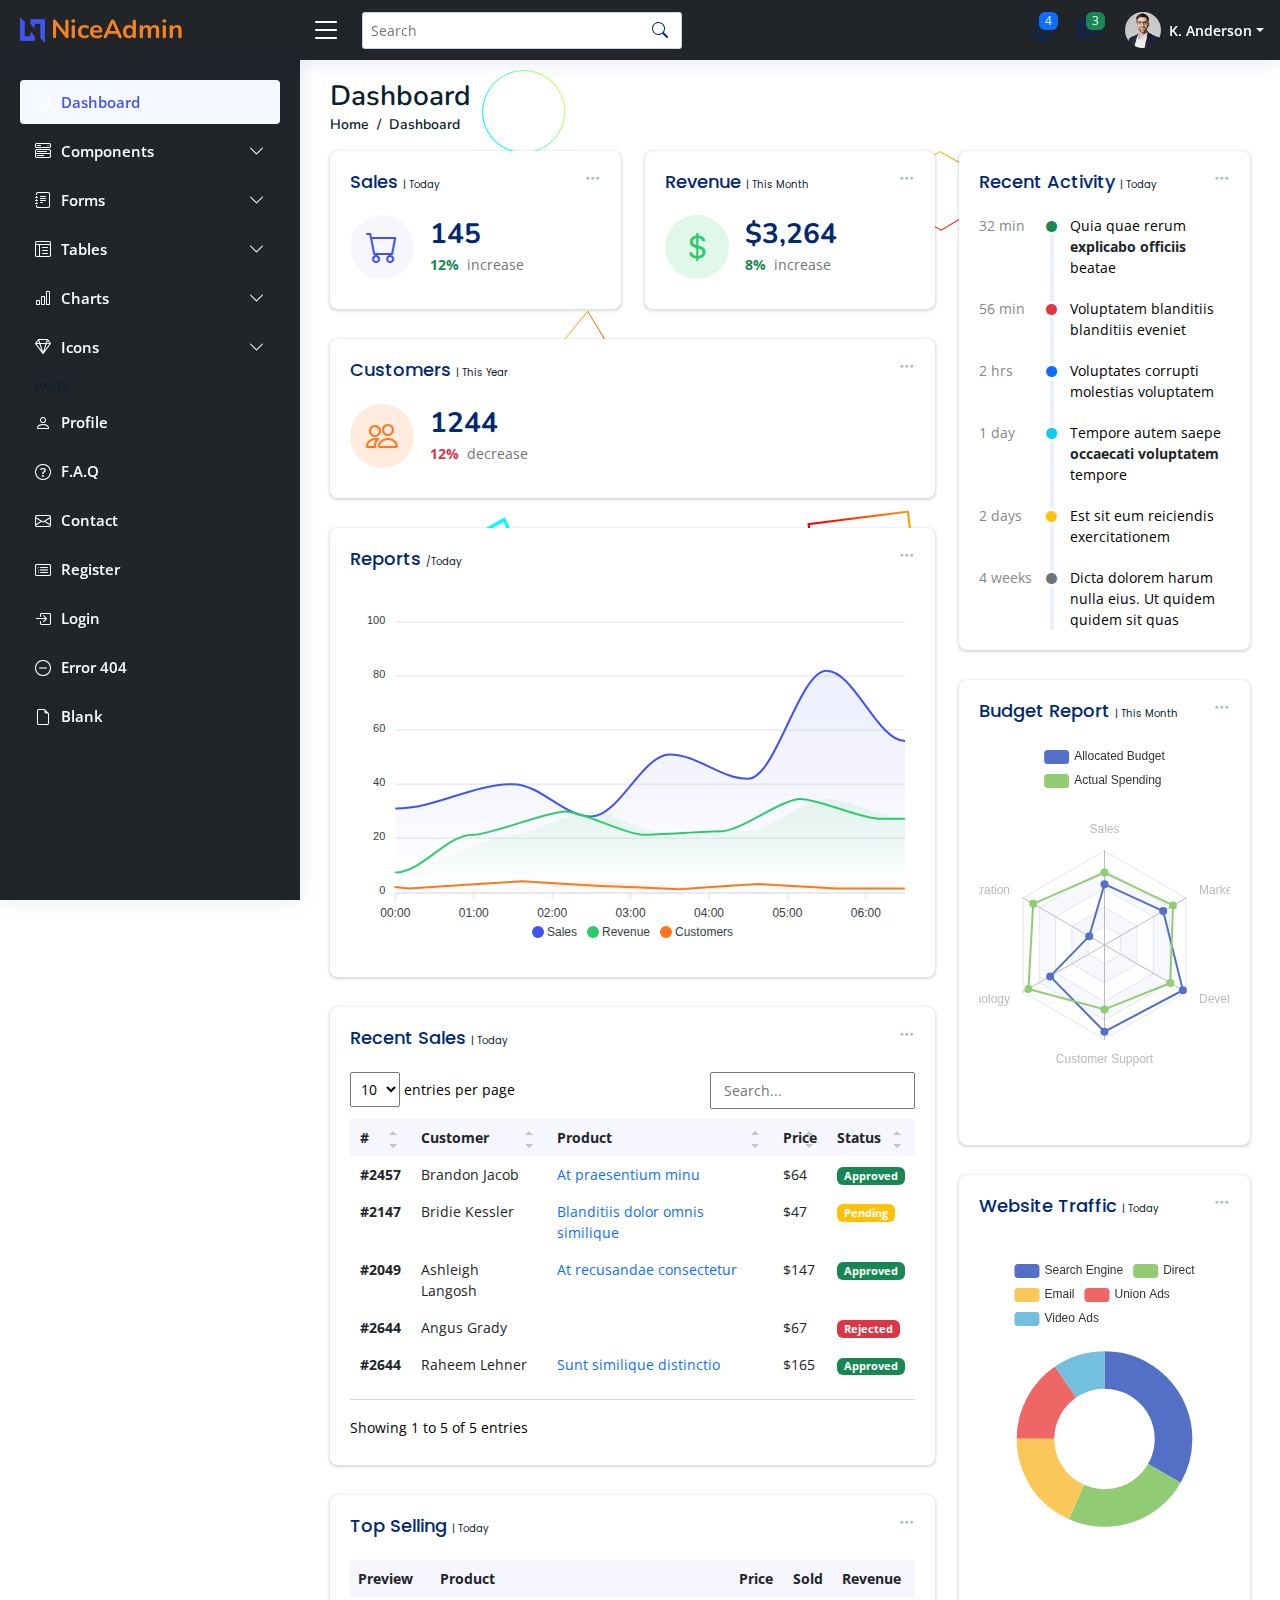
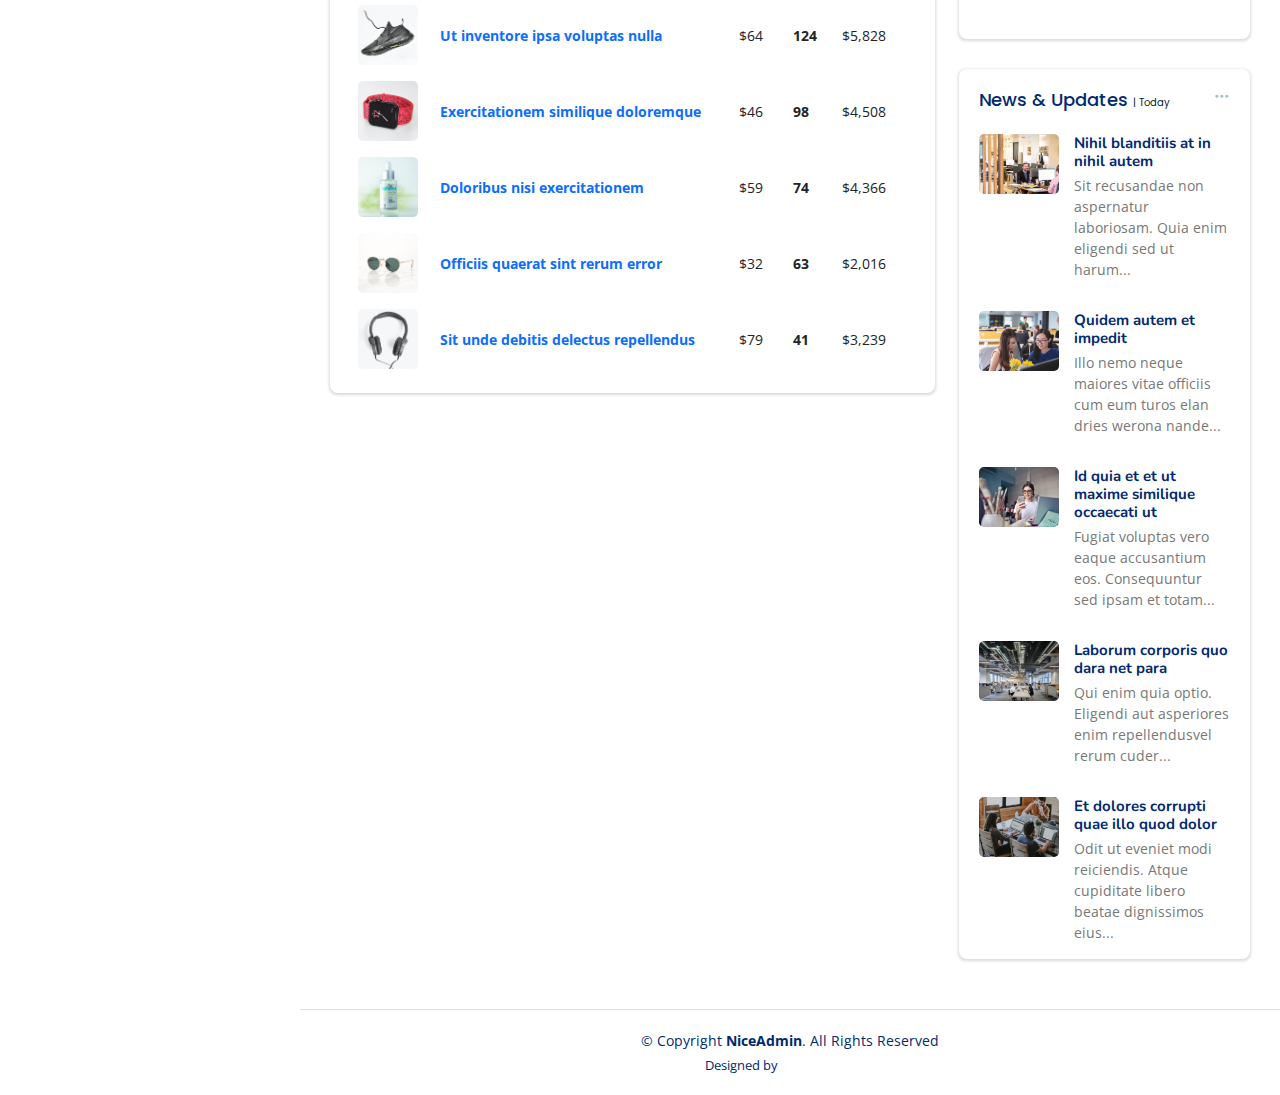
<file: public/assetsAdmin/NiceAdmin/index.html>
<!DOCTYPE html>
<html lang="en">

<head>
  <meta charset="utf-8">
  <meta content="width=device-width, initial-scale=1.0" name="viewport">

  <title>Dashboard - NiceAdmin Bootstrap Template</title>
  <meta content="" name="description">
  <meta content="" name="keywords">

  <!-- Favicons -->
  <link href="assets/img/favicon.png" rel="icon">
  <link href="assets/img/apple-touch-icon.png" rel="apple-touch-icon">

  <!-- Google Fonts -->
  <link href="https://fonts.gstatic.com" rel="preconnect">
  <link href="https://fonts.googleapis.com/css?family=Open+Sans:300,300i,400,400i,600,600i,700,700i|Nunito:300,300i,400,400i,600,600i,700,700i|Poppins:300,300i,400,400i,500,500i,600,600i,700,700i" rel="stylesheet">

  <!-- Vendor CSS Files -->
  <link href="assets/vendor/bootstrap/css/bootstrap.min.css" rel="stylesheet">
  <link href="assets/vendor/bootstrap-icons/bootstrap-icons.css" rel="stylesheet">
  <link href="assets/vendor/boxicons/css/boxicons.min.css" rel="stylesheet">
  <link href="assets/vendor/quill/quill.snow.css" rel="stylesheet">
  <link href="assets/vendor/quill/quill.bubble.css" rel="stylesheet">
  <link href="assets/vendor/remixicon/remixicon.css" rel="stylesheet">
  <link href="assets/vendor/simple-datatables/style.css" rel="stylesheet">

  <!-- Template Main CSS File -->
  <link href="assets/css/style.css" rel="stylesheet">

  <!-- =======================================================
  * Template Name: NiceAdmin - v2.4.1
  * Template URL: https://bootstrapmade.com/nice-admin-bootstrap-admin-html-template/
  * Author: BootstrapMade.com
  * License: https://bootstrapmade.com/license/
  ======================================================== -->
</head>

<body>

  <!-- ======= Header ======= -->
  <header id="header" class="header fixed-top d-flex align-items-center">

    <div class="d-flex align-items-center justify-content-between">
      <a href="index.html" class="logo d-flex align-items-center">
        <img src="assets/img/logo.png" alt="">
        <span class="d-none d-lg-block">NiceAdmin</span>
      </a>
      <i class="bi bi-list toggle-sidebar-btn"></i>
    </div><!-- End Logo -->

    <div class="search-bar">
      <form class="search-form d-flex align-items-center" method="POST" action="#">
        <input type="text" name="query" placeholder="Search" title="Enter search keyword">
        <button type="submit" title="Search"><i class="bi bi-search"></i></button>
      </form>
    </div><!-- End Search Bar -->

    <nav class="header-nav ms-auto">
      <ul class="d-flex align-items-center">

        <li class="nav-item d-block d-lg-none">
          <a class="nav-link nav-icon search-bar-toggle " href="#">
            <i class="bi bi-search"></i>
          </a>
        </li><!-- End Search Icon-->

        <li class="nav-item dropdown">

          <a class="nav-link nav-icon" href="#" data-bs-toggle="dropdown">
            <i class="bi bi-bell"></i>
            <span class="badge bg-primary badge-number">4</span>
          </a><!-- End Notification Icon -->

          <ul class="dropdown-menu dropdown-menu-end dropdown-menu-arrow notifications">
            <li class="dropdown-header">
              You have 4 new notifications
              <a href="#"><span class="badge rounded-pill bg-primary p-2 ms-2">View all</span></a>
            </li>
            <li>
              <hr class="dropdown-divider">
            </li>

            <li class="notification-item">
              <i class="bi bi-exclamation-circle text-warning"></i>
              <div>
                <h4>Lorem Ipsum</h4>
                <p>Quae dolorem earum veritatis oditseno</p>
                <p>30 min. ago</p>
              </div>
            </li>

            <li>
              <hr class="dropdown-divider">
            </li>

            <li class="notification-item">
              <i class="bi bi-x-circle text-danger"></i>
              <div>
                <h4>Atque rerum nesciunt</h4>
                <p>Quae dolorem earum veritatis oditseno</p>
                <p>1 hr. ago</p>
              </div>
            </li>

            <li>
              <hr class="dropdown-divider">
            </li>

            <li class="notification-item">
              <i class="bi bi-check-circle text-success"></i>
              <div>
                <h4>Sit rerum fuga</h4>
                <p>Quae dolorem earum veritatis oditseno</p>
                <p>2 hrs. ago</p>
              </div>
            </li>

            <li>
              <hr class="dropdown-divider">
            </li>

            <li class="notification-item">
              <i class="bi bi-info-circle text-primary"></i>
              <div>
                <h4>Dicta reprehenderit</h4>
                <p>Quae dolorem earum veritatis oditseno</p>
                <p>4 hrs. ago</p>
              </div>
            </li>

            <li>
              <hr class="dropdown-divider">
            </li>
            <li class="dropdown-footer">
              <a href="#">Show all notifications</a>
            </li>

          </ul><!-- End Notification Dropdown Items -->

        </li><!-- End Notification Nav -->

        <li class="nav-item dropdown">

          <a class="nav-link nav-icon" href="#" data-bs-toggle="dropdown">
            <i class="bi bi-chat-left-text"></i>
            <span class="badge bg-success badge-number">3</span>
          </a><!-- End Messages Icon -->

          <ul class="dropdown-menu dropdown-menu-end dropdown-menu-arrow messages">
            <li class="dropdown-header">
              You have 3 new messages
              <a href="#"><span class="badge rounded-pill bg-primary p-2 ms-2">View all</span></a>
            </li>
            <li>
              <hr class="dropdown-divider">
            </li>

            <li class="message-item">
              <a href="#">
                <img src="assets/img/messages-1.jpg" alt="" class="rounded-circle">
                <div>
                  <h4>Maria Hudson</h4>
                  <p>Velit asperiores et ducimus soluta repudiandae labore officia est ut...</p>
                  <p>4 hrs. ago</p>
                </div>
              </a>
            </li>
            <li>
              <hr class="dropdown-divider">
            </li>

            <li class="message-item">
              <a href="#">
                <img src="assets/img/messages-2.jpg" alt="" class="rounded-circle">
                <div>
                  <h4>Anna Nelson</h4>
                  <p>Velit asperiores et ducimus soluta repudiandae labore officia est ut...</p>
                  <p>6 hrs. ago</p>
                </div>
              </a>
            </li>
            <li>
              <hr class="dropdown-divider">
            </li>

            <li class="message-item">
              <a href="#">
                <img src="assets/img/messages-3.jpg" alt="" class="rounded-circle">
                <div>
                  <h4>David Muldon</h4>
                  <p>Velit asperiores et ducimus soluta repudiandae labore officia est ut...</p>
                  <p>8 hrs. ago</p>
                </div>
              </a>
            </li>
            <li>
              <hr class="dropdown-divider">
            </li>

            <li class="dropdown-footer">
              <a href="#">Show all messages</a>
            </li>

          </ul><!-- End Messages Dropdown Items -->

        </li><!-- End Messages Nav -->

        <li class="nav-item dropdown pe-3">

          <a class="nav-link nav-profile d-flex align-items-center pe-0" href="#" data-bs-toggle="dropdown">
            <img src="assets/img/profile-img.jpg" alt="Profile" class="rounded-circle">
            <span class="d-none d-md-block dropdown-toggle ps-2">K. Anderson</span>
          </a><!-- End Profile Iamge Icon -->

          <ul class="dropdown-menu dropdown-menu-end dropdown-menu-arrow profile">
            <li class="dropdown-header">
              <h6>Kevin Anderson</h6>
              <span>Web Designer</span>
            </li>
            <li>
              <hr class="dropdown-divider">
            </li>

            <li>
              <a class="dropdown-item d-flex align-items-center" href="users-profile.html">
                <i class="bi bi-person"></i>
                <span>My Profile</span>
              </a>
            </li>
            <li>
              <hr class="dropdown-divider">
            </li>

            <li>
              <a class="dropdown-item d-flex align-items-center" href="users-profile.html">
                <i class="bi bi-gear"></i>
                <span>Account Settings</span>
              </a>
            </li>
            <li>
              <hr class="dropdown-divider">
            </li>

            <li>
              <a class="dropdown-item d-flex align-items-center" href="pages-faq.html">
                <i class="bi bi-question-circle"></i>
                <span>Need Help?</span>
              </a>
            </li>
            <li>
              <hr class="dropdown-divider">
            </li>

            <li>
              <a class="dropdown-item d-flex align-items-center" href="#">
                <i class="bi bi-box-arrow-right"></i>
                <span>Sign Out</span>
              </a>
            </li>

          </ul><!-- End Profile Dropdown Items -->
        </li><!-- End Profile Nav -->

      </ul>
    </nav><!-- End Icons Navigation -->

  </header><!-- End Header -->

  <!-- ======= Sidebar ======= -->
  <aside id="sidebar" class="sidebar">

    <ul class="sidebar-nav" id="sidebar-nav">

      <li class="nav-item">
        <a class="nav-link " href="index.html">
          <i class="bi bi-grid"></i>
          <span>Dashboard</span>
        </a>
      </li><!-- End Dashboard Nav -->

      <li class="nav-item">
        <a class="nav-link collapsed" data-bs-target="#components-nav" data-bs-toggle="collapse" href="#">
          <i class="bi bi-menu-button-wide"></i><span>Components</span><i class="bi bi-chevron-down ms-auto"></i>
        </a>
        <ul id="components-nav" class="nav-content collapse " data-bs-parent="#sidebar-nav">
          <li>
            <a href="components-alerts.html">
              <i class="bi bi-circle"></i><span>Alerts</span>
            </a>
          </li>
          <li>
            <a href="components-accordion.html">
              <i class="bi bi-circle"></i><span>Accordion</span>
            </a>
          </li>
          <li>
            <a href="components-badges.html">
              <i class="bi bi-circle"></i><span>Badges</span>
            </a>
          </li>
          <li>
            <a href="components-breadcrumbs.html">
              <i class="bi bi-circle"></i><span>Breadcrumbs</span>
            </a>
          </li>
          <li>
            <a href="components-buttons.html">
              <i class="bi bi-circle"></i><span>Buttons</span>
            </a>
          </li>
          <li>
            <a href="components-cards.html">
              <i class="bi bi-circle"></i><span>Cards</span>
            </a>
          </li>
          <li>
            <a href="components-carousel.html">
              <i class="bi bi-circle"></i><span>Carousel</span>
            </a>
          </li>
          <li>
            <a href="components-list-group.html">
              <i class="bi bi-circle"></i><span>List group</span>
            </a>
          </li>
          <li>
            <a href="components-modal.html">
              <i class="bi bi-circle"></i><span>Modal</span>
            </a>
          </li>
          <li>
            <a href="components-tabs.html">
              <i class="bi bi-circle"></i><span>Tabs</span>
            </a>
          </li>
          <li>
            <a href="components-pagination.html">
              <i class="bi bi-circle"></i><span>Pagination</span>
            </a>
          </li>
          <li>
            <a href="components-progress.html">
              <i class="bi bi-circle"></i><span>Progress</span>
            </a>
          </li>
          <li>
            <a href="components-spinners.html">
              <i class="bi bi-circle"></i><span>Spinners</span>
            </a>
          </li>
          <li>
            <a href="components-tooltips.html">
              <i class="bi bi-circle"></i><span>Tooltips</span>
            </a>
          </li>
        </ul>
      </li><!-- End Components Nav -->

      <li class="nav-item">
        <a class="nav-link collapsed" data-bs-target="#forms-nav" data-bs-toggle="collapse" href="#">
          <i class="bi bi-journal-text"></i><span>Forms</span><i class="bi bi-chevron-down ms-auto"></i>
        </a>
        <ul id="forms-nav" class="nav-content collapse " data-bs-parent="#sidebar-nav">
          <li>
            <a href="forms-elements.html">
              <i class="bi bi-circle"></i><span>Form Elements</span>
            </a>
          </li>
          <li>
            <a href="forms-layouts.html">
              <i class="bi bi-circle"></i><span>Form Layouts</span>
            </a>
          </li>
          <li>
            <a href="forms-editors.html">
              <i class="bi bi-circle"></i><span>Form Editors</span>
            </a>
          </li>
          <li>
            <a href="forms-validation.html">
              <i class="bi bi-circle"></i><span>Form Validation</span>
            </a>
          </li>
        </ul>
      </li><!-- End Forms Nav -->

      <li class="nav-item">
        <a class="nav-link collapsed" data-bs-target="#tables-nav" data-bs-toggle="collapse" href="#">
          <i class="bi bi-layout-text-window-reverse"></i><span>Tables</span><i class="bi bi-chevron-down ms-auto"></i>
        </a>
        <ul id="tables-nav" class="nav-content collapse " data-bs-parent="#sidebar-nav">
          <li>
            <a href="tables-general.html">
              <i class="bi bi-circle"></i><span>General Tables</span>
            </a>
          </li>
          <li>
            <a href="tables-data.html">
              <i class="bi bi-circle"></i><span>Data Tables</span>
            </a>
          </li>
        </ul>
      </li><!-- End Tables Nav -->

      <li class="nav-item">
        <a class="nav-link collapsed" data-bs-target="#charts-nav" data-bs-toggle="collapse" href="#">
          <i class="bi bi-bar-chart"></i><span>Charts</span><i class="bi bi-chevron-down ms-auto"></i>
        </a>
        <ul id="charts-nav" class="nav-content collapse " data-bs-parent="#sidebar-nav">
          <li>
            <a href="charts-chartjs.html">
              <i class="bi bi-circle"></i><span>Chart.js</span>
            </a>
          </li>
          <li>
            <a href="charts-apexcharts.html">
              <i class="bi bi-circle"></i><span>ApexCharts</span>
            </a>
          </li>
          <li>
            <a href="charts-echarts.html">
              <i class="bi bi-circle"></i><span>ECharts</span>
            </a>
          </li>
        </ul>
      </li><!-- End Charts Nav -->

      <li class="nav-item">
        <a class="nav-link collapsed" data-bs-target="#icons-nav" data-bs-toggle="collapse" href="#">
          <i class="bi bi-gem"></i><span>Icons</span><i class="bi bi-chevron-down ms-auto"></i>
        </a>
        <ul id="icons-nav" class="nav-content collapse " data-bs-parent="#sidebar-nav">
          <li>
            <a href="icons-bootstrap.html">
              <i class="bi bi-circle"></i><span>Bootstrap Icons</span>
            </a>
          </li>
          <li>
            <a href="icons-remix.html">
              <i class="bi bi-circle"></i><span>Remix Icons</span>
            </a>
          </li>
          <li>
            <a href="icons-boxicons.html">
              <i class="bi bi-circle"></i><span>Boxicons</span>
            </a>
          </li>
        </ul>
      </li><!-- End Icons Nav -->

      <li class="nav-heading">Pages</li>

      <li class="nav-item">
        <a class="nav-link collapsed" href="users-profile.html">
          <i class="bi bi-person"></i>
          <span>Profile</span>
        </a>
      </li><!-- End Profile Page Nav -->

      <li class="nav-item">
        <a class="nav-link collapsed" href="pages-faq.html">
          <i class="bi bi-question-circle"></i>
          <span>F.A.Q</span>
        </a>
      </li><!-- End F.A.Q Page Nav -->

      <li class="nav-item">
        <a class="nav-link collapsed" href="pages-contact.html">
          <i class="bi bi-envelope"></i>
          <span>Contact</span>
        </a>
      </li><!-- End Contact Page Nav -->

      <li class="nav-item">
        <a class="nav-link collapsed" href="pages-register.html">
          <i class="bi bi-card-list"></i>
          <span>Register</span>
        </a>
      </li><!-- End Register Page Nav -->

      <li class="nav-item">
        <a class="nav-link collapsed" href="pages-login.html">
          <i class="bi bi-box-arrow-in-right"></i>
          <span>Login</span>
        </a>
      </li><!-- End Login Page Nav -->

      <li class="nav-item">
        <a class="nav-link collapsed" href="pages-error-404.html">
          <i class="bi bi-dash-circle"></i>
          <span>Error 404</span>
        </a>
      </li><!-- End Error 404 Page Nav -->

      <li class="nav-item">
        <a class="nav-link collapsed" href="pages-blank.html">
          <i class="bi bi-file-earmark"></i>
          <span>Blank</span>
        </a>
      </li><!-- End Blank Page Nav -->

    </ul>

  </aside><!-- End Sidebar-->

  <main id="main" class="main">

    <div class="pagetitle">
      <h1>Dashboard</h1>
      <nav>
        <ol class="breadcrumb">
          <li class="breadcrumb-item"><a href="index.html">Home</a></li>
          <li class="breadcrumb-item active">Dashboard</li>
        </ol>
      </nav>
    </div><!-- End Page Title -->

    <section class="section dashboard">
      <div class="row">

        <!-- Left side columns -->
        <div class="col-lg-8">
          <div class="row">

            <!-- Sales Card -->
            <div class="col-xxl-4 col-md-6">
              <div class="card info-card sales-card">

                <div class="filter">
                  <a class="icon" href="#" data-bs-toggle="dropdown"><i class="bi bi-three-dots"></i></a>
                  <ul class="dropdown-menu dropdown-menu-end dropdown-menu-arrow">
                    <li class="dropdown-header text-start">
                      <h6>Filter</h6>
                    </li>

                    <li><a class="dropdown-item" href="#">Today</a></li>
                    <li><a class="dropdown-item" href="#">This Month</a></li>
                    <li><a class="dropdown-item" href="#">This Year</a></li>
                  </ul>
                </div>

                <div class="card-body">
                  <h5 class="card-title">Sales <span>| Today</span></h5>

                  <div class="d-flex align-items-center">
                    <div class="card-icon rounded-circle d-flex align-items-center justify-content-center">
                      <i class="bi bi-cart"></i>
                    </div>
                    <div class="ps-3">
                      <h6>145</h6>
                      <span class="text-success small pt-1 fw-bold">12%</span> <span class="text-muted small pt-2 ps-1">increase</span>

                    </div>
                  </div>
                </div>

              </div>
            </div><!-- End Sales Card -->

            <!-- Revenue Card -->
            <div class="col-xxl-4 col-md-6">
              <div class="card info-card revenue-card">

                <div class="filter">
                  <a class="icon" href="#" data-bs-toggle="dropdown"><i class="bi bi-three-dots"></i></a>
                  <ul class="dropdown-menu dropdown-menu-end dropdown-menu-arrow">
                    <li class="dropdown-header text-start">
                      <h6>Filter</h6>
                    </li>

                    <li><a class="dropdown-item" href="#">Today</a></li>
                    <li><a class="dropdown-item" href="#">This Month</a></li>
                    <li><a class="dropdown-item" href="#">This Year</a></li>
                  </ul>
                </div>

                <div class="card-body">
                  <h5 class="card-title">Revenue <span>| This Month</span></h5>

                  <div class="d-flex align-items-center">
                    <div class="card-icon rounded-circle d-flex align-items-center justify-content-center">
                      <i class="bi bi-currency-dollar"></i>
                    </div>
                    <div class="ps-3">
                      <h6>$3,264</h6>
                      <span class="text-success small pt-1 fw-bold">8%</span> <span class="text-muted small pt-2 ps-1">increase</span>

                    </div>
                  </div>
                </div>

              </div>
            </div><!-- End Revenue Card -->

            <!-- Customers Card -->
            <div class="col-xxl-4 col-xl-12">

              <div class="card info-card customers-card">

                <div class="filter">
                  <a class="icon" href="#" data-bs-toggle="dropdown"><i class="bi bi-three-dots"></i></a>
                  <ul class="dropdown-menu dropdown-menu-end dropdown-menu-arrow">
                    <li class="dropdown-header text-start">
                      <h6>Filter</h6>
                    </li>

                    <li><a class="dropdown-item" href="#">Today</a></li>
                    <li><a class="dropdown-item" href="#">This Month</a></li>
                    <li><a class="dropdown-item" href="#">This Year</a></li>
                  </ul>
                </div>

                <div class="card-body">
                  <h5 class="card-title">Customers <span>| This Year</span></h5>

                  <div class="d-flex align-items-center">
                    <div class="card-icon rounded-circle d-flex align-items-center justify-content-center">
                      <i class="bi bi-people"></i>
                    </div>
                    <div class="ps-3">
                      <h6>1244</h6>
                      <span class="text-danger small pt-1 fw-bold">12%</span> <span class="text-muted small pt-2 ps-1">decrease</span>

                    </div>
                  </div>

                </div>
              </div>

            </div><!-- End Customers Card -->

            <!-- Reports -->
            <div class="col-12">
              <div class="card">

                <div class="filter">
                  <a class="icon" href="#" data-bs-toggle="dropdown"><i class="bi bi-three-dots"></i></a>
                  <ul class="dropdown-menu dropdown-menu-end dropdown-menu-arrow">
                    <li class="dropdown-header text-start">
                      <h6>Filter</h6>
                    </li>

                    <li><a class="dropdown-item" href="#">Today</a></li>
                    <li><a class="dropdown-item" href="#">This Month</a></li>
                    <li><a class="dropdown-item" href="#">This Year</a></li>
                  </ul>
                </div>

                <div class="card-body">
                  <h5 class="card-title">Reports <span>/Today</span></h5>

                  <!-- Line Chart -->
                  <div id="reportsChart"></div>

                  <script>
                    document.addEventListener("DOMContentLoaded", () => {
                      new ApexCharts(document.querySelector("#reportsChart"), {
                        series: [{
                          name: 'Sales',
                          data: [31, 40, 28, 51, 42, 82, 56],
                        }, {
                          name: 'Revenue',
                          data: [11, 32, 45, 32, 34, 52, 41]
                        }, {
                          name: 'Customers',
                          data: [15, 11, 32, 18, 9, 24, 11]
                        }],
                        chart: {
                          height: 350,
                          type: 'area',
                          toolbar: {
                            show: false
                          },
                        },
                        markers: {
                          size: 4
                        },
                        colors: ['#4154f1', '#2eca6a', '#ff771d'],
                        fill: {
                          type: "gradient",
                          gradient: {
                            shadeIntensity: 1,
                            opacityFrom: 0.3,
                            opacityTo: 0.4,
                            stops: [0, 90, 100]
                          }
                        },
                        dataLabels: {
                          enabled: false
                        },
                        stroke: {
                          curve: 'smooth',
                          width: 2
                        },
                        xaxis: {
                          type: 'datetime',
                          categories: ["2018-09-19T00:00:00.000Z", "2018-09-19T01:30:00.000Z", "2018-09-19T02:30:00.000Z", "2018-09-19T03:30:00.000Z", "2018-09-19T04:30:00.000Z", "2018-09-19T05:30:00.000Z", "2018-09-19T06:30:00.000Z"]
                        },
                        tooltip: {
                          x: {
                            format: 'dd/MM/yy HH:mm'
                          },
                        }
                      }).render();
                    });
                  </script>
                  <!-- End Line Chart -->

                </div>

              </div>
            </div><!-- End Reports -->

            <!-- Recent Sales -->
            <div class="col-12">
              <div class="card recent-sales overflow-auto">

                <div class="filter">
                  <a class="icon" href="#" data-bs-toggle="dropdown"><i class="bi bi-three-dots"></i></a>
                  <ul class="dropdown-menu dropdown-menu-end dropdown-menu-arrow">
                    <li class="dropdown-header text-start">
                      <h6>Filter</h6>
                    </li>

                    <li><a class="dropdown-item" href="#">Today</a></li>
                    <li><a class="dropdown-item" href="#">This Month</a></li>
                    <li><a class="dropdown-item" href="#">This Year</a></li>
                  </ul>
                </div>

                <div class="card-body">
                  <h5 class="card-title">Recent Sales <span>| Today</span></h5>

                  <table class="table table-borderless datatable">
                    <thead>
                      <tr>
                        <th scope="col">#</th>
                        <th scope="col">Customer</th>
                        <th scope="col">Product</th>
                        <th scope="col">Price</th>
                        <th scope="col">Status</th>
                      </tr>
                    </thead>
                    <tbody>
                      <tr>
                        <th scope="row"><a href="#">#2457</a></th>
                        <td>Brandon Jacob</td>
                        <td><a href="#" class="text-primary">At praesentium minu</a></td>
                        <td>$64</td>
                        <td><span class="badge bg-success">Approved</span></td>
                      </tr>
                      <tr>
                        <th scope="row"><a href="#">#2147</a></th>
                        <td>Bridie Kessler</td>
                        <td><a href="#" class="text-primary">Blanditiis dolor omnis similique</a></td>
                        <td>$47</td>
                        <td><span class="badge bg-warning">Pending</span></td>
                      </tr>
                      <tr>
                        <th scope="row"><a href="#">#2049</a></th>
                        <td>Ashleigh Langosh</td>
                        <td><a href="#" class="text-primary">At recusandae consectetur</a></td>
                        <td>$147</td>
                        <td><span class="badge bg-success">Approved</span></td>
                      </tr>
                      <tr>
                        <th scope="row"><a href="#">#2644</a></th>
                        <td>Angus Grady</td>
                        <td><a href="#" class="text-primar">Ut voluptatem id earum et</a></td>
                        <td>$67</td>
                        <td><span class="badge bg-danger">Rejected</span></td>
                      </tr>
                      <tr>
                        <th scope="row"><a href="#">#2644</a></th>
                        <td>Raheem Lehner</td>
                        <td><a href="#" class="text-primary">Sunt similique distinctio</a></td>
                        <td>$165</td>
                        <td><span class="badge bg-success">Approved</span></td>
                      </tr>
                    </tbody>
                  </table>

                </div>

              </div>
            </div><!-- End Recent Sales -->

            <!-- Top Selling -->
            <div class="col-12">
              <div class="card top-selling overflow-auto">

                <div class="filter">
                  <a class="icon" href="#" data-bs-toggle="dropdown"><i class="bi bi-three-dots"></i></a>
                  <ul class="dropdown-menu dropdown-menu-end dropdown-menu-arrow">
                    <li class="dropdown-header text-start">
                      <h6>Filter</h6>
                    </li>

                    <li><a class="dropdown-item" href="#">Today</a></li>
                    <li><a class="dropdown-item" href="#">This Month</a></li>
                    <li><a class="dropdown-item" href="#">This Year</a></li>
                  </ul>
                </div>

                <div class="card-body pb-0">
                  <h5 class="card-title">Top Selling <span>| Today</span></h5>

                  <table class="table table-borderless">
                    <thead>
                      <tr>
                        <th scope="col">Preview</th>
                        <th scope="col">Product</th>
                        <th scope="col">Price</th>
                        <th scope="col">Sold</th>
                        <th scope="col">Revenue</th>
                      </tr>
                    </thead>
                    <tbody>
                      <tr>
                        <th scope="row"><a href="#"><img src="assets/img/product-1.jpg" alt=""></a></th>
                        <td><a href="#" class="text-primary fw-bold">Ut inventore ipsa voluptas nulla</a></td>
                        <td>$64</td>
                        <td class="fw-bold">124</td>
                        <td>$5,828</td>
                      </tr>
                      <tr>
                        <th scope="row"><a href="#"><img src="assets/img/product-2.jpg" alt=""></a></th>
                        <td><a href="#" class="text-primary fw-bold">Exercitationem similique doloremque</a></td>
                        <td>$46</td>
                        <td class="fw-bold">98</td>
                        <td>$4,508</td>
                      </tr>
                      <tr>
                        <th scope="row"><a href="#"><img src="assets/img/product-3.jpg" alt=""></a></th>
                        <td><a href="#" class="text-primary fw-bold">Doloribus nisi exercitationem</a></td>
                        <td>$59</td>
                        <td class="fw-bold">74</td>
                        <td>$4,366</td>
                      </tr>
                      <tr>
                        <th scope="row"><a href="#"><img src="assets/img/product-4.jpg" alt=""></a></th>
                        <td><a href="#" class="text-primary fw-bold">Officiis quaerat sint rerum error</a></td>
                        <td>$32</td>
                        <td class="fw-bold">63</td>
                        <td>$2,016</td>
                      </tr>
                      <tr>
                        <th scope="row"><a href="#"><img src="assets/img/product-5.jpg" alt=""></a></th>
                        <td><a href="#" class="text-primary fw-bold">Sit unde debitis delectus repellendus</a></td>
                        <td>$79</td>
                        <td class="fw-bold">41</td>
                        <td>$3,239</td>
                      </tr>
                    </tbody>
                  </table>

                </div>

              </div>
            </div><!-- End Top Selling -->

          </div>
        </div><!-- End Left side columns -->

        <!-- Right side columns -->
        <div class="col-lg-4">

          <!-- Recent Activity -->
          <div class="card">
            <div class="filter">
              <a class="icon" href="#" data-bs-toggle="dropdown"><i class="bi bi-three-dots"></i></a>
              <ul class="dropdown-menu dropdown-menu-end dropdown-menu-arrow">
                <li class="dropdown-header text-start">
                  <h6>Filter</h6>
                </li>

                <li><a class="dropdown-item" href="#">Today</a></li>
                <li><a class="dropdown-item" href="#">This Month</a></li>
                <li><a class="dropdown-item" href="#">This Year</a></li>
              </ul>
            </div>

            <div class="card-body">
              <h5 class="card-title">Recent Activity <span>| Today</span></h5>

              <div class="activity">

                <div class="activity-item d-flex">
                  <div class="activite-label">32 min</div>
                  <i class='bi bi-circle-fill activity-badge text-success align-self-start'></i>
                  <div class="activity-content">
                    Quia quae rerum <a href="#" class="fw-bold text-dark">explicabo officiis</a> beatae
                  </div>
                </div><!-- End activity item-->

                <div class="activity-item d-flex">
                  <div class="activite-label">56 min</div>
                  <i class='bi bi-circle-fill activity-badge text-danger align-self-start'></i>
                  <div class="activity-content">
                    Voluptatem blanditiis blanditiis eveniet
                  </div>
                </div><!-- End activity item-->

                <div class="activity-item d-flex">
                  <div class="activite-label">2 hrs</div>
                  <i class='bi bi-circle-fill activity-badge text-primary align-self-start'></i>
                  <div class="activity-content">
                    Voluptates corrupti molestias voluptatem
                  </div>
                </div><!-- End activity item-->

                <div class="activity-item d-flex">
                  <div class="activite-label">1 day</div>
                  <i class='bi bi-circle-fill activity-badge text-info align-self-start'></i>
                  <div class="activity-content">
                    Tempore autem saepe <a href="#" class="fw-bold text-dark">occaecati voluptatem</a> tempore
                  </div>
                </div><!-- End activity item-->

                <div class="activity-item d-flex">
                  <div class="activite-label">2 days</div>
                  <i class='bi bi-circle-fill activity-badge text-warning align-self-start'></i>
                  <div class="activity-content">
                    Est sit eum reiciendis exercitationem
                  </div>
                </div><!-- End activity item-->

                <div class="activity-item d-flex">
                  <div class="activite-label">4 weeks</div>
                  <i class='bi bi-circle-fill activity-badge text-muted align-self-start'></i>
                  <div class="activity-content">
                    Dicta dolorem harum nulla eius. Ut quidem quidem sit quas
                  </div>
                </div><!-- End activity item-->

              </div>

            </div>
          </div><!-- End Recent Activity -->

          <!-- Budget Report -->
          <div class="card">
            <div class="filter">
              <a class="icon" href="#" data-bs-toggle="dropdown"><i class="bi bi-three-dots"></i></a>
              <ul class="dropdown-menu dropdown-menu-end dropdown-menu-arrow">
                <li class="dropdown-header text-start">
                  <h6>Filter</h6>
                </li>

                <li><a class="dropdown-item" href="#">Today</a></li>
                <li><a class="dropdown-item" href="#">This Month</a></li>
                <li><a class="dropdown-item" href="#">This Year</a></li>
              </ul>
            </div>

            <div class="card-body pb-0">
              <h5 class="card-title">Budget Report <span>| This Month</span></h5>

              <div id="budgetChart" style="min-height: 400px;" class="echart"></div>

              <script>
                document.addEventListener("DOMContentLoaded", () => {
                  var budgetChart = echarts.init(document.querySelector("#budgetChart")).setOption({
                    legend: {
                      data: ['Allocated Budget', 'Actual Spending']
                    },
                    radar: {
                      // shape: 'circle',
                      indicator: [{
                          name: 'Sales',
                          max: 6500
                        },
                        {
                          name: 'Administration',
                          max: 16000
                        },
                        {
                          name: 'Information Technology',
                          max: 30000
                        },
                        {
                          name: 'Customer Support',
                          max: 38000
                        },
                        {
                          name: 'Development',
                          max: 52000
                        },
                        {
                          name: 'Marketing',
                          max: 25000
                        }
                      ]
                    },
                    series: [{
                      name: 'Budget vs spending',
                      type: 'radar',
                      data: [{
                          value: [4200, 3000, 20000, 35000, 50000, 18000],
                          name: 'Allocated Budget'
                        },
                        {
                          value: [5000, 14000, 28000, 26000, 42000, 21000],
                          name: 'Actual Spending'
                        }
                      ]
                    }]
                  });
                });
              </script>

            </div>
          </div><!-- End Budget Report -->

          <!-- Website Traffic -->
          <div class="card">
            <div class="filter">
              <a class="icon" href="#" data-bs-toggle="dropdown"><i class="bi bi-three-dots"></i></a>
              <ul class="dropdown-menu dropdown-menu-end dropdown-menu-arrow">
                <li class="dropdown-header text-start">
                  <h6>Filter</h6>
                </li>

                <li><a class="dropdown-item" href="#">Today</a></li>
                <li><a class="dropdown-item" href="#">This Month</a></li>
                <li><a class="dropdown-item" href="#">This Year</a></li>
              </ul>
            </div>

            <div class="card-body pb-0">
              <h5 class="card-title">Website Traffic <span>| Today</span></h5>

              <div id="trafficChart" style="min-height: 400px;" class="echart"></div>

              <script>
                document.addEventListener("DOMContentLoaded", () => {
                  echarts.init(document.querySelector("#trafficChart")).setOption({
                    tooltip: {
                      trigger: 'item'
                    },
                    legend: {
                      top: '5%',
                      left: 'center'
                    },
                    series: [{
                      name: 'Access From',
                      type: 'pie',
                      radius: ['40%', '70%'],
                      avoidLabelOverlap: false,
                      label: {
                        show: false,
                        position: 'center'
                      },
                      emphasis: {
                        label: {
                          show: true,
                          fontSize: '18',
                          fontWeight: 'bold'
                        }
                      },
                      labelLine: {
                        show: false
                      },
                      data: [{
                          value: 1048,
                          name: 'Search Engine'
                        },
                        {
                          value: 735,
                          name: 'Direct'
                        },
                        {
                          value: 580,
                          name: 'Email'
                        },
                        {
                          value: 484,
                          name: 'Union Ads'
                        },
                        {
                          value: 300,
                          name: 'Video Ads'
                        }
                      ]
                    }]
                  });
                });
              </script>

            </div>
          </div><!-- End Website Traffic -->

          <!-- News & Updates Traffic -->
          <div class="card">
            <div class="filter">
              <a class="icon" href="#" data-bs-toggle="dropdown"><i class="bi bi-three-dots"></i></a>
              <ul class="dropdown-menu dropdown-menu-end dropdown-menu-arrow">
                <li class="dropdown-header text-start">
                  <h6>Filter</h6>
                </li>

                <li><a class="dropdown-item" href="#">Today</a></li>
                <li><a class="dropdown-item" href="#">This Month</a></li>
                <li><a class="dropdown-item" href="#">This Year</a></li>
              </ul>
            </div>

            <div class="card-body pb-0">
              <h5 class="card-title">News &amp; Updates <span>| Today</span></h5>

              <div class="news">
                <div class="post-item clearfix">
                  <img src="assets/img/news-1.jpg" alt="">
                  <h4><a href="#">Nihil blanditiis at in nihil autem</a></h4>
                  <p>Sit recusandae non aspernatur laboriosam. Quia enim eligendi sed ut harum...</p>
                </div>

                <div class="post-item clearfix">
                  <img src="assets/img/news-2.jpg" alt="">
                  <h4><a href="#">Quidem autem et impedit</a></h4>
                  <p>Illo nemo neque maiores vitae officiis cum eum turos elan dries werona nande...</p>
                </div>

                <div class="post-item clearfix">
                  <img src="assets/img/news-3.jpg" alt="">
                  <h4><a href="#">Id quia et et ut maxime similique occaecati ut</a></h4>
                  <p>Fugiat voluptas vero eaque accusantium eos. Consequuntur sed ipsam et totam...</p>
                </div>

                <div class="post-item clearfix">
                  <img src="assets/img/news-4.jpg" alt="">
                  <h4><a href="#">Laborum corporis quo dara net para</a></h4>
                  <p>Qui enim quia optio. Eligendi aut asperiores enim repellendusvel rerum cuder...</p>
                </div>

                <div class="post-item clearfix">
                  <img src="assets/img/news-5.jpg" alt="">
                  <h4><a href="#">Et dolores corrupti quae illo quod dolor</a></h4>
                  <p>Odit ut eveniet modi reiciendis. Atque cupiditate libero beatae dignissimos eius...</p>
                </div>

              </div><!-- End sidebar recent posts-->

            </div>
          </div><!-- End News & Updates -->

        </div><!-- End Right side columns -->

      </div>
    </section>

  </main><!-- End #main -->

  <!-- ======= Footer ======= -->
  <footer id="footer" class="footer">
    <div class="copyright">
      &copy; Copyright <strong><span>NiceAdmin</span></strong>. All Rights Reserved
    </div>
    <div class="credits">
      <!-- All the links in the footer should remain intact. -->
      <!-- You can delete the links only if you purchased the pro version. -->
      <!-- Licensing information: https://bootstrapmade.com/license/ -->
      <!-- Purchase the pro version with working PHP/AJAX contact form: https://bootstrapmade.com/nice-admin-bootstrap-admin-html-template/ -->
      Designed by <a href="https://bootstrapmade.com/">BootstrapMade</a>
    </div>
  </footer><!-- End Footer -->

  <a href="#" class="back-to-top d-flex align-items-center justify-content-center"><i class="bi bi-arrow-up-short"></i></a>

  <!-- Vendor JS Files -->
  <script src="assets/vendor/apexcharts/apexcharts.min.js"></script>
  <script src="assets/vendor/bootstrap/js/bootstrap.bundle.min.js"></script>
  <script src="assets/vendor/chart.js/chart.min.js"></script>
  <script src="assets/vendor/echarts/echarts.min.js"></script>
  <script src="assets/vendor/quill/quill.min.js"></script>
  <script src="assets/vendor/simple-datatables/simple-datatables.js"></script>
  <script src="assets/vendor/tinymce/tinymce.min.js"></script>
  <script src="assets/vendor/php-email-form/validate.js"></script>

  <!-- Template Main JS File -->
  <script src="assets/js/main.js"></script>

</body>

</html>
</file>
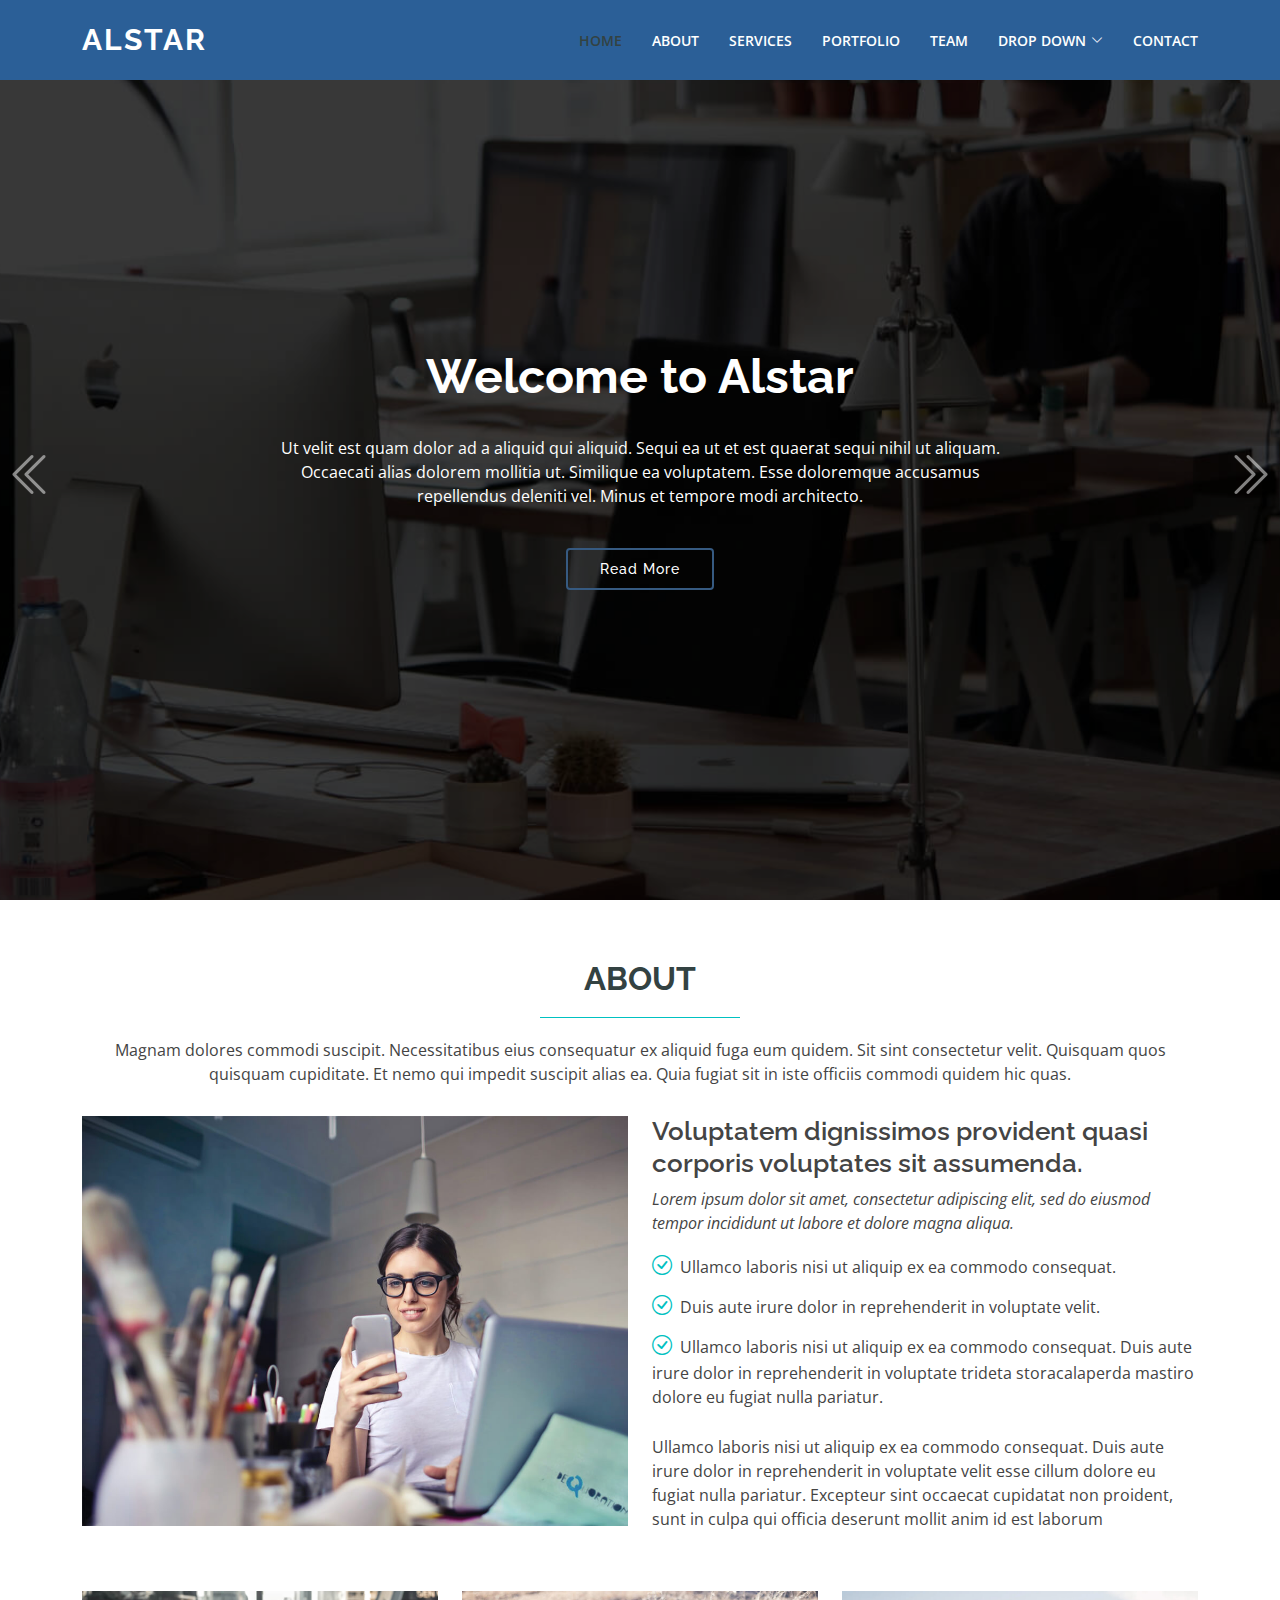
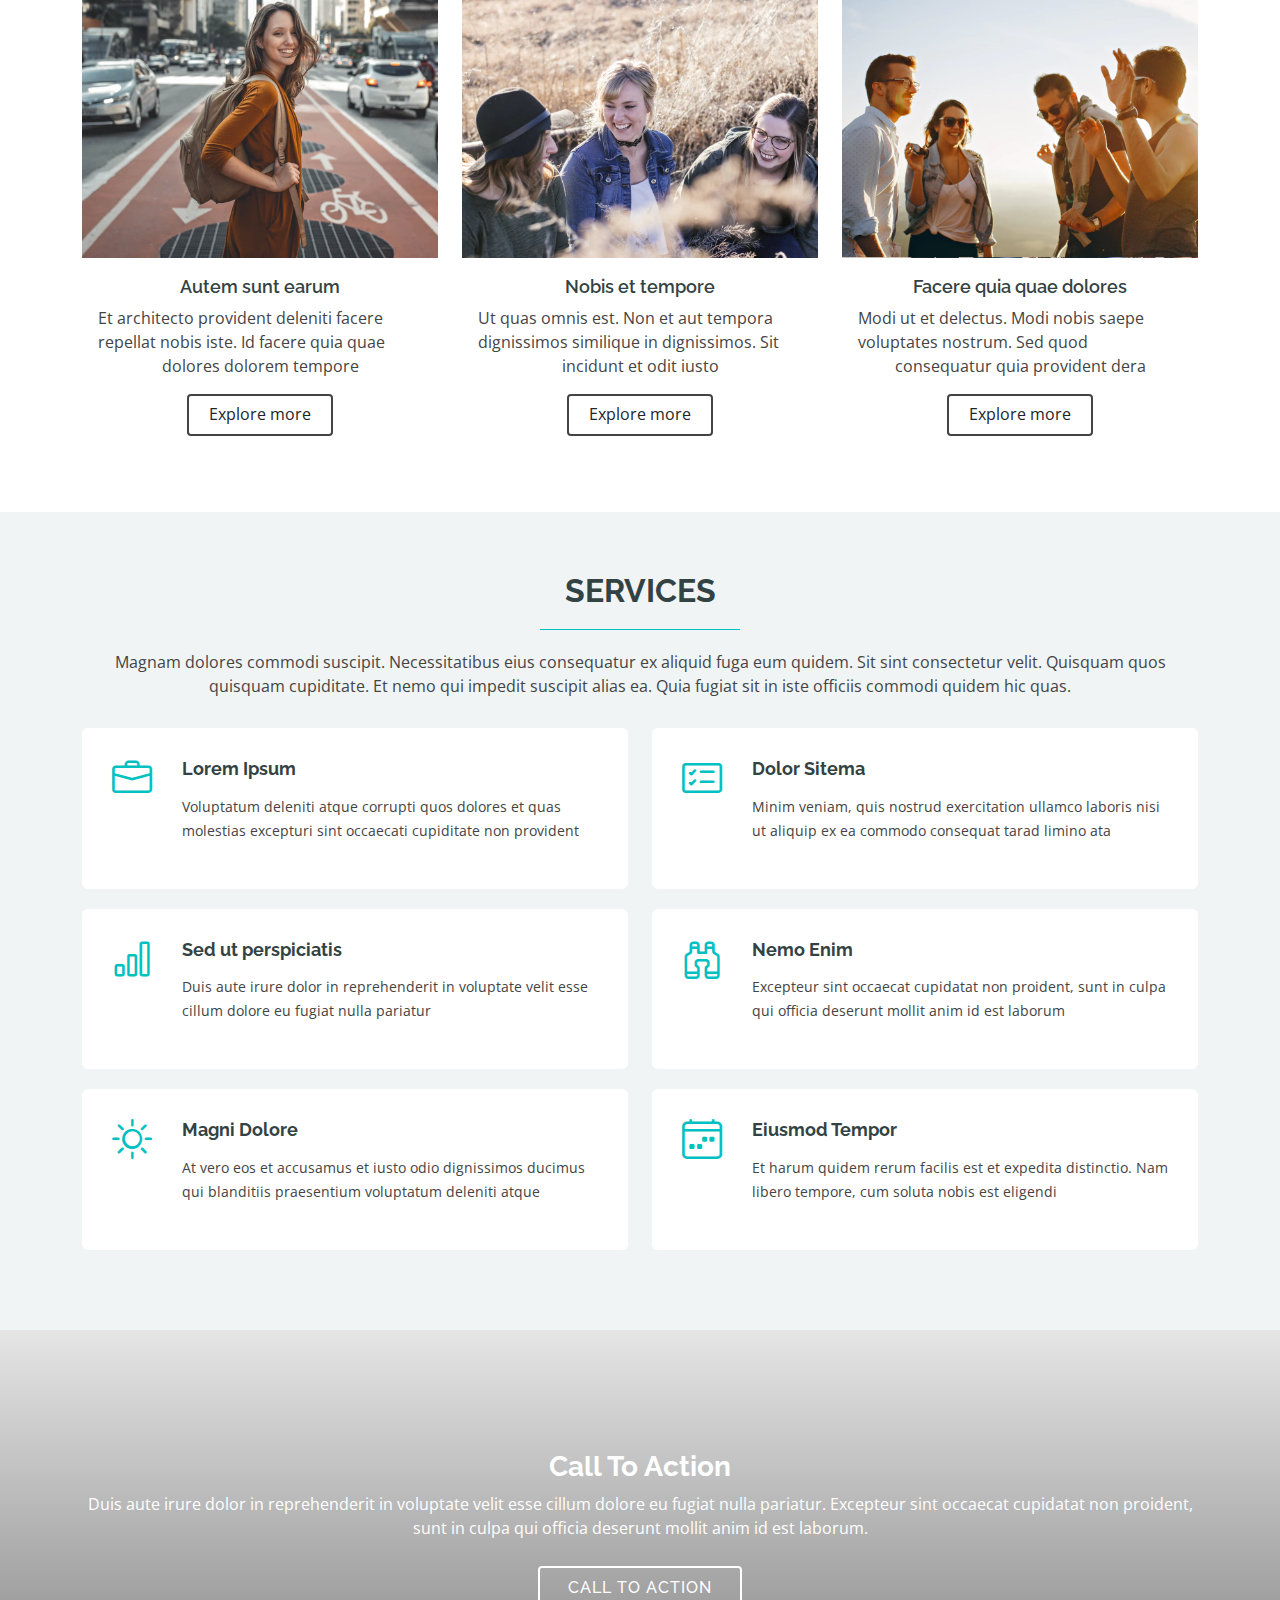
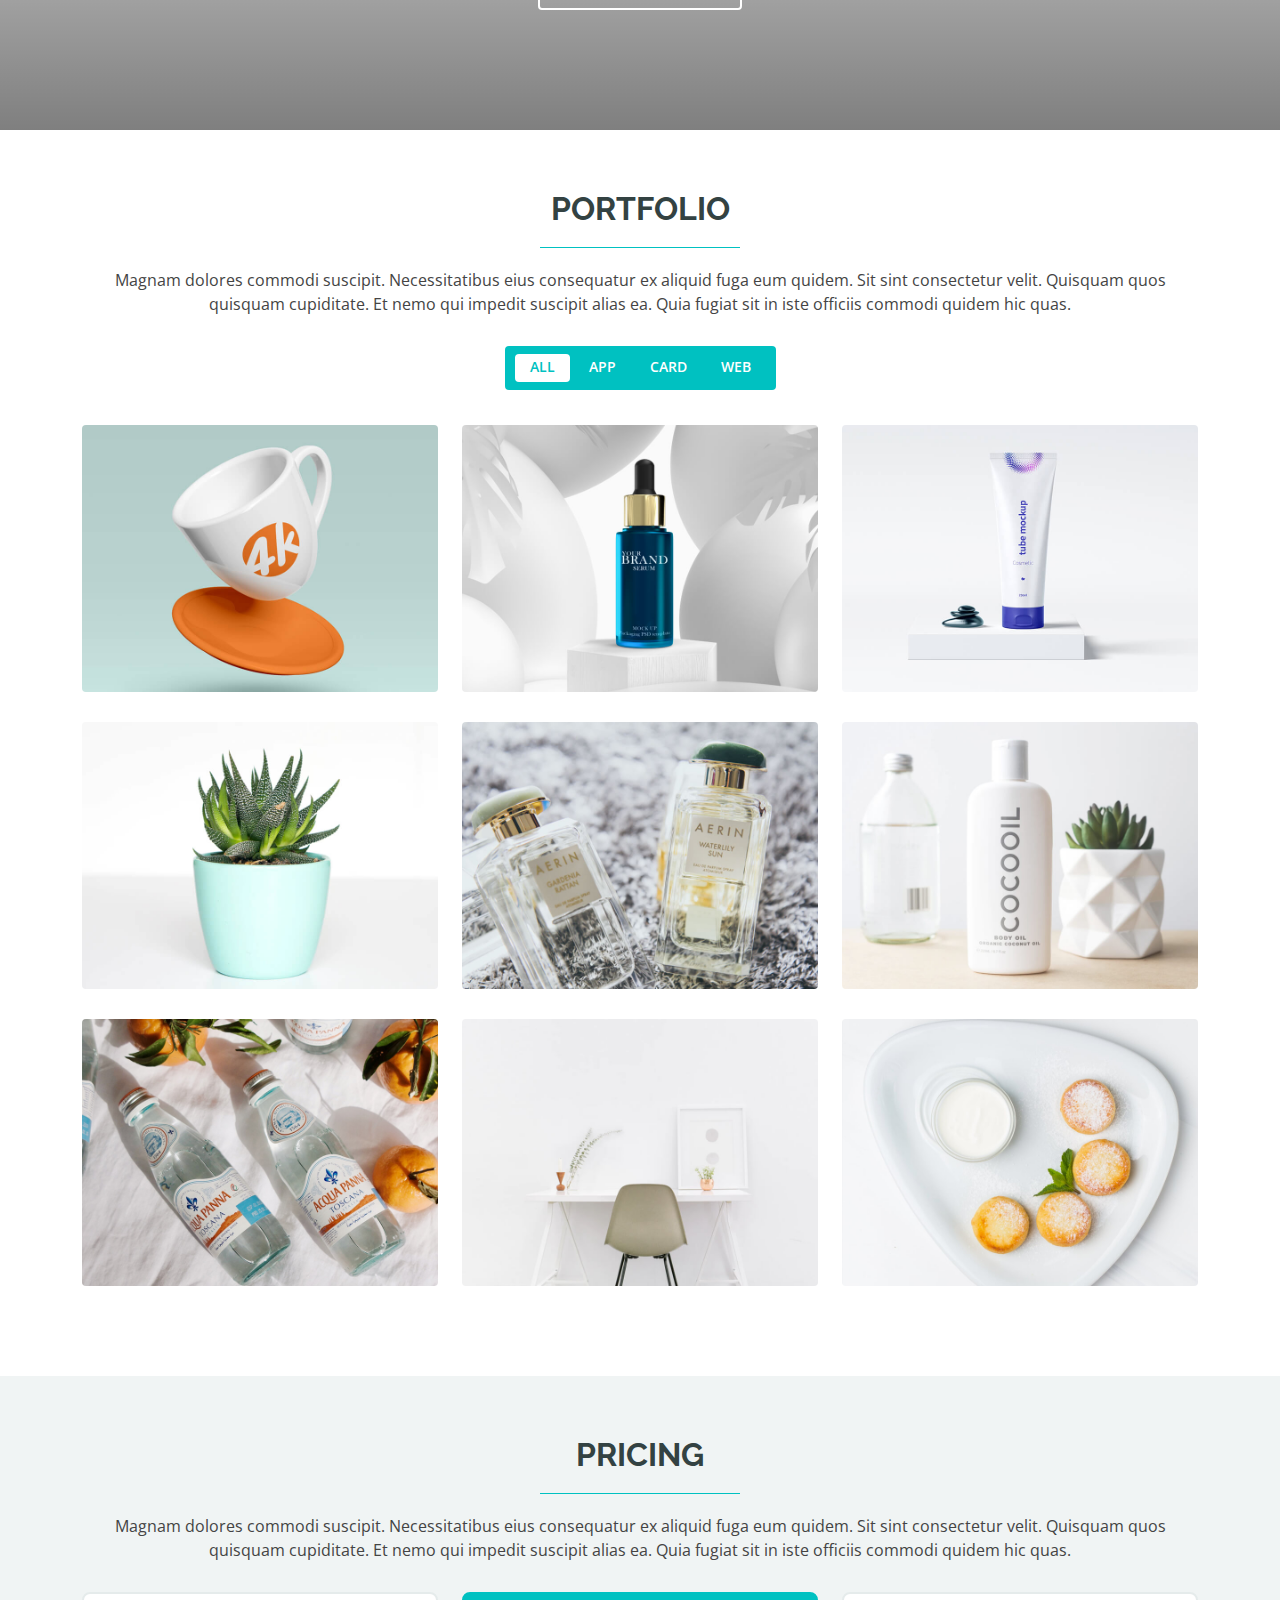
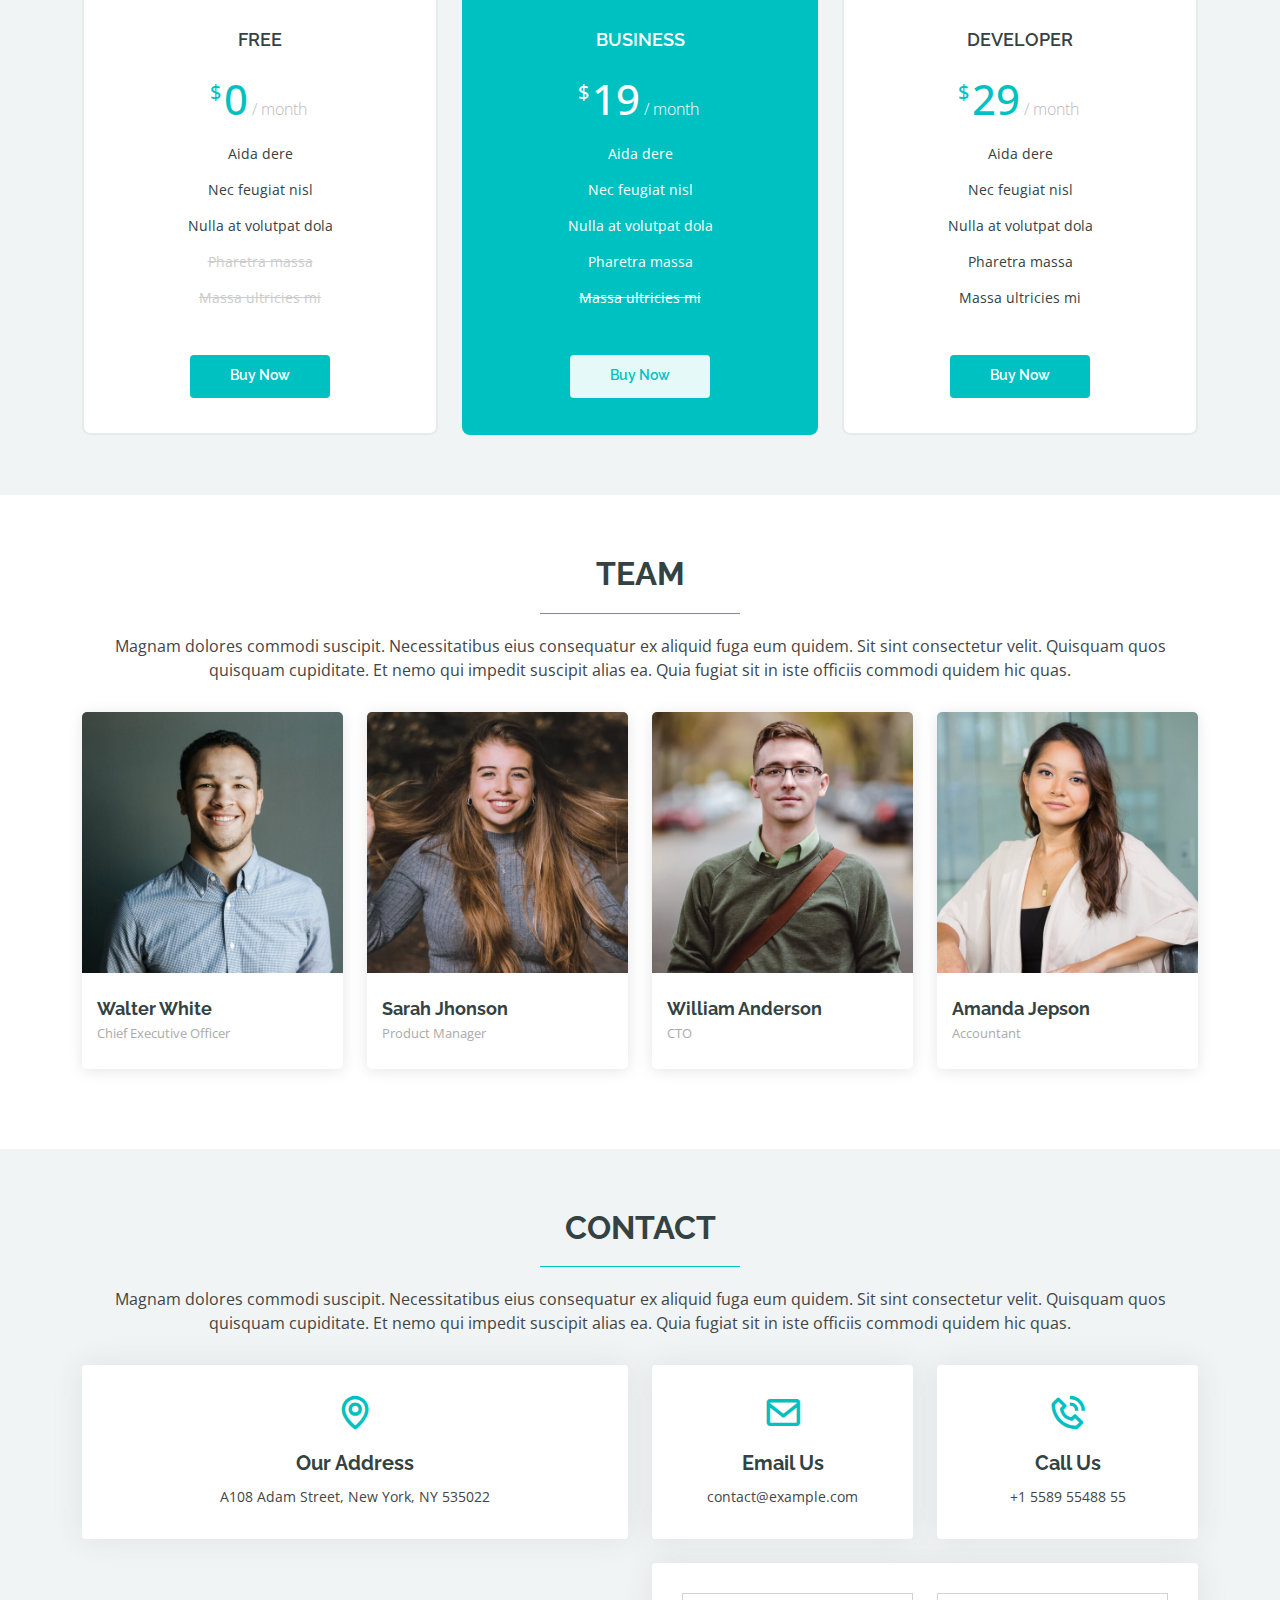
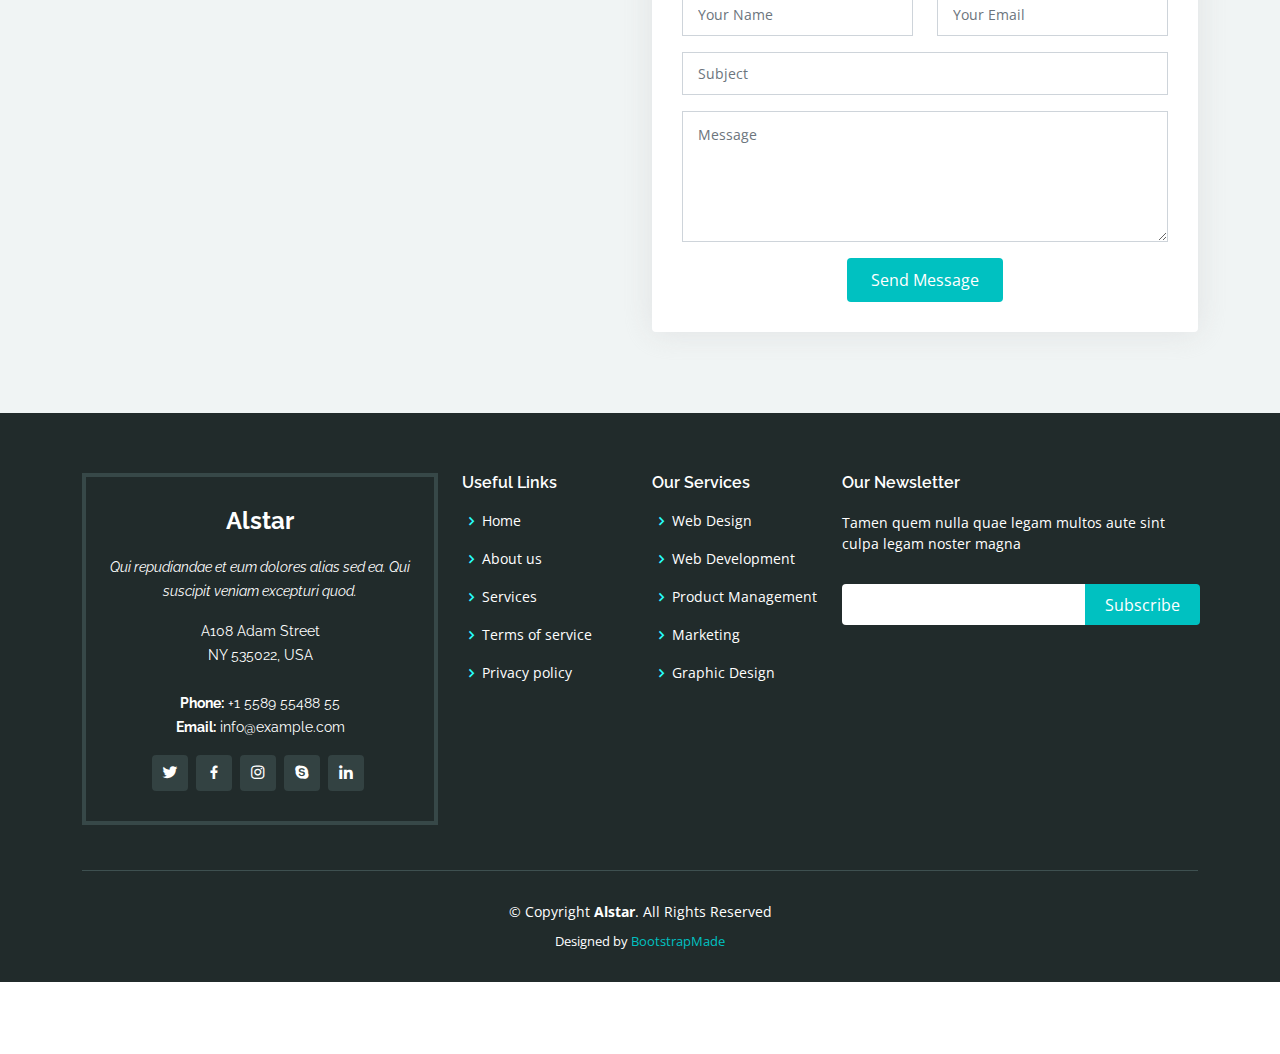
<file: public/assetsLandingPageUser/Alstar/index.html>
<!DOCTYPE html>
<html lang="en">

<head>
  <meta charset="utf-8">
  <meta content="width=device-width, initial-scale=1.0" name="viewport">

  <title>Alstar Bootstrap Template - Index</title>
  <meta content="" name="description">
  <meta content="" name="keywords">

  <!-- Favicons -->
  <link href="assets/img/favicon.png" rel="icon">
  <link href="assets/img/apple-touch-icon.png" rel="apple-touch-icon">

  <!-- Google Fonts -->
  <link href="https://fonts.googleapis.com/css?family=Open+Sans:300,300i,400,400i,600,600i,700,700i|Raleway:300,300i,400,400i,500,500i,600,600i,700,700i|Poppins:300,300i,400,400i,500,500i,600,600i,700,700i" rel="stylesheet">

  <!-- Vendor CSS Files -->
  <link href="assets/vendor/animate.css/animate.min.css" rel="stylesheet">
  <link href="assets/vendor/bootstrap/css/bootstrap.min.css" rel="stylesheet">
  <link href="assets/vendor/bootstrap-icons/bootstrap-icons.css" rel="stylesheet">
  <link href="assets/vendor/boxicons/css/boxicons.min.css" rel="stylesheet">
  <link href="assets/vendor/glightbox/css/glightbox.min.css" rel="stylesheet">
  <link href="assets/vendor/swiper/swiper-bundle.min.css" rel="stylesheet">

  <!-- Template Main CSS File -->
  <link href="assets/css/style.css" rel="stylesheet">

  <!-- =======================================================
  * Template Name: Alstar - v4.9.1
  * Template URL: https://bootstrapmade.com/alstar-free-parallax-bootstrap-template/
  * Author: BootstrapMade.com
  * License: https://bootstrapmade.com/license/
  ======================================================== -->
</head>

<body>

  <!-- ======= Header ======= -->
  <header id="header" class="fixed-top d-flex align-items-center ">
    <div class="container d-flex align-items-center justify-content-between ">

      <div class="logo">
        <h1><a href="index.html">Alstar</a></h1>
        <!-- Uncomment below if you prefer to use an image logo -->
        <!-- <a href="index.html"><img src="assets/img/logo.png" alt="" class="img-fluid"></a>-->
      </div>

      <nav id="navbar" class="navbar">
        <ul>
          <li><a class="nav-link scrollto active" href="#hero">Home</a></li>
          <li><a class="nav-link scrollto" href="#about">About</a></li>
          <li><a class="nav-link scrollto" href="#services">Services</a></li>
          <li><a class="nav-link scrollto " href="#portfolio">Portfolio</a></li>
          <li><a class="nav-link scrollto" href="#team">Team</a></li>
          <li class="dropdown"><a href="#"><span>Drop Down</span> <i class="bi bi-chevron-down"></i></a>
            <ul>
              <li><a href="#">Drop Down 1</a></li>
              <li class="dropdown"><a href="#"><span>Deep Drop Down</span> <i class="bi bi-chevron-right"></i></a>
                <ul>
                  <li><a href="#">Deep Drop Down 1</a></li>
                  <li><a href="#">Deep Drop Down 2</a></li>
                  <li><a href="#">Deep Drop Down 3</a></li>
                  <li><a href="#">Deep Drop Down 4</a></li>
                  <li><a href="#">Deep Drop Down 5</a></li>
                </ul>
              </li>
              <li><a href="#">Drop Down 2</a></li>
              <li><a href="#">Drop Down 3</a></li>
              <li><a href="#">Drop Down 4</a></li>
            </ul>
          </li>
          <li><a class="nav-link scrollto" href="#contact">Contact</a></li>
        </ul>
        <i class="bi bi-list mobile-nav-toggle"></i>
      </nav><!-- .navbar -->

    </div>
  </header><!-- End Header -->

  <!-- ======= Hero Section ======= -->
  <section id="hero">
    <div class="hero-container">
      <div id="heroCarousel" data-bs-interval="5000" class="carousel slide carousel-fade" data-bs-ride="carousel">

        <ol class="carousel-indicators" id="hero-carousel-indicators"></ol>

        <div class="carousel-inner" role="listbox">

          <!-- Slide 1 -->
          <div class="carousel-item active" style="background-image: url(assets/img/slide/slide-1.jpg);">
            <div class="carousel-container">
              <div class="carousel-content">
                <h2 class="animate__animated animate__fadeInDown">Welcome to <span>Alstar</span></h2>
                <p class="animate__animated animate__fadeInUp">Ut velit est quam dolor ad a aliquid qui aliquid. Sequi ea ut et est quaerat sequi nihil ut aliquam. Occaecati alias dolorem mollitia ut. Similique ea voluptatem. Esse doloremque accusamus repellendus deleniti vel. Minus et tempore modi architecto.</p>
                <a href="#about" class="btn-get-started scrollto animate__animated animate__fadeInUp">Read More</a>
              </div>
            </div>
          </div>

          <!-- Slide 2 -->
          <div class="carousel-item" style="background-image: url(assets/img/slide/slide-2.jpg);">
            <div class="carousel-container">
              <div class="carousel-content">
                <h2 class="animate__animated animate__fadeInDown">Lorem Ipsum Dolor</h2>
                <p class="animate__animated animate__fadeInUp">Ut velit est quam dolor ad a aliquid qui aliquid. Sequi ea ut et est quaerat sequi nihil ut aliquam. Occaecati alias dolorem mollitia ut. Similique ea voluptatem. Esse doloremque accusamus repellendus deleniti vel. Minus et tempore modi architecto.</p>
                <a href="#about" class="btn-get-started scrollto animate__animated animate__fadeInUp">Read More</a>
              </div>
            </div>
          </div>

          <!-- Slide 3 -->
          <div class="carousel-item" style="background-image: url(assets/img/slide/slide-3.jpg);">
            <div class="carousel-container">
              <div class="carousel-content">
                <h2 class="animate__animated animate__fadeInDown">Sequi ea ut et est quaerat</h2>
                <p class="animate__animated animate__fadeInUp">Ut velit est quam dolor ad a aliquid qui aliquid. Sequi ea ut et est quaerat sequi nihil ut aliquam. Occaecati alias dolorem mollitia ut. Similique ea voluptatem. Esse doloremque accusamus repellendus deleniti vel. Minus et tempore modi architecto.</p>
                <a href="#about" class="btn-get-started scrollto animate__animated animate__fadeInUp">Read More</a>
              </div>
            </div>
          </div>

        </div>

        <a class="carousel-control-prev" href="#heroCarousel" role="button" data-bs-slide="prev">
          <span class="carousel-control-prev-icon bi bi-chevron-double-left" aria-hidden="true"></span>
        </a>

        <a class="carousel-control-next" href="#heroCarousel" role="button" data-bs-slide="next">
          <span class="carousel-control-next-icon bi bi-chevron-double-right" aria-hidden="true"></span>
        </a>

      </div>
    </div>
  </section><!-- End Hero -->

  <main id="main">

    <!-- ======= About Section ======= -->
    <section id="about" class="about">
      <div class="container">

        <div class="section-title">
          <h2>About</h2>
          <p>Magnam dolores commodi suscipit. Necessitatibus eius consequatur ex aliquid fuga eum quidem. Sit sint consectetur velit. Quisquam quos quisquam cupiditate. Et nemo qui impedit suscipit alias ea. Quia fugiat sit in iste officiis commodi quidem hic quas.</p>
        </div>

        <div class="row">
          <div class="col-lg-6">
            <img src="assets/img/about-img.jpg" class="img-fluid" alt="">
          </div>
          <div class="col-lg-6 pt-4 pt-lg-0 content">
            <h3>Voluptatem dignissimos provident quasi corporis voluptates sit assumenda.</h3>
            <p class="fst-italic">
              Lorem ipsum dolor sit amet, consectetur adipiscing elit, sed do eiusmod tempor incididunt ut labore et dolore
              magna aliqua.
            </p>
            <ul>
              <li><i class="bi bi-check-circle"></i> Ullamco laboris nisi ut aliquip ex ea commodo consequat.</li>
              <li><i class="bi bi-check-circle"></i> Duis aute irure dolor in reprehenderit in voluptate velit.</li>
              <li><i class="bi bi-check-circle"></i> Ullamco laboris nisi ut aliquip ex ea commodo consequat. Duis aute irure dolor in reprehenderit in voluptate trideta storacalaperda mastiro dolore eu fugiat nulla pariatur.</li>
            </ul>
            <p>
              Ullamco laboris nisi ut aliquip ex ea commodo consequat. Duis aute irure dolor in reprehenderit in voluptate
              velit esse cillum dolore eu fugiat nulla pariatur. Excepteur sint occaecat cupidatat non proident, sunt in
              culpa qui officia deserunt mollit anim id est laborum
            </p>
          </div>
        </div>

      </div>
    </section><!-- End About Section -->

    <!-- ======= Cards Section ======= -->
    <section id="cards" class="cards">
      <div class="container">

        <div class="row">
          <div class="col-lg-4 col-md-6 d-flex align-items-stretch mb-5 mb-lg-0">
            <div class="card">
              <img src="assets/img/card-1.jpg" class="card-img-top" alt="...">
              <div class="card-body">
                <h5 class="card-title"><a href="">Autem sunt earum</a></h5>
                <p class="card-text">Et architecto provident deleniti facere repellat nobis iste. Id facere quia quae dolores dolorem tempore</p>
                <a href="#" class="btn">Explore more</a>
              </div>
            </div>
          </div>
          <div class="col-lg-4 col-md-6 d-flex align-items-stretch mb-5 mb-lg-0">
            <div class="card">
              <img src="assets/img/card-2.jpg" class="card-img-top" alt="...">
              <div class="card-body">
                <h5 class="card-title"><a href="">Nobis et tempore</a></h5>
                <p class="card-text">Ut quas omnis est. Non et aut tempora dignissimos similique in dignissimos. Sit incidunt et odit iusto</p>
                <a href="#" class="btn">Explore more</a>
              </div>
            </div>
          </div>
          <div class="col-lg-4 col-md-6 d-flex align-items-stretch mb-5 mb-lg-0">
            <div class="card">
              <img src="assets/img/card-3.jpg" class="card-img-top" alt="...">
              <div class="card-body">
                <h5 class="card-title"><a href="">Facere quia quae dolores</a></h5>
                <p class="card-text">Modi ut et delectus. Modi nobis saepe voluptates nostrum. Sed quod consequatur quia provident dera</p>
                <a href="#" class="btn">Explore more</a>
              </div>
            </div>
          </div>
        </div>

      </div>
    </section><!-- End Cards Section -->

    <!-- ======= Services Section ======= -->
    <section id="services" class="services section-bg">
      <div class="container">

        <div class="section-title">
          <h2>Services</h2>
          <p>Magnam dolores commodi suscipit. Necessitatibus eius consequatur ex aliquid fuga eum quidem. Sit sint consectetur velit. Quisquam quos quisquam cupiditate. Et nemo qui impedit suscipit alias ea. Quia fugiat sit in iste officiis commodi quidem hic quas.</p>
        </div>

        <div class="row">
          <div class="col-md-6">
            <div class="icon-box">
              <i class="bi bi-briefcase"></i>
              <h4><a href="#">Lorem Ipsum</a></h4>
              <p>Voluptatum deleniti atque corrupti quos dolores et quas molestias excepturi sint occaecati cupiditate non provident</p>
            </div>
          </div>
          <div class="col-md-6 mt-4 mt-md-0">
            <div class="icon-box">
              <i class="bi bi-card-checklist"></i>
              <h4><a href="#">Dolor Sitema</a></h4>
              <p>Minim veniam, quis nostrud exercitation ullamco laboris nisi ut aliquip ex ea commodo consequat tarad limino ata</p>
            </div>
          </div>
          <div class="col-md-6 mt-4 mt-md-0">
            <div class="icon-box">
              <i class="bi bi-bar-chart"></i>
              <h4><a href="#">Sed ut perspiciatis</a></h4>
              <p>Duis aute irure dolor in reprehenderit in voluptate velit esse cillum dolore eu fugiat nulla pariatur</p>
            </div>
          </div>
          <div class="col-md-6 mt-4 mt-md-0">
            <div class="icon-box">
              <i class="bi bi-binoculars"></i>
              <h4><a href="#">Nemo Enim</a></h4>
              <p>Excepteur sint occaecat cupidatat non proident, sunt in culpa qui officia deserunt mollit anim id est laborum</p>
            </div>
          </div>
          <div class="col-md-6 mt-4 mt-md-0">
            <div class="icon-box">
              <i class="bi bi-brightness-high"></i>
              <h4><a href="#">Magni Dolore</a></h4>
              <p>At vero eos et accusamus et iusto odio dignissimos ducimus qui blanditiis praesentium voluptatum deleniti atque</p>
            </div>
          </div>
          <div class="col-md-6 mt-4 mt-md-0">
            <div class="icon-box">
              <i class="bi bi-calendar4-week"></i>
              <h4><a href="#">Eiusmod Tempor</a></h4>
              <p>Et harum quidem rerum facilis est et expedita distinctio. Nam libero tempore, cum soluta nobis est eligendi</p>
            </div>
          </div>
        </div>

      </div>
    </section><!-- End Services Section -->

    <!-- ======= Cta Section ======= -->
    <section id="cta" class="cta">
      <div class="container">

        <div class="text-center">
          <h3>Call To Action</h3>
          <p> Duis aute irure dolor in reprehenderit in voluptate velit esse cillum dolore eu fugiat nulla pariatur. Excepteur sint occaecat cupidatat non proident, sunt in culpa qui officia deserunt mollit anim id est laborum.</p>
          <a class="cta-btn" href="#">Call To Action</a>
        </div>

      </div>
    </section><!-- End Cta Section -->

    <!-- ======= Portfolio Section ======= -->
    <section id="portfolio" class="portfolio">
      <div class="container">

        <div class="section-title">
          <h2>Portfolio</h2>
          <p>Magnam dolores commodi suscipit. Necessitatibus eius consequatur ex aliquid fuga eum quidem. Sit sint consectetur velit. Quisquam quos quisquam cupiditate. Et nemo qui impedit suscipit alias ea. Quia fugiat sit in iste officiis commodi quidem hic quas.</p>
        </div>

        <div class="row">
          <div class="col-lg-12 d-flex justify-content-center">
            <ul id="portfolio-flters">
              <li data-filter="*" class="filter-active">All</li>
              <li data-filter=".filter-app">App</li>
              <li data-filter=".filter-card">Card</li>
              <li data-filter=".filter-web">Web</li>
            </ul>
          </div>
        </div>

        <div class="row portfolio-container">

          <div class="col-lg-4 col-md-6 portfolio-item filter-app">
            <img src="assets/img/portfolio/portfolio-1.jpg" class="img-fluid" alt="">
            <div class="portfolio-info">
              <h4>App 1</h4>
              <p>App</p>
              <a href="assets/img/portfolio/portfolio-1.jpg" data-gallery="portfolioGallery" class="portfolio-lightbox preview-link" title="App 1"><i class="bx bx-plus"></i></a>
              <a href="portfolio-details.html" class="details-link" title="More Details"><i class="bx bx-link"></i></a>
            </div>
          </div>

          <div class="col-lg-4 col-md-6 portfolio-item filter-web">
            <img src="assets/img/portfolio/portfolio-2.jpg" class="img-fluid" alt="">
            <div class="portfolio-info">
              <h4>Web 3</h4>
              <p>Web</p>
              <a href="assets/img/portfolio/portfolio-2.jpg" data-gallery="portfolioGallery" class="portfolio-lightbox preview-link" title="Web 3"><i class="bx bx-plus"></i></a>
              <a href="portfolio-details.html" class="details-link" title="More Details"><i class="bx bx-link"></i></a>
            </div>
          </div>

          <div class="col-lg-4 col-md-6 portfolio-item filter-app">
            <img src="assets/img/portfolio/portfolio-3.jpg" class="img-fluid" alt="">
            <div class="portfolio-info">
              <h4>App 2</h4>
              <p>App</p>
              <a href="assets/img/portfolio/portfolio-3.jpg" data-gallery="portfolioGallery" class="portfolio-lightbox preview-link" title="App 2"><i class="bx bx-plus"></i></a>
              <a href="portfolio-details.html" class="details-link" title="More Details"><i class="bx bx-link"></i></a>
            </div>
          </div>

          <div class="col-lg-4 col-md-6 portfolio-item filter-card">
            <img src="assets/img/portfolio/portfolio-4.jpg" class="img-fluid" alt="">
            <div class="portfolio-info">
              <h4>Card 2</h4>
              <p>Card</p>
              <a href="assets/img/portfolio/portfolio-4.jpg" data-gallery="portfolioGallery" class="portfolio-lightbox preview-link" title="Card 2"><i class="bx bx-plus"></i></a>
              <a href="portfolio-details.html" class="details-link" title="More Details"><i class="bx bx-link"></i></a>
            </div>
          </div>

          <div class="col-lg-4 col-md-6 portfolio-item filter-web">
            <img src="assets/img/portfolio/portfolio-5.jpg" class="img-fluid" alt="">
            <div class="portfolio-info">
              <h4>Web 2</h4>
              <p>Web</p>
              <a href="assets/img/portfolio/portfolio-5.jpg" data-gallery="portfolioGallery" class="portfolio-lightbox preview-link" title="Web 2"><i class="bx bx-plus"></i></a>
              <a href="portfolio-details.html" class="details-link" title="More Details"><i class="bx bx-link"></i></a>
            </div>
          </div>

          <div class="col-lg-4 col-md-6 portfolio-item filter-app">
            <img src="assets/img/portfolio/portfolio-6.jpg" class="img-fluid" alt="">
            <div class="portfolio-info">
              <h4>App 3</h4>
              <p>App</p>
              <a href="assets/img/portfolio/portfolio-6.jpg" data-gallery="portfolioGallery" class="portfolio-lightbox preview-link" title="App 3"><i class="bx bx-plus"></i></a>
              <a href="portfolio-details.html" class="details-link" title="More Details"><i class="bx bx-link"></i></a>
            </div>
          </div>

          <div class="col-lg-4 col-md-6 portfolio-item filter-card">
            <img src="assets/img/portfolio/portfolio-7.jpg" class="img-fluid" alt="">
            <div class="portfolio-info">
              <h4>Card 1</h4>
              <p>Card</p>
              <a href="assets/img/portfolio/portfolio-7.jpg" data-gallery="portfolioGallery" class="portfolio-lightbox preview-link" title="Card 1"><i class="bx bx-plus"></i></a>
              <a href="portfolio-details.html" class="details-link" title="More Details"><i class="bx bx-link"></i></a>
            </div>
          </div>

          <div class="col-lg-4 col-md-6 portfolio-item filter-card">
            <img src="assets/img/portfolio/portfolio-8.jpg" class="img-fluid" alt="">
            <div class="portfolio-info">
              <h4>Card 3</h4>
              <p>Card</p>
              <a href="assets/img/portfolio/portfolio-8.jpg" data-gallery="portfolioGallery" class="portfolio-lightbox preview-link" title="Card 3"><i class="bx bx-plus"></i></a>
              <a href="portfolio-details.html" class="details-link" title="More Details"><i class="bx bx-link"></i></a>
            </div>
          </div>

          <div class="col-lg-4 col-md-6 portfolio-item filter-web">
            <img src="assets/img/portfolio/portfolio-9.jpg" class="img-fluid" alt="">
            <div class="portfolio-info">
              <h4>Web 3</h4>
              <p>Web</p>
              <a href="assets/img/portfolio/portfolio-9.jpg" data-gallery="portfolioGallery" class="portfolio-lightbox preview-link" title="Web 3"><i class="bx bx-plus"></i></a>
              <a href="portfolio-details.html" class="details-link" title="More Details"><i class="bx bx-link"></i></a>
            </div>
          </div>

        </div>

      </div>
    </section><!-- End Portfolio Section -->

    <!-- ======= Pricing Section ======= -->
    <section id="pricing" class="pricing section-bg">
      <div class="container">

        <div class="section-title">
          <h2>Pricing</h2>
          <p>Magnam dolores commodi suscipit. Necessitatibus eius consequatur ex aliquid fuga eum quidem. Sit sint consectetur velit. Quisquam quos quisquam cupiditate. Et nemo qui impedit suscipit alias ea. Quia fugiat sit in iste officiis commodi quidem hic quas.</p>
        </div>

        <div class="row">

          <div class="col-lg-4 col-md-6">
            <div class="box">
              <h3>Free</h3>
              <h4><sup>$</sup>0<span> / month</span></h4>
              <ul>
                <li>Aida dere</li>
                <li>Nec feugiat nisl</li>
                <li>Nulla at volutpat dola</li>
                <li class="na">Pharetra massa</li>
                <li class="na">Massa ultricies mi</li>
              </ul>
              <div class="btn-wrap">
                <a href="#" class="btn-buy">Buy Now</a>
              </div>
            </div>
          </div>

          <div class="col-lg-4 col-md-6 mt-4 mt-md-0">
            <div class="box featured">
              <h3>Business</h3>
              <h4><sup>$</sup>19<span> / month</span></h4>
              <ul>
                <li>Aida dere</li>
                <li>Nec feugiat nisl</li>
                <li>Nulla at volutpat dola</li>
                <li>Pharetra massa</li>
                <li class="na">Massa ultricies mi</li>
              </ul>
              <div class="btn-wrap">
                <a href="#" class="btn-buy">Buy Now</a>
              </div>
            </div>
          </div>

          <div class="col-lg-4 col-md-6 mt-4 mt-lg-0">
            <div class="box">
              <h3>Developer</h3>
              <h4><sup>$</sup>29<span> / month</span></h4>
              <ul>
                <li>Aida dere</li>
                <li>Nec feugiat nisl</li>
                <li>Nulla at volutpat dola</li>
                <li>Pharetra massa</li>
                <li>Massa ultricies mi</li>
              </ul>
              <div class="btn-wrap">
                <a href="#" class="btn-buy">Buy Now</a>
              </div>
            </div>
          </div>

        </div>

      </div>
    </section><!-- End Pricing Section -->

    <!-- ======= Team Section ======= -->
    <section id="team" class="team">
      <div class="container">

        <div class="section-title">
          <h2>Team</h2>
          <p>Magnam dolores commodi suscipit. Necessitatibus eius consequatur ex aliquid fuga eum quidem. Sit sint consectetur velit. Quisquam quos quisquam cupiditate. Et nemo qui impedit suscipit alias ea. Quia fugiat sit in iste officiis commodi quidem hic quas.</p>
        </div>

        <div class="row">

          <div class="col-lg-3 col-md-6 d-flex align-items-stretch">
            <div class="member">
              <div class="member-img">
                <img src="assets/img/team/team-1.jpg" class="img-fluid" alt="">
                <div class="social">
                  <a href=""><i class="bi bi-twitter"></i></a>
                  <a href=""><i class="bi bi-facebook"></i></a>
                  <a href=""><i class="bi bi-instagram"></i></a>
                  <a href=""><i class="bi bi-linkedin"></i></a>
                </div>
              </div>
              <div class="member-info">
                <h4>Walter White</h4>
                <span>Chief Executive Officer</span>
              </div>
            </div>
          </div>

          <div class="col-lg-3 col-md-6 d-flex align-items-stretch">
            <div class="member">
              <div class="member-img">
                <img src="assets/img/team/team-2.jpg" class="img-fluid" alt="">
                <div class="social">
                  <a href=""><i class="bi bi-twitter"></i></a>
                  <a href=""><i class="bi bi-facebook"></i></a>
                  <a href=""><i class="bi bi-instagram"></i></a>
                  <a href=""><i class="bi bi-linkedin"></i></a>
                </div>
              </div>
              <div class="member-info">
                <h4>Sarah Jhonson</h4>
                <span>Product Manager</span>
              </div>
            </div>
          </div>

          <div class="col-lg-3 col-md-6 d-flex align-items-stretch">
            <div class="member">
              <div class="member-img">
                <img src="assets/img/team/team-3.jpg" class="img-fluid" alt="">
                <div class="social">
                  <a href=""><i class="bi bi-twitter"></i></a>
                  <a href=""><i class="bi bi-facebook"></i></a>
                  <a href=""><i class="bi bi-instagram"></i></a>
                  <a href=""><i class="bi bi-linkedin"></i></a>
                </div>
              </div>
              <div class="member-info">
                <h4>William Anderson</h4>
                <span>CTO</span>
              </div>
            </div>
          </div>

          <div class="col-lg-3 col-md-6 d-flex align-items-stretch">
            <div class="member">
              <div class="member-img">
                <img src="assets/img/team/team-4.jpg" class="img-fluid" alt="">
                <div class="social">
                  <a href=""><i class="bi bi-twitter"></i></a>
                  <a href=""><i class="bi bi-facebook"></i></a>
                  <a href=""><i class="bi bi-instagram"></i></a>
                  <a href=""><i class="bi bi-linkedin"></i></a>
                </div>
              </div>
              <div class="member-info">
                <h4>Amanda Jepson</h4>
                <span>Accountant</span>
              </div>
            </div>
          </div>

        </div>

      </div>
    </section><!-- End Team Section -->

    <!-- ======= Contact Section ======= -->
    <section id="contact" class="contact section-bg">
      <div class="container">

        <div class="section-title">
          <h2>Contact</h2>
          <p>Magnam dolores commodi suscipit. Necessitatibus eius consequatur ex aliquid fuga eum quidem. Sit sint consectetur velit. Quisquam quos quisquam cupiditate. Et nemo qui impedit suscipit alias ea. Quia fugiat sit in iste officiis commodi quidem hic quas.</p>
        </div>

        <div class="row">
          <div class="col-lg-6">
            <div class="info-box mb-4">
              <i class="bx bx-map"></i>
              <h3>Our Address</h3>
              <p>A108 Adam Street, New York, NY 535022</p>
            </div>
          </div>

          <div class="col-lg-3 col-md-6">
            <div class="info-box  mb-4">
              <i class="bx bx-envelope"></i>
              <h3>Email Us</h3>
              <p>contact@example.com</p>
            </div>
          </div>

          <div class="col-lg-3 col-md-6">
            <div class="info-box  mb-4">
              <i class="bx bx-phone-call"></i>
              <h3>Call Us</h3>
              <p>+1 5589 55488 55</p>
            </div>
          </div>

        </div>

        <div class="row">

          <div class="col-lg-6 ">
            <iframe class="mb-4 mb-lg-0" src="https://www.google.com/maps/embed?pb=!1m14!1m8!1m3!1d12097.433213460943!2d-74.0062269!3d40.7101282!3m2!1i1024!2i768!4f13.1!3m3!1m2!1s0x0%3A0xb89d1fe6bc499443!2sDowntown+Conference+Center!5e0!3m2!1smk!2sbg!4v1539943755621" frameborder="0" style="border:0; width: 100%; height: 384px;" allowfullscreen></iframe>
          </div>

          <div class="col-lg-6">
            <form action="forms/contact.php" method="post" role="form" class="php-email-form">
              <div class="row">
                <div class="col-md-6 form-group">
                  <input type="text" name="name" class="form-control" id="name" placeholder="Your Name" required>
                </div>
                <div class="col-md-6 form-group mt-3 mt-md-0">
                  <input type="email" class="form-control" name="email" id="email" placeholder="Your Email" required>
                </div>
              </div>
              <div class="form-group mt-3">
                <input type="text" class="form-control" name="subject" id="subject" placeholder="Subject" required>
              </div>
              <div class="form-group mt-3">
                <textarea class="form-control" name="message" rows="5" placeholder="Message" required></textarea>
              </div>
              <div class="my-3">
                <div class="loading">Loading</div>
                <div class="error-message"></div>
                <div class="sent-message">Your message has been sent. Thank you!</div>
              </div>
              <div class="text-center"><button type="submit">Send Message</button></div>
            </form>
          </div>

        </div>

      </div>
    </section><!-- End Contact Section -->

  </main><!-- End #main -->

  <!-- ======= Footer ======= -->
  <footer id="footer">
    <div class="footer-top">
      <div class="container">
        <div class="row">

          <div class="col-lg-4 col-md-6">
            <div class="footer-info">
              <h3>Alstar</h3>
              <p class="pb-3"><em>Qui repudiandae et eum dolores alias sed ea. Qui suscipit veniam excepturi quod.</em></p>
              <p>
                A108 Adam Street <br>
                NY 535022, USA<br><br>
                <strong>Phone:</strong> +1 5589 55488 55<br>
                <strong>Email:</strong> info@example.com<br>
              </p>
              <div class="social-links mt-3">
                <a href="#" class="twitter"><i class="bx bxl-twitter"></i></a>
                <a href="#" class="facebook"><i class="bx bxl-facebook"></i></a>
                <a href="#" class="instagram"><i class="bx bxl-instagram"></i></a>
                <a href="#" class="google-plus"><i class="bx bxl-skype"></i></a>
                <a href="#" class="linkedin"><i class="bx bxl-linkedin"></i></a>
              </div>
            </div>
          </div>

          <div class="col-lg-2 col-md-6 footer-links">
            <h4>Useful Links</h4>
            <ul>
              <li><i class="bx bx-chevron-right"></i> <a href="#">Home</a></li>
              <li><i class="bx bx-chevron-right"></i> <a href="#">About us</a></li>
              <li><i class="bx bx-chevron-right"></i> <a href="#">Services</a></li>
              <li><i class="bx bx-chevron-right"></i> <a href="#">Terms of service</a></li>
              <li><i class="bx bx-chevron-right"></i> <a href="#">Privacy policy</a></li>
            </ul>
          </div>

          <div class="col-lg-2 col-md-6 footer-links">
            <h4>Our Services</h4>
            <ul>
              <li><i class="bx bx-chevron-right"></i> <a href="#">Web Design</a></li>
              <li><i class="bx bx-chevron-right"></i> <a href="#">Web Development</a></li>
              <li><i class="bx bx-chevron-right"></i> <a href="#">Product Management</a></li>
              <li><i class="bx bx-chevron-right"></i> <a href="#">Marketing</a></li>
              <li><i class="bx bx-chevron-right"></i> <a href="#">Graphic Design</a></li>
            </ul>
          </div>

          <div class="col-lg-4 col-md-6 footer-newsletter">
            <h4>Our Newsletter</h4>
            <p>Tamen quem nulla quae legam multos aute sint culpa legam noster magna</p>
            <form action="" method="post">
              <input type="email" name="email"><input type="submit" value="Subscribe">
            </form>

          </div>

        </div>
      </div>
    </div>

    <div class="container">
      <div class="copyright">
        &copy; Copyright <strong><span>Alstar</span></strong>. All Rights Reserved
      </div>
      <div class="credits">
        <!-- All the links in the footer should remain intact. -->
        <!-- You can delete the links only if you purchased the pro version. -->
        <!-- Licensing information: https://bootstrapmade.com/license/ -->
        <!-- Purchase the pro version with working PHP/AJAX contact form: https://bootstrapmade.com/alstar-free-parallax-bootstrap-template/ -->
        Designed by <a href="https://bootstrapmade.com/">BootstrapMade</a>
      </div>
    </div>
  </footer><!-- End Footer -->

  <a href="#" class="back-to-top d-flex align-items-center justify-content-center"><i class="bi bi-arrow-up-short"></i></a>

  <!-- Vendor JS Files -->
  <script src="assets/vendor/bootstrap/js/bootstrap.bundle.min.js"></script>
  <script src="assets/vendor/glightbox/js/glightbox.min.js"></script>
  <script src="assets/vendor/isotope-layout/isotope.pkgd.min.js"></script>
  <script src="assets/vendor/swiper/swiper-bundle.min.js"></script>
  <script src="assets/vendor/php-email-form/validate.js"></script>

  <!-- Template Main JS File -->
  <script src="assets/js/main.js"></script>

</body>

</html>
</file>
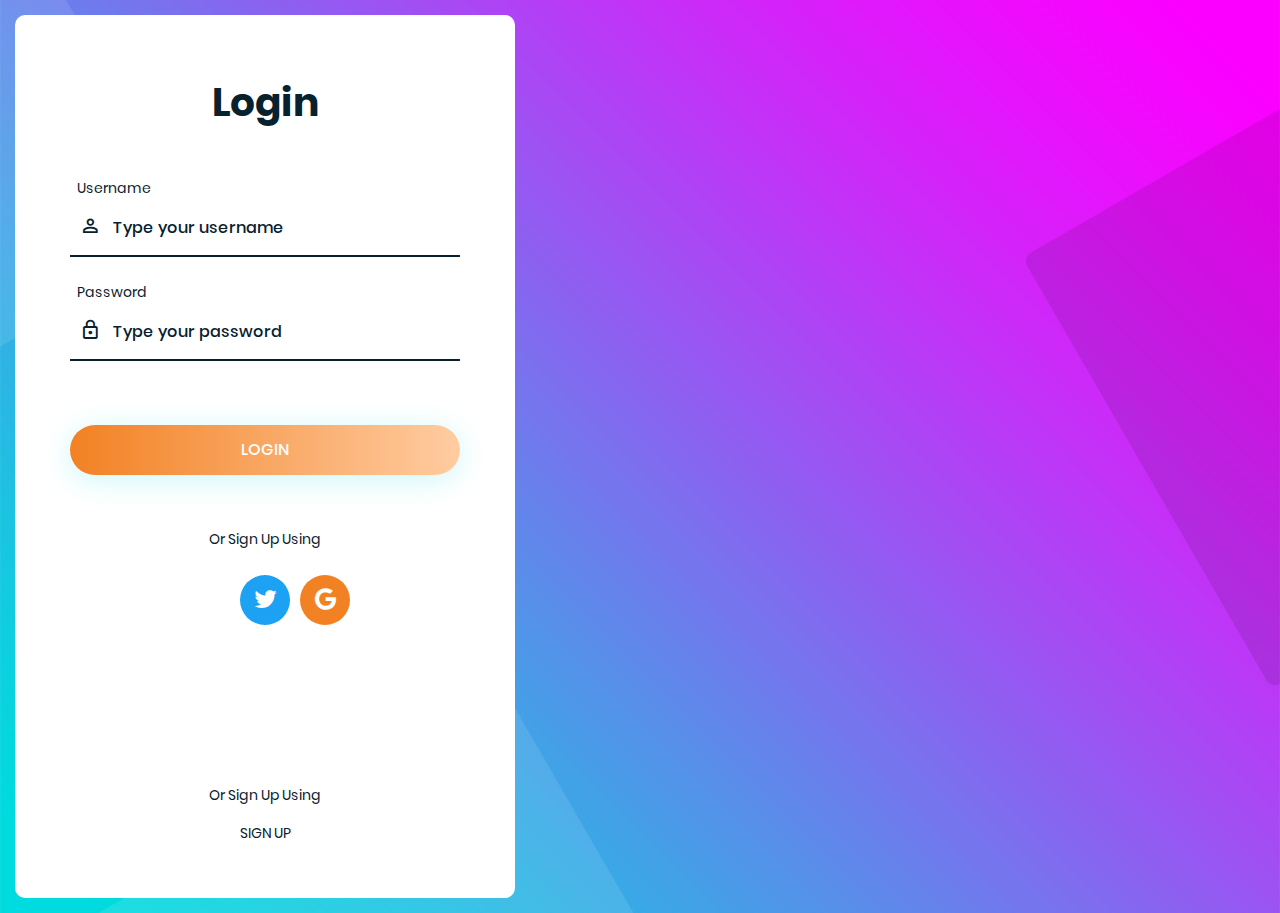
<file: public/assetsLogin/LoginAdmin/index.html>
<!DOCTYPE html>
<html lang="en">
<head>
	<title>Login V4</title>
	<meta charset="UTF-8">
	<meta name="viewport" content="width=device-width, initial-scale=1">
<!--===============================================================================================-->	
	<link rel="icon" type="image/png" href="images/icons/favicon.ico"/>
<!--===============================================================================================-->
	<link rel="stylesheet" type="text/css" href="vendor/bootstrap/css/bootstrap.min.css">
<!--===============================================================================================-->
	<link rel="stylesheet" type="text/css" href="fonts/font-awesome-4.7.0/css/font-awesome.min.css">
<!--===============================================================================================-->
	<link rel="stylesheet" type="text/css" href="fonts/iconic/css/material-design-iconic-font.min.css">
<!--===============================================================================================-->
	<link rel="stylesheet" type="text/css" href="vendor/animate/animate.css">
<!--===============================================================================================-->	
	<link rel="stylesheet" type="text/css" href="vendor/css-hamburgers/hamburgers.min.css">
<!--===============================================================================================-->
	<link rel="stylesheet" type="text/css" href="vendor/animsition/css/animsition.min.css">
<!--===============================================================================================-->
	<link rel="stylesheet" type="text/css" href="vendor/select2/select2.min.css">
<!--===============================================================================================-->	
	<link rel="stylesheet" type="text/css" href="vendor/daterangepicker/daterangepicker.css">
<!--===============================================================================================-->
	<link rel="stylesheet" type="text/css" href="css/util.css">
	<link rel="stylesheet" type="text/css" href="css/main.css">
<!--===============================================================================================-->
</head>
<body>
	
	<div class="limiter">
		<div class="container-login100" style="background-image: url('images/bg-01.jpg');">
			<div class="wrap-login100 p-l-55 p-r-55 p-t-65 p-b-54">
				<form class="login100-form validate-form">
					<span class="login100-form-title p-b-49">
						Login
					</span>

					<div class="wrap-input100 validate-input m-b-23" data-validate = "Username is reauired">
						<span class="label-input100">Username</span>
						<input class="input100" type="text" name="username" placeholder="Type your username">
						<span class="focus-input100" data-symbol="&#xf206;"></span>
					</div>

					<div class="wrap-input100 validate-input" data-validate="Password is required">
						<span class="label-input100">Password</span>
						<input class="input100" type="password" name="pass" placeholder="Type your password">
						<span class="focus-input100" data-symbol="&#xf190;"></span>
					</div>
					
					<div class="text-right p-t-8 p-b-31">
						<a href="#">
							Forgot password?
						</a>
					</div>
					
					<div class="container-login100-form-btn">
						<div class="wrap-login100-form-btn">
							<div class="login100-form-bgbtn"></div>
							<button class="login100-form-btn">
								Login
							</button>
						</div>
					</div>

					<div class="txt1 text-center p-t-54 p-b-20">
						<span>
							Or Sign Up Using
						</span>
					</div>

					<div class="flex-c-m">
						<a href="#" class="login100-social-item bg1">
							<i class="fa fa-facebook"></i>
						</a>

						<a href="#" class="login100-social-item bg2">
							<i class="fa fa-twitter"></i>
						</a>

						<a href="#" class="login100-social-item bg3">
							<i class="fa fa-google"></i>
						</a>
					</div>

					<div class="flex-col-c p-t-155">
						<span class="txt1 p-b-17">
							Or Sign Up Using
						</span>

						<a href="#" class="txt2">
							Sign Up
						</a>
					</div>
				</form>
			</div>
		</div>
	</div>
	

	<div id="dropDownSelect1"></div>
	
<!--===============================================================================================-->
	<script src="vendor/jquery/jquery-3.2.1.min.js"></script>
<!--===============================================================================================-->
	<script src="vendor/animsition/js/animsition.min.js"></script>
<!--===============================================================================================-->
	<script src="vendor/bootstrap/js/popper.js"></script>
	<script src="vendor/bootstrap/js/bootstrap.min.js"></script>
<!--===============================================================================================-->
	<script src="vendor/select2/select2.min.js"></script>
<!--===============================================================================================-->
	<script src="vendor/daterangepicker/moment.min.js"></script>
	<script src="vendor/daterangepicker/daterangepicker.js"></script>
<!--===============================================================================================-->
	<script src="vendor/countdowntime/countdowntime.js"></script>
<!--===============================================================================================-->
	<script src="js/main.js"></script>

</body>
</html>
</file>
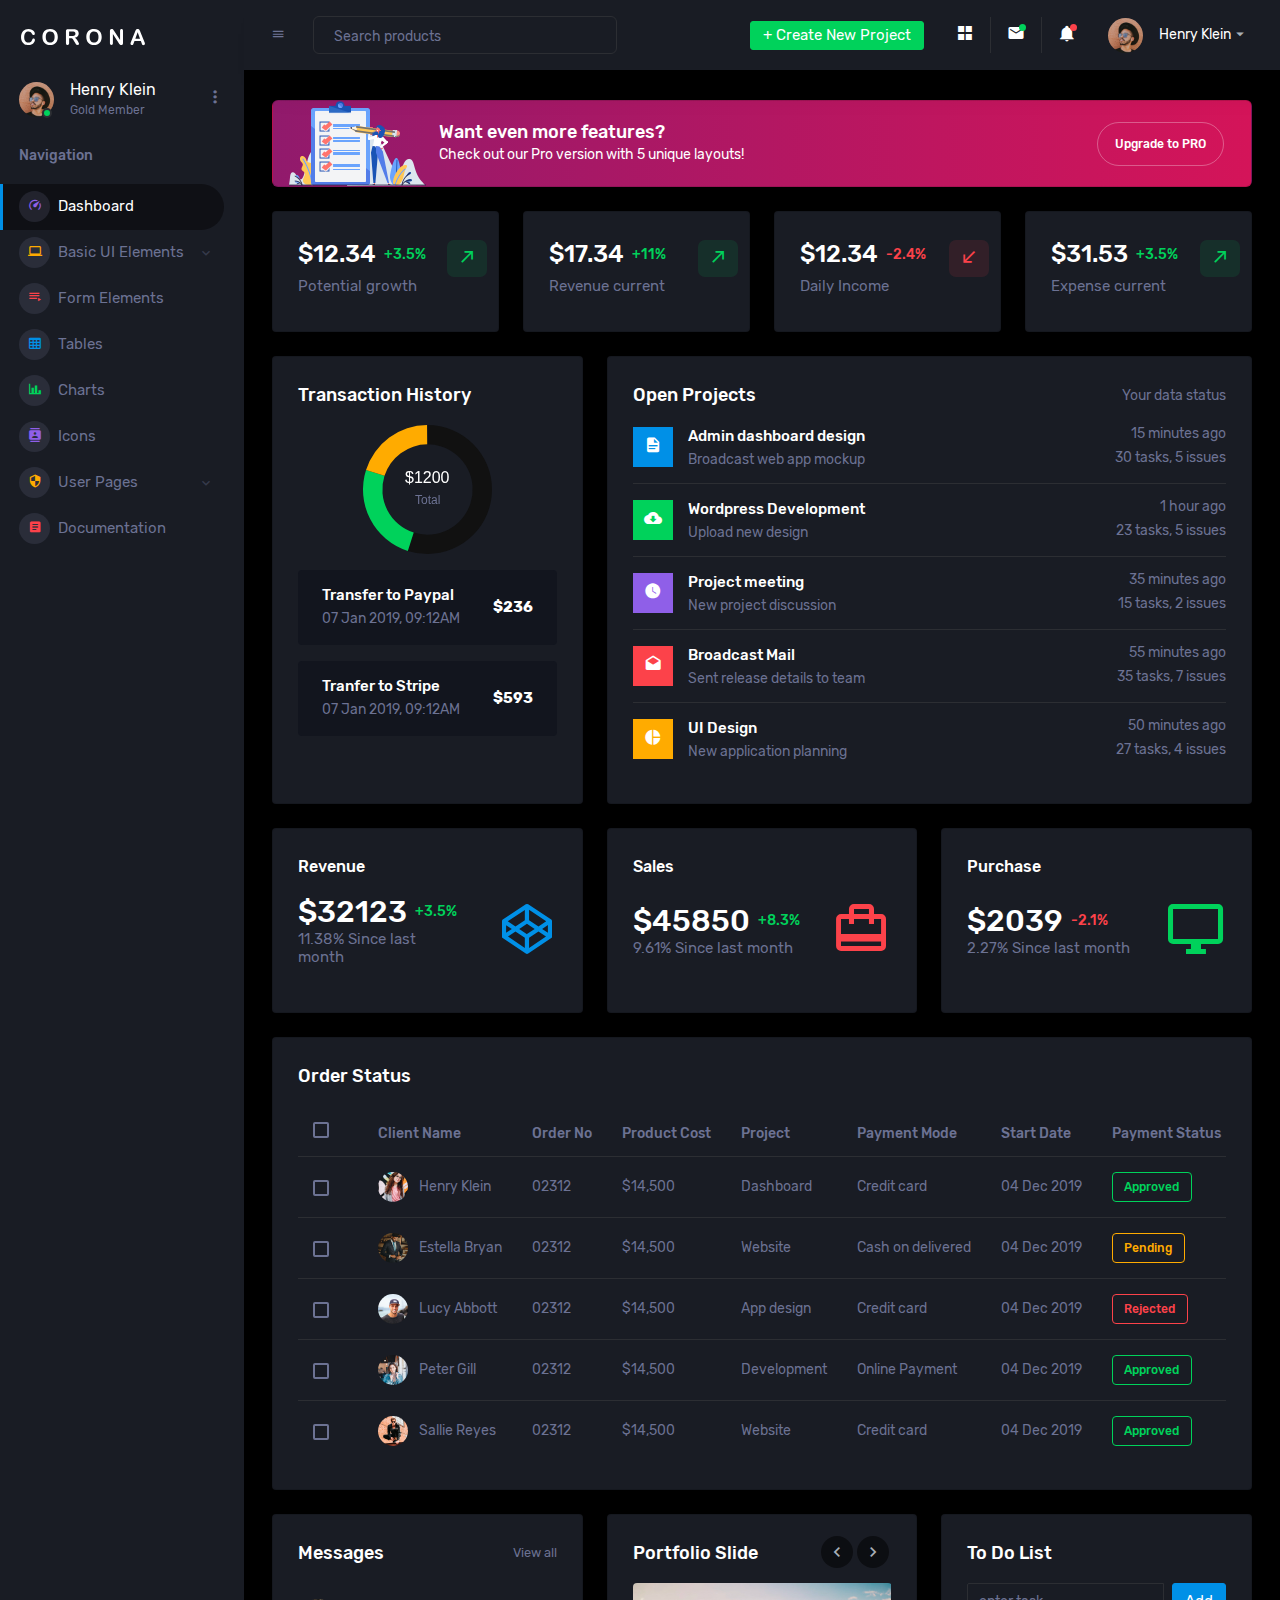
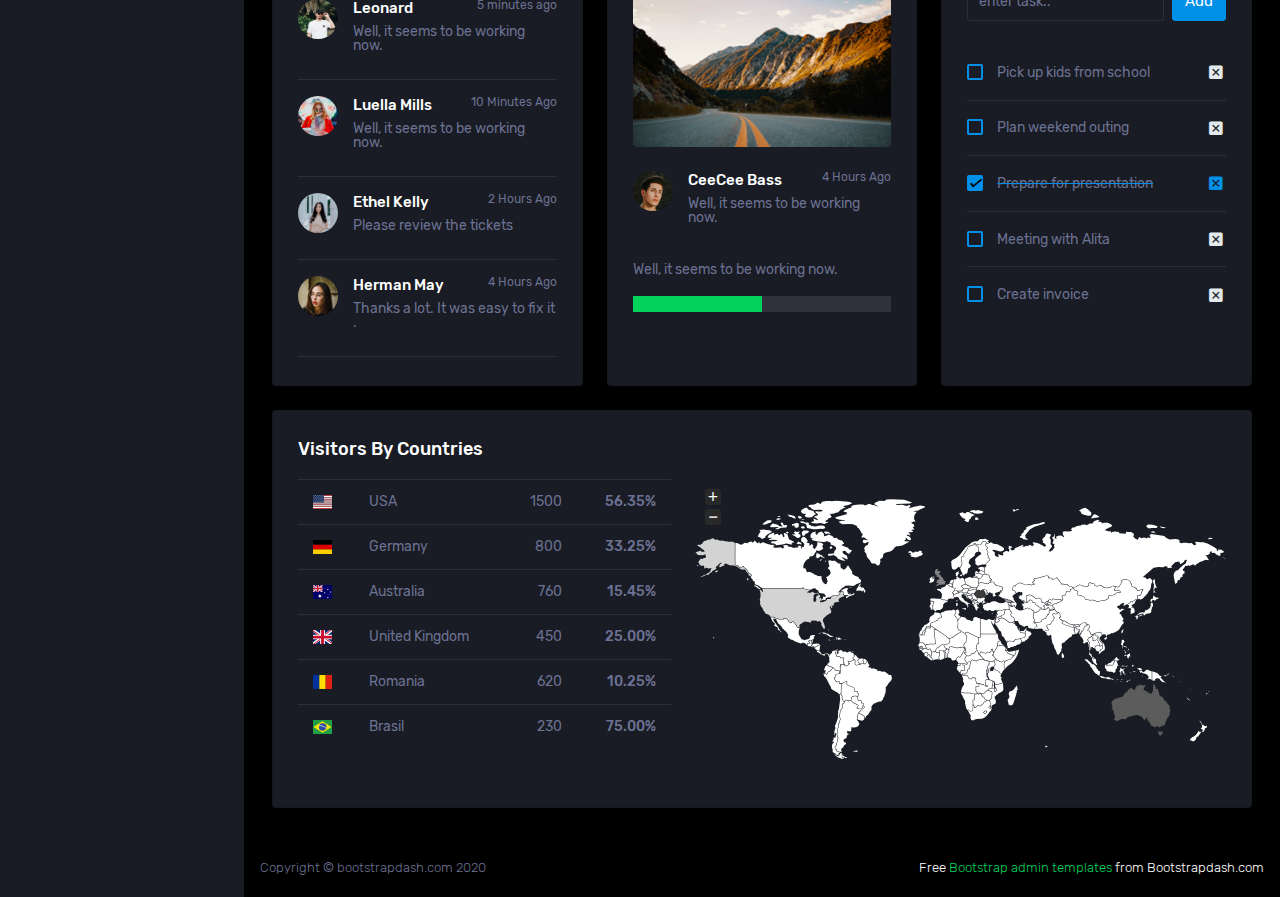
<file: public/assets/CORONA/template/index.html>
<!DOCTYPE html>
<html lang="en">
  <head>
    <!-- Required meta tags -->
    <meta charset="utf-8">
    <meta name="viewport" content="width=device-width, initial-scale=1, shrink-to-fit=no">
    <title>Corona Admin</title>
    <!-- plugins:css -->
    <link rel="stylesheet" href="assets/vendors/mdi/css/materialdesignicons.min.css">
    <link rel="stylesheet" href="assets/vendors/css/vendor.bundle.base.css">
    <!-- endinject -->
    <!-- Plugin css for this page -->
    <link rel="stylesheet" href="assets/vendors/jvectormap/jquery-jvectormap.css">
    <link rel="stylesheet" href="assets/vendors/flag-icon-css/css/flag-icon.min.css">
    <link rel="stylesheet" href="assets/vendors/owl-carousel-2/owl.carousel.min.css">
    <link rel="stylesheet" href="assets/vendors/owl-carousel-2/owl.theme.default.min.css">
    <!-- End plugin css for this page -->
    <!-- inject:css -->
    <!-- endinject -->
    <!-- Layout styles -->
    <link rel="stylesheet" href="assets/css/style.css">
    <!-- End layout styles -->
    <link rel="shortcut icon" href="assets/images/favicon.png" />
  </head>
  <body>
    <div class="container-scroller">
      <!-- partial:partials/_sidebar.html -->
      <nav class="sidebar sidebar-offcanvas" id="sidebar">
        <div class="sidebar-brand-wrapper d-none d-lg-flex align-items-center justify-content-center fixed-top">
          <a class="sidebar-brand brand-logo" href="index.html"><img src="assets/images/logo.svg" alt="logo" /></a>
          <a class="sidebar-brand brand-logo-mini" href="index.html"><img src="assets/images/logo-mini.svg" alt="logo" /></a>
        </div>
        <ul class="nav">
          <li class="nav-item profile">
            <div class="profile-desc">
              <div class="profile-pic">
                <div class="count-indicator">
                  <img class="img-xs rounded-circle " src="assets/images/faces/face15.jpg" alt="">
                  <span class="count bg-success"></span>
                </div>
                <div class="profile-name">
                  <h5 class="mb-0 font-weight-normal">Henry Klein</h5>
                  <span>Gold Member</span>
                </div>
              </div>
              <a href="#" id="profile-dropdown" data-toggle="dropdown"><i class="mdi mdi-dots-vertical"></i></a>
              <div class="dropdown-menu dropdown-menu-right sidebar-dropdown preview-list" aria-labelledby="profile-dropdown">
                <a href="#" class="dropdown-item preview-item">
                  <div class="preview-thumbnail">
                    <div class="preview-icon bg-dark rounded-circle">
                      <i class="mdi mdi-settings text-primary"></i>
                    </div>
                  </div>
                  <div class="preview-item-content">
                    <p class="preview-subject ellipsis mb-1 text-small">Account settings</p>
                  </div>
                </a>
                <div class="dropdown-divider"></div>
                <a href="#" class="dropdown-item preview-item">
                  <div class="preview-thumbnail">
                    <div class="preview-icon bg-dark rounded-circle">
                      <i class="mdi mdi-onepassword  text-info"></i>
                    </div>
                  </div>
                  <div class="preview-item-content">
                    <p class="preview-subject ellipsis mb-1 text-small">Change Password</p>
                  </div>
                </a>
                <div class="dropdown-divider"></div>
                <a href="#" class="dropdown-item preview-item">
                  <div class="preview-thumbnail">
                    <div class="preview-icon bg-dark rounded-circle">
                      <i class="mdi mdi-calendar-today text-success"></i>
                    </div>
                  </div>
                  <div class="preview-item-content">
                    <p class="preview-subject ellipsis mb-1 text-small">To-do list</p>
                  </div>
                </a>
              </div>
            </div>
          </li>
          <li class="nav-item nav-category">
            <span class="nav-link">Navigation</span>
          </li>
          <li class="nav-item menu-items">
            <a class="nav-link" href="index.html">
              <span class="menu-icon">
                <i class="mdi mdi-speedometer"></i>
              </span>
              <span class="menu-title">Dashboard</span>
            </a>
          </li>
          <li class="nav-item menu-items">
            <a class="nav-link" data-toggle="collapse" href="#ui-basic" aria-expanded="false" aria-controls="ui-basic">
              <span class="menu-icon">
                <i class="mdi mdi-laptop"></i>
              </span>
              <span class="menu-title">Basic UI Elements</span>
              <i class="menu-arrow"></i>
            </a>
            <div class="collapse" id="ui-basic">
              <ul class="nav flex-column sub-menu">
                <li class="nav-item"> <a class="nav-link" href="pages/ui-features/buttons.html">Buttons</a></li>
                <li class="nav-item"> <a class="nav-link" href="pages/ui-features/dropdowns.html">Dropdowns</a></li>
                <li class="nav-item"> <a class="nav-link" href="pages/ui-features/typography.html">Typography</a></li>
              </ul>
            </div>
          </li>
          <li class="nav-item menu-items">
            <a class="nav-link" href="pages/forms/basic_elements.html">
              <span class="menu-icon">
                <i class="mdi mdi-playlist-play"></i>
              </span>
              <span class="menu-title">Form Elements</span>
            </a>
          </li>
          <li class="nav-item menu-items">
            <a class="nav-link" href="pages/tables/basic-table.html">
              <span class="menu-icon">
                <i class="mdi mdi-table-large"></i>
              </span>
              <span class="menu-title">Tables</span>
            </a>
          </li>
          <li class="nav-item menu-items">
            <a class="nav-link" href="pages/charts/chartjs.html">
              <span class="menu-icon">
                <i class="mdi mdi-chart-bar"></i>
              </span>
              <span class="menu-title">Charts</span>
            </a>
          </li>
          <li class="nav-item menu-items">
            <a class="nav-link" href="pages/icons/mdi.html">
              <span class="menu-icon">
                <i class="mdi mdi-contacts"></i>
              </span>
              <span class="menu-title">Icons</span>
            </a>
          </li>
          <li class="nav-item menu-items">
            <a class="nav-link" data-toggle="collapse" href="#auth" aria-expanded="false" aria-controls="auth">
              <span class="menu-icon">
                <i class="mdi mdi-security"></i>
              </span>
              <span class="menu-title">User Pages</span>
              <i class="menu-arrow"></i>
            </a>
            <div class="collapse" id="auth">
              <ul class="nav flex-column sub-menu">
                <li class="nav-item"> <a class="nav-link" href="pages/samples/blank-page.html"> Blank Page </a></li>
                <li class="nav-item"> <a class="nav-link" href="pages/samples/error-404.html"> 404 </a></li>
                <li class="nav-item"> <a class="nav-link" href="pages/samples/error-500.html"> 500 </a></li>
                <li class="nav-item"> <a class="nav-link" href="pages/samples/login.html"> Login </a></li>
                <li class="nav-item"> <a class="nav-link" href="pages/samples/register.html"> Register </a></li>
              </ul>
            </div>
          </li>
          <li class="nav-item menu-items">
            <a class="nav-link" href="http://www.bootstrapdash.com/demo/corona-free/jquery/documentation/documentation.html">
              <span class="menu-icon">
                <i class="mdi mdi-file-document-box"></i>
              </span>
              <span class="menu-title">Documentation</span>
            </a>
          </li>
        </ul>
      </nav>
      <!-- partial -->
      <div class="container-fluid page-body-wrapper">
        <!-- partial:partials/_navbar.html -->
        <nav class="navbar p-0 fixed-top d-flex flex-row">
          <div class="navbar-brand-wrapper d-flex d-lg-none align-items-center justify-content-center">
            <a class="navbar-brand brand-logo-mini" href="index.html"><img src="assets/images/logo-mini.svg" alt="logo" /></a>
          </div>
          <div class="navbar-menu-wrapper flex-grow d-flex align-items-stretch">
            <button class="navbar-toggler navbar-toggler align-self-center" type="button" data-toggle="minimize">
              <span class="mdi mdi-menu"></span>
            </button>
            <ul class="navbar-nav w-100">
              <li class="nav-item w-100">
                <form class="nav-link mt-2 mt-md-0 d-none d-lg-flex search">
                  <input type="text" class="form-control" placeholder="Search products">
                </form>
              </li>
            </ul>
            <ul class="navbar-nav navbar-nav-right">
              <li class="nav-item dropdown d-none d-lg-block">
                <a class="nav-link btn btn-success create-new-button" id="createbuttonDropdown" data-toggle="dropdown" aria-expanded="false" href="#">+ Create New Project</a>
                <div class="dropdown-menu dropdown-menu-right navbar-dropdown preview-list" aria-labelledby="createbuttonDropdown">
                  <h6 class="p-3 mb-0">Projects</h6>
                  <div class="dropdown-divider"></div>
                  <a class="dropdown-item preview-item">
                    <div class="preview-thumbnail">
                      <div class="preview-icon bg-dark rounded-circle">
                        <i class="mdi mdi-file-outline text-primary"></i>
                      </div>
                    </div>
                    <div class="preview-item-content">
                      <p class="preview-subject ellipsis mb-1">Software Development</p>
                    </div>
                  </a>
                  <div class="dropdown-divider"></div>
                  <a class="dropdown-item preview-item">
                    <div class="preview-thumbnail">
                      <div class="preview-icon bg-dark rounded-circle">
                        <i class="mdi mdi-web text-info"></i>
                      </div>
                    </div>
                    <div class="preview-item-content">
                      <p class="preview-subject ellipsis mb-1">UI Development</p>
                    </div>
                  </a>
                  <div class="dropdown-divider"></div>
                  <a class="dropdown-item preview-item">
                    <div class="preview-thumbnail">
                      <div class="preview-icon bg-dark rounded-circle">
                        <i class="mdi mdi-layers text-danger"></i>
                      </div>
                    </div>
                    <div class="preview-item-content">
                      <p class="preview-subject ellipsis mb-1">Software Testing</p>
                    </div>
                  </a>
                  <div class="dropdown-divider"></div>
                  <p class="p-3 mb-0 text-center">See all projects</p>
                </div>
              </li>
              <li class="nav-item nav-settings d-none d-lg-block">
                <a class="nav-link" href="#">
                  <i class="mdi mdi-view-grid"></i>
                </a>
              </li>
              <li class="nav-item dropdown border-left">
                <a class="nav-link count-indicator dropdown-toggle" id="messageDropdown" href="#" data-toggle="dropdown" aria-expanded="false">
                  <i class="mdi mdi-email"></i>
                  <span class="count bg-success"></span>
                </a>
                <div class="dropdown-menu dropdown-menu-right navbar-dropdown preview-list" aria-labelledby="messageDropdown">
                  <h6 class="p-3 mb-0">Messages</h6>
                  <div class="dropdown-divider"></div>
                  <a class="dropdown-item preview-item">
                    <div class="preview-thumbnail">
                      <img src="assets/images/faces/face4.jpg" alt="image" class="rounded-circle profile-pic">
                    </div>
                    <div class="preview-item-content">
                      <p class="preview-subject ellipsis mb-1">Mark send you a message</p>
                      <p class="text-muted mb-0"> 1 Minutes ago </p>
                    </div>
                  </a>
                  <div class="dropdown-divider"></div>
                  <a class="dropdown-item preview-item">
                    <div class="preview-thumbnail">
                      <img src="assets/images/faces/face2.jpg" alt="image" class="rounded-circle profile-pic">
                    </div>
                    <div class="preview-item-content">
                      <p class="preview-subject ellipsis mb-1">Cregh send you a message</p>
                      <p class="text-muted mb-0"> 15 Minutes ago </p>
                    </div>
                  </a>
                  <div class="dropdown-divider"></div>
                  <a class="dropdown-item preview-item">
                    <div class="preview-thumbnail">
                      <img src="assets/images/faces/face3.jpg" alt="image" class="rounded-circle profile-pic">
                    </div>
                    <div class="preview-item-content">
                      <p class="preview-subject ellipsis mb-1">Profile picture updated</p>
                      <p class="text-muted mb-0"> 18 Minutes ago </p>
                    </div>
                  </a>
                  <div class="dropdown-divider"></div>
                  <p class="p-3 mb-0 text-center">4 new messages</p>
                </div>
              </li>
              <li class="nav-item dropdown border-left">
                <a class="nav-link count-indicator dropdown-toggle" id="notificationDropdown" href="#" data-toggle="dropdown">
                  <i class="mdi mdi-bell"></i>
                  <span class="count bg-danger"></span>
                </a>
                <div class="dropdown-menu dropdown-menu-right navbar-dropdown preview-list" aria-labelledby="notificationDropdown">
                  <h6 class="p-3 mb-0">Notifications</h6>
                  <div class="dropdown-divider"></div>
                  <a class="dropdown-item preview-item">
                    <div class="preview-thumbnail">
                      <div class="preview-icon bg-dark rounded-circle">
                        <i class="mdi mdi-calendar text-success"></i>
                      </div>
                    </div>
                    <div class="preview-item-content">
                      <p class="preview-subject mb-1">Event today</p>
                      <p class="text-muted ellipsis mb-0"> Just a reminder that you have an event today </p>
                    </div>
                  </a>
                  <div class="dropdown-divider"></div>
                  <a class="dropdown-item preview-item">
                    <div class="preview-thumbnail">
                      <div class="preview-icon bg-dark rounded-circle">
                        <i class="mdi mdi-settings text-danger"></i>
                      </div>
                    </div>
                    <div class="preview-item-content">
                      <p class="preview-subject mb-1">Settings</p>
                      <p class="text-muted ellipsis mb-0"> Update dashboard </p>
                    </div>
                  </a>
                  <div class="dropdown-divider"></div>
                  <a class="dropdown-item preview-item">
                    <div class="preview-thumbnail">
                      <div class="preview-icon bg-dark rounded-circle">
                        <i class="mdi mdi-link-variant text-warning"></i>
                      </div>
                    </div>
                    <div class="preview-item-content">
                      <p class="preview-subject mb-1">Launch Admin</p>
                      <p class="text-muted ellipsis mb-0"> New admin wow! </p>
                    </div>
                  </a>
                  <div class="dropdown-divider"></div>
                  <p class="p-3 mb-0 text-center">See all notifications</p>
                </div>
              </li>
              <li class="nav-item dropdown">
                <a class="nav-link" id="profileDropdown" href="#" data-toggle="dropdown">
                  <div class="navbar-profile">
                    <img class="img-xs rounded-circle" src="assets/images/faces/face15.jpg" alt="">
                    <p class="mb-0 d-none d-sm-block navbar-profile-name">Henry Klein</p>
                    <i class="mdi mdi-menu-down d-none d-sm-block"></i>
                  </div>
                </a>
                <div class="dropdown-menu dropdown-menu-right navbar-dropdown preview-list" aria-labelledby="profileDropdown">
                  <h6 class="p-3 mb-0">Profile</h6>
                  <div class="dropdown-divider"></div>
                  <a class="dropdown-item preview-item">
                    <div class="preview-thumbnail">
                      <div class="preview-icon bg-dark rounded-circle">
                        <i class="mdi mdi-settings text-success"></i>
                      </div>
                    </div>
                    <div class="preview-item-content">
                      <p class="preview-subject mb-1">Settings</p>
                    </div>
                  </a>
                  <div class="dropdown-divider"></div>
                  <a class="dropdown-item preview-item">
                    <div class="preview-thumbnail">
                      <div class="preview-icon bg-dark rounded-circle">
                        <i class="mdi mdi-logout text-danger"></i>
                      </div>
                    </div>
                    <div class="preview-item-content">
                      <p class="preview-subject mb-1">Log out</p>
                    </div>
                  </a>
                  <div class="dropdown-divider"></div>
                  <p class="p-3 mb-0 text-center">Advanced settings</p>
                </div>
              </li>
            </ul>
            <button class="navbar-toggler navbar-toggler-right d-lg-none align-self-center" type="button" data-toggle="offcanvas">
              <span class="mdi mdi-format-line-spacing"></span>
            </button>
          </div>
        </nav>
        <!-- partial -->
        <div class="main-panel">
          <div class="content-wrapper">
            <div class="row">
              <div class="col-12 grid-margin stretch-card">
                <div class="card corona-gradient-card">
                  <div class="card-body py-0 px-0 px-sm-3">
                    <div class="row align-items-center">
                      <div class="col-4 col-sm-3 col-xl-2">
                        <img src="assets/images/dashboard/Group126@2x.png" class="gradient-corona-img img-fluid" alt="">
                      </div>
                      <div class="col-5 col-sm-7 col-xl-8 p-0">
                        <h4 class="mb-1 mb-sm-0">Want even more features?</h4>
                        <p class="mb-0 font-weight-normal d-none d-sm-block">Check out our Pro version with 5 unique layouts!</p>
                      </div>
                      <div class="col-3 col-sm-2 col-xl-2 pl-0 text-center">
                        <span>
                          <a href="https://www.bootstrapdash.com/product/corona-admin-template/" target="_blank" class="btn btn-outline-light btn-rounded get-started-btn">Upgrade to PRO</a>
                        </span>
                      </div>
                    </div>
                  </div>
                </div>
              </div>
            </div>
            <div class="row">
              <div class="col-xl-3 col-sm-6 grid-margin stretch-card">
                <div class="card">
                  <div class="card-body">
                    <div class="row">
                      <div class="col-9">
                        <div class="d-flex align-items-center align-self-start">
                          <h3 class="mb-0">$12.34</h3>
                          <p class="text-success ml-2 mb-0 font-weight-medium">+3.5%</p>
                        </div>
                      </div>
                      <div class="col-3">
                        <div class="icon icon-box-success ">
                          <span class="mdi mdi-arrow-top-right icon-item"></span>
                        </div>
                      </div>
                    </div>
                    <h6 class="text-muted font-weight-normal">Potential growth</h6>
                  </div>
                </div>
              </div>
              <div class="col-xl-3 col-sm-6 grid-margin stretch-card">
                <div class="card">
                  <div class="card-body">
                    <div class="row">
                      <div class="col-9">
                        <div class="d-flex align-items-center align-self-start">
                          <h3 class="mb-0">$17.34</h3>
                          <p class="text-success ml-2 mb-0 font-weight-medium">+11%</p>
                        </div>
                      </div>
                      <div class="col-3">
                        <div class="icon icon-box-success">
                          <span class="mdi mdi-arrow-top-right icon-item"></span>
                        </div>
                      </div>
                    </div>
                    <h6 class="text-muted font-weight-normal">Revenue current</h6>
                  </div>
                </div>
              </div>
              <div class="col-xl-3 col-sm-6 grid-margin stretch-card">
                <div class="card">
                  <div class="card-body">
                    <div class="row">
                      <div class="col-9">
                        <div class="d-flex align-items-center align-self-start">
                          <h3 class="mb-0">$12.34</h3>
                          <p class="text-danger ml-2 mb-0 font-weight-medium">-2.4%</p>
                        </div>
                      </div>
                      <div class="col-3">
                        <div class="icon icon-box-danger">
                          <span class="mdi mdi-arrow-bottom-left icon-item"></span>
                        </div>
                      </div>
                    </div>
                    <h6 class="text-muted font-weight-normal">Daily Income</h6>
                  </div>
                </div>
              </div>
              <div class="col-xl-3 col-sm-6 grid-margin stretch-card">
                <div class="card">
                  <div class="card-body">
                    <div class="row">
                      <div class="col-9">
                        <div class="d-flex align-items-center align-self-start">
                          <h3 class="mb-0">$31.53</h3>
                          <p class="text-success ml-2 mb-0 font-weight-medium">+3.5%</p>
                        </div>
                      </div>
                      <div class="col-3">
                        <div class="icon icon-box-success ">
                          <span class="mdi mdi-arrow-top-right icon-item"></span>
                        </div>
                      </div>
                    </div>
                    <h6 class="text-muted font-weight-normal">Expense current</h6>
                  </div>
                </div>
              </div>
            </div>
            <div class="row">
              <div class="col-md-4 grid-margin stretch-card">
                <div class="card">
                  <div class="card-body">
                    <h4 class="card-title">Transaction History</h4>
                    <canvas id="transaction-history" class="transaction-chart"></canvas>
                    <div class="bg-gray-dark d-flex d-md-block d-xl-flex flex-row py-3 px-4 px-md-3 px-xl-4 rounded mt-3">
                      <div class="text-md-center text-xl-left">
                        <h6 class="mb-1">Transfer to Paypal</h6>
                        <p class="text-muted mb-0">07 Jan 2019, 09:12AM</p>
                      </div>
                      <div class="align-self-center flex-grow text-right text-md-center text-xl-right py-md-2 py-xl-0">
                        <h6 class="font-weight-bold mb-0">$236</h6>
                      </div>
                    </div>
                    <div class="bg-gray-dark d-flex d-md-block d-xl-flex flex-row py-3 px-4 px-md-3 px-xl-4 rounded mt-3">
                      <div class="text-md-center text-xl-left">
                        <h6 class="mb-1">Tranfer to Stripe</h6>
                        <p class="text-muted mb-0">07 Jan 2019, 09:12AM</p>
                      </div>
                      <div class="align-self-center flex-grow text-right text-md-center text-xl-right py-md-2 py-xl-0">
                        <h6 class="font-weight-bold mb-0">$593</h6>
                      </div>
                    </div>
                  </div>
                </div>
              </div>
              <div class="col-md-8 grid-margin stretch-card">
                <div class="card">
                  <div class="card-body">
                    <div class="d-flex flex-row justify-content-between">
                      <h4 class="card-title mb-1">Open Projects</h4>
                      <p class="text-muted mb-1">Your data status</p>
                    </div>
                    <div class="row">
                      <div class="col-12">
                        <div class="preview-list">
                          <div class="preview-item border-bottom">
                            <div class="preview-thumbnail">
                              <div class="preview-icon bg-primary">
                                <i class="mdi mdi-file-document"></i>
                              </div>
                            </div>
                            <div class="preview-item-content d-sm-flex flex-grow">
                              <div class="flex-grow">
                                <h6 class="preview-subject">Admin dashboard design</h6>
                                <p class="text-muted mb-0">Broadcast web app mockup</p>
                              </div>
                              <div class="mr-auto text-sm-right pt-2 pt-sm-0">
                                <p class="text-muted">15 minutes ago</p>
                                <p class="text-muted mb-0">30 tasks, 5 issues </p>
                              </div>
                            </div>
                          </div>
                          <div class="preview-item border-bottom">
                            <div class="preview-thumbnail">
                              <div class="preview-icon bg-success">
                                <i class="mdi mdi-cloud-download"></i>
                              </div>
                            </div>
                            <div class="preview-item-content d-sm-flex flex-grow">
                              <div class="flex-grow">
                                <h6 class="preview-subject">Wordpress Development</h6>
                                <p class="text-muted mb-0">Upload new design</p>
                              </div>
                              <div class="mr-auto text-sm-right pt-2 pt-sm-0">
                                <p class="text-muted">1 hour ago</p>
                                <p class="text-muted mb-0">23 tasks, 5 issues </p>
                              </div>
                            </div>
                          </div>
                          <div class="preview-item border-bottom">
                            <div class="preview-thumbnail">
                              <div class="preview-icon bg-info">
                                <i class="mdi mdi-clock"></i>
                              </div>
                            </div>
                            <div class="preview-item-content d-sm-flex flex-grow">
                              <div class="flex-grow">
                                <h6 class="preview-subject">Project meeting</h6>
                                <p class="text-muted mb-0">New project discussion</p>
                              </div>
                              <div class="mr-auto text-sm-right pt-2 pt-sm-0">
                                <p class="text-muted">35 minutes ago</p>
                                <p class="text-muted mb-0">15 tasks, 2 issues</p>
                              </div>
                            </div>
                          </div>
                          <div class="preview-item border-bottom">
                            <div class="preview-thumbnail">
                              <div class="preview-icon bg-danger">
                                <i class="mdi mdi-email-open"></i>
                              </div>
                            </div>
                            <div class="preview-item-content d-sm-flex flex-grow">
                              <div class="flex-grow">
                                <h6 class="preview-subject">Broadcast Mail</h6>
                                <p class="text-muted mb-0">Sent release details to team</p>
                              </div>
                              <div class="mr-auto text-sm-right pt-2 pt-sm-0">
                                <p class="text-muted">55 minutes ago</p>
                                <p class="text-muted mb-0">35 tasks, 7 issues </p>
                              </div>
                            </div>
                          </div>
                          <div class="preview-item">
                            <div class="preview-thumbnail">
                              <div class="preview-icon bg-warning">
                                <i class="mdi mdi-chart-pie"></i>
                              </div>
                            </div>
                            <div class="preview-item-content d-sm-flex flex-grow">
                              <div class="flex-grow">
                                <h6 class="preview-subject">UI Design</h6>
                                <p class="text-muted mb-0">New application planning</p>
                              </div>
                              <div class="mr-auto text-sm-right pt-2 pt-sm-0">
                                <p class="text-muted">50 minutes ago</p>
                                <p class="text-muted mb-0">27 tasks, 4 issues </p>
                              </div>
                            </div>
                          </div>
                        </div>
                      </div>
                    </div>
                  </div>
                </div>
              </div>
            </div>
            <div class="row">
              <div class="col-sm-4 grid-margin">
                <div class="card">
                  <div class="card-body">
                    <h5>Revenue</h5>
                    <div class="row">
                      <div class="col-8 col-sm-12 col-xl-8 my-auto">
                        <div class="d-flex d-sm-block d-md-flex align-items-center">
                          <h2 class="mb-0">$32123</h2>
                          <p class="text-success ml-2 mb-0 font-weight-medium">+3.5%</p>
                        </div>
                        <h6 class="text-muted font-weight-normal">11.38% Since last month</h6>
                      </div>
                      <div class="col-4 col-sm-12 col-xl-4 text-center text-xl-right">
                        <i class="icon-lg mdi mdi-codepen text-primary ml-auto"></i>
                      </div>
                    </div>
                  </div>
                </div>
              </div>
              <div class="col-sm-4 grid-margin">
                <div class="card">
                  <div class="card-body">
                    <h5>Sales</h5>
                    <div class="row">
                      <div class="col-8 col-sm-12 col-xl-8 my-auto">
                        <div class="d-flex d-sm-block d-md-flex align-items-center">
                          <h2 class="mb-0">$45850</h2>
                          <p class="text-success ml-2 mb-0 font-weight-medium">+8.3%</p>
                        </div>
                        <h6 class="text-muted font-weight-normal"> 9.61% Since last month</h6>
                      </div>
                      <div class="col-4 col-sm-12 col-xl-4 text-center text-xl-right">
                        <i class="icon-lg mdi mdi-wallet-travel text-danger ml-auto"></i>
                      </div>
                    </div>
                  </div>
                </div>
              </div>
              <div class="col-sm-4 grid-margin">
                <div class="card">
                  <div class="card-body">
                    <h5>Purchase</h5>
                    <div class="row">
                      <div class="col-8 col-sm-12 col-xl-8 my-auto">
                        <div class="d-flex d-sm-block d-md-flex align-items-center">
                          <h2 class="mb-0">$2039</h2>
                          <p class="text-danger ml-2 mb-0 font-weight-medium">-2.1% </p>
                        </div>
                        <h6 class="text-muted font-weight-normal">2.27% Since last month</h6>
                      </div>
                      <div class="col-4 col-sm-12 col-xl-4 text-center text-xl-right">
                        <i class="icon-lg mdi mdi-monitor text-success ml-auto"></i>
                      </div>
                    </div>
                  </div>
                </div>
              </div>
            </div>
            <div class="row ">
              <div class="col-12 grid-margin">
                <div class="card">
                  <div class="card-body">
                    <h4 class="card-title">Order Status</h4>
                    <div class="table-responsive">
                      <table class="table">
                        <thead>
                          <tr>
                            <th>
                              <div class="form-check form-check-muted m-0">
                                <label class="form-check-label">
                                  <input type="checkbox" class="form-check-input">
                                </label>
                              </div>
                            </th>
                            <th> Client Name </th>
                            <th> Order No </th>
                            <th> Product Cost </th>
                            <th> Project </th>
                            <th> Payment Mode </th>
                            <th> Start Date </th>
                            <th> Payment Status </th>
                          </tr>
                        </thead>
                        <tbody>
                          <tr>
                            <td>
                              <div class="form-check form-check-muted m-0">
                                <label class="form-check-label">
                                  <input type="checkbox" class="form-check-input">
                                </label>
                              </div>
                            </td>
                            <td>
                              <img src="assets/images/faces/face1.jpg" alt="image" />
                              <span class="pl-2">Henry Klein</span>
                            </td>
                            <td> 02312 </td>
                            <td> $14,500 </td>
                            <td> Dashboard </td>
                            <td> Credit card </td>
                            <td> 04 Dec 2019 </td>
                            <td>
                              <div class="badge badge-outline-success">Approved</div>
                            </td>
                          </tr>
                          <tr>
                            <td>
                              <div class="form-check form-check-muted m-0">
                                <label class="form-check-label">
                                  <input type="checkbox" class="form-check-input">
                                </label>
                              </div>
                            </td>
                            <td>
                              <img src="assets/images/faces/face2.jpg" alt="image" />
                              <span class="pl-2">Estella Bryan</span>
                            </td>
                            <td> 02312 </td>
                            <td> $14,500 </td>
                            <td> Website </td>
                            <td> Cash on delivered </td>
                            <td> 04 Dec 2019 </td>
                            <td>
                              <div class="badge badge-outline-warning">Pending</div>
                            </td>
                          </tr>
                          <tr>
                            <td>
                              <div class="form-check form-check-muted m-0">
                                <label class="form-check-label">
                                  <input type="checkbox" class="form-check-input">
                                </label>
                              </div>
                            </td>
                            <td>
                              <img src="assets/images/faces/face5.jpg" alt="image" />
                              <span class="pl-2">Lucy Abbott</span>
                            </td>
                            <td> 02312 </td>
                            <td> $14,500 </td>
                            <td> App design </td>
                            <td> Credit card </td>
                            <td> 04 Dec 2019 </td>
                            <td>
                              <div class="badge badge-outline-danger">Rejected</div>
                            </td>
                          </tr>
                          <tr>
                            <td>
                              <div class="form-check form-check-muted m-0">
                                <label class="form-check-label">
                                  <input type="checkbox" class="form-check-input">
                                </label>
                              </div>
                            </td>
                            <td>
                              <img src="assets/images/faces/face3.jpg" alt="image" />
                              <span class="pl-2">Peter Gill</span>
                            </td>
                            <td> 02312 </td>
                            <td> $14,500 </td>
                            <td> Development </td>
                            <td> Online Payment </td>
                            <td> 04 Dec 2019 </td>
                            <td>
                              <div class="badge badge-outline-success">Approved</div>
                            </td>
                          </tr>
                          <tr>
                            <td>
                              <div class="form-check form-check-muted m-0">
                                <label class="form-check-label">
                                  <input type="checkbox" class="form-check-input">
                                </label>
                              </div>
                            </td>
                            <td>
                              <img src="assets/images/faces/face4.jpg" alt="image" />
                              <span class="pl-2">Sallie Reyes</span>
                            </td>
                            <td> 02312 </td>
                            <td> $14,500 </td>
                            <td> Website </td>
                            <td> Credit card </td>
                            <td> 04 Dec 2019 </td>
                            <td>
                              <div class="badge badge-outline-success">Approved</div>
                            </td>
                          </tr>
                        </tbody>
                      </table>
                    </div>
                  </div>
                </div>
              </div>
            </div>
            <div class="row">
              <div class="col-md-6 col-xl-4 grid-margin stretch-card">
                <div class="card">
                  <div class="card-body">
                    <div class="d-flex flex-row justify-content-between">
                      <h4 class="card-title">Messages</h4>
                      <p class="text-muted mb-1 small">View all</p>
                    </div>
                    <div class="preview-list">
                      <div class="preview-item border-bottom">
                        <div class="preview-thumbnail">
                          <img src="assets/images/faces/face6.jpg" alt="image" class="rounded-circle" />
                        </div>
                        <div class="preview-item-content d-flex flex-grow">
                          <div class="flex-grow">
                            <div class="d-flex d-md-block d-xl-flex justify-content-between">
                              <h6 class="preview-subject">Leonard</h6>
                              <p class="text-muted text-small">5 minutes ago</p>
                            </div>
                            <p class="text-muted">Well, it seems to be working now.</p>
                          </div>
                        </div>
                      </div>
                      <div class="preview-item border-bottom">
                        <div class="preview-thumbnail">
                          <img src="assets/images/faces/face8.jpg" alt="image" class="rounded-circle" />
                        </div>
                        <div class="preview-item-content d-flex flex-grow">
                          <div class="flex-grow">
                            <div class="d-flex d-md-block d-xl-flex justify-content-between">
                              <h6 class="preview-subject">Luella Mills</h6>
                              <p class="text-muted text-small">10 Minutes Ago</p>
                            </div>
                            <p class="text-muted">Well, it seems to be working now.</p>
                          </div>
                        </div>
                      </div>
                      <div class="preview-item border-bottom">
                        <div class="preview-thumbnail">
                          <img src="assets/images/faces/face9.jpg" alt="image" class="rounded-circle" />
                        </div>
                        <div class="preview-item-content d-flex flex-grow">
                          <div class="flex-grow">
                            <div class="d-flex d-md-block d-xl-flex justify-content-between">
                              <h6 class="preview-subject">Ethel Kelly</h6>
                              <p class="text-muted text-small">2 Hours Ago</p>
                            </div>
                            <p class="text-muted">Please review the tickets</p>
                          </div>
                        </div>
                      </div>
                      <div class="preview-item border-bottom">
                        <div class="preview-thumbnail">
                          <img src="assets/images/faces/face11.jpg" alt="image" class="rounded-circle" />
                        </div>
                        <div class="preview-item-content d-flex flex-grow">
                          <div class="flex-grow">
                            <div class="d-flex d-md-block d-xl-flex justify-content-between">
                              <h6 class="preview-subject">Herman May</h6>
                              <p class="text-muted text-small">4 Hours Ago</p>
                            </div>
                            <p class="text-muted">Thanks a lot. It was easy to fix it .</p>
                          </div>
                        </div>
                      </div>
                    </div>
                  </div>
                </div>
              </div>
              <div class="col-md-6 col-xl-4 grid-margin stretch-card">
                <div class="card">
                  <div class="card-body">
                    <h4 class="card-title">Portfolio Slide</h4>
                    <div class="owl-carousel owl-theme full-width owl-carousel-dash portfolio-carousel" id="owl-carousel-basic">
                      <div class="item">
                        <img src="assets/images/dashboard/Rectangle.jpg" alt="">
                      </div>
                      <div class="item">
                        <img src="assets/images/dashboard/Img_5.jpg" alt="">
                      </div>
                      <div class="item">
                        <img src="assets/images/dashboard/img_6.jpg" alt="">
                      </div>
                    </div>
                    <div class="d-flex py-4">
                      <div class="preview-list w-100">
                        <div class="preview-item p-0">
                          <div class="preview-thumbnail">
                            <img src="assets/images/faces/face12.jpg" class="rounded-circle" alt="">
                          </div>
                          <div class="preview-item-content d-flex flex-grow">
                            <div class="flex-grow">
                              <div class="d-flex d-md-block d-xl-flex justify-content-between">
                                <h6 class="preview-subject">CeeCee Bass</h6>
                                <p class="text-muted text-small">4 Hours Ago</p>
                              </div>
                              <p class="text-muted">Well, it seems to be working now.</p>
                            </div>
                          </div>
                        </div>
                      </div>
                    </div>
                    <p class="text-muted">Well, it seems to be working now. </p>
                    <div class="progress progress-md portfolio-progress">
                      <div class="progress-bar bg-success" role="progressbar" style="width: 50%" aria-valuenow="25" aria-valuemin="0" aria-valuemax="100"></div>
                    </div>
                  </div>
                </div>
              </div>
              <div class="col-md-12 col-xl-4 grid-margin stretch-card">
                <div class="card">
                  <div class="card-body">
                    <h4 class="card-title">To do list</h4>
                    <div class="add-items d-flex">
                      <input type="text" class="form-control todo-list-input" placeholder="enter task..">
                      <button class="add btn btn-primary todo-list-add-btn">Add</button>
                    </div>
                    <div class="list-wrapper">
                      <ul class="d-flex flex-column-reverse text-white todo-list todo-list-custom">
                        <li>
                          <div class="form-check form-check-primary">
                            <label class="form-check-label">
                              <input class="checkbox" type="checkbox"> Create invoice </label>
                          </div>
                          <i class="remove mdi mdi-close-box"></i>
                        </li>
                        <li>
                          <div class="form-check form-check-primary">
                            <label class="form-check-label">
                              <input class="checkbox" type="checkbox"> Meeting with Alita </label>
                          </div>
                          <i class="remove mdi mdi-close-box"></i>
                        </li>
                        <li class="completed">
                          <div class="form-check form-check-primary">
                            <label class="form-check-label">
                              <input class="checkbox" type="checkbox" checked> Prepare for presentation </label>
                          </div>
                          <i class="remove mdi mdi-close-box"></i>
                        </li>
                        <li>
                          <div class="form-check form-check-primary">
                            <label class="form-check-label">
                              <input class="checkbox" type="checkbox"> Plan weekend outing </label>
                          </div>
                          <i class="remove mdi mdi-close-box"></i>
                        </li>
                        <li>
                          <div class="form-check form-check-primary">
                            <label class="form-check-label">
                              <input class="checkbox" type="checkbox"> Pick up kids from school </label>
                          </div>
                          <i class="remove mdi mdi-close-box"></i>
                        </li>
                      </ul>
                    </div>
                  </div>
                </div>
              </div>
            </div>
            <div class="row">
              <div class="col-12">
                <div class="card">
                  <div class="card-body">
                    <h4 class="card-title">Visitors by Countries</h4>
                    <div class="row">
                      <div class="col-md-5">
                        <div class="table-responsive">
                          <table class="table">
                            <tbody>
                              <tr>
                                <td>
                                  <i class="flag-icon flag-icon-us"></i>
                                </td>
                                <td>USA</td>
                                <td class="text-right"> 1500 </td>
                                <td class="text-right font-weight-medium"> 56.35% </td>
                              </tr>
                              <tr>
                                <td>
                                  <i class="flag-icon flag-icon-de"></i>
                                </td>
                                <td>Germany</td>
                                <td class="text-right"> 800 </td>
                                <td class="text-right font-weight-medium"> 33.25% </td>
                              </tr>
                              <tr>
                                <td>
                                  <i class="flag-icon flag-icon-au"></i>
                                </td>
                                <td>Australia</td>
                                <td class="text-right"> 760 </td>
                                <td class="text-right font-weight-medium"> 15.45% </td>
                              </tr>
                              <tr>
                                <td>
                                  <i class="flag-icon flag-icon-gb"></i>
                                </td>
                                <td>United Kingdom</td>
                                <td class="text-right"> 450 </td>
                                <td class="text-right font-weight-medium"> 25.00% </td>
                              </tr>
                              <tr>
                                <td>
                                  <i class="flag-icon flag-icon-ro"></i>
                                </td>
                                <td>Romania</td>
                                <td class="text-right"> 620 </td>
                                <td class="text-right font-weight-medium"> 10.25% </td>
                              </tr>
                              <tr>
                                <td>
                                  <i class="flag-icon flag-icon-br"></i>
                                </td>
                                <td>Brasil</td>
                                <td class="text-right"> 230 </td>
                                <td class="text-right font-weight-medium"> 75.00% </td>
                              </tr>
                            </tbody>
                          </table>
                        </div>
                      </div>
                      <div class="col-md-7">
                        <div id="audience-map" class="vector-map"></div>
                      </div>
                    </div>
                  </div>
                </div>
              </div>
            </div>
          </div>
          <!-- content-wrapper ends -->
          <!-- partial:partials/_footer.html -->
          <footer class="footer">
            <div class="d-sm-flex justify-content-center justify-content-sm-between">
              <span class="text-muted d-block text-center text-sm-left d-sm-inline-block">Copyright © bootstrapdash.com 2020</span>
              <span class="float-none float-sm-right d-block mt-1 mt-sm-0 text-center"> Free <a href="https://www.bootstrapdash.com/bootstrap-admin-template/" target="_blank">Bootstrap admin templates</a> from Bootstrapdash.com</span>
            </div>
          </footer>
          <!-- partial -->
        </div>
        <!-- main-panel ends -->
      </div>
      <!-- page-body-wrapper ends -->
    </div>
    <!-- container-scroller -->
    <!-- plugins:js -->
    <script src="assets/vendors/js/vendor.bundle.base.js"></script>
    <!-- endinject -->
    <!-- Plugin js for this page -->
    <script src="assets/vendors/chart.js/Chart.min.js"></script>
    <script src="assets/vendors/progressbar.js/progressbar.min.js"></script>
    <script src="assets/vendors/jvectormap/jquery-jvectormap.min.js"></script>
    <script src="assets/vendors/jvectormap/jquery-jvectormap-world-mill-en.js"></script>
    <script src="assets/vendors/owl-carousel-2/owl.carousel.min.js"></script>
    <!-- End plugin js for this page -->
    <!-- inject:js -->
    <script src="assets/js/off-canvas.js"></script>
    <script src="assets/js/hoverable-collapse.js"></script>
    <script src="assets/js/misc.js"></script>
    <script src="assets/js/settings.js"></script>
    <script src="assets/js/todolist.js"></script>
    <!-- endinject -->
    <!-- Custom js for this page -->
    <script src="assets/js/dashboard.js"></script>
    <!-- End custom js for this page -->
  </body>
</html>
</file>
<file: public/assetsAdmin/NiceAdmin/assets/vendor/quill/quill.snow.css>
/*!
 * Quill Editor v1.3.7
 * https://quilljs.com/
 * Copyright (c) 2014, Jason Chen
 * Copyright (c) 2013, salesforce.com
 */
.ql-container {
  box-sizing: border-box;
  font-family: Helvetica, Arial, sans-serif;
  font-size: 13px;
  height: 100%;
  margin: 0px;
  position: relative;
}
.ql-container.ql-disabled .ql-tooltip {
  visibility: hidden;
}
.ql-container.ql-disabled .ql-editor ul[data-checked] > li::before {
  pointer-events: none;
}
.ql-clipboard {
  left: -100000px;
  height: 1px;
  overflow-y: hidden;
  position: absolute;
  top: 50%;
}
.ql-clipboard p {
  margin: 0;
  padding: 0;
}
.ql-editor {
  box-sizing: border-box;
  line-height: 1.42;
  height: 100%;
  outline: none;
  overflow-y: auto;
  padding: 12px 15px;
  tab-size: 4;
  -moz-tab-size: 4;
  text-align: left;
  white-space: pre-wrap;
  word-wrap: break-word;
}
.ql-editor > * {
  cursor: text;
}
.ql-editor p,
.ql-editor ol,
.ql-editor ul,
.ql-editor pre,
.ql-editor blockquote,
.ql-editor h1,
.ql-editor h2,
.ql-editor h3,
.ql-editor h4,
.ql-editor h5,
.ql-editor h6 {
  margin: 0;
  padding: 0;
  counter-reset: list-1 list-2 list-3 list-4 list-5 list-6 list-7 list-8 list-9;
}
.ql-editor ol,
.ql-editor ul {
  padding-left: 1.5em;
}
.ql-editor ol > li,
.ql-editor ul > li {
  list-style-type: none;
}
.ql-editor ul > li::before {
  content: '\2022';
}
.ql-editor ul[data-checked=true],
.ql-editor ul[data-checked=false] {
  pointer-events: none;
}
.ql-editor ul[data-checked=true] > li *,
.ql-editor ul[data-checked=false] > li * {
  pointer-events: all;
}
.ql-editor ul[data-checked=true] > li::before,
.ql-editor ul[data-checked=false] > li::before {
  color: #777;
  cursor: pointer;
  pointer-events: all;
}
.ql-editor ul[data-checked=true] > li::before {
  content: '\2611';
}
.ql-editor ul[data-checked=false] > li::before {
  content: '\2610';
}
.ql-editor li::before {
  display: inline-block;
  white-space: nowrap;
  width: 1.2em;
}
.ql-editor li:not(.ql-direction-rtl)::before {
  margin-left: -1.5em;
  margin-right: 0.3em;
  text-align: right;
}
.ql-editor li.ql-direction-rtl::before {
  margin-left: 0.3em;
  margin-right: -1.5em;
}
.ql-editor ol li:not(.ql-direction-rtl),
.ql-editor ul li:not(.ql-direction-rtl) {
  padding-left: 1.5em;
}
.ql-editor ol li.ql-direction-rtl,
.ql-editor ul li.ql-direction-rtl {
  padding-right: 1.5em;
}
.ql-editor ol li {
  counter-reset: list-1 list-2 list-3 list-4 list-5 list-6 list-7 list-8 list-9;
  counter-increment: list-0;
}
.ql-editor ol li:before {
  content: counter(list-0, decimal) '. ';
}
.ql-editor ol li.ql-indent-1 {
  counter-increment: list-1;
}
.ql-editor ol li.ql-indent-1:before {
  content: counter(list-1, lower-alpha) '. ';
}
.ql-editor ol li.ql-indent-1 {
  counter-reset: list-2 list-3 list-4 list-5 list-6 list-7 list-8 list-9;
}
.ql-editor ol li.ql-indent-2 {
  counter-increment: list-2;
}
.ql-editor ol li.ql-indent-2:before {
  content: counter(list-2, lower-roman) '. ';
}
.ql-editor ol li.ql-indent-2 {
  counter-reset: list-3 list-4 list-5 list-6 list-7 list-8 list-9;
}
.ql-editor ol li.ql-indent-3 {
  counter-increment: list-3;
}
.ql-editor ol li.ql-indent-3:before {
  content: counter(list-3, decimal) '. ';
}
.ql-editor ol li.ql-indent-3 {
  counter-reset: list-4 list-5 list-6 list-7 list-8 list-9;
}
.ql-editor ol li.ql-indent-4 {
  counter-increment: list-4;
}
.ql-editor ol li.ql-indent-4:before {
  content: counter(list-4, lower-alpha) '. ';
}
.ql-editor ol li.ql-indent-4 {
  counter-reset: list-5 list-6 list-7 list-8 list-9;
}
.ql-editor ol li.ql-indent-5 {
  counter-increment: list-5;
}
.ql-editor ol li.ql-indent-5:before {
  content: counter(list-5, lower-roman) '. ';
}
.ql-editor ol li.ql-indent-5 {
  counter-reset: list-6 list-7 list-8 list-9;
}
.ql-editor ol li.ql-indent-6 {
  counter-increment: list-6;
}
.ql-editor ol li.ql-indent-6:before {
  content: counter(list-6, decimal) '. ';
}
.ql-editor ol li.ql-indent-6 {
  counter-reset: list-7 list-8 list-9;
}
.ql-editor ol li.ql-indent-7 {
  counter-increment: list-7;
}
.ql-editor ol li.ql-indent-7:before {
  content: counter(list-7, lower-alpha) '. ';
}
.ql-editor ol li.ql-indent-7 {
  counter-reset: list-8 list-9;
}
.ql-editor ol li.ql-indent-8 {
  counter-increment: list-8;
}
.ql-editor ol li.ql-indent-8:before {
  content: counter(list-8, lower-roman) '. ';
}
.ql-editor ol li.ql-indent-8 {
  counter-reset: list-9;
}
.ql-editor ol li.ql-indent-9 {
  counter-increment: list-9;
}
.ql-editor ol li.ql-indent-9:before {
  content: counter(list-9, decimal) '. ';
}
.ql-editor .ql-indent-1:not(.ql-direction-rtl) {
  padding-left: 3em;
}
.ql-editor li.ql-indent-1:not(.ql-direction-rtl) {
  padding-left: 4.5em;
}
.ql-editor .ql-indent-1.ql-direction-rtl.ql-align-right {
  padding-right: 3em;
}
.ql-editor li.ql-indent-1.ql-direction-rtl.ql-align-right {
  padding-right: 4.5em;
}
.ql-editor .ql-indent-2:not(.ql-direction-rtl) {
  padding-left: 6em;
}
.ql-editor li.ql-indent-2:not(.ql-direction-rtl) {
  padding-left: 7.5em;
}
.ql-editor .ql-indent-2.ql-direction-rtl.ql-align-right {
  padding-right: 6em;
}
.ql-editor li.ql-indent-2.ql-direction-rtl.ql-align-right {
  padding-right: 7.5em;
}
.ql-editor .ql-indent-3:not(.ql-direction-rtl) {
  padding-left: 9em;
}
.ql-editor li.ql-indent-3:not(.ql-direction-rtl) {
  padding-left: 10.5em;
}
.ql-editor .ql-indent-3.ql-direction-rtl.ql-align-right {
  padding-right: 9em;
}
.ql-editor li.ql-indent-3.ql-direction-rtl.ql-align-right {
  padding-right: 10.5em;
}
.ql-editor .ql-indent-4:not(.ql-direction-rtl) {
  padding-left: 12em;
}
.ql-editor li.ql-indent-4:not(.ql-direction-rtl) {
  padding-left: 13.5em;
}
.ql-editor .ql-indent-4.ql-direction-rtl.ql-align-right {
  padding-right: 12em;
}
.ql-editor li.ql-indent-4.ql-direction-rtl.ql-align-right {
  padding-right: 13.5em;
}
.ql-editor .ql-indent-5:not(.ql-direction-rtl) {
  padding-left: 15em;
}
.ql-editor li.ql-indent-5:not(.ql-direction-rtl) {
  padding-left: 16.5em;
}
.ql-editor .ql-indent-5.ql-direction-rtl.ql-align-right {
  padding-right: 15em;
}
.ql-editor li.ql-indent-5.ql-direction-rtl.ql-align-right {
  padding-right: 16.5em;
}
.ql-editor .ql-indent-6:not(.ql-direction-rtl) {
  padding-left: 18em;
}
.ql-editor li.ql-indent-6:not(.ql-direction-rtl) {
  padding-left: 19.5em;
}
.ql-editor .ql-indent-6.ql-direction-rtl.ql-align-right {
  padding-right: 18em;
}
.ql-editor li.ql-indent-6.ql-direction-rtl.ql-align-right {
  padding-right: 19.5em;
}
.ql-editor .ql-indent-7:not(.ql-direction-rtl) {
  padding-left: 21em;
}
.ql-editor li.ql-indent-7:not(.ql-direction-rtl) {
  padding-left: 22.5em;
}
.ql-editor .ql-indent-7.ql-direction-rtl.ql-align-right {
  padding-right: 21em;
}
.ql-editor li.ql-indent-7.ql-direction-rtl.ql-align-right {
  padding-right: 22.5em;
}
.ql-editor .ql-indent-8:not(.ql-direction-rtl) {
  padding-left: 24em;
}
.ql-editor li.ql-indent-8:not(.ql-direction-rtl) {
  padding-left: 25.5em;
}
.ql-editor .ql-indent-8.ql-direction-rtl.ql-align-right {
  padding-right: 24em;
}
.ql-editor li.ql-indent-8.ql-direction-rtl.ql-align-right {
  padding-right: 25.5em;
}
.ql-editor .ql-indent-9:not(.ql-direction-rtl) {
  padding-left: 27em;
}
.ql-editor li.ql-indent-9:not(.ql-direction-rtl) {
  padding-left: 28.5em;
}
.ql-editor .ql-indent-9.ql-direction-rtl.ql-align-right {
  padding-right: 27em;
}
.ql-editor li.ql-indent-9.ql-direction-rtl.ql-align-right {
  padding-right: 28.5em;
}
.ql-editor .ql-video {
  display: block;
  max-width: 100%;
}
.ql-editor .ql-video.ql-align-center {
  margin: 0 auto;
}
.ql-editor .ql-video.ql-align-right {
  margin: 0 0 0 auto;
}
.ql-editor .ql-bg-black {
  background-color: #000;
}
.ql-editor .ql-bg-red {
  background-color: #e60000;
}
.ql-editor .ql-bg-orange {
  background-color: #f90;
}
.ql-editor .ql-bg-yellow {
  background-color: #ff0;
}
.ql-editor .ql-bg-green {
  background-color: #008a00;
}
.ql-editor .ql-bg-blue {
  background-color: #06c;
}
.ql-editor .ql-bg-purple {
  background-color: #93f;
}
.ql-editor .ql-color-white {
  color: #fff;
}
.ql-editor .ql-color-red {
  color: #e60000;
}
.ql-editor .ql-color-orange {
  color: #f90;
}
.ql-editor .ql-color-yellow {
  color: #ff0;
}
.ql-editor .ql-color-green {
  color: #008a00;
}
.ql-editor .ql-color-blue {
  color: #06c;
}
.ql-editor .ql-color-purple {
  color: #93f;
}
.ql-editor .ql-font-serif {
  font-family: Georgia, Times New Roman, serif;
}
.ql-editor .ql-font-monospace {
  font-family: Monaco, Courier New, monospace;
}
.ql-editor .ql-size-small {
  font-size: 0.75em;
}
.ql-editor .ql-size-large {
  font-size: 1.5em;
}
.ql-editor .ql-size-huge {
  font-size: 2.5em;
}
.ql-editor .ql-direction-rtl {
  direction: rtl;
  text-align: inherit;
}
.ql-editor .ql-align-center {
  text-align: center;
}
.ql-editor .ql-align-justify {
  text-align: justify;
}
.ql-editor .ql-align-right {
  text-align: right;
}
.ql-editor.ql-blank::before {
  color: rgba(0,0,0,0.6);
  content: attr(data-placeholder);
  font-style: italic;
  left: 15px;
  pointer-events: none;
  position: absolute;
  right: 15px;
}
.ql-snow.ql-toolbar:after,
.ql-snow .ql-toolbar:after {
  clear: both;
  content: '';
  display: table;
}
.ql-snow.ql-toolbar button,
.ql-snow .ql-toolbar button {
  background: none;
  border: none;
  cursor: pointer;
  display: inline-block;
  float: left;
  height: 24px;
  padding: 3px 5px;
  width: 28px;
}
.ql-snow.ql-toolbar button svg,
.ql-snow .ql-toolbar button svg {
  float: left;
  height: 100%;
}
.ql-snow.ql-toolbar button:active:hover,
.ql-snow .ql-toolbar button:active:hover {
  outline: none;
}
.ql-snow.ql-toolbar input.ql-image[type=file],
.ql-snow .ql-toolbar input.ql-image[type=file] {
  display: none;
}
.ql-snow.ql-toolbar button:hover,
.ql-snow .ql-toolbar button:hover,
.ql-snow.ql-toolbar button:focus,
.ql-snow .ql-toolbar button:focus,
.ql-snow.ql-toolbar button.ql-active,
.ql-snow .ql-toolbar button.ql-active,
.ql-snow.ql-toolbar .ql-picker-label:hover,
.ql-snow .ql-toolbar .ql-picker-label:hover,
.ql-snow.ql-toolbar .ql-picker-label.ql-active,
.ql-snow .ql-toolbar .ql-picker-label.ql-active,
.ql-snow.ql-toolbar .ql-picker-item:hover,
.ql-snow .ql-toolbar .ql-picker-item:hover,
.ql-snow.ql-toolbar .ql-picker-item.ql-selected,
.ql-snow .ql-toolbar .ql-picker-item.ql-selected {
  color: #06c;
}
.ql-snow.ql-toolbar button:hover .ql-fill,
.ql-snow .ql-toolbar button:hover .ql-fill,
.ql-snow.ql-toolbar button:focus .ql-fill,
.ql-snow .ql-toolbar button:focus .ql-fill,
.ql-snow.ql-toolbar button.ql-active .ql-fill,
.ql-snow .ql-toolbar button.ql-active .ql-fill,
.ql-snow.ql-toolbar .ql-picker-label:hover .ql-fill,
.ql-snow .ql-toolbar .ql-picker-label:hover .ql-fill,
.ql-snow.ql-toolbar .ql-picker-label.ql-active .ql-fill,
.ql-snow .ql-toolbar .ql-picker-label.ql-active .ql-fill,
.ql-snow.ql-toolbar .ql-picker-item:hover .ql-fill,
.ql-snow .ql-toolbar .ql-picker-item:hover .ql-fill,
.ql-snow.ql-toolbar .ql-picker-item.ql-selected .ql-fill,
.ql-snow .ql-toolbar .ql-picker-item.ql-selected .ql-fill,
.ql-snow.ql-toolbar button:hover .ql-stroke.ql-fill,
.ql-snow .ql-toolbar button:hover .ql-stroke.ql-fill,
.ql-snow.ql-toolbar button:focus .ql-stroke.ql-fill,
.ql-snow .ql-toolbar button:focus .ql-stroke.ql-fill,
.ql-snow.ql-toolbar button.ql-active .ql-stroke.ql-fill,
.ql-snow .ql-toolbar button.ql-active .ql-stroke.ql-fill,
.ql-snow.ql-toolbar .ql-picker-label:hover .ql-stroke.ql-fill,
.ql-snow .ql-toolbar .ql-picker-label:hover .ql-stroke.ql-fill,
.ql-snow.ql-toolbar .ql-picker-label.ql-active .ql-stroke.ql-fill,
.ql-snow .ql-toolbar .ql-picker-label.ql-active .ql-stroke.ql-fill,
.ql-snow.ql-toolbar .ql-picker-item:hover .ql-stroke.ql-fill,
.ql-snow .ql-toolbar .ql-picker-item:hover .ql-stroke.ql-fill,
.ql-snow.ql-toolbar .ql-picker-item.ql-selected .ql-stroke.ql-fill,
.ql-snow .ql-toolbar .ql-picker-item.ql-selected .ql-stroke.ql-fill {
  fill: #06c;
}
.ql-snow.ql-toolbar button:hover .ql-stroke,
.ql-snow .ql-toolbar button:hover .ql-stroke,
.ql-snow.ql-toolbar button:focus .ql-stroke,
.ql-snow .ql-toolbar button:focus .ql-stroke,
.ql-snow.ql-toolbar button.ql-active .ql-stroke,
.ql-snow .ql-toolbar button.ql-active .ql-stroke,
.ql-snow.ql-toolbar .ql-picker-label:hover .ql-stroke,
.ql-snow .ql-toolbar .ql-picker-label:hover .ql-stroke,
.ql-snow.ql-toolbar .ql-picker-label.ql-active .ql-stroke,
.ql-snow .ql-toolbar .ql-picker-label.ql-active .ql-stroke,
.ql-snow.ql-toolbar .ql-picker-item:hover .ql-stroke,
.ql-snow .ql-toolbar .ql-picker-item:hover .ql-stroke,
.ql-snow.ql-toolbar .ql-picker-item.ql-selected .ql-stroke,
.ql-snow .ql-toolbar .ql-picker-item.ql-selected .ql-stroke,
.ql-snow.ql-toolbar button:hover .ql-stroke-miter,
.ql-snow .ql-toolbar button:hover .ql-stroke-miter,
.ql-snow.ql-toolbar button:focus .ql-stroke-miter,
.ql-snow .ql-toolbar button:focus .ql-stroke-miter,
.ql-snow.ql-toolbar button.ql-active .ql-stroke-miter,
.ql-snow .ql-toolbar button.ql-active .ql-stroke-miter,
.ql-snow.ql-toolbar .ql-picker-label:hover .ql-stroke-miter,
.ql-snow .ql-toolbar .ql-picker-label:hover .ql-stroke-miter,
.ql-snow.ql-toolbar .ql-picker-label.ql-active .ql-stroke-miter,
.ql-snow .ql-toolbar .ql-picker-label.ql-active .ql-stroke-miter,
.ql-snow.ql-toolbar .ql-picker-item:hover .ql-stroke-miter,
.ql-snow .ql-toolbar .ql-picker-item:hover .ql-stroke-miter,
.ql-snow.ql-toolbar .ql-picker-item.ql-selected .ql-stroke-miter,
.ql-snow .ql-toolbar .ql-picker-item.ql-selected .ql-stroke-miter {
  stroke: #06c;
}
@media (pointer: coarse) {
  .ql-snow.ql-toolbar button:hover:not(.ql-active),
  .ql-snow .ql-toolbar button:hover:not(.ql-active) {
    color: #444;
  }
  .ql-snow.ql-toolbar button:hover:not(.ql-active) .ql-fill,
  .ql-snow .ql-toolbar button:hover:not(.ql-active) .ql-fill,
  .ql-snow.ql-toolbar button:hover:not(.ql-active) .ql-stroke.ql-fill,
  .ql-snow .ql-toolbar button:hover:not(.ql-active) .ql-stroke.ql-fill {
    fill: #444;
  }
  .ql-snow.ql-toolbar button:hover:not(.ql-active) .ql-stroke,
  .ql-snow .ql-toolbar button:hover:not(.ql-active) .ql-stroke,
  .ql-snow.ql-toolbar button:hover:not(.ql-active) .ql-stroke-miter,
  .ql-snow .ql-toolbar button:hover:not(.ql-active) .ql-stroke-miter {
    stroke: #444;
  }
}
.ql-snow {
  box-sizing: border-box;
}
.ql-snow * {
  box-sizing: border-box;
}
.ql-snow .ql-hidden {
  display: none;
}
.ql-snow .ql-out-bottom,
.ql-snow .ql-out-top {
  visibility: hidden;
}
.ql-snow .ql-tooltip {
  position: absolute;
  transform: translateY(10px);
}
.ql-snow .ql-tooltip a {
  cursor: pointer;
  text-decoration: none;
}
.ql-snow .ql-tooltip.ql-flip {
  transform: translateY(-10px);
}
.ql-snow .ql-formats {
  display: inline-block;
  vertical-align: middle;
}
.ql-snow .ql-formats:after {
  clear: both;
  content: '';
  display: table;
}
.ql-snow .ql-stroke {
  fill: none;
  stroke: #444;
  stroke-linecap: round;
  stroke-linejoin: round;
  stroke-width: 2;
}
.ql-snow .ql-stroke-miter {
  fill: none;
  stroke: #444;
  stroke-miterlimit: 10;
  stroke-width: 2;
}
.ql-snow .ql-fill,
.ql-snow .ql-stroke.ql-fill {
  fill: #444;
}
.ql-snow .ql-empty {
  fill: none;
}
.ql-snow .ql-even {
  fill-rule: evenodd;
}
.ql-snow .ql-thin,
.ql-snow .ql-stroke.ql-thin {
  stroke-width: 1;
}
.ql-snow .ql-transparent {
  opacity: 0.4;
}
.ql-snow .ql-direction svg:last-child {
  display: none;
}
.ql-snow .ql-direction.ql-active svg:last-child {
  display: inline;
}
.ql-snow .ql-direction.ql-active svg:first-child {
  display: none;
}
.ql-snow .ql-editor h1 {
  font-size: 2em;
}
.ql-snow .ql-editor h2 {
  font-size: 1.5em;
}
.ql-snow .ql-editor h3 {
  font-size: 1.17em;
}
.ql-snow .ql-editor h4 {
  font-size: 1em;
}
.ql-snow .ql-editor h5 {
  font-size: 0.83em;
}
.ql-snow .ql-editor h6 {
  font-size: 0.67em;
}
.ql-snow .ql-editor a {
  text-decoration: underline;
}
.ql-snow .ql-editor blockquote {
  border-left: 4px solid #ccc;
  margin-bottom: 5px;
  margin-top: 5px;
  padding-left: 16px;
}
.ql-snow .ql-editor code,
.ql-snow .ql-editor pre {
  background-color: #f0f0f0;
  border-radius: 3px;
}
.ql-snow .ql-editor pre {
  white-space: pre-wrap;
  margin-bottom: 5px;
  margin-top: 5px;
  padding: 5px 10px;
}
.ql-snow .ql-editor code {
  font-size: 85%;
  padding: 2px 4px;
}
.ql-snow .ql-editor pre.ql-syntax {
  background-color: #23241f;
  color: #f8f8f2;
  overflow: visible;
}
.ql-snow .ql-editor img {
  max-width: 100%;
}
.ql-snow .ql-picker {
  color: #444;
  display: inline-block;
  float: left;
  font-size: 14px;
  font-weight: 500;
  height: 24px;
  position: relative;
  vertical-align: middle;
}
.ql-snow .ql-picker-label {
  cursor: pointer;
  display: inline-block;
  height: 100%;
  padding-left: 8px;
  padding-right: 2px;
  position: relative;
  width: 100%;
}
.ql-snow .ql-picker-label::before {
  display: inline-block;
  line-height: 22px;
}
.ql-snow .ql-picker-options {
  background-color: #fff;
  display: none;
  min-width: 100%;
  padding: 4px 8px;
  position: absolute;
  white-space: nowrap;
}
.ql-snow .ql-picker-options .ql-picker-item {
  cursor: pointer;
  display: block;
  padding-bottom: 5px;
  padding-top: 5px;
}
.ql-snow .ql-picker.ql-expanded .ql-picker-label {
  color: #ccc;
  z-index: 2;
}
.ql-snow .ql-picker.ql-expanded .ql-picker-label .ql-fill {
  fill: #ccc;
}
.ql-snow .ql-picker.ql-expanded .ql-picker-label .ql-stroke {
  stroke: #ccc;
}
.ql-snow .ql-picker.ql-expanded .ql-picker-options {
  display: block;
  margin-top: -1px;
  top: 100%;
  z-index: 1;
}
.ql-snow .ql-color-picker,
.ql-snow .ql-icon-picker {
  width: 28px;
}
.ql-snow .ql-color-picker .ql-picker-label,
.ql-snow .ql-icon-picker .ql-picker-label {
  padding: 2px 4px;
}
.ql-snow .ql-color-picker .ql-picker-label svg,
.ql-snow .ql-icon-picker .ql-picker-label svg {
  right: 4px;
}
.ql-snow .ql-icon-picker .ql-picker-options {
  padding: 4px 0px;
}
.ql-snow .ql-icon-picker .ql-picker-item {
  height: 24px;
  width: 24px;
  padding: 2px 4px;
}
.ql-snow .ql-color-picker .ql-picker-options {
  padding: 3px 5px;
  width: 152px;
}
.ql-snow .ql-color-picker .ql-picker-item {
  border: 1px solid transparent;
  float: left;
  height: 16px;
  margin: 2px;
  padding: 0px;
  width: 16px;
}
.ql-snow .ql-picker:not(.ql-color-picker):not(.ql-icon-picker) svg {
  position: absolute;
  margin-top: -9px;
  right: 0;
  top: 50%;
  width: 18px;
}
.ql-snow .ql-picker.ql-header .ql-picker-label[data-label]:not([data-label=''])::before,
.ql-snow .ql-picker.ql-font .ql-picker-label[data-label]:not([data-label=''])::before,
.ql-snow .ql-picker.ql-size .ql-picker-label[data-label]:not([data-label=''])::before,
.ql-snow .ql-picker.ql-header .ql-picker-item[data-label]:not([data-label=''])::before,
.ql-snow .ql-picker.ql-font .ql-picker-item[data-label]:not([data-label=''])::before,
.ql-snow .ql-picker.ql-size .ql-picker-item[data-label]:not([data-label=''])::before {
  content: attr(data-label);
}
.ql-snow .ql-picker.ql-header {
  width: 98px;
}
.ql-snow .ql-picker.ql-header .ql-picker-label::before,
.ql-snow .ql-picker.ql-header .ql-picker-item::before {
  content: 'Normal';
}
.ql-snow .ql-picker.ql-header .ql-picker-label[data-value="1"]::before,
.ql-snow .ql-picker.ql-header .ql-picker-item[data-value="1"]::before {
  content: 'Heading 1';
}
.ql-snow .ql-picker.ql-header .ql-picker-label[data-value="2"]::before,
.ql-snow .ql-picker.ql-header .ql-picker-item[data-value="2"]::before {
  content: 'Heading 2';
}
.ql-snow .ql-picker.ql-header .ql-picker-label[data-value="3"]::before,
.ql-snow .ql-picker.ql-header .ql-picker-item[data-value="3"]::before {
  content: 'Heading 3';
}
.ql-snow .ql-picker.ql-header .ql-picker-label[data-value="4"]::before,
.ql-snow .ql-picker.ql-header .ql-picker-item[data-value="4"]::before {
  content: 'Heading 4';
}
.ql-snow .ql-picker.ql-header .ql-picker-label[data-value="5"]::before,
.ql-snow .ql-picker.ql-header .ql-picker-item[data-value="5"]::before {
  content: 'Heading 5';
}
.ql-snow .ql-picker.ql-header .ql-picker-label[data-value="6"]::before,
.ql-snow .ql-picker.ql-header .ql-picker-item[data-value="6"]::before {
  content: 'Heading 6';
}
.ql-snow .ql-picker.ql-header .ql-picker-item[data-value="1"]::before {
  font-size: 2em;
}
.ql-snow .ql-picker.ql-header .ql-picker-item[data-value="2"]::before {
  font-size: 1.5em;
}
.ql-snow .ql-picker.ql-header .ql-picker-item[data-value="3"]::before {
  font-size: 1.17em;
}
.ql-snow .ql-picker.ql-header .ql-picker-item[data-value="4"]::before {
  font-size: 1em;
}
.ql-snow .ql-picker.ql-header .ql-picker-item[data-value="5"]::before {
  font-size: 0.83em;
}
.ql-snow .ql-picker.ql-header .ql-picker-item[data-value="6"]::before {
  font-size: 0.67em;
}
.ql-snow .ql-picker.ql-font {
  width: 108px;
}
.ql-snow .ql-picker.ql-font .ql-picker-label::before,
.ql-snow .ql-picker.ql-font .ql-picker-item::before {
  content: 'Sans Serif';
}
.ql-snow .ql-picker.ql-font .ql-picker-label[data-value=serif]::before,
.ql-snow .ql-picker.ql-font .ql-picker-item[data-value=serif]::before {
  content: 'Serif';
}
.ql-snow .ql-picker.ql-font .ql-picker-label[data-value=monospace]::before,
.ql-snow .ql-picker.ql-font .ql-picker-item[data-value=monospace]::before {
  content: 'Monospace';
}
.ql-snow .ql-picker.ql-font .ql-picker-item[data-value=serif]::before {
  font-family: Georgia, Times New Roman, serif;
}
.ql-snow .ql-picker.ql-font .ql-picker-item[data-value=monospace]::before {
  font-family: Monaco, Courier New, monospace;
}
.ql-snow .ql-picker.ql-size {
  width: 98px;
}
.ql-snow .ql-picker.ql-size .ql-picker-label::before,
.ql-snow .ql-picker.ql-size .ql-picker-item::before {
  content: 'Normal';
}
.ql-snow .ql-picker.ql-size .ql-picker-label[data-value=small]::before,
.ql-snow .ql-picker.ql-size .ql-picker-item[data-value=small]::before {
  content: 'Small';
}
.ql-snow .ql-picker.ql-size .ql-picker-label[data-value=large]::before,
.ql-snow .ql-picker.ql-size .ql-picker-item[data-value=large]::before {
  content: 'Large';
}
.ql-snow .ql-picker.ql-size .ql-picker-label[data-value=huge]::before,
.ql-snow .ql-picker.ql-size .ql-picker-item[data-value=huge]::before {
  content: 'Huge';
}
.ql-snow .ql-picker.ql-size .ql-picker-item[data-value=small]::before {
  font-size: 10px;
}
.ql-snow .ql-picker.ql-size .ql-picker-item[data-value=large]::before {
  font-size: 18px;
}
.ql-snow .ql-picker.ql-size .ql-picker-item[data-value=huge]::before {
  font-size: 32px;
}
.ql-snow .ql-color-picker.ql-background .ql-picker-item {
  background-color: #fff;
}
.ql-snow .ql-color-picker.ql-color .ql-picker-item {
  background-color: #000;
}
.ql-toolbar.ql-snow {
  border: 1px solid #ccc;
  box-sizing: border-box;
  font-family: 'Helvetica Neue', 'Helvetica', 'Arial', sans-serif;
  padding: 8px;
}
.ql-toolbar.ql-snow .ql-formats {
  margin-right: 15px;
}
.ql-toolbar.ql-snow .ql-picker-label {
  border: 1px solid transparent;
}
.ql-toolbar.ql-snow .ql-picker-options {
  border: 1px solid transparent;
  box-shadow: rgba(0,0,0,0.2) 0 2px 8px;
}
.ql-toolbar.ql-snow .ql-picker.ql-expanded .ql-picker-label {
  border-color: #ccc;
}
.ql-toolbar.ql-snow .ql-picker.ql-expanded .ql-picker-options {
  border-color: #ccc;
}
.ql-toolbar.ql-snow .ql-color-picker .ql-picker-item.ql-selected,
.ql-toolbar.ql-snow .ql-color-picker .ql-picker-item:hover {
  border-color: #000;
}
.ql-toolbar.ql-snow + .ql-container.ql-snow {
  border-top: 0px;
}
.ql-snow .ql-tooltip {
  background-color: #fff;
  border: 1px solid #ccc;
  box-shadow: 0px 0px 5px #ddd;
  color: #444;
  padding: 5px 12px;
  white-space: nowrap;
}
.ql-snow .ql-tooltip::before {
  content: "Visit URL:";
  line-height: 26px;
  margin-right: 8px;
}
.ql-snow .ql-tooltip input[type=text] {
  display: none;
  border: 1px solid #ccc;
  font-size: 13px;
  height: 26px;
  margin: 0px;
  padding: 3px 5px;
  width: 170px;
}
.ql-snow .ql-tooltip a.ql-preview {
  display: inline-block;
  max-width: 200px;
  overflow-x: hidden;
  text-overflow: ellipsis;
  vertical-align: top;
}
.ql-snow .ql-tooltip a.ql-action::after {
  border-right: 1px solid #ccc;
  content: 'Edit';
  margin-left: 16px;
  padding-right: 8px;
}
.ql-snow .ql-tooltip a.ql-remove::before {
  content: 'Remove';
  margin-left: 8px;
}
.ql-snow .ql-tooltip a {
  line-height: 26px;
}
.ql-snow .ql-tooltip.ql-editing a.ql-preview,
.ql-snow .ql-tooltip.ql-editing a.ql-remove {
  display: none;
}
.ql-snow .ql-tooltip.ql-editing input[type=text] {
  display: inline-block;
}
.ql-snow .ql-tooltip.ql-editing a.ql-action::after {
  border-right: 0px;
  content: 'Save';
  padding-right: 0px;
}
.ql-snow .ql-tooltip[data-mode=link]::before {
  content: "Enter link:";
}
.ql-snow .ql-tooltip[data-mode=formula]::before {
  content: "Enter formula:";
}
.ql-snow .ql-tooltip[data-mode=video]::before {
  content: "Enter video:";
}
.ql-snow a {
  color: #06c;
}
.ql-container.ql-snow {
  border: 1px solid #ccc;
}
</file>
<file: public/assetsAdmin/NiceAdmin/assets/vendor/quill/quill.bubble.css>
/*!
 * Quill Editor v1.3.7
 * https://quilljs.com/
 * Copyright (c) 2014, Jason Chen
 * Copyright (c) 2013, salesforce.com
 */
.ql-container {
  box-sizing: border-box;
  font-family: Helvetica, Arial, sans-serif;
  font-size: 13px;
  height: 100%;
  margin: 0px;
  position: relative;
}
.ql-container.ql-disabled .ql-tooltip {
  visibility: hidden;
}
.ql-container.ql-disabled .ql-editor ul[data-checked] > li::before {
  pointer-events: none;
}
.ql-clipboard {
  left: -100000px;
  height: 1px;
  overflow-y: hidden;
  position: absolute;
  top: 50%;
}
.ql-clipboard p {
  margin: 0;
  padding: 0;
}
.ql-editor {
  box-sizing: border-box;
  line-height: 1.42;
  height: 100%;
  outline: none;
  overflow-y: auto;
  padding: 12px 15px;
  tab-size: 4;
  -moz-tab-size: 4;
  text-align: left;
  white-space: pre-wrap;
  word-wrap: break-word;
}
.ql-editor > * {
  cursor: text;
}
.ql-editor p,
.ql-editor ol,
.ql-editor ul,
.ql-editor pre,
.ql-editor blockquote,
.ql-editor h1,
.ql-editor h2,
.ql-editor h3,
.ql-editor h4,
.ql-editor h5,
.ql-editor h6 {
  margin: 0;
  padding: 0;
  counter-reset: list-1 list-2 list-3 list-4 list-5 list-6 list-7 list-8 list-9;
}
.ql-editor ol,
.ql-editor ul {
  padding-left: 1.5em;
}
.ql-editor ol > li,
.ql-editor ul > li {
  list-style-type: none;
}
.ql-editor ul > li::before {
  content: '\2022';
}
.ql-editor ul[data-checked=true],
.ql-editor ul[data-checked=false] {
  pointer-events: none;
}
.ql-editor ul[data-checked=true] > li *,
.ql-editor ul[data-checked=false] > li * {
  pointer-events: all;
}
.ql-editor ul[data-checked=true] > li::before,
.ql-editor ul[data-checked=false] > li::before {
  color: #777;
  cursor: pointer;
  pointer-events: all;
}
.ql-editor ul[data-checked=true] > li::before {
  content: '\2611';
}
.ql-editor ul[data-checked=false] > li::before {
  content: '\2610';
}
.ql-editor li::before {
  display: inline-block;
  white-space: nowrap;
  width: 1.2em;
}
.ql-editor li:not(.ql-direction-rtl)::before {
  margin-left: -1.5em;
  margin-right: 0.3em;
  text-align: right;
}
.ql-editor li.ql-direction-rtl::before {
  margin-left: 0.3em;
  margin-right: -1.5em;
}
.ql-editor ol li:not(.ql-direction-rtl),
.ql-editor ul li:not(.ql-direction-rtl) {
  padding-left: 1.5em;
}
.ql-editor ol li.ql-direction-rtl,
.ql-editor ul li.ql-direction-rtl {
  padding-right: 1.5em;
}
.ql-editor ol li {
  counter-reset: list-1 list-2 list-3 list-4 list-5 list-6 list-7 list-8 list-9;
  counter-increment: list-0;
}
.ql-editor ol li:before {
  content: counter(list-0, decimal) '. ';
}
.ql-editor ol li.ql-indent-1 {
  counter-increment: list-1;
}
.ql-editor ol li.ql-indent-1:before {
  content: counter(list-1, lower-alpha) '. ';
}
.ql-editor ol li.ql-indent-1 {
  counter-reset: list-2 list-3 list-4 list-5 list-6 list-7 list-8 list-9;
}
.ql-editor ol li.ql-indent-2 {
  counter-increment: list-2;
}
.ql-editor ol li.ql-indent-2:before {
  content: counter(list-2, lower-roman) '. ';
}
.ql-editor ol li.ql-indent-2 {
  counter-reset: list-3 list-4 list-5 list-6 list-7 list-8 list-9;
}
.ql-editor ol li.ql-indent-3 {
  counter-increment: list-3;
}
.ql-editor ol li.ql-indent-3:before {
  content: counter(list-3, decimal) '. ';
}
.ql-editor ol li.ql-indent-3 {
  counter-reset: list-4 list-5 list-6 list-7 list-8 list-9;
}
.ql-editor ol li.ql-indent-4 {
  counter-increment: list-4;
}
.ql-editor ol li.ql-indent-4:before {
  content: counter(list-4, lower-alpha) '. ';
}
.ql-editor ol li.ql-indent-4 {
  counter-reset: list-5 list-6 list-7 list-8 list-9;
}
.ql-editor ol li.ql-indent-5 {
  counter-increment: list-5;
}
.ql-editor ol li.ql-indent-5:before {
  content: counter(list-5, lower-roman) '. ';
}
.ql-editor ol li.ql-indent-5 {
  counter-reset: list-6 list-7 list-8 list-9;
}
.ql-editor ol li.ql-indent-6 {
  counter-increment: list-6;
}
.ql-editor ol li.ql-indent-6:before {
  content: counter(list-6, decimal) '. ';
}
.ql-editor ol li.ql-indent-6 {
  counter-reset: list-7 list-8 list-9;
}
.ql-editor ol li.ql-indent-7 {
  counter-increment: list-7;
}
.ql-editor ol li.ql-indent-7:before {
  content: counter(list-7, lower-alpha) '. ';
}
.ql-editor ol li.ql-indent-7 {
  counter-reset: list-8 list-9;
}
.ql-editor ol li.ql-indent-8 {
  counter-increment: list-8;
}
.ql-editor ol li.ql-indent-8:before {
  content: counter(list-8, lower-roman) '. ';
}
.ql-editor ol li.ql-indent-8 {
  counter-reset: list-9;
}
.ql-editor ol li.ql-indent-9 {
  counter-increment: list-9;
}
.ql-editor ol li.ql-indent-9:before {
  content: counter(list-9, decimal) '. ';
}
.ql-editor .ql-indent-1:not(.ql-direction-rtl) {
  padding-left: 3em;
}
.ql-editor li.ql-indent-1:not(.ql-direction-rtl) {
  padding-left: 4.5em;
}
.ql-editor .ql-indent-1.ql-direction-rtl.ql-align-right {
  padding-right: 3em;
}
.ql-editor li.ql-indent-1.ql-direction-rtl.ql-align-right {
  padding-right: 4.5em;
}
.ql-editor .ql-indent-2:not(.ql-direction-rtl) {
  padding-left: 6em;
}
.ql-editor li.ql-indent-2:not(.ql-direction-rtl) {
  padding-left: 7.5em;
}
.ql-editor .ql-indent-2.ql-direction-rtl.ql-align-right {
  padding-right: 6em;
}
.ql-editor li.ql-indent-2.ql-direction-rtl.ql-align-right {
  padding-right: 7.5em;
}
.ql-editor .ql-indent-3:not(.ql-direction-rtl) {
  padding-left: 9em;
}
.ql-editor li.ql-indent-3:not(.ql-direction-rtl) {
  padding-left: 10.5em;
}
.ql-editor .ql-indent-3.ql-direction-rtl.ql-align-right {
  padding-right: 9em;
}
.ql-editor li.ql-indent-3.ql-direction-rtl.ql-align-right {
  padding-right: 10.5em;
}
.ql-editor .ql-indent-4:not(.ql-direction-rtl) {
  padding-left: 12em;
}
.ql-editor li.ql-indent-4:not(.ql-direction-rtl) {
  padding-left: 13.5em;
}
.ql-editor .ql-indent-4.ql-direction-rtl.ql-align-right {
  padding-right: 12em;
}
.ql-editor li.ql-indent-4.ql-direction-rtl.ql-align-right {
  padding-right: 13.5em;
}
.ql-editor .ql-indent-5:not(.ql-direction-rtl) {
  padding-left: 15em;
}
.ql-editor li.ql-indent-5:not(.ql-direction-rtl) {
  padding-left: 16.5em;
}
.ql-editor .ql-indent-5.ql-direction-rtl.ql-align-right {
  padding-right: 15em;
}
.ql-editor li.ql-indent-5.ql-direction-rtl.ql-align-right {
  padding-right: 16.5em;
}
.ql-editor .ql-indent-6:not(.ql-direction-rtl) {
  padding-left: 18em;
}
.ql-editor li.ql-indent-6:not(.ql-direction-rtl) {
  padding-left: 19.5em;
}
.ql-editor .ql-indent-6.ql-direction-rtl.ql-align-right {
  padding-right: 18em;
}
.ql-editor li.ql-indent-6.ql-direction-rtl.ql-align-right {
  padding-right: 19.5em;
}
.ql-editor .ql-indent-7:not(.ql-direction-rtl) {
  padding-left: 21em;
}
.ql-editor li.ql-indent-7:not(.ql-direction-rtl) {
  padding-left: 22.5em;
}
.ql-editor .ql-indent-7.ql-direction-rtl.ql-align-right {
  padding-right: 21em;
}
.ql-editor li.ql-indent-7.ql-direction-rtl.ql-align-right {
  padding-right: 22.5em;
}
.ql-editor .ql-indent-8:not(.ql-direction-rtl) {
  padding-left: 24em;
}
.ql-editor li.ql-indent-8:not(.ql-direction-rtl) {
  padding-left: 25.5em;
}
.ql-editor .ql-indent-8.ql-direction-rtl.ql-align-right {
  padding-right: 24em;
}
.ql-editor li.ql-indent-8.ql-direction-rtl.ql-align-right {
  padding-right: 25.5em;
}
.ql-editor .ql-indent-9:not(.ql-direction-rtl) {
  padding-left: 27em;
}
.ql-editor li.ql-indent-9:not(.ql-direction-rtl) {
  padding-left: 28.5em;
}
.ql-editor .ql-indent-9.ql-direction-rtl.ql-align-right {
  padding-right: 27em;
}
.ql-editor li.ql-indent-9.ql-direction-rtl.ql-align-right {
  padding-right: 28.5em;
}
.ql-editor .ql-video {
  display: block;
  max-width: 100%;
}
.ql-editor .ql-video.ql-align-center {
  margin: 0 auto;
}
.ql-editor .ql-video.ql-align-right {
  margin: 0 0 0 auto;
}
.ql-editor .ql-bg-black {
  background-color: #000;
}
.ql-editor .ql-bg-red {
  background-color: #e60000;
}
.ql-editor .ql-bg-orange {
  background-color: #f90;
}
.ql-editor .ql-bg-yellow {
  background-color: #ff0;
}
.ql-editor .ql-bg-green {
  background-color: #008a00;
}
.ql-editor .ql-bg-blue {
  background-color: #06c;
}
.ql-editor .ql-bg-purple {
  background-color: #93f;
}
.ql-editor .ql-color-white {
  color: #fff;
}
.ql-editor .ql-color-red {
  color: #e60000;
}
.ql-editor .ql-color-orange {
  color: #f90;
}
.ql-editor .ql-color-yellow {
  color: #ff0;
}
.ql-editor .ql-color-green {
  color: #008a00;
}
.ql-editor .ql-color-blue {
  color: #06c;
}
.ql-editor .ql-color-purple {
  color: #93f;
}
.ql-editor .ql-font-serif {
  font-family: Georgia, Times New Roman, serif;
}
.ql-editor .ql-font-monospace {
  font-family: Monaco, Courier New, monospace;
}
.ql-editor .ql-size-small {
  font-size: 0.75em;
}
.ql-editor .ql-size-large {
  font-size: 1.5em;
}
.ql-editor .ql-size-huge {
  font-size: 2.5em;
}
.ql-editor .ql-direction-rtl {
  direction: rtl;
  text-align: inherit;
}
.ql-editor .ql-align-center {
  text-align: center;
}
.ql-editor .ql-align-justify {
  text-align: justify;
}
.ql-editor .ql-align-right {
  text-align: right;
}
.ql-editor.ql-blank::before {
  color: rgba(0,0,0,0.6);
  content: attr(data-placeholder);
  font-style: italic;
  left: 15px;
  pointer-events: none;
  position: absolute;
  right: 15px;
}
.ql-bubble.ql-toolbar:after,
.ql-bubble .ql-toolbar:after {
  clear: both;
  content: '';
  display: table;
}
.ql-bubble.ql-toolbar button,
.ql-bubble .ql-toolbar button {
  background: none;
  border: none;
  cursor: pointer;
  display: inline-block;
  float: left;
  height: 24px;
  padding: 3px 5px;
  width: 28px;
}
.ql-bubble.ql-toolbar button svg,
.ql-bubble .ql-toolbar button svg {
  float: left;
  height: 100%;
}
.ql-bubble.ql-toolbar button:active:hover,
.ql-bubble .ql-toolbar button:active:hover {
  outline: none;
}
.ql-bubble.ql-toolbar input.ql-image[type=file],
.ql-bubble .ql-toolbar input.ql-image[type=file] {
  display: none;
}
.ql-bubble.ql-toolbar button:hover,
.ql-bubble .ql-toolbar button:hover,
.ql-bubble.ql-toolbar button:focus,
.ql-bubble .ql-toolbar button:focus,
.ql-bubble.ql-toolbar button.ql-active,
.ql-bubble .ql-toolbar button.ql-active,
.ql-bubble.ql-toolbar .ql-picker-label:hover,
.ql-bubble .ql-toolbar .ql-picker-label:hover,
.ql-bubble.ql-toolbar .ql-picker-label.ql-active,
.ql-bubble .ql-toolbar .ql-picker-label.ql-active,
.ql-bubble.ql-toolbar .ql-picker-item:hover,
.ql-bubble .ql-toolbar .ql-picker-item:hover,
.ql-bubble.ql-toolbar .ql-picker-item.ql-selected,
.ql-bubble .ql-toolbar .ql-picker-item.ql-selected {
  color: #fff;
}
.ql-bubble.ql-toolbar button:hover .ql-fill,
.ql-bubble .ql-toolbar button:hover .ql-fill,
.ql-bubble.ql-toolbar button:focus .ql-fill,
.ql-bubble .ql-toolbar button:focus .ql-fill,
.ql-bubble.ql-toolbar button.ql-active .ql-fill,
.ql-bubble .ql-toolbar button.ql-active .ql-fill,
.ql-bubble.ql-toolbar .ql-picker-label:hover .ql-fill,
.ql-bubble .ql-toolbar .ql-picker-label:hover .ql-fill,
.ql-bubble.ql-toolbar .ql-picker-label.ql-active .ql-fill,
.ql-bubble .ql-toolbar .ql-picker-label.ql-active .ql-fill,
.ql-bubble.ql-toolbar .ql-picker-item:hover .ql-fill,
.ql-bubble .ql-toolbar .ql-picker-item:hover .ql-fill,
.ql-bubble.ql-toolbar .ql-picker-item.ql-selected .ql-fill,
.ql-bubble .ql-toolbar .ql-picker-item.ql-selected .ql-fill,
.ql-bubble.ql-toolbar button:hover .ql-stroke.ql-fill,
.ql-bubble .ql-toolbar button:hover .ql-stroke.ql-fill,
.ql-bubble.ql-toolbar button:focus .ql-stroke.ql-fill,
.ql-bubble .ql-toolbar button:focus .ql-stroke.ql-fill,
.ql-bubble.ql-toolbar button.ql-active .ql-stroke.ql-fill,
.ql-bubble .ql-toolbar button.ql-active .ql-stroke.ql-fill,
.ql-bubble.ql-toolbar .ql-picker-label:hover .ql-stroke.ql-fill,
.ql-bubble .ql-toolbar .ql-picker-label:hover .ql-stroke.ql-fill,
.ql-bubble.ql-toolbar .ql-picker-label.ql-active .ql-stroke.ql-fill,
.ql-bubble .ql-toolbar .ql-picker-label.ql-active .ql-stroke.ql-fill,
.ql-bubble.ql-toolbar .ql-picker-item:hover .ql-stroke.ql-fill,
.ql-bubble .ql-toolbar .ql-picker-item:hover .ql-stroke.ql-fill,
.ql-bubble.ql-toolbar .ql-picker-item.ql-selected .ql-stroke.ql-fill,
.ql-bubble .ql-toolbar .ql-picker-item.ql-selected .ql-stroke.ql-fill {
  fill: #fff;
}
.ql-bubble.ql-toolbar button:hover .ql-stroke,
.ql-bubble .ql-toolbar button:hover .ql-stroke,
.ql-bubble.ql-toolbar button:focus .ql-stroke,
.ql-bubble .ql-toolbar button:focus .ql-stroke,
.ql-bubble.ql-toolbar button.ql-active .ql-stroke,
.ql-bubble .ql-toolbar button.ql-active .ql-stroke,
.ql-bubble.ql-toolbar .ql-picker-label:hover .ql-stroke,
.ql-bubble .ql-toolbar .ql-picker-label:hover .ql-stroke,
.ql-bubble.ql-toolbar .ql-picker-label.ql-active .ql-stroke,
.ql-bubble .ql-toolbar .ql-picker-label.ql-active .ql-stroke,
.ql-bubble.ql-toolbar .ql-picker-item:hover .ql-stroke,
.ql-bubble .ql-toolbar .ql-picker-item:hover .ql-stroke,
.ql-bubble.ql-toolbar .ql-picker-item.ql-selected .ql-stroke,
.ql-bubble .ql-toolbar .ql-picker-item.ql-selected .ql-stroke,
.ql-bubble.ql-toolbar button:hover .ql-stroke-miter,
.ql-bubble .ql-toolbar button:hover .ql-stroke-miter,
.ql-bubble.ql-toolbar button:focus .ql-stroke-miter,
.ql-bubble .ql-toolbar button:focus .ql-stroke-miter,
.ql-bubble.ql-toolbar button.ql-active .ql-stroke-miter,
.ql-bubble .ql-toolbar button.ql-active .ql-stroke-miter,
.ql-bubble.ql-toolbar .ql-picker-label:hover .ql-stroke-miter,
.ql-bubble .ql-toolbar .ql-picker-label:hover .ql-stroke-miter,
.ql-bubble.ql-toolbar .ql-picker-label.ql-active .ql-stroke-miter,
.ql-bubble .ql-toolbar .ql-picker-label.ql-active .ql-stroke-miter,
.ql-bubble.ql-toolbar .ql-picker-item:hover .ql-stroke-miter,
.ql-bubble .ql-toolbar .ql-picker-item:hover .ql-stroke-miter,
.ql-bubble.ql-toolbar .ql-picker-item.ql-selected .ql-stroke-miter,
.ql-bubble .ql-toolbar .ql-picker-item.ql-selected .ql-stroke-miter {
  stroke: #fff;
}
@media (pointer: coarse) {
  .ql-bubble.ql-toolbar button:hover:not(.ql-active),
  .ql-bubble .ql-toolbar button:hover:not(.ql-active) {
    color: #ccc;
  }
  .ql-bubble.ql-toolbar button:hover:not(.ql-active) .ql-fill,
  .ql-bubble .ql-toolbar button:hover:not(.ql-active) .ql-fill,
  .ql-bubble.ql-toolbar button:hover:not(.ql-active) .ql-stroke.ql-fill,
  .ql-bubble .ql-toolbar button:hover:not(.ql-active) .ql-stroke.ql-fill {
    fill: #ccc;
  }
  .ql-bubble.ql-toolbar button:hover:not(.ql-active) .ql-stroke,
  .ql-bubble .ql-toolbar button:hover:not(.ql-active) .ql-stroke,
  .ql-bubble.ql-toolbar button:hover:not(.ql-active) .ql-stroke-miter,
  .ql-bubble .ql-toolbar button:hover:not(.ql-active) .ql-stroke-miter {
    stroke: #ccc;
  }
}
.ql-bubble {
  box-sizing: border-box;
}
.ql-bubble * {
  box-sizing: border-box;
}
.ql-bubble .ql-hidden {
  display: none;
}
.ql-bubble .ql-out-bottom,
.ql-bubble .ql-out-top {
  visibility: hidden;
}
.ql-bubble .ql-tooltip {
  position: absolute;
  transform: translateY(10px);
}
.ql-bubble .ql-tooltip a {
  cursor: pointer;
  text-decoration: none;
}
.ql-bubble .ql-tooltip.ql-flip {
  transform: translateY(-10px);
}
.ql-bubble .ql-formats {
  display: inline-block;
  vertical-align: middle;
}
.ql-bubble .ql-formats:after {
  clear: both;
  content: '';
  display: table;
}
.ql-bubble .ql-stroke {
  fill: none;
  stroke: #ccc;
  stroke-linecap: round;
  stroke-linejoin: round;
  stroke-width: 2;
}
.ql-bubble .ql-stroke-miter {
  fill: none;
  stroke: #ccc;
  stroke-miterlimit: 10;
  stroke-width: 2;
}
.ql-bubble .ql-fill,
.ql-bubble .ql-stroke.ql-fill {
  fill: #ccc;
}
.ql-bubble .ql-empty {
  fill: none;
}
.ql-bubble .ql-even {
  fill-rule: evenodd;
}
.ql-bubble .ql-thin,
.ql-bubble .ql-stroke.ql-thin {
  stroke-width: 1;
}
.ql-bubble .ql-transparent {
  opacity: 0.4;
}
.ql-bubble .ql-direction svg:last-child {
  display: none;
}
.ql-bubble .ql-direction.ql-active svg:last-child {
  display: inline;
}
.ql-bubble .ql-direction.ql-active svg:first-child {
  display: none;
}
.ql-bubble .ql-editor h1 {
  font-size: 2em;
}
.ql-bubble .ql-editor h2 {
  font-size: 1.5em;
}
.ql-bubble .ql-editor h3 {
  font-size: 1.17em;
}
.ql-bubble .ql-editor h4 {
  font-size: 1em;
}
.ql-bubble .ql-editor h5 {
  font-size: 0.83em;
}
.ql-bubble .ql-editor h6 {
  font-size: 0.67em;
}
.ql-bubble .ql-editor a {
  text-decoration: underline;
}
.ql-bubble .ql-editor blockquote {
  border-left: 4px solid #ccc;
  margin-bottom: 5px;
  margin-top: 5px;
  padding-left: 16px;
}
.ql-bubble .ql-editor code,
.ql-bubble .ql-editor pre {
  background-color: #f0f0f0;
  border-radius: 3px;
}
.ql-bubble .ql-editor pre {
  white-space: pre-wrap;
  margin-bottom: 5px;
  margin-top: 5px;
  padding: 5px 10px;
}
.ql-bubble .ql-editor code {
  font-size: 85%;
  padding: 2px 4px;
}
.ql-bubble .ql-editor pre.ql-syntax {
  background-color: #23241f;
  color: #f8f8f2;
  overflow: visible;
}
.ql-bubble .ql-editor img {
  max-width: 100%;
}
.ql-bubble .ql-picker {
  color: #ccc;
  display: inline-block;
  float: left;
  font-size: 14px;
  font-weight: 500;
  height: 24px;
  position: relative;
  vertical-align: middle;
}
.ql-bubble .ql-picker-label {
  cursor: pointer;
  display: inline-block;
  height: 100%;
  padding-left: 8px;
  padding-right: 2px;
  position: relative;
  width: 100%;
}
.ql-bubble .ql-picker-label::before {
  display: inline-block;
  line-height: 22px;
}
.ql-bubble .ql-picker-options {
  background-color: #444;
  display: none;
  min-width: 100%;
  padding: 4px 8px;
  position: absolute;
  white-space: nowrap;
}
.ql-bubble .ql-picker-options .ql-picker-item {
  cursor: pointer;
  display: block;
  padding-bottom: 5px;
  padding-top: 5px;
}
.ql-bubble .ql-picker.ql-expanded .ql-picker-label {
  color: #777;
  z-index: 2;
}
.ql-bubble .ql-picker.ql-expanded .ql-picker-label .ql-fill {
  fill: #777;
}
.ql-bubble .ql-picker.ql-expanded .ql-picker-label .ql-stroke {
  stroke: #777;
}
.ql-bubble .ql-picker.ql-expanded .ql-picker-options {
  display: block;
  margin-top: -1px;
  top: 100%;
  z-index: 1;
}
.ql-bubble .ql-color-picker,
.ql-bubble .ql-icon-picker {
  width: 28px;
}
.ql-bubble .ql-color-picker .ql-picker-label,
.ql-bubble .ql-icon-picker .ql-picker-label {
  padding: 2px 4px;
}
.ql-bubble .ql-color-picker .ql-picker-label svg,
.ql-bubble .ql-icon-picker .ql-picker-label svg {
  right: 4px;
}
.ql-bubble .ql-icon-picker .ql-picker-options {
  padding: 4px 0px;
}
.ql-bubble .ql-icon-picker .ql-picker-item {
  height: 24px;
  width: 24px;
  padding: 2px 4px;
}
.ql-bubble .ql-color-picker .ql-picker-options {
  padding: 3px 5px;
  width: 152px;
}
.ql-bubble .ql-color-picker .ql-picker-item {
  border: 1px solid transparent;
  float: left;
  height: 16px;
  margin: 2px;
  padding: 0px;
  width: 16px;
}
.ql-bubble .ql-picker:not(.ql-color-picker):not(.ql-icon-picker) svg {
  position: absolute;
  margin-top: -9px;
  right: 0;
  top: 50%;
  width: 18px;
}
.ql-bubble .ql-picker.ql-header .ql-picker-label[data-label]:not([data-label=''])::before,
.ql-bubble .ql-picker.ql-font .ql-picker-label[data-label]:not([data-label=''])::before,
.ql-bubble .ql-picker.ql-size .ql-picker-label[data-label]:not([data-label=''])::before,
.ql-bubble .ql-picker.ql-header .ql-picker-item[data-label]:not([data-label=''])::before,
.ql-bubble .ql-picker.ql-font .ql-picker-item[data-label]:not([data-label=''])::before,
.ql-bubble .ql-picker.ql-size .ql-picker-item[data-label]:not([data-label=''])::before {
  content: attr(data-label);
}
.ql-bubble .ql-picker.ql-header {
  width: 98px;
}
.ql-bubble .ql-picker.ql-header .ql-picker-label::before,
.ql-bubble .ql-picker.ql-header .ql-picker-item::before {
  content: 'Normal';
}
.ql-bubble .ql-picker.ql-header .ql-picker-label[data-value="1"]::before,
.ql-bubble .ql-picker.ql-header .ql-picker-item[data-value="1"]::before {
  content: 'Heading 1';
}
.ql-bubble .ql-picker.ql-header .ql-picker-label[data-value="2"]::before,
.ql-bubble .ql-picker.ql-header .ql-picker-item[data-value="2"]::before {
  content: 'Heading 2';
}
.ql-bubble .ql-picker.ql-header .ql-picker-label[data-value="3"]::before,
.ql-bubble .ql-picker.ql-header .ql-picker-item[data-value="3"]::before {
  content: 'Heading 3';
}
.ql-bubble .ql-picker.ql-header .ql-picker-label[data-value="4"]::before,
.ql-bubble .ql-picker.ql-header .ql-picker-item[data-value="4"]::before {
  content: 'Heading 4';
}
.ql-bubble .ql-picker.ql-header .ql-picker-label[data-value="5"]::before,
.ql-bubble .ql-picker.ql-header .ql-picker-item[data-value="5"]::before {
  content: 'Heading 5';
}
.ql-bubble .ql-picker.ql-header .ql-picker-label[data-value="6"]::before,
.ql-bubble .ql-picker.ql-header .ql-picker-item[data-value="6"]::before {
  content: 'Heading 6';
}
.ql-bubble .ql-picker.ql-header .ql-picker-item[data-value="1"]::before {
  font-size: 2em;
}
.ql-bubble .ql-picker.ql-header .ql-picker-item[data-value="2"]::before {
  font-size: 1.5em;
}
.ql-bubble .ql-picker.ql-header .ql-picker-item[data-value="3"]::before {
  font-size: 1.17em;
}
.ql-bubble .ql-picker.ql-header .ql-picker-item[data-value="4"]::before {
  font-size: 1em;
}
.ql-bubble .ql-picker.ql-header .ql-picker-item[data-value="5"]::before {
  font-size: 0.83em;
}
.ql-bubble .ql-picker.ql-header .ql-picker-item[data-value="6"]::before {
  font-size: 0.67em;
}
.ql-bubble .ql-picker.ql-font {
  width: 108px;
}
.ql-bubble .ql-picker.ql-font .ql-picker-label::before,
.ql-bubble .ql-picker.ql-font .ql-picker-item::before {
  content: 'Sans Serif';
}
.ql-bubble .ql-picker.ql-font .ql-picker-label[data-value=serif]::before,
.ql-bubble .ql-picker.ql-font .ql-picker-item[data-value=serif]::before {
  content: 'Serif';
}
.ql-bubble .ql-picker.ql-font .ql-picker-label[data-value=monospace]::before,
.ql-bubble .ql-picker.ql-font .ql-picker-item[data-value=monospace]::before {
  content: 'Monospace';
}
.ql-bubble .ql-picker.ql-font .ql-picker-item[data-value=serif]::before {
  font-family: Georgia, Times New Roman, serif;
}
.ql-bubble .ql-picker.ql-font .ql-picker-item[data-value=monospace]::before {
  font-family: Monaco, Courier New, monospace;
}
.ql-bubble .ql-picker.ql-size {
  width: 98px;
}
.ql-bubble .ql-picker.ql-size .ql-picker-label::before,
.ql-bubble .ql-picker.ql-size .ql-picker-item::before {
  content: 'Normal';
}
.ql-bubble .ql-picker.ql-size .ql-picker-label[data-value=small]::before,
.ql-bubble .ql-picker.ql-size .ql-picker-item[data-value=small]::before {
  content: 'Small';
}
.ql-bubble .ql-picker.ql-size .ql-picker-label[data-value=large]::before,
.ql-bubble .ql-picker.ql-size .ql-picker-item[data-value=large]::before {
  content: 'Large';
}
.ql-bubble .ql-picker.ql-size .ql-picker-label[data-value=huge]::before,
.ql-bubble .ql-picker.ql-size .ql-picker-item[data-value=huge]::before {
  content: 'Huge';
}
.ql-bubble .ql-picker.ql-size .ql-picker-item[data-value=small]::before {
  font-size: 10px;
}
.ql-bubble .ql-picker.ql-size .ql-picker-item[data-value=large]::before {
  font-size: 18px;
}
.ql-bubble .ql-picker.ql-size .ql-picker-item[data-value=huge]::before {
  font-size: 32px;
}
.ql-bubble .ql-color-picker.ql-background .ql-picker-item {
  background-color: #fff;
}
.ql-bubble .ql-color-picker.ql-color .ql-picker-item {
  background-color: #000;
}
.ql-bubble .ql-toolbar .ql-formats {
  margin: 8px 12px 8px 0px;
}
.ql-bubble .ql-toolbar .ql-formats:first-child {
  margin-left: 12px;
}
.ql-bubble .ql-color-picker svg {
  margin: 1px;
}
.ql-bubble .ql-color-picker .ql-picker-item.ql-selected,
.ql-bubble .ql-color-picker .ql-picker-item:hover {
  border-color: #fff;
}
.ql-bubble .ql-tooltip {
  background-color: #444;
  border-radius: 25px;
  color: #fff;
}
.ql-bubble .ql-tooltip-arrow {
  border-left: 6px solid transparent;
  border-right: 6px solid transparent;
  content: " ";
  display: block;
  left: 50%;
  margin-left: -6px;
  position: absolute;
}
.ql-bubble .ql-tooltip:not(.ql-flip) .ql-tooltip-arrow {
  border-bottom: 6px solid #444;
  top: -6px;
}
.ql-bubble .ql-tooltip.ql-flip .ql-tooltip-arrow {
  border-top: 6px solid #444;
  bottom: -6px;
}
.ql-bubble .ql-tooltip.ql-editing .ql-tooltip-editor {
  display: block;
}
.ql-bubble .ql-tooltip.ql-editing .ql-formats {
  visibility: hidden;
}
.ql-bubble .ql-tooltip-editor {
  display: none;
}
.ql-bubble .ql-tooltip-editor input[type=text] {
  background: transparent;
  border: none;
  color: #fff;
  font-size: 13px;
  height: 100%;
  outline: none;
  padding: 10px 20px;
  position: absolute;
  width: 100%;
}
.ql-bubble .ql-tooltip-editor a {
  top: 10px;
  position: absolute;
  right: 20px;
}
.ql-bubble .ql-tooltip-editor a:before {
  color: #ccc;
  content: "\D7";
  font-size: 16px;
  font-weight: bold;
}
.ql-container.ql-bubble:not(.ql-disabled) a {
  position: relative;
  white-space: nowrap;
}
.ql-container.ql-bubble:not(.ql-disabled) a::before {
  background-color: #444;
  border-radius: 15px;
  top: -5px;
  font-size: 12px;
  color: #fff;
  content: attr(href);
  font-weight: normal;
  overflow: hidden;
  padding: 5px 15px;
  text-decoration: none;
  z-index: 1;
}
.ql-container.ql-bubble:not(.ql-disabled) a::after {
  border-top: 6px solid #444;
  border-left: 6px solid transparent;
  border-right: 6px solid transparent;
  top: 0;
  content: " ";
  height: 0;
  width: 0;
}
.ql-container.ql-bubble:not(.ql-disabled) a::before,
.ql-container.ql-bubble:not(.ql-disabled) a::after {
  left: 0;
  margin-left: 50%;
  position: absolute;
  transform: translate(-50%, -100%);
  transition: visibility 0s ease 200ms;
  visibility: hidden;
}
.ql-container.ql-bubble:not(.ql-disabled) a:hover::before,
.ql-container.ql-bubble:not(.ql-disabled) a:hover::after {
  visibility: visible;
}
</file>
<file: public/assetsAdmin/NiceAdmin/assets/vendor/simple-datatables/style.css>
.dataTable-wrapper.no-header .dataTable-container {
	border-top: 1px solid #d9d9d9;
}

.dataTable-wrapper.no-footer .dataTable-container {
	border-bottom: 1px solid #d9d9d9;
}

.dataTable-top,
.dataTable-bottom {
	padding: 8px 10px;
}

.dataTable-top > nav:first-child,
.dataTable-top > div:first-child,
.dataTable-bottom > nav:first-child,
.dataTable-bottom > div:first-child {
	float: left;
}

.dataTable-top > nav:last-child,
.dataTable-top > div:last-child,
.dataTable-bottom > nav:last-child,
.dataTable-bottom > div:last-child {
	float: right;
}

.dataTable-selector {
	padding: 6px;
}

.dataTable-input {
	padding: 6px 12px;
}

.dataTable-info {
	margin: 7px 0;
}

/* PAGER */
.dataTable-pagination ul {
	margin: 0;
	padding-left: 0;
}

.dataTable-pagination li {
	list-style: none;
	float: left;
}

.dataTable-pagination a {
	border: 1px solid transparent;
	float: left;
	margin-left: 2px;
	padding: 6px 12px;
	position: relative;
	text-decoration: none;
	color: #333;
}

.dataTable-pagination a:hover {
	background-color: #d9d9d9;
}

.dataTable-pagination .active a,
.dataTable-pagination .active a:focus,
.dataTable-pagination .active a:hover {
	background-color: #d9d9d9;
	cursor: default;
}

.dataTable-pagination .ellipsis a,
.dataTable-pagination .disabled a,
.dataTable-pagination .disabled a:focus,
.dataTable-pagination .disabled a:hover {
	cursor: not-allowed;
}

.dataTable-pagination .disabled a,
.dataTable-pagination .disabled a:focus,
.dataTable-pagination .disabled a:hover {
	cursor: not-allowed;
	opacity: 0.4;
}

.dataTable-pagination .pager a {
	font-weight: bold;
}

/* TABLE */
.dataTable-table {
	max-width: 100%;
	width: 100%;
	border-spacing: 0;
	border-collapse: separate;
}

.dataTable-table > tbody > tr > td,
.dataTable-table > tbody > tr > th,
.dataTable-table > tfoot > tr > td,
.dataTable-table > tfoot > tr > th,
.dataTable-table > thead > tr > td,
.dataTable-table > thead > tr > th {
	vertical-align: top;
	padding: 8px 10px;
}

.dataTable-table > thead > tr > th {
	vertical-align: bottom;
	text-align: left;
	border-bottom: 1px solid #d9d9d9;
}

.dataTable-table > tfoot > tr > th {
	vertical-align: bottom;
	text-align: left;
	border-top: 1px solid #d9d9d9;
}

.dataTable-table th {
	vertical-align: bottom;
	text-align: left;
}

.dataTable-table th a {
	text-decoration: none;
	color: inherit;
}

.dataTable-sorter {
	display: inline-block;
	height: 100%;
	position: relative;
	width: 100%;
}

.dataTable-sorter::before,
.dataTable-sorter::after {
	content: "";
	height: 0;
	width: 0;
	position: absolute;
	right: 4px;
	border-left: 4px solid transparent;
	border-right: 4px solid transparent;
	opacity: 0.2;
}

.dataTable-sorter::before {
	border-top: 4px solid #000;
	bottom: 0px;
}

.dataTable-sorter::after {
	border-bottom: 4px solid #000;
	border-top: 4px solid transparent;
	top: 0px;
}

.asc .dataTable-sorter::after,
.desc .dataTable-sorter::before {
	opacity: 0.6;
}

.dataTables-empty {
	text-align: center;
}

.dataTable-top::after, .dataTable-bottom::after {
	clear: both;
	content: " ";
	display: table;
}
</file>
<file: public/assetsLogin/LoginAdmin/vendor/daterangepicker/daterangepicker.css>
.daterangepicker {
  position: absolute;
  color: inherit;
  background-color: #fff;
  border-radius: 4px;
  width: 278px;
  padding: 4px;
  margin-top: 1px;
  top: 100px;
  left: 20px;
  /* Calendars */ }
  .daterangepicker:before, .daterangepicker:after {
    position: absolute;
    display: inline-block;
    border-bottom-color: rgba(0, 0, 0, 0.2);
    content: ''; }
  .daterangepicker:before {
    top: -7px;
    border-right: 7px solid transparent;
    border-left: 7px solid transparent;
    border-bottom: 7px solid #ccc; }
  .daterangepicker:after {
    top: -6px;
    border-right: 6px solid transparent;
    border-bottom: 6px solid #fff;
    border-left: 6px solid transparent; }
  .daterangepicker.opensleft:before {
    right: 9px; }
  .daterangepicker.opensleft:after {
    right: 10px; }
  .daterangepicker.openscenter:before {
    left: 0;
    right: 0;
    width: 0;
    margin-left: auto;
    margin-right: auto; }
  .daterangepicker.openscenter:after {
    left: 0;
    right: 0;
    width: 0;
    margin-left: auto;
    margin-right: auto; }
  .daterangepicker.opensright:before {
    left: 9px; }
  .daterangepicker.opensright:after {
    left: 10px; }
  .daterangepicker.dropup {
    margin-top: -5px; }
    .daterangepicker.dropup:before {
      top: initial;
      bottom: -7px;
      border-bottom: initial;
      border-top: 7px solid #ccc; }
    .daterangepicker.dropup:after {
      top: initial;
      bottom: -6px;
      border-bottom: initial;
      border-top: 6px solid #fff; }
  .daterangepicker.dropdown-menu {
    max-width: none;
    z-index: 3001; }
  .daterangepicker.single .ranges, .daterangepicker.single .calendar {
    float: none; }
  .daterangepicker.show-calendar .calendar {
    display: block; }
  .daterangepicker .calendar {
    display: none;
    max-width: 270px;
    margin: 4px; }
    .daterangepicker .calendar.single .calendar-table {
      border: none; }
    .daterangepicker .calendar th, .daterangepicker .calendar td {
      white-space: nowrap;
      text-align: center;
      min-width: 32px; }
  .daterangepicker .calendar-table {
    border: 1px solid #fff;
    padding: 4px;
    border-radius: 4px;
    background-color: #fff; }
  .daterangepicker table {
    width: 100%;
    margin: 0; }
  .daterangepicker td, .daterangepicker th {
    text-align: center;
    width: 20px;
    height: 20px;
    border-radius: 4px;
    border: 1px solid transparent;
    white-space: nowrap;
    cursor: pointer; }
    .daterangepicker td.available:hover, .daterangepicker th.available:hover {
      background-color: #eee;
      border-color: transparent;
      color: inherit; }
    .daterangepicker td.week, .daterangepicker th.week {
      font-size: 80%;
      color: #ccc; }
  .daterangepicker td.off, .daterangepicker td.off.in-range, .daterangepicker td.off.start-date, .daterangepicker td.off.end-date {
    background-color: #fff;
    border-color: transparent;
    color: #999; }
  .daterangepicker td.in-range {
    background-color: #ebf4f8;
    border-color: transparent;
    color: #000;
    border-radius: 0; }
  .daterangepicker td.start-date {
    border-radius: 4px 0 0 4px; }
  .daterangepicker td.end-date {
    border-radius: 0 4px 4px 0; }
  .daterangepicker td.start-date.end-date {
    border-radius: 4px; }
  .daterangepicker td.active, .daterangepicker td.active:hover {
    background-color: #357ebd;
    border-color: transparent;
    color: #fff; }
  .daterangepicker th.month {
    width: auto; }
  .daterangepicker td.disabled, .daterangepicker option.disabled {
    color: #999;
    cursor: not-allowed;
    text-decoration: line-through; }
  .daterangepicker select.monthselect, .daterangepicker select.yearselect {
    font-size: 12px;
    padding: 1px;
    height: auto;
    margin: 0;
    cursor: default; }
  .daterangepicker select.monthselect {
    margin-right: 2%;
    width: 56%; }
  .daterangepicker select.yearselect {
    width: 40%; }
  .daterangepicker select.hourselect, .daterangepicker select.minuteselect, .daterangepicker select.secondselect, .daterangepicker select.ampmselect {
    width: 50px;
    margin-bottom: 0; }
  .daterangepicker .input-mini {
    border: 1px solid #ccc;
    border-radius: 4px;
    color: #555;
    height: 30px;
    line-height: 30px;
    display: block;
    vertical-align: middle;
    margin: 0 0 5px 0;
    padding: 0 6px 0 28px;
    width: 100%; }
    .daterangepicker .input-mini.active {
      border: 1px solid #08c;
      border-radius: 4px; }
  .daterangepicker .daterangepicker_input {
    position: relative; }
    .daterangepicker .daterangepicker_input i {
      position: absolute;
      left: 8px;
      top: 8px; }
  .daterangepicker.rtl .input-mini {
    padding-right: 28px;
    padding-left: 6px; }
  .daterangepicker.rtl .daterangepicker_input i {
    left: auto;
    right: 8px; }
  .daterangepicker .calendar-time {
    text-align: center;
    margin: 5px auto;
    line-height: 30px;
    position: relative;
    padding-left: 28px; }
    .daterangepicker .calendar-time select.disabled {
      color: #ccc;
      cursor: not-allowed; }

.ranges {
  font-size: 11px;
  float: none;
  margin: 4px;
  text-align: left; }
  .ranges ul {
    list-style: none;
    margin: 0 auto;
    padding: 0;
    width: 100%; }
  .ranges li {
    font-size: 13px;
    background-color: #f5f5f5;
    border: 1px solid #f5f5f5;
    border-radius: 4px;
    color: #08c;
    padding: 3px 12px;
    margin-bottom: 8px;
    cursor: pointer; }
    .ranges li:hover {
      background-color: #08c;
      border: 1px solid #08c;
      color: #fff; }
    .ranges li.active {
      background-color: #08c;
      border: 1px solid #08c;
      color: #fff; }

/*  Larger Screen Styling */
@media (min-width: 564px) {
  .daterangepicker {
    width: auto; }
    .daterangepicker .ranges ul {
      width: 160px; }
    .daterangepicker.single .ranges ul {
      width: 100%; }
    .daterangepicker.single .calendar.left {
      clear: none; }
    .daterangepicker.single.ltr .ranges, .daterangepicker.single.ltr .calendar {
      float: left; }
    .daterangepicker.single.rtl .ranges, .daterangepicker.single.rtl .calendar {
      float: right; }
    .daterangepicker.ltr {
      direction: ltr;
      text-align: left; }
      .daterangepicker.ltr .calendar.left {
        clear: left;
        margin-right: 0; }
        .daterangepicker.ltr .calendar.left .calendar-table {
          border-right: none;
          border-top-right-radius: 0;
          border-bottom-right-radius: 0; }
      .daterangepicker.ltr .calendar.right {
        margin-left: 0; }
        .daterangepicker.ltr .calendar.right .calendar-table {
          border-left: none;
          border-top-left-radius: 0;
          border-bottom-left-radius: 0; }
      .daterangepicker.ltr .left .daterangepicker_input {
        padding-right: 12px; }
      .daterangepicker.ltr .calendar.left .calendar-table {
        padding-right: 12px; }
      .daterangepicker.ltr .ranges, .daterangepicker.ltr .calendar {
        float: left; }
    .daterangepicker.rtl {
      direction: rtl;
      text-align: right; }
      .daterangepicker.rtl .calendar.left {
        clear: right;
        margin-left: 0; }
        .daterangepicker.rtl .calendar.left .calendar-table {
          border-left: none;
          border-top-left-radius: 0;
          border-bottom-left-radius: 0; }
      .daterangepicker.rtl .calendar.right {
        margin-right: 0; }
        .daterangepicker.rtl .calendar.right .calendar-table {
          border-right: none;
          border-top-right-radius: 0;
          border-bottom-right-radius: 0; }
      .daterangepicker.rtl .left .daterangepicker_input {
        padding-left: 12px; }
      .daterangepicker.rtl .calendar.left .calendar-table {
        padding-left: 12px; }
      .daterangepicker.rtl .ranges, .daterangepicker.rtl .calendar {
        text-align: right;
        float: right; } }
@media (min-width: 730px) {
  .daterangepicker .ranges {
    width: auto; }
  .daterangepicker.ltr .ranges {
    float: left; }
  .daterangepicker.rtl .ranges {
    float: right; }
  .daterangepicker .calendar.left {
    clear: none !important; } }
</file>
<file: public/assetsLogin/LoginAdmin/css/util.css>
/*[ FONT SIZE ]
///////////////////////////////////////////////////////////
*/
.fs-1 {font-size: 1px;}
.fs-2 {font-size: 2px;}
.fs-3 {font-size: 3px;}
.fs-4 {font-size: 4px;}
.fs-5 {font-size: 5px;}
.fs-6 {font-size: 6px;}
.fs-7 {font-size: 7px;}
.fs-8 {font-size: 8px;}
.fs-9 {font-size: 9px;}
.fs-10 {font-size: 10px;}
.fs-11 {font-size: 11px;}
.fs-12 {font-size: 12px;}
.fs-13 {font-size: 13px;}
.fs-14 {font-size: 14px;}
.fs-15 {font-size: 15px;}
.fs-16 {font-size: 16px;}
.fs-17 {font-size: 17px;}
.fs-18 {font-size: 18px;}
.fs-19 {font-size: 19px;}
.fs-20 {font-size: 20px;}
.fs-21 {font-size: 21px;}
.fs-22 {font-size: 22px;}
.fs-23 {font-size: 23px;}
.fs-24 {font-size: 24px;}
.fs-25 {font-size: 25px;}
.fs-26 {font-size: 26px;}
.fs-27 {font-size: 27px;}
.fs-28 {font-size: 28px;}
.fs-29 {font-size: 29px;}
.fs-30 {font-size: 30px;}
.fs-31 {font-size: 31px;}
.fs-32 {font-size: 32px;}
.fs-33 {font-size: 33px;}
.fs-34 {font-size: 34px;}
.fs-35 {font-size: 35px;}
.fs-36 {font-size: 36px;}
.fs-37 {font-size: 37px;}
.fs-38 {font-size: 38px;}
.fs-39 {font-size: 39px;}
.fs-40 {font-size: 40px;}
.fs-41 {font-size: 41px;}
.fs-42 {font-size: 42px;}
.fs-43 {font-size: 43px;}
.fs-44 {font-size: 44px;}
.fs-45 {font-size: 45px;}
.fs-46 {font-size: 46px;}
.fs-47 {font-size: 47px;}
.fs-48 {font-size: 48px;}
.fs-49 {font-size: 49px;}
.fs-50 {font-size: 50px;}
.fs-51 {font-size: 51px;}
.fs-52 {font-size: 52px;}
.fs-53 {font-size: 53px;}
.fs-54 {font-size: 54px;}
.fs-55 {font-size: 55px;}
.fs-56 {font-size: 56px;}
.fs-57 {font-size: 57px;}
.fs-58 {font-size: 58px;}
.fs-59 {font-size: 59px;}
.fs-60 {font-size: 60px;}
.fs-61 {font-size: 61px;}
.fs-62 {font-size: 62px;}
.fs-63 {font-size: 63px;}
.fs-64 {font-size: 64px;}
.fs-65 {font-size: 65px;}
.fs-66 {font-size: 66px;}
.fs-67 {font-size: 67px;}
.fs-68 {font-size: 68px;}
.fs-69 {font-size: 69px;}
.fs-70 {font-size: 70px;}
.fs-71 {font-size: 71px;}
.fs-72 {font-size: 72px;}
.fs-73 {font-size: 73px;}
.fs-74 {font-size: 74px;}
.fs-75 {font-size: 75px;}
.fs-76 {font-size: 76px;}
.fs-77 {font-size: 77px;}
.fs-78 {font-size: 78px;}
.fs-79 {font-size: 79px;}
.fs-80 {font-size: 80px;}
.fs-81 {font-size: 81px;}
.fs-82 {font-size: 82px;}
.fs-83 {font-size: 83px;}
.fs-84 {font-size: 84px;}
.fs-85 {font-size: 85px;}
.fs-86 {font-size: 86px;}
.fs-87 {font-size: 87px;}
.fs-88 {font-size: 88px;}
.fs-89 {font-size: 89px;}
.fs-90 {font-size: 90px;}
.fs-91 {font-size: 91px;}
.fs-92 {font-size: 92px;}
.fs-93 {font-size: 93px;}
.fs-94 {font-size: 94px;}
.fs-95 {font-size: 95px;}
.fs-96 {font-size: 96px;}
.fs-97 {font-size: 97px;}
.fs-98 {font-size: 98px;}
.fs-99 {font-size: 99px;}
.fs-100 {font-size: 100px;}
.fs-101 {font-size: 101px;}
.fs-102 {font-size: 102px;}
.fs-103 {font-size: 103px;}
.fs-104 {font-size: 104px;}
.fs-105 {font-size: 105px;}
.fs-106 {font-size: 106px;}
.fs-107 {font-size: 107px;}
.fs-108 {font-size: 108px;}
.fs-109 {font-size: 109px;}
.fs-110 {font-size: 110px;}
.fs-111 {font-size: 111px;}
.fs-112 {font-size: 112px;}
.fs-113 {font-size: 113px;}
.fs-114 {font-size: 114px;}
.fs-115 {font-size: 115px;}
.fs-116 {font-size: 116px;}
.fs-117 {font-size: 117px;}
.fs-118 {font-size: 118px;}
.fs-119 {font-size: 119px;}
.fs-120 {font-size: 120px;}
.fs-121 {font-size: 121px;}
.fs-122 {font-size: 122px;}
.fs-123 {font-size: 123px;}
.fs-124 {font-size: 124px;}
.fs-125 {font-size: 125px;}
.fs-126 {font-size: 126px;}
.fs-127 {font-size: 127px;}
.fs-128 {font-size: 128px;}
.fs-129 {font-size: 129px;}
.fs-130 {font-size: 130px;}
.fs-131 {font-size: 131px;}
.fs-132 {font-size: 132px;}
.fs-133 {font-size: 133px;}
.fs-134 {font-size: 134px;}
.fs-135 {font-size: 135px;}
.fs-136 {font-size: 136px;}
.fs-137 {font-size: 137px;}
.fs-138 {font-size: 138px;}
.fs-139 {font-size: 139px;}
.fs-140 {font-size: 140px;}
.fs-141 {font-size: 141px;}
.fs-142 {font-size: 142px;}
.fs-143 {font-size: 143px;}
.fs-144 {font-size: 144px;}
.fs-145 {font-size: 145px;}
.fs-146 {font-size: 146px;}
.fs-147 {font-size: 147px;}
.fs-148 {font-size: 148px;}
.fs-149 {font-size: 149px;}
.fs-150 {font-size: 150px;}
.fs-151 {font-size: 151px;}
.fs-152 {font-size: 152px;}
.fs-153 {font-size: 153px;}
.fs-154 {font-size: 154px;}
.fs-155 {font-size: 155px;}
.fs-156 {font-size: 156px;}
.fs-157 {font-size: 157px;}
.fs-158 {font-size: 158px;}
.fs-159 {font-size: 159px;}
.fs-160 {font-size: 160px;}
.fs-161 {font-size: 161px;}
.fs-162 {font-size: 162px;}
.fs-163 {font-size: 163px;}
.fs-164 {font-size: 164px;}
.fs-165 {font-size: 165px;}
.fs-166 {font-size: 166px;}
.fs-167 {font-size: 167px;}
.fs-168 {font-size: 168px;}
.fs-169 {font-size: 169px;}
.fs-170 {font-size: 170px;}
.fs-171 {font-size: 171px;}
.fs-172 {font-size: 172px;}
.fs-173 {font-size: 173px;}
.fs-174 {font-size: 174px;}
.fs-175 {font-size: 175px;}
.fs-176 {font-size: 176px;}
.fs-177 {font-size: 177px;}
.fs-178 {font-size: 178px;}
.fs-179 {font-size: 179px;}
.fs-180 {font-size: 180px;}
.fs-181 {font-size: 181px;}
.fs-182 {font-size: 182px;}
.fs-183 {font-size: 183px;}
.fs-184 {font-size: 184px;}
.fs-185 {font-size: 185px;}
.fs-186 {font-size: 186px;}
.fs-187 {font-size: 187px;}
.fs-188 {font-size: 188px;}
.fs-189 {font-size: 189px;}
.fs-190 {font-size: 190px;}
.fs-191 {font-size: 191px;}
.fs-192 {font-size: 192px;}
.fs-193 {font-size: 193px;}
.fs-194 {font-size: 194px;}
.fs-195 {font-size: 195px;}
.fs-196 {font-size: 196px;}
.fs-197 {font-size: 197px;}
.fs-198 {font-size: 198px;}
.fs-199 {font-size: 199px;}
.fs-200 {font-size: 200px;}

/*[ PADDING ]
///////////////////////////////////////////////////////////
*/
.p-t-0 {padding-top: 0px;}
.p-t-1 {padding-top: 1px;}
.p-t-2 {padding-top: 2px;}
.p-t-3 {padding-top: 3px;}
.p-t-4 {padding-top: 4px;}
.p-t-5 {padding-top: 5px;}
.p-t-6 {padding-top: 6px;}
.p-t-7 {padding-top: 7px;}
.p-t-8 {padding-top: 8px;}
.p-t-9 {padding-top: 9px;}
.p-t-10 {padding-top: 10px;}
.p-t-11 {padding-top: 11px;}
.p-t-12 {padding-top: 12px;}
.p-t-13 {padding-top: 13px;}
.p-t-14 {padding-top: 14px;}
.p-t-15 {padding-top: 15px;}
.p-t-16 {padding-top: 16px;}
.p-t-17 {padding-top: 17px;}
.p-t-18 {padding-top: 18px;}
.p-t-19 {padding-top: 19px;}
.p-t-20 {padding-top: 20px;}
.p-t-21 {padding-top: 21px;}
.p-t-22 {padding-top: 22px;}
.p-t-23 {padding-top: 23px;}
.p-t-24 {padding-top: 24px;}
.p-t-25 {padding-top: 25px;}
.p-t-26 {padding-top: 26px;}
.p-t-27 {padding-top: 27px;}
.p-t-28 {padding-top: 28px;}
.p-t-29 {padding-top: 29px;}
.p-t-30 {padding-top: 30px;}
.p-t-31 {padding-top: 31px;}
.p-t-32 {padding-top: 32px;}
.p-t-33 {padding-top: 33px;}
.p-t-34 {padding-top: 34px;}
.p-t-35 {padding-top: 35px;}
.p-t-36 {padding-top: 36px;}
.p-t-37 {padding-top: 37px;}
.p-t-38 {padding-top: 38px;}
.p-t-39 {padding-top: 39px;}
.p-t-40 {padding-top: 40px;}
.p-t-41 {padding-top: 41px;}
.p-t-42 {padding-top: 42px;}
.p-t-43 {padding-top: 43px;}
.p-t-44 {padding-top: 44px;}
.p-t-45 {padding-top: 45px;}
.p-t-46 {padding-top: 46px;}
.p-t-47 {padding-top: 47px;}
.p-t-48 {padding-top: 48px;}
.p-t-49 {padding-top: 49px;}
.p-t-50 {padding-top: 50px;}
.p-t-51 {padding-top: 51px;}
.p-t-52 {padding-top: 52px;}
.p-t-53 {padding-top: 53px;}
.p-t-54 {padding-top: 54px;}
.p-t-55 {padding-top: 55px;}
.p-t-56 {padding-top: 56px;}
.p-t-57 {padding-top: 57px;}
.p-t-58 {padding-top: 58px;}
.p-t-59 {padding-top: 59px;}
.p-t-60 {padding-top: 60px;}
.p-t-61 {padding-top: 61px;}
.p-t-62 {padding-top: 62px;}
.p-t-63 {padding-top: 63px;}
.p-t-64 {padding-top: 64px;}
.p-t-65 {padding-top: 65px;}
.p-t-66 {padding-top: 66px;}
.p-t-67 {padding-top: 67px;}
.p-t-68 {padding-top: 68px;}
.p-t-69 {padding-top: 69px;}
.p-t-70 {padding-top: 70px;}
.p-t-71 {padding-top: 71px;}
.p-t-72 {padding-top: 72px;}
.p-t-73 {padding-top: 73px;}
.p-t-74 {padding-top: 74px;}
.p-t-75 {padding-top: 75px;}
.p-t-76 {padding-top: 76px;}
.p-t-77 {padding-top: 77px;}
.p-t-78 {padding-top: 78px;}
.p-t-79 {padding-top: 79px;}
.p-t-80 {padding-top: 80px;}
.p-t-81 {padding-top: 81px;}
.p-t-82 {padding-top: 82px;}
.p-t-83 {padding-top: 83px;}
.p-t-84 {padding-top: 84px;}
.p-t-85 {padding-top: 85px;}
.p-t-86 {padding-top: 86px;}
.p-t-87 {padding-top: 87px;}
.p-t-88 {padding-top: 88px;}
.p-t-89 {padding-top: 89px;}
.p-t-90 {padding-top: 90px;}
.p-t-91 {padding-top: 91px;}
.p-t-92 {padding-top: 92px;}
.p-t-93 {padding-top: 93px;}
.p-t-94 {padding-top: 94px;}
.p-t-95 {padding-top: 95px;}
.p-t-96 {padding-top: 96px;}
.p-t-97 {padding-top: 97px;}
.p-t-98 {padding-top: 98px;}
.p-t-99 {padding-top: 99px;}
.p-t-100 {padding-top: 100px;}
.p-t-101 {padding-top: 101px;}
.p-t-102 {padding-top: 102px;}
.p-t-103 {padding-top: 103px;}
.p-t-104 {padding-top: 104px;}
.p-t-105 {padding-top: 105px;}
.p-t-106 {padding-top: 106px;}
.p-t-107 {padding-top: 107px;}
.p-t-108 {padding-top: 108px;}
.p-t-109 {padding-top: 109px;}
.p-t-110 {padding-top: 110px;}
.p-t-111 {padding-top: 111px;}
.p-t-112 {padding-top: 112px;}
.p-t-113 {padding-top: 113px;}
.p-t-114 {padding-top: 114px;}
.p-t-115 {padding-top: 115px;}
.p-t-116 {padding-top: 116px;}
.p-t-117 {padding-top: 117px;}
.p-t-118 {padding-top: 118px;}
.p-t-119 {padding-top: 119px;}
.p-t-120 {padding-top: 120px;}
.p-t-121 {padding-top: 121px;}
.p-t-122 {padding-top: 122px;}
.p-t-123 {padding-top: 123px;}
.p-t-124 {padding-top: 124px;}
.p-t-125 {padding-top: 125px;}
.p-t-126 {padding-top: 126px;}
.p-t-127 {padding-top: 127px;}
.p-t-128 {padding-top: 128px;}
.p-t-129 {padding-top: 129px;}
.p-t-130 {padding-top: 130px;}
.p-t-131 {padding-top: 131px;}
.p-t-132 {padding-top: 132px;}
.p-t-133 {padding-top: 133px;}
.p-t-134 {padding-top: 134px;}
.p-t-135 {padding-top: 135px;}
.p-t-136 {padding-top: 136px;}
.p-t-137 {padding-top: 137px;}
.p-t-138 {padding-top: 138px;}
.p-t-139 {padding-top: 139px;}
.p-t-140 {padding-top: 140px;}
.p-t-141 {padding-top: 141px;}
.p-t-142 {padding-top: 142px;}
.p-t-143 {padding-top: 143px;}
.p-t-144 {padding-top: 144px;}
.p-t-145 {padding-top: 145px;}
.p-t-146 {padding-top: 146px;}
.p-t-147 {padding-top: 147px;}
.p-t-148 {padding-top: 148px;}
.p-t-149 {padding-top: 149px;}
.p-t-150 {padding-top: 150px;}
.p-t-151 {padding-top: 151px;}
.p-t-152 {padding-top: 152px;}
.p-t-153 {padding-top: 153px;}
.p-t-154 {padding-top: 154px;}
.p-t-155 {padding-top: 155px;}
.p-t-156 {padding-top: 156px;}
.p-t-157 {padding-top: 157px;}
.p-t-158 {padding-top: 158px;}
.p-t-159 {padding-top: 159px;}
.p-t-160 {padding-top: 160px;}
.p-t-161 {padding-top: 161px;}
.p-t-162 {padding-top: 162px;}
.p-t-163 {padding-top: 163px;}
.p-t-164 {padding-top: 164px;}
.p-t-165 {padding-top: 165px;}
.p-t-166 {padding-top: 166px;}
.p-t-167 {padding-top: 167px;}
.p-t-168 {padding-top: 168px;}
.p-t-169 {padding-top: 169px;}
.p-t-170 {padding-top: 170px;}
.p-t-171 {padding-top: 171px;}
.p-t-172 {padding-top: 172px;}
.p-t-173 {padding-top: 173px;}
.p-t-174 {padding-top: 174px;}
.p-t-175 {padding-top: 175px;}
.p-t-176 {padding-top: 176px;}
.p-t-177 {padding-top: 177px;}
.p-t-178 {padding-top: 178px;}
.p-t-179 {padding-top: 179px;}
.p-t-180 {padding-top: 180px;}
.p-t-181 {padding-top: 181px;}
.p-t-182 {padding-top: 182px;}
.p-t-183 {padding-top: 183px;}
.p-t-184 {padding-top: 184px;}
.p-t-185 {padding-top: 185px;}
.p-t-186 {padding-top: 186px;}
.p-t-187 {padding-top: 187px;}
.p-t-188 {padding-top: 188px;}
.p-t-189 {padding-top: 189px;}
.p-t-190 {padding-top: 190px;}
.p-t-191 {padding-top: 191px;}
.p-t-192 {padding-top: 192px;}
.p-t-193 {padding-top: 193px;}
.p-t-194 {padding-top: 194px;}
.p-t-195 {padding-top: 195px;}
.p-t-196 {padding-top: 196px;}
.p-t-197 {padding-top: 197px;}
.p-t-198 {padding-top: 198px;}
.p-t-199 {padding-top: 199px;}
.p-t-200 {padding-top: 200px;}
.p-t-201 {padding-top: 201px;}
.p-t-202 {padding-top: 202px;}
.p-t-203 {padding-top: 203px;}
.p-t-204 {padding-top: 204px;}
.p-t-205 {padding-top: 205px;}
.p-t-206 {padding-top: 206px;}
.p-t-207 {padding-top: 207px;}
.p-t-208 {padding-top: 208px;}
.p-t-209 {padding-top: 209px;}
.p-t-210 {padding-top: 210px;}
.p-t-211 {padding-top: 211px;}
.p-t-212 {padding-top: 212px;}
.p-t-213 {padding-top: 213px;}
.p-t-214 {padding-top: 214px;}
.p-t-215 {padding-top: 215px;}
.p-t-216 {padding-top: 216px;}
.p-t-217 {padding-top: 217px;}
.p-t-218 {padding-top: 218px;}
.p-t-219 {padding-top: 219px;}
.p-t-220 {padding-top: 220px;}
.p-t-221 {padding-top: 221px;}
.p-t-222 {padding-top: 222px;}
.p-t-223 {padding-top: 223px;}
.p-t-224 {padding-top: 224px;}
.p-t-225 {padding-top: 225px;}
.p-t-226 {padding-top: 226px;}
.p-t-227 {padding-top: 227px;}
.p-t-228 {padding-top: 228px;}
.p-t-229 {padding-top: 229px;}
.p-t-230 {padding-top: 230px;}
.p-t-231 {padding-top: 231px;}
.p-t-232 {padding-top: 232px;}
.p-t-233 {padding-top: 233px;}
.p-t-234 {padding-top: 234px;}
.p-t-235 {padding-top: 235px;}
.p-t-236 {padding-top: 236px;}
.p-t-237 {padding-top: 237px;}
.p-t-238 {padding-top: 238px;}
.p-t-239 {padding-top: 239px;}
.p-t-240 {padding-top: 240px;}
.p-t-241 {padding-top: 241px;}
.p-t-242 {padding-top: 242px;}
.p-t-243 {padding-top: 243px;}
.p-t-244 {padding-top: 244px;}
.p-t-245 {padding-top: 245px;}
.p-t-246 {padding-top: 246px;}
.p-t-247 {padding-top: 247px;}
.p-t-248 {padding-top: 248px;}
.p-t-249 {padding-top: 249px;}
.p-t-250 {padding-top: 250px;}
.p-b-0 {padding-bottom: 0px;}
.p-b-1 {padding-bottom: 1px;}
.p-b-2 {padding-bottom: 2px;}
.p-b-3 {padding-bottom: 3px;}
.p-b-4 {padding-bottom: 4px;}
.p-b-5 {padding-bottom: 5px;}
.p-b-6 {padding-bottom: 6px;}
.p-b-7 {padding-bottom: 7px;}
.p-b-8 {padding-bottom: 8px;}
.p-b-9 {padding-bottom: 9px;}
.p-b-10 {padding-bottom: 10px;}
.p-b-11 {padding-bottom: 11px;}
.p-b-12 {padding-bottom: 12px;}
.p-b-13 {padding-bottom: 13px;}
.p-b-14 {padding-bottom: 14px;}
.p-b-15 {padding-bottom: 15px;}
.p-b-16 {padding-bottom: 16px;}
.p-b-17 {padding-bottom: 17px;}
.p-b-18 {padding-bottom: 18px;}
.p-b-19 {padding-bottom: 19px;}
.p-b-20 {padding-bottom: 20px;}
.p-b-21 {padding-bottom: 21px;}
.p-b-22 {padding-bottom: 22px;}
.p-b-23 {padding-bottom: 23px;}
.p-b-24 {padding-bottom: 24px;}
.p-b-25 {padding-bottom: 25px;}
.p-b-26 {padding-bottom: 26px;}
.p-b-27 {padding-bottom: 27px;}
.p-b-28 {padding-bottom: 28px;}
.p-b-29 {padding-bottom: 29px;}
.p-b-30 {padding-bottom: 30px;}
.p-b-31 {padding-bottom: 31px;}
.p-b-32 {padding-bottom: 32px;}
.p-b-33 {padding-bottom: 33px;}
.p-b-34 {padding-bottom: 34px;}
.p-b-35 {padding-bottom: 35px;}
.p-b-36 {padding-bottom: 36px;}
.p-b-37 {padding-bottom: 37px;}
.p-b-38 {padding-bottom: 38px;}
.p-b-39 {padding-bottom: 39px;}
.p-b-40 {padding-bottom: 40px;}
.p-b-41 {padding-bottom: 41px;}
.p-b-42 {padding-bottom: 42px;}
.p-b-43 {padding-bottom: 43px;}
.p-b-44 {padding-bottom: 44px;}
.p-b-45 {padding-bottom: 45px;}
.p-b-46 {padding-bottom: 46px;}
.p-b-47 {padding-bottom: 47px;}
.p-b-48 {padding-bottom: 48px;}
.p-b-49 {padding-bottom: 49px;}
.p-b-50 {padding-bottom: 50px;}
.p-b-51 {padding-bottom: 51px;}
.p-b-52 {padding-bottom: 52px;}
.p-b-53 {padding-bottom: 53px;}
.p-b-54 {padding-bottom: 54px;}
.p-b-55 {padding-bottom: 55px;}
.p-b-56 {padding-bottom: 56px;}
.p-b-57 {padding-bottom: 57px;}
.p-b-58 {padding-bottom: 58px;}
.p-b-59 {padding-bottom: 59px;}
.p-b-60 {padding-bottom: 60px;}
.p-b-61 {padding-bottom: 61px;}
.p-b-62 {padding-bottom: 62px;}
.p-b-63 {padding-bottom: 63px;}
.p-b-64 {padding-bottom: 64px;}
.p-b-65 {padding-bottom: 65px;}
.p-b-66 {padding-bottom: 66px;}
.p-b-67 {padding-bottom: 67px;}
.p-b-68 {padding-bottom: 68px;}
.p-b-69 {padding-bottom: 69px;}
.p-b-70 {padding-bottom: 70px;}
.p-b-71 {padding-bottom: 71px;}
.p-b-72 {padding-bottom: 72px;}
.p-b-73 {padding-bottom: 73px;}
.p-b-74 {padding-bottom: 74px;}
.p-b-75 {padding-bottom: 75px;}
.p-b-76 {padding-bottom: 76px;}
.p-b-77 {padding-bottom: 77px;}
.p-b-78 {padding-bottom: 78px;}
.p-b-79 {padding-bottom: 79px;}
.p-b-80 {padding-bottom: 80px;}
.p-b-81 {padding-bottom: 81px;}
.p-b-82 {padding-bottom: 82px;}
.p-b-83 {padding-bottom: 83px;}
.p-b-84 {padding-bottom: 84px;}
.p-b-85 {padding-bottom: 85px;}
.p-b-86 {padding-bottom: 86px;}
.p-b-87 {padding-bottom: 87px;}
.p-b-88 {padding-bottom: 88px;}
.p-b-89 {padding-bottom: 89px;}
.p-b-90 {padding-bottom: 90px;}
.p-b-91 {padding-bottom: 91px;}
.p-b-92 {padding-bottom: 92px;}
.p-b-93 {padding-bottom: 93px;}
.p-b-94 {padding-bottom: 94px;}
.p-b-95 {padding-bottom: 95px;}
.p-b-96 {padding-bottom: 96px;}
.p-b-97 {padding-bottom: 97px;}
.p-b-98 {padding-bottom: 98px;}
.p-b-99 {padding-bottom: 99px;}
.p-b-100 {padding-bottom: 100px;}
.p-b-101 {padding-bottom: 101px;}
.p-b-102 {padding-bottom: 102px;}
.p-b-103 {padding-bottom: 103px;}
.p-b-104 {padding-bottom: 104px;}
.p-b-105 {padding-bottom: 105px;}
.p-b-106 {padding-bottom: 106px;}
.p-b-107 {padding-bottom: 107px;}
.p-b-108 {padding-bottom: 108px;}
.p-b-109 {padding-bottom: 109px;}
.p-b-110 {padding-bottom: 110px;}
.p-b-111 {padding-bottom: 111px;}
.p-b-112 {padding-bottom: 112px;}
.p-b-113 {padding-bottom: 113px;}
.p-b-114 {padding-bottom: 114px;}
.p-b-115 {padding-bottom: 115px;}
.p-b-116 {padding-bottom: 116px;}
.p-b-117 {padding-bottom: 117px;}
.p-b-118 {padding-bottom: 118px;}
.p-b-119 {padding-bottom: 119px;}
.p-b-120 {padding-bottom: 120px;}
.p-b-121 {padding-bottom: 121px;}
.p-b-122 {padding-bottom: 122px;}
.p-b-123 {padding-bottom: 123px;}
.p-b-124 {padding-bottom: 124px;}
.p-b-125 {padding-bottom: 125px;}
.p-b-126 {padding-bottom: 126px;}
.p-b-127 {padding-bottom: 127px;}
.p-b-128 {padding-bottom: 128px;}
.p-b-129 {padding-bottom: 129px;}
.p-b-130 {padding-bottom: 130px;}
.p-b-131 {padding-bottom: 131px;}
.p-b-132 {padding-bottom: 132px;}
.p-b-133 {padding-bottom: 133px;}
.p-b-134 {padding-bottom: 134px;}
.p-b-135 {padding-bottom: 135px;}
.p-b-136 {padding-bottom: 136px;}
.p-b-137 {padding-bottom: 137px;}
.p-b-138 {padding-bottom: 138px;}
.p-b-139 {padding-bottom: 139px;}
.p-b-140 {padding-bottom: 140px;}
.p-b-141 {padding-bottom: 141px;}
.p-b-142 {padding-bottom: 142px;}
.p-b-143 {padding-bottom: 143px;}
.p-b-144 {padding-bottom: 144px;}
.p-b-145 {padding-bottom: 145px;}
.p-b-146 {padding-bottom: 146px;}
.p-b-147 {padding-bottom: 147px;}
.p-b-148 {padding-bottom: 148px;}
.p-b-149 {padding-bottom: 149px;}
.p-b-150 {padding-bottom: 150px;}
.p-b-151 {padding-bottom: 151px;}
.p-b-152 {padding-bottom: 152px;}
.p-b-153 {padding-bottom: 153px;}
.p-b-154 {padding-bottom: 154px;}
.p-b-155 {padding-bottom: 155px;}
.p-b-156 {padding-bottom: 156px;}
.p-b-157 {padding-bottom: 157px;}
.p-b-158 {padding-bottom: 158px;}
.p-b-159 {padding-bottom: 159px;}
.p-b-160 {padding-bottom: 160px;}
.p-b-161 {padding-bottom: 161px;}
.p-b-162 {padding-bottom: 162px;}
.p-b-163 {padding-bottom: 163px;}
.p-b-164 {padding-bottom: 164px;}
.p-b-165 {padding-bottom: 165px;}
.p-b-166 {padding-bottom: 166px;}
.p-b-167 {padding-bottom: 167px;}
.p-b-168 {padding-bottom: 168px;}
.p-b-169 {padding-bottom: 169px;}
.p-b-170 {padding-bottom: 170px;}
.p-b-171 {padding-bottom: 171px;}
.p-b-172 {padding-bottom: 172px;}
.p-b-173 {padding-bottom: 173px;}
.p-b-174 {padding-bottom: 174px;}
.p-b-175 {padding-bottom: 175px;}
.p-b-176 {padding-bottom: 176px;}
.p-b-177 {padding-bottom: 177px;}
.p-b-178 {padding-bottom: 178px;}
.p-b-179 {padding-bottom: 179px;}
.p-b-180 {padding-bottom: 180px;}
.p-b-181 {padding-bottom: 181px;}
.p-b-182 {padding-bottom: 182px;}
.p-b-183 {padding-bottom: 183px;}
.p-b-184 {padding-bottom: 184px;}
.p-b-185 {padding-bottom: 185px;}
.p-b-186 {padding-bottom: 186px;}
.p-b-187 {padding-bottom: 187px;}
.p-b-188 {padding-bottom: 188px;}
.p-b-189 {padding-bottom: 189px;}
.p-b-190 {padding-bottom: 190px;}
.p-b-191 {padding-bottom: 191px;}
.p-b-192 {padding-bottom: 192px;}
.p-b-193 {padding-bottom: 193px;}
.p-b-194 {padding-bottom: 194px;}
.p-b-195 {padding-bottom: 195px;}
.p-b-196 {padding-bottom: 196px;}
.p-b-197 {padding-bottom: 197px;}
.p-b-198 {padding-bottom: 198px;}
.p-b-199 {padding-bottom: 199px;}
.p-b-200 {padding-bottom: 200px;}
.p-b-201 {padding-bottom: 201px;}
.p-b-202 {padding-bottom: 202px;}
.p-b-203 {padding-bottom: 203px;}
.p-b-204 {padding-bottom: 204px;}
.p-b-205 {padding-bottom: 205px;}
.p-b-206 {padding-bottom: 206px;}
.p-b-207 {padding-bottom: 207px;}
.p-b-208 {padding-bottom: 208px;}
.p-b-209 {padding-bottom: 209px;}
.p-b-210 {padding-bottom: 210px;}
.p-b-211 {padding-bottom: 211px;}
.p-b-212 {padding-bottom: 212px;}
.p-b-213 {padding-bottom: 213px;}
.p-b-214 {padding-bottom: 214px;}
.p-b-215 {padding-bottom: 215px;}
.p-b-216 {padding-bottom: 216px;}
.p-b-217 {padding-bottom: 217px;}
.p-b-218 {padding-bottom: 218px;}
.p-b-219 {padding-bottom: 219px;}
.p-b-220 {padding-bottom: 220px;}
.p-b-221 {padding-bottom: 221px;}
.p-b-222 {padding-bottom: 222px;}
.p-b-223 {padding-bottom: 223px;}
.p-b-224 {padding-bottom: 224px;}
.p-b-225 {padding-bottom: 225px;}
.p-b-226 {padding-bottom: 226px;}
.p-b-227 {padding-bottom: 227px;}
.p-b-228 {padding-bottom: 228px;}
.p-b-229 {padding-bottom: 229px;}
.p-b-230 {padding-bottom: 230px;}
.p-b-231 {padding-bottom: 231px;}
.p-b-232 {padding-bottom: 232px;}
.p-b-233 {padding-bottom: 233px;}
.p-b-234 {padding-bottom: 234px;}
.p-b-235 {padding-bottom: 235px;}
.p-b-236 {padding-bottom: 236px;}
.p-b-237 {padding-bottom: 237px;}
.p-b-238 {padding-bottom: 238px;}
.p-b-239 {padding-bottom: 239px;}
.p-b-240 {padding-bottom: 240px;}
.p-b-241 {padding-bottom: 241px;}
.p-b-242 {padding-bottom: 242px;}
.p-b-243 {padding-bottom: 243px;}
.p-b-244 {padding-bottom: 244px;}
.p-b-245 {padding-bottom: 245px;}
.p-b-246 {padding-bottom: 246px;}
.p-b-247 {padding-bottom: 247px;}
.p-b-248 {padding-bottom: 248px;}
.p-b-249 {padding-bottom: 249px;}
.p-b-250 {padding-bottom: 250px;}
.p-l-0 {padding-left: 0px;}
.p-l-1 {padding-left: 1px;}
.p-l-2 {padding-left: 2px;}
.p-l-3 {padding-left: 3px;}
.p-l-4 {padding-left: 4px;}
.p-l-5 {padding-left: 5px;}
.p-l-6 {padding-left: 6px;}
.p-l-7 {padding-left: 7px;}
.p-l-8 {padding-left: 8px;}
.p-l-9 {padding-left: 9px;}
.p-l-10 {padding-left: 10px;}
.p-l-11 {padding-left: 11px;}
.p-l-12 {padding-left: 12px;}
.p-l-13 {padding-left: 13px;}
.p-l-14 {padding-left: 14px;}
.p-l-15 {padding-left: 15px;}
.p-l-16 {padding-left: 16px;}
.p-l-17 {padding-left: 17px;}
.p-l-18 {padding-left: 18px;}
.p-l-19 {padding-left: 19px;}
.p-l-20 {padding-left: 20px;}
.p-l-21 {padding-left: 21px;}
.p-l-22 {padding-left: 22px;}
.p-l-23 {padding-left: 23px;}
.p-l-24 {padding-left: 24px;}
.p-l-25 {padding-left: 25px;}
.p-l-26 {padding-left: 26px;}
.p-l-27 {padding-left: 27px;}
.p-l-28 {padding-left: 28px;}
.p-l-29 {padding-left: 29px;}
.p-l-30 {padding-left: 30px;}
.p-l-31 {padding-left: 31px;}
.p-l-32 {padding-left: 32px;}
.p-l-33 {padding-left: 33px;}
.p-l-34 {padding-left: 34px;}
.p-l-35 {padding-left: 35px;}
.p-l-36 {padding-left: 36px;}
.p-l-37 {padding-left: 37px;}
.p-l-38 {padding-left: 38px;}
.p-l-39 {padding-left: 39px;}
.p-l-40 {padding-left: 40px;}
.p-l-41 {padding-left: 41px;}
.p-l-42 {padding-left: 42px;}
.p-l-43 {padding-left: 43px;}
.p-l-44 {padding-left: 44px;}
.p-l-45 {padding-left: 45px;}
.p-l-46 {padding-left: 46px;}
.p-l-47 {padding-left: 47px;}
.p-l-48 {padding-left: 48px;}
.p-l-49 {padding-left: 49px;}
.p-l-50 {padding-left: 50px;}
.p-l-51 {padding-left: 51px;}
.p-l-52 {padding-left: 52px;}
.p-l-53 {padding-left: 53px;}
.p-l-54 {padding-left: 54px;}
.p-l-55 {padding-left: 55px;}
.p-l-56 {padding-left: 56px;}
.p-l-57 {padding-left: 57px;}
.p-l-58 {padding-left: 58px;}
.p-l-59 {padding-left: 59px;}
.p-l-60 {padding-left: 60px;}
.p-l-61 {padding-left: 61px;}
.p-l-62 {padding-left: 62px;}
.p-l-63 {padding-left: 63px;}
.p-l-64 {padding-left: 64px;}
.p-l-65 {padding-left: 65px;}
.p-l-66 {padding-left: 66px;}
.p-l-67 {padding-left: 67px;}
.p-l-68 {padding-left: 68px;}
.p-l-69 {padding-left: 69px;}
.p-l-70 {padding-left: 70px;}
.p-l-71 {padding-left: 71px;}
.p-l-72 {padding-left: 72px;}
.p-l-73 {padding-left: 73px;}
.p-l-74 {padding-left: 74px;}
.p-l-75 {padding-left: 75px;}
.p-l-76 {padding-left: 76px;}
.p-l-77 {padding-left: 77px;}
.p-l-78 {padding-left: 78px;}
.p-l-79 {padding-left: 79px;}
.p-l-80 {padding-left: 80px;}
.p-l-81 {padding-left: 81px;}
.p-l-82 {padding-left: 82px;}
.p-l-83 {padding-left: 83px;}
.p-l-84 {padding-left: 84px;}
.p-l-85 {padding-left: 85px;}
.p-l-86 {padding-left: 86px;}
.p-l-87 {padding-left: 87px;}
.p-l-88 {padding-left: 88px;}
.p-l-89 {padding-left: 89px;}
.p-l-90 {padding-left: 90px;}
.p-l-91 {padding-left: 91px;}
.p-l-92 {padding-left: 92px;}
.p-l-93 {padding-left: 93px;}
.p-l-94 {padding-left: 94px;}
.p-l-95 {padding-left: 95px;}
.p-l-96 {padding-left: 96px;}
.p-l-97 {padding-left: 97px;}
.p-l-98 {padding-left: 98px;}
.p-l-99 {padding-left: 99px;}
.p-l-100 {padding-left: 100px;}
.p-l-101 {padding-left: 101px;}
.p-l-102 {padding-left: 102px;}
.p-l-103 {padding-left: 103px;}
.p-l-104 {padding-left: 104px;}
.p-l-105 {padding-left: 105px;}
.p-l-106 {padding-left: 106px;}
.p-l-107 {padding-left: 107px;}
.p-l-108 {padding-left: 108px;}
.p-l-109 {padding-left: 109px;}
.p-l-110 {padding-left: 110px;}
.p-l-111 {padding-left: 111px;}
.p-l-112 {padding-left: 112px;}
.p-l-113 {padding-left: 113px;}
.p-l-114 {padding-left: 114px;}
.p-l-115 {padding-left: 115px;}
.p-l-116 {padding-left: 116px;}
.p-l-117 {padding-left: 117px;}
.p-l-118 {padding-left: 118px;}
.p-l-119 {padding-left: 119px;}
.p-l-120 {padding-left: 120px;}
.p-l-121 {padding-left: 121px;}
.p-l-122 {padding-left: 122px;}
.p-l-123 {padding-left: 123px;}
.p-l-124 {padding-left: 124px;}
.p-l-125 {padding-left: 125px;}
.p-l-126 {padding-left: 126px;}
.p-l-127 {padding-left: 127px;}
.p-l-128 {padding-left: 128px;}
.p-l-129 {padding-left: 129px;}
.p-l-130 {padding-left: 130px;}
.p-l-131 {padding-left: 131px;}
.p-l-132 {padding-left: 132px;}
.p-l-133 {padding-left: 133px;}
.p-l-134 {padding-left: 134px;}
.p-l-135 {padding-left: 135px;}
.p-l-136 {padding-left: 136px;}
.p-l-137 {padding-left: 137px;}
.p-l-138 {padding-left: 138px;}
.p-l-139 {padding-left: 139px;}
.p-l-140 {padding-left: 140px;}
.p-l-141 {padding-left: 141px;}
.p-l-142 {padding-left: 142px;}
.p-l-143 {padding-left: 143px;}
.p-l-144 {padding-left: 144px;}
.p-l-145 {padding-left: 145px;}
.p-l-146 {padding-left: 146px;}
.p-l-147 {padding-left: 147px;}
.p-l-148 {padding-left: 148px;}
.p-l-149 {padding-left: 149px;}
.p-l-150 {padding-left: 150px;}
.p-l-151 {padding-left: 151px;}
.p-l-152 {padding-left: 152px;}
.p-l-153 {padding-left: 153px;}
.p-l-154 {padding-left: 154px;}
.p-l-155 {padding-left: 155px;}
.p-l-156 {padding-left: 156px;}
.p-l-157 {padding-left: 157px;}
.p-l-158 {padding-left: 158px;}
.p-l-159 {padding-left: 159px;}
.p-l-160 {padding-left: 160px;}
.p-l-161 {padding-left: 161px;}
.p-l-162 {padding-left: 162px;}
.p-l-163 {padding-left: 163px;}
.p-l-164 {padding-left: 164px;}
.p-l-165 {padding-left: 165px;}
.p-l-166 {padding-left: 166px;}
.p-l-167 {padding-left: 167px;}
.p-l-168 {padding-left: 168px;}
.p-l-169 {padding-left: 169px;}
.p-l-170 {padding-left: 170px;}
.p-l-171 {padding-left: 171px;}
.p-l-172 {padding-left: 172px;}
.p-l-173 {padding-left: 173px;}
.p-l-174 {padding-left: 174px;}
.p-l-175 {padding-left: 175px;}
.p-l-176 {padding-left: 176px;}
.p-l-177 {padding-left: 177px;}
.p-l-178 {padding-left: 178px;}
.p-l-179 {padding-left: 179px;}
.p-l-180 {padding-left: 180px;}
.p-l-181 {padding-left: 181px;}
.p-l-182 {padding-left: 182px;}
.p-l-183 {padding-left: 183px;}
.p-l-184 {padding-left: 184px;}
.p-l-185 {padding-left: 185px;}
.p-l-186 {padding-left: 186px;}
.p-l-187 {padding-left: 187px;}
.p-l-188 {padding-left: 188px;}
.p-l-189 {padding-left: 189px;}
.p-l-190 {padding-left: 190px;}
.p-l-191 {padding-left: 191px;}
.p-l-192 {padding-left: 192px;}
.p-l-193 {padding-left: 193px;}
.p-l-194 {padding-left: 194px;}
.p-l-195 {padding-left: 195px;}
.p-l-196 {padding-left: 196px;}
.p-l-197 {padding-left: 197px;}
.p-l-198 {padding-left: 198px;}
.p-l-199 {padding-left: 199px;}
.p-l-200 {padding-left: 200px;}
.p-l-201 {padding-left: 201px;}
.p-l-202 {padding-left: 202px;}
.p-l-203 {padding-left: 203px;}
.p-l-204 {padding-left: 204px;}
.p-l-205 {padding-left: 205px;}
.p-l-206 {padding-left: 206px;}
.p-l-207 {padding-left: 207px;}
.p-l-208 {padding-left: 208px;}
.p-l-209 {padding-left: 209px;}
.p-l-210 {padding-left: 210px;}
.p-l-211 {padding-left: 211px;}
.p-l-212 {padding-left: 212px;}
.p-l-213 {padding-left: 213px;}
.p-l-214 {padding-left: 214px;}
.p-l-215 {padding-left: 215px;}
.p-l-216 {padding-left: 216px;}
.p-l-217 {padding-left: 217px;}
.p-l-218 {padding-left: 218px;}
.p-l-219 {padding-left: 219px;}
.p-l-220 {padding-left: 220px;}
.p-l-221 {padding-left: 221px;}
.p-l-222 {padding-left: 222px;}
.p-l-223 {padding-left: 223px;}
.p-l-224 {padding-left: 224px;}
.p-l-225 {padding-left: 225px;}
.p-l-226 {padding-left: 226px;}
.p-l-227 {padding-left: 227px;}
.p-l-228 {padding-left: 228px;}
.p-l-229 {padding-left: 229px;}
.p-l-230 {padding-left: 230px;}
.p-l-231 {padding-left: 231px;}
.p-l-232 {padding-left: 232px;}
.p-l-233 {padding-left: 233px;}
.p-l-234 {padding-left: 234px;}
.p-l-235 {padding-left: 235px;}
.p-l-236 {padding-left: 236px;}
.p-l-237 {padding-left: 237px;}
.p-l-238 {padding-left: 238px;}
.p-l-239 {padding-left: 239px;}
.p-l-240 {padding-left: 240px;}
.p-l-241 {padding-left: 241px;}
.p-l-242 {padding-left: 242px;}
.p-l-243 {padding-left: 243px;}
.p-l-244 {padding-left: 244px;}
.p-l-245 {padding-left: 245px;}
.p-l-246 {padding-left: 246px;}
.p-l-247 {padding-left: 247px;}
.p-l-248 {padding-left: 248px;}
.p-l-249 {padding-left: 249px;}
.p-l-250 {padding-left: 250px;}
.p-r-0 {padding-right: 0px;}
.p-r-1 {padding-right: 1px;}
.p-r-2 {padding-right: 2px;}
.p-r-3 {padding-right: 3px;}
.p-r-4 {padding-right: 4px;}
.p-r-5 {padding-right: 5px;}
.p-r-6 {padding-right: 6px;}
.p-r-7 {padding-right: 7px;}
.p-r-8 {padding-right: 8px;}
.p-r-9 {padding-right: 9px;}
.p-r-10 {padding-right: 10px;}
.p-r-11 {padding-right: 11px;}
.p-r-12 {padding-right: 12px;}
.p-r-13 {padding-right: 13px;}
.p-r-14 {padding-right: 14px;}
.p-r-15 {padding-right: 15px;}
.p-r-16 {padding-right: 16px;}
.p-r-17 {padding-right: 17px;}
.p-r-18 {padding-right: 18px;}
.p-r-19 {padding-right: 19px;}
.p-r-20 {padding-right: 20px;}
.p-r-21 {padding-right: 21px;}
.p-r-22 {padding-right: 22px;}
.p-r-23 {padding-right: 23px;}
.p-r-24 {padding-right: 24px;}
.p-r-25 {padding-right: 25px;}
.p-r-26 {padding-right: 26px;}
.p-r-27 {padding-right: 27px;}
.p-r-28 {padding-right: 28px;}
.p-r-29 {padding-right: 29px;}
.p-r-30 {padding-right: 30px;}
.p-r-31 {padding-right: 31px;}
.p-r-32 {padding-right: 32px;}
.p-r-33 {padding-right: 33px;}
.p-r-34 {padding-right: 34px;}
.p-r-35 {padding-right: 35px;}
.p-r-36 {padding-right: 36px;}
.p-r-37 {padding-right: 37px;}
.p-r-38 {padding-right: 38px;}
.p-r-39 {padding-right: 39px;}
.p-r-40 {padding-right: 40px;}
.p-r-41 {padding-right: 41px;}
.p-r-42 {padding-right: 42px;}
.p-r-43 {padding-right: 43px;}
.p-r-44 {padding-right: 44px;}
.p-r-45 {padding-right: 45px;}
.p-r-46 {padding-right: 46px;}
.p-r-47 {padding-right: 47px;}
.p-r-48 {padding-right: 48px;}
.p-r-49 {padding-right: 49px;}
.p-r-50 {padding-right: 50px;}
.p-r-51 {padding-right: 51px;}
.p-r-52 {padding-right: 52px;}
.p-r-53 {padding-right: 53px;}
.p-r-54 {padding-right: 54px;}
.p-r-55 {padding-right: 55px;}
.p-r-56 {padding-right: 56px;}
.p-r-57 {padding-right: 57px;}
.p-r-58 {padding-right: 58px;}
.p-r-59 {padding-right: 59px;}
.p-r-60 {padding-right: 60px;}
.p-r-61 {padding-right: 61px;}
.p-r-62 {padding-right: 62px;}
.p-r-63 {padding-right: 63px;}
.p-r-64 {padding-right: 64px;}
.p-r-65 {padding-right: 65px;}
.p-r-66 {padding-right: 66px;}
.p-r-67 {padding-right: 67px;}
.p-r-68 {padding-right: 68px;}
.p-r-69 {padding-right: 69px;}
.p-r-70 {padding-right: 70px;}
.p-r-71 {padding-right: 71px;}
.p-r-72 {padding-right: 72px;}
.p-r-73 {padding-right: 73px;}
.p-r-74 {padding-right: 74px;}
.p-r-75 {padding-right: 75px;}
.p-r-76 {padding-right: 76px;}
.p-r-77 {padding-right: 77px;}
.p-r-78 {padding-right: 78px;}
.p-r-79 {padding-right: 79px;}
.p-r-80 {padding-right: 80px;}
.p-r-81 {padding-right: 81px;}
.p-r-82 {padding-right: 82px;}
.p-r-83 {padding-right: 83px;}
.p-r-84 {padding-right: 84px;}
.p-r-85 {padding-right: 85px;}
.p-r-86 {padding-right: 86px;}
.p-r-87 {padding-right: 87px;}
.p-r-88 {padding-right: 88px;}
.p-r-89 {padding-right: 89px;}
.p-r-90 {padding-right: 90px;}
.p-r-91 {padding-right: 91px;}
.p-r-92 {padding-right: 92px;}
.p-r-93 {padding-right: 93px;}
.p-r-94 {padding-right: 94px;}
.p-r-95 {padding-right: 95px;}
.p-r-96 {padding-right: 96px;}
.p-r-97 {padding-right: 97px;}
.p-r-98 {padding-right: 98px;}
.p-r-99 {padding-right: 99px;}
.p-r-100 {padding-right: 100px;}
.p-r-101 {padding-right: 101px;}
.p-r-102 {padding-right: 102px;}
.p-r-103 {padding-right: 103px;}
.p-r-104 {padding-right: 104px;}
.p-r-105 {padding-right: 105px;}
.p-r-106 {padding-right: 106px;}
.p-r-107 {padding-right: 107px;}
.p-r-108 {padding-right: 108px;}
.p-r-109 {padding-right: 109px;}
.p-r-110 {padding-right: 110px;}
.p-r-111 {padding-right: 111px;}
.p-r-112 {padding-right: 112px;}
.p-r-113 {padding-right: 113px;}
.p-r-114 {padding-right: 114px;}
.p-r-115 {padding-right: 115px;}
.p-r-116 {padding-right: 116px;}
.p-r-117 {padding-right: 117px;}
.p-r-118 {padding-right: 118px;}
.p-r-119 {padding-right: 119px;}
.p-r-120 {padding-right: 120px;}
.p-r-121 {padding-right: 121px;}
.p-r-122 {padding-right: 122px;}
.p-r-123 {padding-right: 123px;}
.p-r-124 {padding-right: 124px;}
.p-r-125 {padding-right: 125px;}
.p-r-126 {padding-right: 126px;}
.p-r-127 {padding-right: 127px;}
.p-r-128 {padding-right: 128px;}
.p-r-129 {padding-right: 129px;}
.p-r-130 {padding-right: 130px;}
.p-r-131 {padding-right: 131px;}
.p-r-132 {padding-right: 132px;}
.p-r-133 {padding-right: 133px;}
.p-r-134 {padding-right: 134px;}
.p-r-135 {padding-right: 135px;}
.p-r-136 {padding-right: 136px;}
.p-r-137 {padding-right: 137px;}
.p-r-138 {padding-right: 138px;}
.p-r-139 {padding-right: 139px;}
.p-r-140 {padding-right: 140px;}
.p-r-141 {padding-right: 141px;}
.p-r-142 {padding-right: 142px;}
.p-r-143 {padding-right: 143px;}
.p-r-144 {padding-right: 144px;}
.p-r-145 {padding-right: 145px;}
.p-r-146 {padding-right: 146px;}
.p-r-147 {padding-right: 147px;}
.p-r-148 {padding-right: 148px;}
.p-r-149 {padding-right: 149px;}
.p-r-150 {padding-right: 150px;}
.p-r-151 {padding-right: 151px;}
.p-r-152 {padding-right: 152px;}
.p-r-153 {padding-right: 153px;}
.p-r-154 {padding-right: 154px;}
.p-r-155 {padding-right: 155px;}
.p-r-156 {padding-right: 156px;}
.p-r-157 {padding-right: 157px;}
.p-r-158 {padding-right: 158px;}
.p-r-159 {padding-right: 159px;}
.p-r-160 {padding-right: 160px;}
.p-r-161 {padding-right: 161px;}
.p-r-162 {padding-right: 162px;}
.p-r-163 {padding-right: 163px;}
.p-r-164 {padding-right: 164px;}
.p-r-165 {padding-right: 165px;}
.p-r-166 {padding-right: 166px;}
.p-r-167 {padding-right: 167px;}
.p-r-168 {padding-right: 168px;}
.p-r-169 {padding-right: 169px;}
.p-r-170 {padding-right: 170px;}
.p-r-171 {padding-right: 171px;}
.p-r-172 {padding-right: 172px;}
.p-r-173 {padding-right: 173px;}
.p-r-174 {padding-right: 174px;}
.p-r-175 {padding-right: 175px;}
.p-r-176 {padding-right: 176px;}
.p-r-177 {padding-right: 177px;}
.p-r-178 {padding-right: 178px;}
.p-r-179 {padding-right: 179px;}
.p-r-180 {padding-right: 180px;}
.p-r-181 {padding-right: 181px;}
.p-r-182 {padding-right: 182px;}
.p-r-183 {padding-right: 183px;}
.p-r-184 {padding-right: 184px;}
.p-r-185 {padding-right: 185px;}
.p-r-186 {padding-right: 186px;}
.p-r-187 {padding-right: 187px;}
.p-r-188 {padding-right: 188px;}
.p-r-189 {padding-right: 189px;}
.p-r-190 {padding-right: 190px;}
.p-r-191 {padding-right: 191px;}
.p-r-192 {padding-right: 192px;}
.p-r-193 {padding-right: 193px;}
.p-r-194 {padding-right: 194px;}
.p-r-195 {padding-right: 195px;}
.p-r-196 {padding-right: 196px;}
.p-r-197 {padding-right: 197px;}
.p-r-198 {padding-right: 198px;}
.p-r-199 {padding-right: 199px;}
.p-r-200 {padding-right: 200px;}
.p-r-201 {padding-right: 201px;}
.p-r-202 {padding-right: 202px;}
.p-r-203 {padding-right: 203px;}
.p-r-204 {padding-right: 204px;}
.p-r-205 {padding-right: 205px;}
.p-r-206 {padding-right: 206px;}
.p-r-207 {padding-right: 207px;}
.p-r-208 {padding-right: 208px;}
.p-r-209 {padding-right: 209px;}
.p-r-210 {padding-right: 210px;}
.p-r-211 {padding-right: 211px;}
.p-r-212 {padding-right: 212px;}
.p-r-213 {padding-right: 213px;}
.p-r-214 {padding-right: 214px;}
.p-r-215 {padding-right: 215px;}
.p-r-216 {padding-right: 216px;}
.p-r-217 {padding-right: 217px;}
.p-r-218 {padding-right: 218px;}
.p-r-219 {padding-right: 219px;}
.p-r-220 {padding-right: 220px;}
.p-r-221 {padding-right: 221px;}
.p-r-222 {padding-right: 222px;}
.p-r-223 {padding-right: 223px;}
.p-r-224 {padding-right: 224px;}
.p-r-225 {padding-right: 225px;}
.p-r-226 {padding-right: 226px;}
.p-r-227 {padding-right: 227px;}
.p-r-228 {padding-right: 228px;}
.p-r-229 {padding-right: 229px;}
.p-r-230 {padding-right: 230px;}
.p-r-231 {padding-right: 231px;}
.p-r-232 {padding-right: 232px;}
.p-r-233 {padding-right: 233px;}
.p-r-234 {padding-right: 234px;}
.p-r-235 {padding-right: 235px;}
.p-r-236 {padding-right: 236px;}
.p-r-237 {padding-right: 237px;}
.p-r-238 {padding-right: 238px;}
.p-r-239 {padding-right: 239px;}
.p-r-240 {padding-right: 240px;}
.p-r-241 {padding-right: 241px;}
.p-r-242 {padding-right: 242px;}
.p-r-243 {padding-right: 243px;}
.p-r-244 {padding-right: 244px;}
.p-r-245 {padding-right: 245px;}
.p-r-246 {padding-right: 246px;}
.p-r-247 {padding-right: 247px;}
.p-r-248 {padding-right: 248px;}
.p-r-249 {padding-right: 249px;}
.p-r-250 {padding-right: 250px;}

/*[ MARGIN ]
///////////////////////////////////////////////////////////
*/
.m-t-0 {margin-top: 0px;}
.m-t-1 {margin-top: 1px;}
.m-t-2 {margin-top: 2px;}
.m-t-3 {margin-top: 3px;}
.m-t-4 {margin-top: 4px;}
.m-t-5 {margin-top: 5px;}
.m-t-6 {margin-top: 6px;}
.m-t-7 {margin-top: 7px;}
.m-t-8 {margin-top: 8px;}
.m-t-9 {margin-top: 9px;}
.m-t-10 {margin-top: 10px;}
.m-t-11 {margin-top: 11px;}
.m-t-12 {margin-top: 12px;}
.m-t-13 {margin-top: 13px;}
.m-t-14 {margin-top: 14px;}
.m-t-15 {margin-top: 15px;}
.m-t-16 {margin-top: 16px;}
.m-t-17 {margin-top: 17px;}
.m-t-18 {margin-top: 18px;}
.m-t-19 {margin-top: 19px;}
.m-t-20 {margin-top: 20px;}
.m-t-21 {margin-top: 21px;}
.m-t-22 {margin-top: 22px;}
.m-t-23 {margin-top: 23px;}
.m-t-24 {margin-top: 24px;}
.m-t-25 {margin-top: 25px;}
.m-t-26 {margin-top: 26px;}
.m-t-27 {margin-top: 27px;}
.m-t-28 {margin-top: 28px;}
.m-t-29 {margin-top: 29px;}
.m-t-30 {margin-top: 30px;}
.m-t-31 {margin-top: 31px;}
.m-t-32 {margin-top: 32px;}
.m-t-33 {margin-top: 33px;}
.m-t-34 {margin-top: 34px;}
.m-t-35 {margin-top: 35px;}
.m-t-36 {margin-top: 36px;}
.m-t-37 {margin-top: 37px;}
.m-t-38 {margin-top: 38px;}
.m-t-39 {margin-top: 39px;}
.m-t-40 {margin-top: 40px;}
.m-t-41 {margin-top: 41px;}
.m-t-42 {margin-top: 42px;}
.m-t-43 {margin-top: 43px;}
.m-t-44 {margin-top: 44px;}
.m-t-45 {margin-top: 45px;}
.m-t-46 {margin-top: 46px;}
.m-t-47 {margin-top: 47px;}
.m-t-48 {margin-top: 48px;}
.m-t-49 {margin-top: 49px;}
.m-t-50 {margin-top: 50px;}
.m-t-51 {margin-top: 51px;}
.m-t-52 {margin-top: 52px;}
.m-t-53 {margin-top: 53px;}
.m-t-54 {margin-top: 54px;}
.m-t-55 {margin-top: 55px;}
.m-t-56 {margin-top: 56px;}
.m-t-57 {margin-top: 57px;}
.m-t-58 {margin-top: 58px;}
.m-t-59 {margin-top: 59px;}
.m-t-60 {margin-top: 60px;}
.m-t-61 {margin-top: 61px;}
.m-t-62 {margin-top: 62px;}
.m-t-63 {margin-top: 63px;}
.m-t-64 {margin-top: 64px;}
.m-t-65 {margin-top: 65px;}
.m-t-66 {margin-top: 66px;}
.m-t-67 {margin-top: 67px;}
.m-t-68 {margin-top: 68px;}
.m-t-69 {margin-top: 69px;}
.m-t-70 {margin-top: 70px;}
.m-t-71 {margin-top: 71px;}
.m-t-72 {margin-top: 72px;}
.m-t-73 {margin-top: 73px;}
.m-t-74 {margin-top: 74px;}
.m-t-75 {margin-top: 75px;}
.m-t-76 {margin-top: 76px;}
.m-t-77 {margin-top: 77px;}
.m-t-78 {margin-top: 78px;}
.m-t-79 {margin-top: 79px;}
.m-t-80 {margin-top: 80px;}
.m-t-81 {margin-top: 81px;}
.m-t-82 {margin-top: 82px;}
.m-t-83 {margin-top: 83px;}
.m-t-84 {margin-top: 84px;}
.m-t-85 {margin-top: 85px;}
.m-t-86 {margin-top: 86px;}
.m-t-87 {margin-top: 87px;}
.m-t-88 {margin-top: 88px;}
.m-t-89 {margin-top: 89px;}
.m-t-90 {margin-top: 90px;}
.m-t-91 {margin-top: 91px;}
.m-t-92 {margin-top: 92px;}
.m-t-93 {margin-top: 93px;}
.m-t-94 {margin-top: 94px;}
.m-t-95 {margin-top: 95px;}
.m-t-96 {margin-top: 96px;}
.m-t-97 {margin-top: 97px;}
.m-t-98 {margin-top: 98px;}
.m-t-99 {margin-top: 99px;}
.m-t-100 {margin-top: 100px;}
.m-t-101 {margin-top: 101px;}
.m-t-102 {margin-top: 102px;}
.m-t-103 {margin-top: 103px;}
.m-t-104 {margin-top: 104px;}
.m-t-105 {margin-top: 105px;}
.m-t-106 {margin-top: 106px;}
.m-t-107 {margin-top: 107px;}
.m-t-108 {margin-top: 108px;}
.m-t-109 {margin-top: 109px;}
.m-t-110 {margin-top: 110px;}
.m-t-111 {margin-top: 111px;}
.m-t-112 {margin-top: 112px;}
.m-t-113 {margin-top: 113px;}
.m-t-114 {margin-top: 114px;}
.m-t-115 {margin-top: 115px;}
.m-t-116 {margin-top: 116px;}
.m-t-117 {margin-top: 117px;}
.m-t-118 {margin-top: 118px;}
.m-t-119 {margin-top: 119px;}
.m-t-120 {margin-top: 120px;}
.m-t-121 {margin-top: 121px;}
.m-t-122 {margin-top: 122px;}
.m-t-123 {margin-top: 123px;}
.m-t-124 {margin-top: 124px;}
.m-t-125 {margin-top: 125px;}
.m-t-126 {margin-top: 126px;}
.m-t-127 {margin-top: 127px;}
.m-t-128 {margin-top: 128px;}
.m-t-129 {margin-top: 129px;}
.m-t-130 {margin-top: 130px;}
.m-t-131 {margin-top: 131px;}
.m-t-132 {margin-top: 132px;}
.m-t-133 {margin-top: 133px;}
.m-t-134 {margin-top: 134px;}
.m-t-135 {margin-top: 135px;}
.m-t-136 {margin-top: 136px;}
.m-t-137 {margin-top: 137px;}
.m-t-138 {margin-top: 138px;}
.m-t-139 {margin-top: 139px;}
.m-t-140 {margin-top: 140px;}
.m-t-141 {margin-top: 141px;}
.m-t-142 {margin-top: 142px;}
.m-t-143 {margin-top: 143px;}
.m-t-144 {margin-top: 144px;}
.m-t-145 {margin-top: 145px;}
.m-t-146 {margin-top: 146px;}
.m-t-147 {margin-top: 147px;}
.m-t-148 {margin-top: 148px;}
.m-t-149 {margin-top: 149px;}
.m-t-150 {margin-top: 150px;}
.m-t-151 {margin-top: 151px;}
.m-t-152 {margin-top: 152px;}
.m-t-153 {margin-top: 153px;}
.m-t-154 {margin-top: 154px;}
.m-t-155 {margin-top: 155px;}
.m-t-156 {margin-top: 156px;}
.m-t-157 {margin-top: 157px;}
.m-t-158 {margin-top: 158px;}
.m-t-159 {margin-top: 159px;}
.m-t-160 {margin-top: 160px;}
.m-t-161 {margin-top: 161px;}
.m-t-162 {margin-top: 162px;}
.m-t-163 {margin-top: 163px;}
.m-t-164 {margin-top: 164px;}
.m-t-165 {margin-top: 165px;}
.m-t-166 {margin-top: 166px;}
.m-t-167 {margin-top: 167px;}
.m-t-168 {margin-top: 168px;}
.m-t-169 {margin-top: 169px;}
.m-t-170 {margin-top: 170px;}
.m-t-171 {margin-top: 171px;}
.m-t-172 {margin-top: 172px;}
.m-t-173 {margin-top: 173px;}
.m-t-174 {margin-top: 174px;}
.m-t-175 {margin-top: 175px;}
.m-t-176 {margin-top: 176px;}
.m-t-177 {margin-top: 177px;}
.m-t-178 {margin-top: 178px;}
.m-t-179 {margin-top: 179px;}
.m-t-180 {margin-top: 180px;}
.m-t-181 {margin-top: 181px;}
.m-t-182 {margin-top: 182px;}
.m-t-183 {margin-top: 183px;}
.m-t-184 {margin-top: 184px;}
.m-t-185 {margin-top: 185px;}
.m-t-186 {margin-top: 186px;}
.m-t-187 {margin-top: 187px;}
.m-t-188 {margin-top: 188px;}
.m-t-189 {margin-top: 189px;}
.m-t-190 {margin-top: 190px;}
.m-t-191 {margin-top: 191px;}
.m-t-192 {margin-top: 192px;}
.m-t-193 {margin-top: 193px;}
.m-t-194 {margin-top: 194px;}
.m-t-195 {margin-top: 195px;}
.m-t-196 {margin-top: 196px;}
.m-t-197 {margin-top: 197px;}
.m-t-198 {margin-top: 198px;}
.m-t-199 {margin-top: 199px;}
.m-t-200 {margin-top: 200px;}
.m-t-201 {margin-top: 201px;}
.m-t-202 {margin-top: 202px;}
.m-t-203 {margin-top: 203px;}
.m-t-204 {margin-top: 204px;}
.m-t-205 {margin-top: 205px;}
.m-t-206 {margin-top: 206px;}
.m-t-207 {margin-top: 207px;}
.m-t-208 {margin-top: 208px;}
.m-t-209 {margin-top: 209px;}
.m-t-210 {margin-top: 210px;}
.m-t-211 {margin-top: 211px;}
.m-t-212 {margin-top: 212px;}
.m-t-213 {margin-top: 213px;}
.m-t-214 {margin-top: 214px;}
.m-t-215 {margin-top: 215px;}
.m-t-216 {margin-top: 216px;}
.m-t-217 {margin-top: 217px;}
.m-t-218 {margin-top: 218px;}
.m-t-219 {margin-top: 219px;}
.m-t-220 {margin-top: 220px;}
.m-t-221 {margin-top: 221px;}
.m-t-222 {margin-top: 222px;}
.m-t-223 {margin-top: 223px;}
.m-t-224 {margin-top: 224px;}
.m-t-225 {margin-top: 225px;}
.m-t-226 {margin-top: 226px;}
.m-t-227 {margin-top: 227px;}
.m-t-228 {margin-top: 228px;}
.m-t-229 {margin-top: 229px;}
.m-t-230 {margin-top: 230px;}
.m-t-231 {margin-top: 231px;}
.m-t-232 {margin-top: 232px;}
.m-t-233 {margin-top: 233px;}
.m-t-234 {margin-top: 234px;}
.m-t-235 {margin-top: 235px;}
.m-t-236 {margin-top: 236px;}
.m-t-237 {margin-top: 237px;}
.m-t-238 {margin-top: 238px;}
.m-t-239 {margin-top: 239px;}
.m-t-240 {margin-top: 240px;}
.m-t-241 {margin-top: 241px;}
.m-t-242 {margin-top: 242px;}
.m-t-243 {margin-top: 243px;}
.m-t-244 {margin-top: 244px;}
.m-t-245 {margin-top: 245px;}
.m-t-246 {margin-top: 246px;}
.m-t-247 {margin-top: 247px;}
.m-t-248 {margin-top: 248px;}
.m-t-249 {margin-top: 249px;}
.m-t-250 {margin-top: 250px;}
.m-b-0 {margin-bottom: 0px;}
.m-b-1 {margin-bottom: 1px;}
.m-b-2 {margin-bottom: 2px;}
.m-b-3 {margin-bottom: 3px;}
.m-b-4 {margin-bottom: 4px;}
.m-b-5 {margin-bottom: 5px;}
.m-b-6 {margin-bottom: 6px;}
.m-b-7 {margin-bottom: 7px;}
.m-b-8 {margin-bottom: 8px;}
.m-b-9 {margin-bottom: 9px;}
.m-b-10 {margin-bottom: 10px;}
.m-b-11 {margin-bottom: 11px;}
.m-b-12 {margin-bottom: 12px;}
.m-b-13 {margin-bottom: 13px;}
.m-b-14 {margin-bottom: 14px;}
.m-b-15 {margin-bottom: 15px;}
.m-b-16 {margin-bottom: 16px;}
.m-b-17 {margin-bottom: 17px;}
.m-b-18 {margin-bottom: 18px;}
.m-b-19 {margin-bottom: 19px;}
.m-b-20 {margin-bottom: 20px;}
.m-b-21 {margin-bottom: 21px;}
.m-b-22 {margin-bottom: 22px;}
.m-b-23 {margin-bottom: 23px;}
.m-b-24 {margin-bottom: 24px;}
.m-b-25 {margin-bottom: 25px;}
.m-b-26 {margin-bottom: 26px;}
.m-b-27 {margin-bottom: 27px;}
.m-b-28 {margin-bottom: 28px;}
.m-b-29 {margin-bottom: 29px;}
.m-b-30 {margin-bottom: 30px;}
.m-b-31 {margin-bottom: 31px;}
.m-b-32 {margin-bottom: 32px;}
.m-b-33 {margin-bottom: 33px;}
.m-b-34 {margin-bottom: 34px;}
.m-b-35 {margin-bottom: 35px;}
.m-b-36 {margin-bottom: 36px;}
.m-b-37 {margin-bottom: 37px;}
.m-b-38 {margin-bottom: 38px;}
.m-b-39 {margin-bottom: 39px;}
.m-b-40 {margin-bottom: 40px;}
.m-b-41 {margin-bottom: 41px;}
.m-b-42 {margin-bottom: 42px;}
.m-b-43 {margin-bottom: 43px;}
.m-b-44 {margin-bottom: 44px;}
.m-b-45 {margin-bottom: 45px;}
.m-b-46 {margin-bottom: 46px;}
.m-b-47 {margin-bottom: 47px;}
.m-b-48 {margin-bottom: 48px;}
.m-b-49 {margin-bottom: 49px;}
.m-b-50 {margin-bottom: 50px;}
.m-b-51 {margin-bottom: 51px;}
.m-b-52 {margin-bottom: 52px;}
.m-b-53 {margin-bottom: 53px;}
.m-b-54 {margin-bottom: 54px;}
.m-b-55 {margin-bottom: 55px;}
.m-b-56 {margin-bottom: 56px;}
.m-b-57 {margin-bottom: 57px;}
.m-b-58 {margin-bottom: 58px;}
.m-b-59 {margin-bottom: 59px;}
.m-b-60 {margin-bottom: 60px;}
.m-b-61 {margin-bottom: 61px;}
.m-b-62 {margin-bottom: 62px;}
.m-b-63 {margin-bottom: 63px;}
.m-b-64 {margin-bottom: 64px;}
.m-b-65 {margin-bottom: 65px;}
.m-b-66 {margin-bottom: 66px;}
.m-b-67 {margin-bottom: 67px;}
.m-b-68 {margin-bottom: 68px;}
.m-b-69 {margin-bottom: 69px;}
.m-b-70 {margin-bottom: 70px;}
.m-b-71 {margin-bottom: 71px;}
.m-b-72 {margin-bottom: 72px;}
.m-b-73 {margin-bottom: 73px;}
.m-b-74 {margin-bottom: 74px;}
.m-b-75 {margin-bottom: 75px;}
.m-b-76 {margin-bottom: 76px;}
.m-b-77 {margin-bottom: 77px;}
.m-b-78 {margin-bottom: 78px;}
.m-b-79 {margin-bottom: 79px;}
.m-b-80 {margin-bottom: 80px;}
.m-b-81 {margin-bottom: 81px;}
.m-b-82 {margin-bottom: 82px;}
.m-b-83 {margin-bottom: 83px;}
.m-b-84 {margin-bottom: 84px;}
.m-b-85 {margin-bottom: 85px;}
.m-b-86 {margin-bottom: 86px;}
.m-b-87 {margin-bottom: 87px;}
.m-b-88 {margin-bottom: 88px;}
.m-b-89 {margin-bottom: 89px;}
.m-b-90 {margin-bottom: 90px;}
.m-b-91 {margin-bottom: 91px;}
.m-b-92 {margin-bottom: 92px;}
.m-b-93 {margin-bottom: 93px;}
.m-b-94 {margin-bottom: 94px;}
.m-b-95 {margin-bottom: 95px;}
.m-b-96 {margin-bottom: 96px;}
.m-b-97 {margin-bottom: 97px;}
.m-b-98 {margin-bottom: 98px;}
.m-b-99 {margin-bottom: 99px;}
.m-b-100 {margin-bottom: 100px;}
.m-b-101 {margin-bottom: 101px;}
.m-b-102 {margin-bottom: 102px;}
.m-b-103 {margin-bottom: 103px;}
.m-b-104 {margin-bottom: 104px;}
.m-b-105 {margin-bottom: 105px;}
.m-b-106 {margin-bottom: 106px;}
.m-b-107 {margin-bottom: 107px;}
.m-b-108 {margin-bottom: 108px;}
.m-b-109 {margin-bottom: 109px;}
.m-b-110 {margin-bottom: 110px;}
.m-b-111 {margin-bottom: 111px;}
.m-b-112 {margin-bottom: 112px;}
.m-b-113 {margin-bottom: 113px;}
.m-b-114 {margin-bottom: 114px;}
.m-b-115 {margin-bottom: 115px;}
.m-b-116 {margin-bottom: 116px;}
.m-b-117 {margin-bottom: 117px;}
.m-b-118 {margin-bottom: 118px;}
.m-b-119 {margin-bottom: 119px;}
.m-b-120 {margin-bottom: 120px;}
.m-b-121 {margin-bottom: 121px;}
.m-b-122 {margin-bottom: 122px;}
.m-b-123 {margin-bottom: 123px;}
.m-b-124 {margin-bottom: 124px;}
.m-b-125 {margin-bottom: 125px;}
.m-b-126 {margin-bottom: 126px;}
.m-b-127 {margin-bottom: 127px;}
.m-b-128 {margin-bottom: 128px;}
.m-b-129 {margin-bottom: 129px;}
.m-b-130 {margin-bottom: 130px;}
.m-b-131 {margin-bottom: 131px;}
.m-b-132 {margin-bottom: 132px;}
.m-b-133 {margin-bottom: 133px;}
.m-b-134 {margin-bottom: 134px;}
.m-b-135 {margin-bottom: 135px;}
.m-b-136 {margin-bottom: 136px;}
.m-b-137 {margin-bottom: 137px;}
.m-b-138 {margin-bottom: 138px;}
.m-b-139 {margin-bottom: 139px;}
.m-b-140 {margin-bottom: 140px;}
.m-b-141 {margin-bottom: 141px;}
.m-b-142 {margin-bottom: 142px;}
.m-b-143 {margin-bottom: 143px;}
.m-b-144 {margin-bottom: 144px;}
.m-b-145 {margin-bottom: 145px;}
.m-b-146 {margin-bottom: 146px;}
.m-b-147 {margin-bottom: 147px;}
.m-b-148 {margin-bottom: 148px;}
.m-b-149 {margin-bottom: 149px;}
.m-b-150 {margin-bottom: 150px;}
.m-b-151 {margin-bottom: 151px;}
.m-b-152 {margin-bottom: 152px;}
.m-b-153 {margin-bottom: 153px;}
.m-b-154 {margin-bottom: 154px;}
.m-b-155 {margin-bottom: 155px;}
.m-b-156 {margin-bottom: 156px;}
.m-b-157 {margin-bottom: 157px;}
.m-b-158 {margin-bottom: 158px;}
.m-b-159 {margin-bottom: 159px;}
.m-b-160 {margin-bottom: 160px;}
.m-b-161 {margin-bottom: 161px;}
.m-b-162 {margin-bottom: 162px;}
.m-b-163 {margin-bottom: 163px;}
.m-b-164 {margin-bottom: 164px;}
.m-b-165 {margin-bottom: 165px;}
.m-b-166 {margin-bottom: 166px;}
.m-b-167 {margin-bottom: 167px;}
.m-b-168 {margin-bottom: 168px;}
.m-b-169 {margin-bottom: 169px;}
.m-b-170 {margin-bottom: 170px;}
.m-b-171 {margin-bottom: 171px;}
.m-b-172 {margin-bottom: 172px;}
.m-b-173 {margin-bottom: 173px;}
.m-b-174 {margin-bottom: 174px;}
.m-b-175 {margin-bottom: 175px;}
.m-b-176 {margin-bottom: 176px;}
.m-b-177 {margin-bottom: 177px;}
.m-b-178 {margin-bottom: 178px;}
.m-b-179 {margin-bottom: 179px;}
.m-b-180 {margin-bottom: 180px;}
.m-b-181 {margin-bottom: 181px;}
.m-b-182 {margin-bottom: 182px;}
.m-b-183 {margin-bottom: 183px;}
.m-b-184 {margin-bottom: 184px;}
.m-b-185 {margin-bottom: 185px;}
.m-b-186 {margin-bottom: 186px;}
.m-b-187 {margin-bottom: 187px;}
.m-b-188 {margin-bottom: 188px;}
.m-b-189 {margin-bottom: 189px;}
.m-b-190 {margin-bottom: 190px;}
.m-b-191 {margin-bottom: 191px;}
.m-b-192 {margin-bottom: 192px;}
.m-b-193 {margin-bottom: 193px;}
.m-b-194 {margin-bottom: 194px;}
.m-b-195 {margin-bottom: 195px;}
.m-b-196 {margin-bottom: 196px;}
.m-b-197 {margin-bottom: 197px;}
.m-b-198 {margin-bottom: 198px;}
.m-b-199 {margin-bottom: 199px;}
.m-b-200 {margin-bottom: 200px;}
.m-b-201 {margin-bottom: 201px;}
.m-b-202 {margin-bottom: 202px;}
.m-b-203 {margin-bottom: 203px;}
.m-b-204 {margin-bottom: 204px;}
.m-b-205 {margin-bottom: 205px;}
.m-b-206 {margin-bottom: 206px;}
.m-b-207 {margin-bottom: 207px;}
.m-b-208 {margin-bottom: 208px;}
.m-b-209 {margin-bottom: 209px;}
.m-b-210 {margin-bottom: 210px;}
.m-b-211 {margin-bottom: 211px;}
.m-b-212 {margin-bottom: 212px;}
.m-b-213 {margin-bottom: 213px;}
.m-b-214 {margin-bottom: 214px;}
.m-b-215 {margin-bottom: 215px;}
.m-b-216 {margin-bottom: 216px;}
.m-b-217 {margin-bottom: 217px;}
.m-b-218 {margin-bottom: 218px;}
.m-b-219 {margin-bottom: 219px;}
.m-b-220 {margin-bottom: 220px;}
.m-b-221 {margin-bottom: 221px;}
.m-b-222 {margin-bottom: 222px;}
.m-b-223 {margin-bottom: 223px;}
.m-b-224 {margin-bottom: 224px;}
.m-b-225 {margin-bottom: 225px;}
.m-b-226 {margin-bottom: 226px;}
.m-b-227 {margin-bottom: 227px;}
.m-b-228 {margin-bottom: 228px;}
.m-b-229 {margin-bottom: 229px;}
.m-b-230 {margin-bottom: 230px;}
.m-b-231 {margin-bottom: 231px;}
.m-b-232 {margin-bottom: 232px;}
.m-b-233 {margin-bottom: 233px;}
.m-b-234 {margin-bottom: 234px;}
.m-b-235 {margin-bottom: 235px;}
.m-b-236 {margin-bottom: 236px;}
.m-b-237 {margin-bottom: 237px;}
.m-b-238 {margin-bottom: 238px;}
.m-b-239 {margin-bottom: 239px;}
.m-b-240 {margin-bottom: 240px;}
.m-b-241 {margin-bottom: 241px;}
.m-b-242 {margin-bottom: 242px;}
.m-b-243 {margin-bottom: 243px;}
.m-b-244 {margin-bottom: 244px;}
.m-b-245 {margin-bottom: 245px;}
.m-b-246 {margin-bottom: 246px;}
.m-b-247 {margin-bottom: 247px;}
.m-b-248 {margin-bottom: 248px;}
.m-b-249 {margin-bottom: 249px;}
.m-b-250 {margin-bottom: 250px;}
.m-l-0 {margin-left: 0px;}
.m-l-1 {margin-left: 1px;}
.m-l-2 {margin-left: 2px;}
.m-l-3 {margin-left: 3px;}
.m-l-4 {margin-left: 4px;}
.m-l-5 {margin-left: 5px;}
.m-l-6 {margin-left: 6px;}
.m-l-7 {margin-left: 7px;}
.m-l-8 {margin-left: 8px;}
.m-l-9 {margin-left: 9px;}
.m-l-10 {margin-left: 10px;}
.m-l-11 {margin-left: 11px;}
.m-l-12 {margin-left: 12px;}
.m-l-13 {margin-left: 13px;}
.m-l-14 {margin-left: 14px;}
.m-l-15 {margin-left: 15px;}
.m-l-16 {margin-left: 16px;}
.m-l-17 {margin-left: 17px;}
.m-l-18 {margin-left: 18px;}
.m-l-19 {margin-left: 19px;}
.m-l-20 {margin-left: 20px;}
.m-l-21 {margin-left: 21px;}
.m-l-22 {margin-left: 22px;}
.m-l-23 {margin-left: 23px;}
.m-l-24 {margin-left: 24px;}
.m-l-25 {margin-left: 25px;}
.m-l-26 {margin-left: 26px;}
.m-l-27 {margin-left: 27px;}
.m-l-28 {margin-left: 28px;}
.m-l-29 {margin-left: 29px;}
.m-l-30 {margin-left: 30px;}
.m-l-31 {margin-left: 31px;}
.m-l-32 {margin-left: 32px;}
.m-l-33 {margin-left: 33px;}
.m-l-34 {margin-left: 34px;}
.m-l-35 {margin-left: 35px;}
.m-l-36 {margin-left: 36px;}
.m-l-37 {margin-left: 37px;}
.m-l-38 {margin-left: 38px;}
.m-l-39 {margin-left: 39px;}
.m-l-40 {margin-left: 40px;}
.m-l-41 {margin-left: 41px;}
.m-l-42 {margin-left: 42px;}
.m-l-43 {margin-left: 43px;}
.m-l-44 {margin-left: 44px;}
.m-l-45 {margin-left: 45px;}
.m-l-46 {margin-left: 46px;}
.m-l-47 {margin-left: 47px;}
.m-l-48 {margin-left: 48px;}
.m-l-49 {margin-left: 49px;}
.m-l-50 {margin-left: 50px;}
.m-l-51 {margin-left: 51px;}
.m-l-52 {margin-left: 52px;}
.m-l-53 {margin-left: 53px;}
.m-l-54 {margin-left: 54px;}
.m-l-55 {margin-left: 55px;}
.m-l-56 {margin-left: 56px;}
.m-l-57 {margin-left: 57px;}
.m-l-58 {margin-left: 58px;}
.m-l-59 {margin-left: 59px;}
.m-l-60 {margin-left: 60px;}
.m-l-61 {margin-left: 61px;}
.m-l-62 {margin-left: 62px;}
.m-l-63 {margin-left: 63px;}
.m-l-64 {margin-left: 64px;}
.m-l-65 {margin-left: 65px;}
.m-l-66 {margin-left: 66px;}
.m-l-67 {margin-left: 67px;}
.m-l-68 {margin-left: 68px;}
.m-l-69 {margin-left: 69px;}
.m-l-70 {margin-left: 70px;}
.m-l-71 {margin-left: 71px;}
.m-l-72 {margin-left: 72px;}
.m-l-73 {margin-left: 73px;}
.m-l-74 {margin-left: 74px;}
.m-l-75 {margin-left: 75px;}
.m-l-76 {margin-left: 76px;}
.m-l-77 {margin-left: 77px;}
.m-l-78 {margin-left: 78px;}
.m-l-79 {margin-left: 79px;}
.m-l-80 {margin-left: 80px;}
.m-l-81 {margin-left: 81px;}
.m-l-82 {margin-left: 82px;}
.m-l-83 {margin-left: 83px;}
.m-l-84 {margin-left: 84px;}
.m-l-85 {margin-left: 85px;}
.m-l-86 {margin-left: 86px;}
.m-l-87 {margin-left: 87px;}
.m-l-88 {margin-left: 88px;}
.m-l-89 {margin-left: 89px;}
.m-l-90 {margin-left: 90px;}
.m-l-91 {margin-left: 91px;}
.m-l-92 {margin-left: 92px;}
.m-l-93 {margin-left: 93px;}
.m-l-94 {margin-left: 94px;}
.m-l-95 {margin-left: 95px;}
.m-l-96 {margin-left: 96px;}
.m-l-97 {margin-left: 97px;}
.m-l-98 {margin-left: 98px;}
.m-l-99 {margin-left: 99px;}
.m-l-100 {margin-left: 100px;}
.m-l-101 {margin-left: 101px;}
.m-l-102 {margin-left: 102px;}
.m-l-103 {margin-left: 103px;}
.m-l-104 {margin-left: 104px;}
.m-l-105 {margin-left: 105px;}
.m-l-106 {margin-left: 106px;}
.m-l-107 {margin-left: 107px;}
.m-l-108 {margin-left: 108px;}
.m-l-109 {margin-left: 109px;}
.m-l-110 {margin-left: 110px;}
.m-l-111 {margin-left: 111px;}
.m-l-112 {margin-left: 112px;}
.m-l-113 {margin-left: 113px;}
.m-l-114 {margin-left: 114px;}
.m-l-115 {margin-left: 115px;}
.m-l-116 {margin-left: 116px;}
.m-l-117 {margin-left: 117px;}
.m-l-118 {margin-left: 118px;}
.m-l-119 {margin-left: 119px;}
.m-l-120 {margin-left: 120px;}
.m-l-121 {margin-left: 121px;}
.m-l-122 {margin-left: 122px;}
.m-l-123 {margin-left: 123px;}
.m-l-124 {margin-left: 124px;}
.m-l-125 {margin-left: 125px;}
.m-l-126 {margin-left: 126px;}
.m-l-127 {margin-left: 127px;}
.m-l-128 {margin-left: 128px;}
.m-l-129 {margin-left: 129px;}
.m-l-130 {margin-left: 130px;}
.m-l-131 {margin-left: 131px;}
.m-l-132 {margin-left: 132px;}
.m-l-133 {margin-left: 133px;}
.m-l-134 {margin-left: 134px;}
.m-l-135 {margin-left: 135px;}
.m-l-136 {margin-left: 136px;}
.m-l-137 {margin-left: 137px;}
.m-l-138 {margin-left: 138px;}
.m-l-139 {margin-left: 139px;}
.m-l-140 {margin-left: 140px;}
.m-l-141 {margin-left: 141px;}
.m-l-142 {margin-left: 142px;}
.m-l-143 {margin-left: 143px;}
.m-l-144 {margin-left: 144px;}
.m-l-145 {margin-left: 145px;}
.m-l-146 {margin-left: 146px;}
.m-l-147 {margin-left: 147px;}
.m-l-148 {margin-left: 148px;}
.m-l-149 {margin-left: 149px;}
.m-l-150 {margin-left: 150px;}
.m-l-151 {margin-left: 151px;}
.m-l-152 {margin-left: 152px;}
.m-l-153 {margin-left: 153px;}
.m-l-154 {margin-left: 154px;}
.m-l-155 {margin-left: 155px;}
.m-l-156 {margin-left: 156px;}
.m-l-157 {margin-left: 157px;}
.m-l-158 {margin-left: 158px;}
.m-l-159 {margin-left: 159px;}
.m-l-160 {margin-left: 160px;}
.m-l-161 {margin-left: 161px;}
.m-l-162 {margin-left: 162px;}
.m-l-163 {margin-left: 163px;}
.m-l-164 {margin-left: 164px;}
.m-l-165 {margin-left: 165px;}
.m-l-166 {margin-left: 166px;}
.m-l-167 {margin-left: 167px;}
.m-l-168 {margin-left: 168px;}
.m-l-169 {margin-left: 169px;}
.m-l-170 {margin-left: 170px;}
.m-l-171 {margin-left: 171px;}
.m-l-172 {margin-left: 172px;}
.m-l-173 {margin-left: 173px;}
.m-l-174 {margin-left: 174px;}
.m-l-175 {margin-left: 175px;}
.m-l-176 {margin-left: 176px;}
.m-l-177 {margin-left: 177px;}
.m-l-178 {margin-left: 178px;}
.m-l-179 {margin-left: 179px;}
.m-l-180 {margin-left: 180px;}
.m-l-181 {margin-left: 181px;}
.m-l-182 {margin-left: 182px;}
.m-l-183 {margin-left: 183px;}
.m-l-184 {margin-left: 184px;}
.m-l-185 {margin-left: 185px;}
.m-l-186 {margin-left: 186px;}
.m-l-187 {margin-left: 187px;}
.m-l-188 {margin-left: 188px;}
.m-l-189 {margin-left: 189px;}
.m-l-190 {margin-left: 190px;}
.m-l-191 {margin-left: 191px;}
.m-l-192 {margin-left: 192px;}
.m-l-193 {margin-left: 193px;}
.m-l-194 {margin-left: 194px;}
.m-l-195 {margin-left: 195px;}
.m-l-196 {margin-left: 196px;}
.m-l-197 {margin-left: 197px;}
.m-l-198 {margin-left: 198px;}
.m-l-199 {margin-left: 199px;}
.m-l-200 {margin-left: 200px;}
.m-l-201 {margin-left: 201px;}
.m-l-202 {margin-left: 202px;}
.m-l-203 {margin-left: 203px;}
.m-l-204 {margin-left: 204px;}
.m-l-205 {margin-left: 205px;}
.m-l-206 {margin-left: 206px;}
.m-l-207 {margin-left: 207px;}
.m-l-208 {margin-left: 208px;}
.m-l-209 {margin-left: 209px;}
.m-l-210 {margin-left: 210px;}
.m-l-211 {margin-left: 211px;}
.m-l-212 {margin-left: 212px;}
.m-l-213 {margin-left: 213px;}
.m-l-214 {margin-left: 214px;}
.m-l-215 {margin-left: 215px;}
.m-l-216 {margin-left: 216px;}
.m-l-217 {margin-left: 217px;}
.m-l-218 {margin-left: 218px;}
.m-l-219 {margin-left: 219px;}
.m-l-220 {margin-left: 220px;}
.m-l-221 {margin-left: 221px;}
.m-l-222 {margin-left: 222px;}
.m-l-223 {margin-left: 223px;}
.m-l-224 {margin-left: 224px;}
.m-l-225 {margin-left: 225px;}
.m-l-226 {margin-left: 226px;}
.m-l-227 {margin-left: 227px;}
.m-l-228 {margin-left: 228px;}
.m-l-229 {margin-left: 229px;}
.m-l-230 {margin-left: 230px;}
.m-l-231 {margin-left: 231px;}
.m-l-232 {margin-left: 232px;}
.m-l-233 {margin-left: 233px;}
.m-l-234 {margin-left: 234px;}
.m-l-235 {margin-left: 235px;}
.m-l-236 {margin-left: 236px;}
.m-l-237 {margin-left: 237px;}
.m-l-238 {margin-left: 238px;}
.m-l-239 {margin-left: 239px;}
.m-l-240 {margin-left: 240px;}
.m-l-241 {margin-left: 241px;}
.m-l-242 {margin-left: 242px;}
.m-l-243 {margin-left: 243px;}
.m-l-244 {margin-left: 244px;}
.m-l-245 {margin-left: 245px;}
.m-l-246 {margin-left: 246px;}
.m-l-247 {margin-left: 247px;}
.m-l-248 {margin-left: 248px;}
.m-l-249 {margin-left: 249px;}
.m-l-250 {margin-left: 250px;}
.m-r-0 {margin-right: 0px;}
.m-r-1 {margin-right: 1px;}
.m-r-2 {margin-right: 2px;}
.m-r-3 {margin-right: 3px;}
.m-r-4 {margin-right: 4px;}
.m-r-5 {margin-right: 5px;}
.m-r-6 {margin-right: 6px;}
.m-r-7 {margin-right: 7px;}
.m-r-8 {margin-right: 8px;}
.m-r-9 {margin-right: 9px;}
.m-r-10 {margin-right: 10px;}
.m-r-11 {margin-right: 11px;}
.m-r-12 {margin-right: 12px;}
.m-r-13 {margin-right: 13px;}
.m-r-14 {margin-right: 14px;}
.m-r-15 {margin-right: 15px;}
.m-r-16 {margin-right: 16px;}
.m-r-17 {margin-right: 17px;}
.m-r-18 {margin-right: 18px;}
.m-r-19 {margin-right: 19px;}
.m-r-20 {margin-right: 20px;}
.m-r-21 {margin-right: 21px;}
.m-r-22 {margin-right: 22px;}
.m-r-23 {margin-right: 23px;}
.m-r-24 {margin-right: 24px;}
.m-r-25 {margin-right: 25px;}
.m-r-26 {margin-right: 26px;}
.m-r-27 {margin-right: 27px;}
.m-r-28 {margin-right: 28px;}
.m-r-29 {margin-right: 29px;}
.m-r-30 {margin-right: 30px;}
.m-r-31 {margin-right: 31px;}
.m-r-32 {margin-right: 32px;}
.m-r-33 {margin-right: 33px;}
.m-r-34 {margin-right: 34px;}
.m-r-35 {margin-right: 35px;}
.m-r-36 {margin-right: 36px;}
.m-r-37 {margin-right: 37px;}
.m-r-38 {margin-right: 38px;}
.m-r-39 {margin-right: 39px;}
.m-r-40 {margin-right: 40px;}
.m-r-41 {margin-right: 41px;}
.m-r-42 {margin-right: 42px;}
.m-r-43 {margin-right: 43px;}
.m-r-44 {margin-right: 44px;}
.m-r-45 {margin-right: 45px;}
.m-r-46 {margin-right: 46px;}
.m-r-47 {margin-right: 47px;}
.m-r-48 {margin-right: 48px;}
.m-r-49 {margin-right: 49px;}
.m-r-50 {margin-right: 50px;}
.m-r-51 {margin-right: 51px;}
.m-r-52 {margin-right: 52px;}
.m-r-53 {margin-right: 53px;}
.m-r-54 {margin-right: 54px;}
.m-r-55 {margin-right: 55px;}
.m-r-56 {margin-right: 56px;}
.m-r-57 {margin-right: 57px;}
.m-r-58 {margin-right: 58px;}
.m-r-59 {margin-right: 59px;}
.m-r-60 {margin-right: 60px;}
.m-r-61 {margin-right: 61px;}
.m-r-62 {margin-right: 62px;}
.m-r-63 {margin-right: 63px;}
.m-r-64 {margin-right: 64px;}
.m-r-65 {margin-right: 65px;}
.m-r-66 {margin-right: 66px;}
.m-r-67 {margin-right: 67px;}
.m-r-68 {margin-right: 68px;}
.m-r-69 {margin-right: 69px;}
.m-r-70 {margin-right: 70px;}
.m-r-71 {margin-right: 71px;}
.m-r-72 {margin-right: 72px;}
.m-r-73 {margin-right: 73px;}
.m-r-74 {margin-right: 74px;}
.m-r-75 {margin-right: 75px;}
.m-r-76 {margin-right: 76px;}
.m-r-77 {margin-right: 77px;}
.m-r-78 {margin-right: 78px;}
.m-r-79 {margin-right: 79px;}
.m-r-80 {margin-right: 80px;}
.m-r-81 {margin-right: 81px;}
.m-r-82 {margin-right: 82px;}
.m-r-83 {margin-right: 83px;}
.m-r-84 {margin-right: 84px;}
.m-r-85 {margin-right: 85px;}
.m-r-86 {margin-right: 86px;}
.m-r-87 {margin-right: 87px;}
.m-r-88 {margin-right: 88px;}
.m-r-89 {margin-right: 89px;}
.m-r-90 {margin-right: 90px;}
.m-r-91 {margin-right: 91px;}
.m-r-92 {margin-right: 92px;}
.m-r-93 {margin-right: 93px;}
.m-r-94 {margin-right: 94px;}
.m-r-95 {margin-right: 95px;}
.m-r-96 {margin-right: 96px;}
.m-r-97 {margin-right: 97px;}
.m-r-98 {margin-right: 98px;}
.m-r-99 {margin-right: 99px;}
.m-r-100 {margin-right: 100px;}
.m-r-101 {margin-right: 101px;}
.m-r-102 {margin-right: 102px;}
.m-r-103 {margin-right: 103px;}
.m-r-104 {margin-right: 104px;}
.m-r-105 {margin-right: 105px;}
.m-r-106 {margin-right: 106px;}
.m-r-107 {margin-right: 107px;}
.m-r-108 {margin-right: 108px;}
.m-r-109 {margin-right: 109px;}
.m-r-110 {margin-right: 110px;}
.m-r-111 {margin-right: 111px;}
.m-r-112 {margin-right: 112px;}
.m-r-113 {margin-right: 113px;}
.m-r-114 {margin-right: 114px;}
.m-r-115 {margin-right: 115px;}
.m-r-116 {margin-right: 116px;}
.m-r-117 {margin-right: 117px;}
.m-r-118 {margin-right: 118px;}
.m-r-119 {margin-right: 119px;}
.m-r-120 {margin-right: 120px;}
.m-r-121 {margin-right: 121px;}
.m-r-122 {margin-right: 122px;}
.m-r-123 {margin-right: 123px;}
.m-r-124 {margin-right: 124px;}
.m-r-125 {margin-right: 125px;}
.m-r-126 {margin-right: 126px;}
.m-r-127 {margin-right: 127px;}
.m-r-128 {margin-right: 128px;}
.m-r-129 {margin-right: 129px;}
.m-r-130 {margin-right: 130px;}
.m-r-131 {margin-right: 131px;}
.m-r-132 {margin-right: 132px;}
.m-r-133 {margin-right: 133px;}
.m-r-134 {margin-right: 134px;}
.m-r-135 {margin-right: 135px;}
.m-r-136 {margin-right: 136px;}
.m-r-137 {margin-right: 137px;}
.m-r-138 {margin-right: 138px;}
.m-r-139 {margin-right: 139px;}
.m-r-140 {margin-right: 140px;}
.m-r-141 {margin-right: 141px;}
.m-r-142 {margin-right: 142px;}
.m-r-143 {margin-right: 143px;}
.m-r-144 {margin-right: 144px;}
.m-r-145 {margin-right: 145px;}
.m-r-146 {margin-right: 146px;}
.m-r-147 {margin-right: 147px;}
.m-r-148 {margin-right: 148px;}
.m-r-149 {margin-right: 149px;}
.m-r-150 {margin-right: 150px;}
.m-r-151 {margin-right: 151px;}
.m-r-152 {margin-right: 152px;}
.m-r-153 {margin-right: 153px;}
.m-r-154 {margin-right: 154px;}
.m-r-155 {margin-right: 155px;}
.m-r-156 {margin-right: 156px;}
.m-r-157 {margin-right: 157px;}
.m-r-158 {margin-right: 158px;}
.m-r-159 {margin-right: 159px;}
.m-r-160 {margin-right: 160px;}
.m-r-161 {margin-right: 161px;}
.m-r-162 {margin-right: 162px;}
.m-r-163 {margin-right: 163px;}
.m-r-164 {margin-right: 164px;}
.m-r-165 {margin-right: 165px;}
.m-r-166 {margin-right: 166px;}
.m-r-167 {margin-right: 167px;}
.m-r-168 {margin-right: 168px;}
.m-r-169 {margin-right: 169px;}
.m-r-170 {margin-right: 170px;}
.m-r-171 {margin-right: 171px;}
.m-r-172 {margin-right: 172px;}
.m-r-173 {margin-right: 173px;}
.m-r-174 {margin-right: 174px;}
.m-r-175 {margin-right: 175px;}
.m-r-176 {margin-right: 176px;}
.m-r-177 {margin-right: 177px;}
.m-r-178 {margin-right: 178px;}
.m-r-179 {margin-right: 179px;}
.m-r-180 {margin-right: 180px;}
.m-r-181 {margin-right: 181px;}
.m-r-182 {margin-right: 182px;}
.m-r-183 {margin-right: 183px;}
.m-r-184 {margin-right: 184px;}
.m-r-185 {margin-right: 185px;}
.m-r-186 {margin-right: 186px;}
.m-r-187 {margin-right: 187px;}
.m-r-188 {margin-right: 188px;}
.m-r-189 {margin-right: 189px;}
.m-r-190 {margin-right: 190px;}
.m-r-191 {margin-right: 191px;}
.m-r-192 {margin-right: 192px;}
.m-r-193 {margin-right: 193px;}
.m-r-194 {margin-right: 194px;}
.m-r-195 {margin-right: 195px;}
.m-r-196 {margin-right: 196px;}
.m-r-197 {margin-right: 197px;}
.m-r-198 {margin-right: 198px;}
.m-r-199 {margin-right: 199px;}
.m-r-200 {margin-right: 200px;}
.m-r-201 {margin-right: 201px;}
.m-r-202 {margin-right: 202px;}
.m-r-203 {margin-right: 203px;}
.m-r-204 {margin-right: 204px;}
.m-r-205 {margin-right: 205px;}
.m-r-206 {margin-right: 206px;}
.m-r-207 {margin-right: 207px;}
.m-r-208 {margin-right: 208px;}
.m-r-209 {margin-right: 209px;}
.m-r-210 {margin-right: 210px;}
.m-r-211 {margin-right: 211px;}
.m-r-212 {margin-right: 212px;}
.m-r-213 {margin-right: 213px;}
.m-r-214 {margin-right: 214px;}
.m-r-215 {margin-right: 215px;}
.m-r-216 {margin-right: 216px;}
.m-r-217 {margin-right: 217px;}
.m-r-218 {margin-right: 218px;}
.m-r-219 {margin-right: 219px;}
.m-r-220 {margin-right: 220px;}
.m-r-221 {margin-right: 221px;}
.m-r-222 {margin-right: 222px;}
.m-r-223 {margin-right: 223px;}
.m-r-224 {margin-right: 224px;}
.m-r-225 {margin-right: 225px;}
.m-r-226 {margin-right: 226px;}
.m-r-227 {margin-right: 227px;}
.m-r-228 {margin-right: 228px;}
.m-r-229 {margin-right: 229px;}
.m-r-230 {margin-right: 230px;}
.m-r-231 {margin-right: 231px;}
.m-r-232 {margin-right: 232px;}
.m-r-233 {margin-right: 233px;}
.m-r-234 {margin-right: 234px;}
.m-r-235 {margin-right: 235px;}
.m-r-236 {margin-right: 236px;}
.m-r-237 {margin-right: 237px;}
.m-r-238 {margin-right: 238px;}
.m-r-239 {margin-right: 239px;}
.m-r-240 {margin-right: 240px;}
.m-r-241 {margin-right: 241px;}
.m-r-242 {margin-right: 242px;}
.m-r-243 {margin-right: 243px;}
.m-r-244 {margin-right: 244px;}
.m-r-245 {margin-right: 245px;}
.m-r-246 {margin-right: 246px;}
.m-r-247 {margin-right: 247px;}
.m-r-248 {margin-right: 248px;}
.m-r-249 {margin-right: 249px;}
.m-r-250 {margin-right: 250px;}
.m-l-r-auto {margin-left: auto;	margin-right: auto;}
.m-l-auto {margin-left: auto;}
.m-r-auto {margin-right: auto;}



/*[ TEXT ]
///////////////////////////////////////////////////////////
*/
/* ------------------------------------ */
.text-white {color: white;}
.text-black {color: black;}

.text-hov-white:hover {color: white;}

/* ------------------------------------ */
.text-up {text-transform: uppercase;}

/* ------------------------------------ */
.text-center {text-align: center;}
.text-left {text-align: left;}
.text-right {text-align: right;}
.text-middle {vertical-align: middle;}

/* ------------------------------------ */
.lh-1-0 {line-height: 1.0;}
.lh-1-1 {line-height: 1.1;}
.lh-1-2 {line-height: 1.2;}
.lh-1-3 {line-height: 1.3;}
.lh-1-4 {line-height: 1.4;}
.lh-1-5 {line-height: 1.5;}
.lh-1-6 {line-height: 1.6;}
.lh-1-7 {line-height: 1.7;}
.lh-1-8 {line-height: 1.8;}
.lh-1-9 {line-height: 1.9;}
.lh-2-0 {line-height: 2.0;}
.lh-2-1 {line-height: 2.1;}
.lh-2-2 {line-height: 2.2;}
.lh-2-3 {line-height: 2.3;}
.lh-2-4 {line-height: 2.4;}
.lh-2-5 {line-height: 2.5;}
.lh-2-6 {line-height: 2.6;}
.lh-2-7 {line-height: 2.7;}
.lh-2-8 {line-height: 2.8;}
.lh-2-9 {line-height: 2.9;}





/*[ SHAPE ]
///////////////////////////////////////////////////////////
*/

/*[ Display ]
-----------------------------------------------------------
*/
.dis-none {display: none;}
.dis-block {display: block;}
.dis-inline {display: inline;}
.dis-inline-block {display: inline-block;}
.dis-flex {
	display: -webkit-box;
	display: -webkit-flex;
	display: -moz-box;
	display: -ms-flexbox;
	display: flex;
}

/*[ Position ]
-----------------------------------------------------------
*/
.pos-relative {position: relative;}
.pos-absolute {position: absolute;}
.pos-fixed {position: fixed;}

/*[ float ]
-----------------------------------------------------------
*/
.float-l {float: left;}
.float-r {float: right;}


/*[ Width & Height ]
-----------------------------------------------------------
*/
.sizefull {
	width: 100%;
	height: 100%;
}
.w-full {width: 100%;}
.h-full {height: 100%;}
.max-w-full {max-width: 100%;}
.max-h-full {max-height: 100%;}
.min-w-full {min-width: 100%;}
.min-h-full {min-height: 100%;}

/*[ Top Bottom Left Right ]
-----------------------------------------------------------
*/
.top-0 {top: 0;}
.bottom-0 {bottom: 0;}
.left-0 {left: 0;}
.right-0 {right: 0;}

.top-auto {top: auto;}
.bottom-auto {bottom: auto;}
.left-auto {left: auto;}
.right-auto {right: auto;}


/*[ Opacity ]
-----------------------------------------------------------
*/
.op-0-0 {opacity: 0;}
.op-0-1 {opacity: 0.1;}
.op-0-2 {opacity: 0.2;}
.op-0-3 {opacity: 0.3;}
.op-0-4 {opacity: 0.4;}
.op-0-5 {opacity: 0.5;}
.op-0-6 {opacity: 0.6;}
.op-0-7 {opacity: 0.7;}
.op-0-8 {opacity: 0.8;}
.op-0-9 {opacity: 0.9;}
.op-1-0 {opacity: 1;}

/*[ Background ]
-----------------------------------------------------------
*/
.bgwhite {background-color: white;}
.bgblack {background-color: black;}



/*[ Wrap Picture ]
-----------------------------------------------------------
*/
.wrap-pic-w img {width: 100%;}
.wrap-pic-max-w img {max-width: 100%;}

/* ------------------------------------ */
.wrap-pic-h img {height: 100%;}
.wrap-pic-max-h img {max-height: 100%;}

/* ------------------------------------ */
.wrap-pic-cir {
	border-radius: 50%;
	overflow: hidden;
}
.wrap-pic-cir img {
	width: 100%;
}



/*[ Hover ]
-----------------------------------------------------------
*/
.hov-pointer:hover {cursor: pointer;}

/* ------------------------------------ */
.hov-img-zoom {
	display: block;
	overflow: hidden;
}
.hov-img-zoom img{
	width: 100%;
	-webkit-transition: all 0.6s;
    -o-transition: all 0.6s;
    -moz-transition: all 0.6s;
    transition: all 0.6s;
}
.hov-img-zoom:hover img {
	-webkit-transform: scale(1.1);
  	-moz-transform: scale(1.1);
  	-ms-transform: scale(1.1);
  	-o-transform: scale(1.1);
	transform: scale(1.1);
}



/*[  ]
-----------------------------------------------------------
*/
.bo-cir {border-radius: 50%;}

.of-hidden {overflow: hidden;}

.visible-false {visibility: hidden;}
.visible-true {visibility: visible;}




/*[ Transition ]
-----------------------------------------------------------
*/
.trans-0-1 {
	-webkit-transition: all 0.1s;
    -o-transition: all 0.1s;
    -moz-transition: all 0.1s;
    transition: all 0.1s;
}
.trans-0-2 {
	-webkit-transition: all 0.2s;
    -o-transition: all 0.2s;
    -moz-transition: all 0.2s;
    transition: all 0.2s;
}
.trans-0-3 {
	-webkit-transition: all 0.3s;
    -o-transition: all 0.3s;
    -moz-transition: all 0.3s;
    transition: all 0.3s;
}
.trans-0-4 {
	-webkit-transition: all 0.4s;
    -o-transition: all 0.4s;
    -moz-transition: all 0.4s;
    transition: all 0.4s;
}
.trans-0-5 {
	-webkit-transition: all 0.5s;
    -o-transition: all 0.5s;
    -moz-transition: all 0.5s;
    transition: all 0.5s;
}
.trans-0-6 {
	-webkit-transition: all 0.6s;
    -o-transition: all 0.6s;
    -moz-transition: all 0.6s;
    transition: all 0.6s;
}
.trans-0-9 {
	-webkit-transition: all 0.9s;
    -o-transition: all 0.9s;
    -moz-transition: all 0.9s;
    transition: all 0.9s;
}
.trans-1-0 {
	-webkit-transition: all 1s;
    -o-transition: all 1s;
    -moz-transition: all 1s;
    transition: all 1s;
}



/*[ Layout ]
///////////////////////////////////////////////////////////
*/

/*[ Flex ]
-----------------------------------------------------------
*/
/* ------------------------------------ */
.flex-w {
	display: -webkit-box;
	display: -webkit-flex;
	display: -moz-box;
	display: -ms-flexbox;
	display: flex;
	-webkit-flex-wrap: wrap;
	-moz-flex-wrap: wrap;
	-ms-flex-wrap: wrap;
	-o-flex-wrap: wrap;
	flex-wrap: wrap;
}

/* ------------------------------------ */
.flex-l {
	display: -webkit-box;
	display: -webkit-flex;
	display: -moz-box;
	display: -ms-flexbox;
	display: flex;
	justify-content: flex-start;
}

.flex-r {
	display: -webkit-box;
	display: -webkit-flex;
	display: -moz-box;
	display: -ms-flexbox;
	display: flex;
	justify-content: flex-end;
}

.flex-c {
	display: -webkit-box;
	display: -webkit-flex;
	display: -moz-box;
	display: -ms-flexbox;
	display: flex;
	justify-content: center;
}

.flex-sa {
	display: -webkit-box;
	display: -webkit-flex;
	display: -moz-box;
	display: -ms-flexbox;
	display: flex;
	justify-content: space-around;
}

.flex-sb {
	display: -webkit-box;
	display: -webkit-flex;
	display: -moz-box;
	display: -ms-flexbox;
	display: flex;
	justify-content: space-between;
}

/* ------------------------------------ */
.flex-t {
	display: -webkit-box;
	display: -webkit-flex;
	display: -moz-box;
	display: -ms-flexbox;
	display: flex;
	-ms-align-items: flex-start;
	align-items: flex-start;
}

.flex-b {
	display: -webkit-box;
	display: -webkit-flex;
	display: -moz-box;
	display: -ms-flexbox;
	display: flex;
	-ms-align-items: flex-end;
	align-items: flex-end;
}

.flex-m {
	display: -webkit-box;
	display: -webkit-flex;
	display: -moz-box;
	display: -ms-flexbox;
	display: flex;
	-ms-align-items: center;
	align-items: center;
}

.flex-str {
	display: -webkit-box;
	display: -webkit-flex;
	display: -moz-box;
	display: -ms-flexbox;
	display: flex;
	-ms-align-items: stretch;
	align-items: stretch;
}

/* ------------------------------------ */
.flex-row {
	display: -webkit-box;
	display: -webkit-flex;
	display: -moz-box;
	display: -ms-flexbox;
	display: flex;
	-webkit-flex-direction: row;
	-moz-flex-direction: row;
	-ms-flex-direction: row;
	-o-flex-direction: row;
	flex-direction: row;
}

.flex-row-rev {
	display: -webkit-box;
	display: -webkit-flex;
	display: -moz-box;
	display: -ms-flexbox;
	display: flex;
	-webkit-flex-direction: row-reverse;
	-moz-flex-direction: row-reverse;
	-ms-flex-direction: row-reverse;
	-o-flex-direction: row-reverse;
	flex-direction: row-reverse;
}

.flex-col {
	display: -webkit-box;
	display: -webkit-flex;
	display: -moz-box;
	display: -ms-flexbox;
	display: flex;
	-webkit-flex-direction: column;
	-moz-flex-direction: column;
	-ms-flex-direction: column;
	-o-flex-direction: column;
	flex-direction: column;
}

.flex-col-rev {
	display: -webkit-box;
	display: -webkit-flex;
	display: -moz-box;
	display: -ms-flexbox;
	display: flex;
	-webkit-flex-direction: column-reverse;
	-moz-flex-direction: column-reverse;
	-ms-flex-direction: column-reverse;
	-o-flex-direction: column-reverse;
	flex-direction: column-reverse;
}

/* ------------------------------------ */
.flex-c-m {
	display: -webkit-box;
	display: -webkit-flex;
	display: -moz-box;
	display: -ms-flexbox;
	display: flex;
	justify-content: center;
	-ms-align-items: center;
	align-items: center;
}

.flex-c-t {
	display: -webkit-box;
	display: -webkit-flex;
	display: -moz-box;
	display: -ms-flexbox;
	display: flex;
	justify-content: center;
	-ms-align-items: flex-start;
	align-items: flex-start;
}

.flex-c-b {
	display: -webkit-box;
	display: -webkit-flex;
	display: -moz-box;
	display: -ms-flexbox;
	display: flex;
	justify-content: center;
	-ms-align-items: flex-end;
	align-items: flex-end;
}

.flex-c-str {
	display: -webkit-box;
	display: -webkit-flex;
	display: -moz-box;
	display: -ms-flexbox;
	display: flex;
	justify-content: center;
	-ms-align-items: stretch;
	align-items: stretch;
}

.flex-l-m {
	display: -webkit-box;
	display: -webkit-flex;
	display: -moz-box;
	display: -ms-flexbox;
	display: flex;
	justify-content: flex-start;
	-ms-align-items: center;
	align-items: center;
}

.flex-r-m {
	display: -webkit-box;
	display: -webkit-flex;
	display: -moz-box;
	display: -ms-flexbox;
	display: flex;
	justify-content: flex-end;
	-ms-align-items: center;
	align-items: center;
}

.flex-sa-m {
	display: -webkit-box;
	display: -webkit-flex;
	display: -moz-box;
	display: -ms-flexbox;
	display: flex;
	justify-content: space-around;
	-ms-align-items: center;
	align-items: center;
}

.flex-sb-m {
	display: -webkit-box;
	display: -webkit-flex;
	display: -moz-box;
	display: -ms-flexbox;
	display: flex;
	justify-content: space-between;
	-ms-align-items: center;
	align-items: center;
}

/* ------------------------------------ */
.flex-col-l {
	display: -webkit-box;
	display: -webkit-flex;
	display: -moz-box;
	display: -ms-flexbox;
	display: flex;
	-webkit-flex-direction: column;
	-moz-flex-direction: column;
	-ms-flex-direction: column;
	-o-flex-direction: column;
	flex-direction: column;
	-ms-align-items: flex-start;
	align-items: flex-start;
}

.flex-col-r {
	display: -webkit-box;
	display: -webkit-flex;
	display: -moz-box;
	display: -ms-flexbox;
	display: flex;
	-webkit-flex-direction: column;
	-moz-flex-direction: column;
	-ms-flex-direction: column;
	-o-flex-direction: column;
	flex-direction: column;
	-ms-align-items: flex-end;
	align-items: flex-end;
}

.flex-col-c {
	display: -webkit-box;
	display: -webkit-flex;
	display: -moz-box;
	display: -ms-flexbox;
	display: flex;
	-webkit-flex-direction: column;
	-moz-flex-direction: column;
	-ms-flex-direction: column;
	-o-flex-direction: column;
	flex-direction: column;
	-ms-align-items: center;
	align-items: center;
}

.flex-col-l-m {
	display: -webkit-box;
	display: -webkit-flex;
	display: -moz-box;
	display: -ms-flexbox;
	display: flex;
	-webkit-flex-direction: column;
	-moz-flex-direction: column;
	-ms-flex-direction: column;
	-o-flex-direction: column;
	flex-direction: column;
	-ms-align-items: flex-start;
	align-items: flex-start;
	justify-content: center;
}

.flex-col-r-m {
	display: -webkit-box;
	display: -webkit-flex;
	display: -moz-box;
	display: -ms-flexbox;
	display: flex;
	-webkit-flex-direction: column;
	-moz-flex-direction: column;
	-ms-flex-direction: column;
	-o-flex-direction: column;
	flex-direction: column;
	-ms-align-items: flex-end;
	align-items: flex-end;
	justify-content: center;
}

.flex-col-c-m {
	display: -webkit-box;
	display: -webkit-flex;
	display: -moz-box;
	display: -ms-flexbox;
	display: flex;
	-webkit-flex-direction: column;
	-moz-flex-direction: column;
	-ms-flex-direction: column;
	-o-flex-direction: column;
	flex-direction: column;
	-ms-align-items: center;
	align-items: center;
	justify-content: center;
}

.flex-col-str {
	display: -webkit-box;
	display: -webkit-flex;
	display: -moz-box;
	display: -ms-flexbox;
	display: flex;
	-webkit-flex-direction: column;
	-moz-flex-direction: column;
	-ms-flex-direction: column;
	-o-flex-direction: column;
	flex-direction: column;
	-ms-align-items: stretch;
	align-items: stretch;
}

.flex-col-sb {
	display: -webkit-box;
	display: -webkit-flex;
	display: -moz-box;
	display: -ms-flexbox;
	display: flex;
	-webkit-flex-direction: column;
	-moz-flex-direction: column;
	-ms-flex-direction: column;
	-o-flex-direction: column;
	flex-direction: column;
	justify-content: space-between;
}

/* ------------------------------------ */
.flex-col-rev-l {
	display: -webkit-box;
	display: -webkit-flex;
	display: -moz-box;
	display: -ms-flexbox;
	display: flex;
	-webkit-flex-direction: column-reverse;
	-moz-flex-direction: column-reverse;
	-ms-flex-direction: column-reverse;
	-o-flex-direction: column-reverse;
	flex-direction: column-reverse;
	-ms-align-items: flex-start;
	align-items: flex-start;
}

.flex-col-rev-r {
	display: -webkit-box;
	display: -webkit-flex;
	display: -moz-box;
	display: -ms-flexbox;
	display: flex;
	-webkit-flex-direction: column-reverse;
	-moz-flex-direction: column-reverse;
	-ms-flex-direction: column-reverse;
	-o-flex-direction: column-reverse;
	flex-direction: column-reverse;
	-ms-align-items: flex-end;
	align-items: flex-end;
}

.flex-col-rev-c {
	display: -webkit-box;
	display: -webkit-flex;
	display: -moz-box;
	display: -ms-flexbox;
	display: flex;
	-webkit-flex-direction: column-reverse;
	-moz-flex-direction: column-reverse;
	-ms-flex-direction: column-reverse;
	-o-flex-direction: column-reverse;
	flex-direction: column-reverse;
	-ms-align-items: center;
	align-items: center;
}

.flex-col-rev-str {
	display: -webkit-box;
	display: -webkit-flex;
	display: -moz-box;
	display: -ms-flexbox;
	display: flex;
	-webkit-flex-direction: column-reverse;
	-moz-flex-direction: column-reverse;
	-ms-flex-direction: column-reverse;
	-o-flex-direction: column-reverse;
	flex-direction: column-reverse;
	-ms-align-items: stretch;
	align-items: stretch;
}


/*[ Absolute ]
-----------------------------------------------------------
*/
.ab-c-m {
	position: absolute;
	top: 50%;
	left: 50%;
	-webkit-transform: translate(-50%, -50%);
  	-moz-transform: translate(-50%, -50%);
  	-ms-transform: translate(-50%, -50%);
  	-o-transform: translate(-50%, -50%);
	transform: translate(-50%, -50%);
}

.ab-c-t {
	position: absolute;
	top: 0px;
	left: 50%;
	-webkit-transform: translateX(-50%);
  	-moz-transform: translateX(-50%);
  	-ms-transform: translateX(-50%);
  	-o-transform: translateX(-50%);
	transform: translateX(-50%);
}

.ab-c-b {
	position: absolute;
	bottom: 0px;
	left: 50%;
	-webkit-transform: translateX(-50%);
  	-moz-transform: translateX(-50%);
  	-ms-transform: translateX(-50%);
  	-o-transform: translateX(-50%);
	transform: translateX(-50%);
}

.ab-l-m {
	position: absolute;
	left: 0px;
	top: 50%;
	-webkit-transform: translateY(-50%);
  	-moz-transform: translateY(-50%);
  	-ms-transform: translateY(-50%);
  	-o-transform: translateY(-50%);
	transform: translateY(-50%);
}

.ab-r-m {
	position: absolute;
	right: 0px;
	top: 50%;
	-webkit-transform: translateY(-50%);
  	-moz-transform: translateY(-50%);
  	-ms-transform: translateY(-50%);
  	-o-transform: translateY(-50%);
	transform: translateY(-50%);
}

.ab-t-l {
	position: absolute;
	left: 0px;
	top: 0px;
}

.ab-t-r {
	position: absolute;
	right: 0px;
	top: 0px;
}

.ab-b-l {
	position: absolute;
	left: 0px;
	bottom: 0px;
}

.ab-b-r {
	position: absolute;
	right: 0px;
	bottom: 0px;
}
</file>
<file: public/assetsLogin/LoginAdmin/css/main.css>
/*//////////////////////////////////////////////////////////////////
[ FONT ]*/

@font-face {
  font-family: Poppins-Regular;
  src: url('../fonts/poppins/Poppins-Regular.ttf'); 
}

@font-face {
  font-family: Poppins-Medium;
  src: url('../fonts/poppins/Poppins-Medium.ttf'); 
}

@font-face {
  font-family: Poppins-Bold;
  src: url('../fonts/poppins/Poppins-Bold.ttf'); 
}

@font-face {
  font-family: Poppins-SemiBold;
  src: url('../fonts/poppins/Poppins-SemiBold.ttf'); 
}

:root{
  --white: #fff;
  --orange: #F28123;
  --black: #07212e;
}


/*//////////////////////////////////////////////////////////////////
[ RESTYLE TAG ]*/

* {
    margin: 0px; 
    padding: 0px; 
    box-sizing: border-box;
}

body, html {
    height: 100%;
    font-family: Poppins-Regular, sans-serif;
}

/*---------------------------------------------*/
a {
    font-family: Poppins-Regular;
    font-size: 14px;
    line-height: 1.7;
    color: var(--white);
    margin: 0px;
    transition: all 0.4s;
    -webkit-transition: all 0.4s;
  -o-transition: all 0.4s;
  -moz-transition: all 0.4s;
}

a:focus {
    outline: none !important;
}

a:hover {
    text-decoration: none;
  color: var(--black);
}

/*---------------------------------------------*/
h1,h2,h3,h4,h5,h6 {
    margin: 0px;
}

p {
    font-family: Poppins-Regular;
    font-size: 14px;
    line-height: 1.7;
    color: var(--black);
    margin: 0px;
}

ul, li {
    margin: 0px;
    list-style-type: none;
}


/*---------------------------------------------*/
input {
    outline: none;
    border: none;
}

textarea {
  outline: none;
  border: none;
}

textarea:focus, input:focus {
  border-color: transparent !important;
}

input:focus::-webkit-input-placeholder { color:transparent; }
input:focus:-moz-placeholder { color:transparent; }
input:focus::-moz-placeholder { color:transparent; }
input:focus:-ms-input-placeholder { color:transparent; }

textarea:focus::-webkit-input-placeholder { color:transparent; }
textarea:focus:-moz-placeholder { color:transparent; }
textarea:focus::-moz-placeholder { color:transparent; }
textarea:focus:-ms-input-placeholder { color:transparent; }

input::-webkit-input-placeholder { color: #07212e;}
input:-moz-placeholder { color: #07212e;}
input::-moz-placeholder { color: #07212e;}
input:-ms-input-placeholder { color: #07212e;}

textarea::-webkit-input-placeholder { color: #07212e;}
textarea:-moz-placeholder { color: #07212e;}
textarea::-moz-placeholder { color: #07212e;}
textarea:-ms-input-placeholder { color: #07212e;}

/*---------------------------------------------*/
button {
    outline: none !important;
    border: none;
    background: transparent;
}

button:hover {
    cursor: pointer;
}

iframe {
    border: none !important;
}

/*//////////////////////////////////////////////////////////////////
[ Utility ]*/
.txt1 {
  font-family: Poppins-Regular;
  font-size: 14px;
  line-height: 1.5;
  color: var(--black);
}

.txt2 {
  font-family: Poppins-Regular;
  font-size: 14px;
  line-height: 1.5;
  color: var(--black);
  text-transform: uppercase;
}

.bg1 {background-color: #fff}
.bg2 {background-color: #1da1f2}
.bg3 {background-color: #F28123}



/*//////////////////////////////////////////////////////////////////
[ login ]*/
.limiter {
  width: 100%;
  margin: 0 auto;
  background: var(--white);
}

.container-login100 {
  width: 100%;  
  min-height: 100vh;
  display: -webkit-box;
  display: -webkit-flex;
  display: -moz-box;
  display: -ms-flexbox;
  display: flex;
  flex-wrap: wrap;
  justify-content: center;
  align-items: center;
  padding: 15px;
  background-repeat: no-repeat;
  background-position: center;
  background-size: cover;
  background-color: var(--white);
  
}

.wrap-login100 {
  margin-right: 750px;
  width: 500px;
  background: var(--white);
  border-radius: 10px;
  overflow: hidden;
}


/*------------------------------------------------------------------
[ Form ]*/

.login100-form {
  width: 100%;
}

.login100-form-title {
  display: block;
  font-family: Poppins-Bold;
  font-size: 39px;
  color: var(--black);
  line-height: 1.2;
  text-align: center;
}



/*------------------------------------------------------------------
[ Input ]*/

.wrap-input100 {
  width: 100%;
  position: relative;
  border-bottom: 2px solid var(--black);
}

.label-input100 {
  font-family: Poppins-Regular;
  font-size: 14px;
  color: var(--black);
  line-height: 1.5;
  padding-left: 7px;
}

.input100 {
  font-family: Poppins-Medium;
  font-size: 16px;
  color: var(--black);
  line-height: 1.2;

  display: block;
  width: 100%;
  height: 55px;
  background: transparent;
  padding: 0 7px 0 43px;
}


/*---------------------------------------------*/
.focus-input100 {
  position: absolute;
  display: block;
  width: 100%;
  height: 100%;
  top: 0;
  left: 0;
  pointer-events: none;
  color: var(--black);
}

.focus-input100::after {
  content: attr(data-symbol);
  font-family: Material-Design-Iconic-Font;
  color: #07212e;
  font-size: 22px;

  display: -webkit-box;
  display: -webkit-flex;
  display: -moz-box;
  display: -ms-flexbox;
  display: flex;
  align-items: center;
  justify-content: center;
  position: absolute;
  height: calc(100% - 20px);
  bottom: 0;
  left: 0;
  padding-left: 13px;
  padding-top: 3px;
}

.focus-input100::before {
  content: "";
  display: block;
  position: absolute;
  bottom: -2px;
  left: 0;
  width: 0;
  height: 2px;
  background: var(--white);
  -webkit-transition: all 0.4s;
  -o-transition: all 0.4s;
  -moz-transition: all 0.4s;
  transition: all 0.4s;
}


.input100:focus + .focus-input100::before {
  width: 100%;
}

.has-val.input100 + .focus-input100::before {
  width: 100%;
}

.input100:focus + .focus-input100::after {
  color: var(--orange);
}

.has-val.input100 + .focus-input100::after {
  color: var(--orange);
}


/*------------------------------------------------------------------
[ Button ]*/
.container-login100-form-btn {
  display: -webkit-box;
  display: -webkit-flex;
  display: -moz-box;
  display: -ms-flexbox;
  display: flex;
  flex-wrap: wrap;
  justify-content: center;
}

.wrap-login100-form-btn {
  width: 100%;
  display: block;
  position: relative;
  z-index: 1;
  border-radius: 25px;
  overflow: hidden;
  margin: 0 auto;

  box-shadow: 0 5px 30px 0px rgba(3, 216, 222, 0.2);
  -moz-box-shadow: 0 5px 30px 0px rgba(3, 216, 222, 0.2);
  -webkit-box-shadow: 0 5px 30px 0px rgba(3, 216, 222, 0.2);
  -o-box-shadow: 0 5px 30px 0px rgba(3, 216, 222, 0.2);
  -ms-box-shadow: 0 5px 30px 0px rgba(3, 216, 222, 0.2);
}

.login100-form-bgbtn {
  position: absolute;
  z-index: -1;
  width: 300%;
  height: 100%;
  background: var(--orange);
  background: -webkit-linear-gradient(right, #F28123, #ffcca1, #F28123, #ffcca1);
  background: -o-linear-gradient(right, #F28123, #ffcca1, #F28123, #ffcca1);
  background: -moz-linear-gradient(right, #F28123, #ffcca1, #F28123, #ffcca1);
  background: linear-gradient(right, #F28123, #ffcca1, #F28123, #ffcca1);
  top: 0;
  left: -100%;

  -webkit-transition: all 0.4s;
  -o-transition: all 0.4s;
  -moz-transition: all 0.4s;
  transition: all 0.4s;
}

.login100-form-btn {
  font-family: Poppins-Medium;
  font-size: 16px;
  color: #fff;
  line-height: 1.2;
  text-transform: uppercase;

  display: -webkit-box;
  display: -webkit-flex;
  display: -moz-box;
  display: -ms-flexbox;
  display: flex;
  justify-content: center;
  align-items: center;
  padding: 0 20px;
  width: 100%;
  height: 50px;
}

.wrap-login100-form-btn:hover .login100-form-bgbtn {
  left: 0;
}


/*------------------------------------------------------------------
[ Alert validate ]*/

.validate-input {
  position: relative;
}

.alert-validate::before {
  content: attr(data-validate);
  position: absolute;
  max-width: 70%;
  background-color: #fff;
  border: 1px solid #c80000;
  border-radius: 2px;
  padding: 4px 25px 4px 10px;
  bottom: calc((100% - 20px) / 2);
  -webkit-transform: translateY(50%);
  -moz-transform: translateY(50%);
  -ms-transform: translateY(50%);
  -o-transform: translateY(50%);
  transform: translateY(50%);
  right: 2px;
  pointer-events: none;

  font-family: Poppins-Regular;
  color: #c80000;
  font-size: 13px;
  line-height: 1.4;
  text-align: left;

  visibility: hidden;
  opacity: 0;

  -webkit-transition: opacity 0.4s;
  -o-transition: opacity 0.4s;
  -moz-transition: opacity 0.4s;
  transition: opacity 0.4s;
}

.alert-validate::after {
  content: "\f06a";
  font-family: FontAwesome;
  display: block;
  position: absolute;
  color: #c80000;
  font-size: 16px;
  bottom: calc((100% - 20px) / 2);
  -webkit-transform: translateY(50%);
  -moz-transform: translateY(50%);
  -ms-transform: translateY(50%);
  -o-transform: translateY(50%);
  transform: translateY(50%);
  right: 8px;
}

.alert-validate:hover:before {
  visibility: visible;
  opacity: 1;
}

@media (max-width: 992px) {
  .alert-validate::before {
    visibility: visible;
    opacity: 1;
  }
}


/*//////////////////////////////////////////////////////////////////
[ Social item ]*/
.login100-social-item {
  font-size: 25px;
  color: #fff;

  display: -webkit-box;
  display: -webkit-flex;
  display: -moz-box;
  display: -ms-flexbox;
  display: flex;
  justify-content: center;
  align-items: center;
  width: 50px;
  height: 50px;
  border-radius: 50%;
  margin: 5px;
}

.login100-social-item:hover {
  color: #fff;
  background-color: #333333;
}

/*//////////////////////////////////////////////////////////////////
[ Responsive ]*/

@media (max-width: 576px) {
  .wrap-login100 {
    padding-left: 15px;
    padding-right: 15px;
  }
}
</file>
<file: public/assets/CORONA/template/assets/vendors/css/vendor.bundle.base.css>
/*
 * Container style
 */
.ps {
  overflow: hidden !important;
  overflow-anchor: none;
  -ms-overflow-style: none;
  touch-action: auto;
  -ms-touch-action: auto;
}

/*
 * Scrollbar rail styles
 */
.ps__rail-x {
  display: none;
  opacity: 0;
  transition: background-color .2s linear, opacity .2s linear;
  -webkit-transition: background-color .2s linear, opacity .2s linear;
  height: 15px;
  /* there must be 'bottom' or 'top' for ps__rail-x */
  bottom: 0px;
  /* please don't change 'position' */
  position: absolute;
}

.ps__rail-y {
  display: none;
  opacity: 0;
  transition: background-color .2s linear, opacity .2s linear;
  -webkit-transition: background-color .2s linear, opacity .2s linear;
  width: 15px;
  /* there must be 'right' or 'left' for ps__rail-y */
  right: 0;
  /* please don't change 'position' */
  position: absolute;
}

.ps--active-x > .ps__rail-x,
.ps--active-y > .ps__rail-y {
  display: block;
  background-color: transparent;
}

.ps:hover > .ps__rail-x,
.ps:hover > .ps__rail-y,
.ps--focus > .ps__rail-x,
.ps--focus > .ps__rail-y,
.ps--scrolling-x > .ps__rail-x,
.ps--scrolling-y > .ps__rail-y {
  opacity: 0.6;
}

.ps .ps__rail-x:hover,
.ps .ps__rail-y:hover,
.ps .ps__rail-x:focus,
.ps .ps__rail-y:focus,
.ps .ps__rail-x.ps--clicking,
.ps .ps__rail-y.ps--clicking {
  background-color: #eee;
  opacity: 0.9;
}

/*
 * Scrollbar thumb styles
 */
.ps__thumb-x {
  background-color: #aaa;
  border-radius: 6px;
  transition: background-color .2s linear, height .2s ease-in-out;
  -webkit-transition: background-color .2s linear, height .2s ease-in-out;
  height: 6px;
  /* there must be 'bottom' for ps__thumb-x */
  bottom: 2px;
  /* please don't change 'position' */
  position: absolute;
}

.ps__thumb-y {
  background-color: #aaa;
  border-radius: 6px;
  transition: background-color .2s linear, width .2s ease-in-out;
  -webkit-transition: background-color .2s linear, width .2s ease-in-out;
  width: 6px;
  /* there must be 'right' for ps__thumb-y */
  right: 2px;
  /* please don't change 'position' */
  position: absolute;
}

.ps__rail-x:hover > .ps__thumb-x,
.ps__rail-x:focus > .ps__thumb-x,
.ps__rail-x.ps--clicking .ps__thumb-x {
  background-color: #999;
  height: 11px;
}

.ps__rail-y:hover > .ps__thumb-y,
.ps__rail-y:focus > .ps__thumb-y,
.ps__rail-y.ps--clicking .ps__thumb-y {
  background-color: #999;
  width: 11px;
}

/* MS supports */
@supports (-ms-overflow-style: none) {
  .ps {
    overflow: auto !important;
  }
}

@media screen and (-ms-high-contrast: active), (-ms-high-contrast: none) {
  .ps {
    overflow: auto !important;
  }
}
</file>
<file: public/assetsAdmin/NiceAdmin/assets/css/style.css>
/**
* Template Name: NiceAdmin - v2.4.1
* Template URL: https://bootstrapmade.com/nice-admin-bootstrap-admin-html-template/
* Author: BootstrapMade.com
* License: https://bootstrapmade.com/license/
*/

/*--------------------------------------------------------------
# General
--------------------------------------------------------------*/
:root {
  scroll-behavior: smooth;
}

body {
  font-family: "Open Sans", sans-serif;
  background: #19232f;
  color: #000000;
  background-color: #ffffff;
  background-image: url("data:image/svg+xml,%3Csvg xmlns='http://www.w3.org/2000/svg' viewBox='0 0 1600 900'%3E%3Cdefs%3E%3ClinearGradient id='a' x1='0' x2='0' y1='1' y2='0' gradientTransform='rotate(50,0.5,0.5)'%3E%3Cstop offset='0' stop-color='%230FF'/%3E%3Cstop offset='1' stop-color='%23CF6'/%3E%3C/linearGradient%3E%3ClinearGradient id='b' x1='0' x2='0' y1='0' y2='1' gradientTransform='rotate(114,0.5,0.5)'%3E%3Cstop offset='0' stop-color='%23F00'/%3E%3Cstop offset='1' stop-color='%23FC0'/%3E%3C/linearGradient%3E%3C/defs%3E%3Cg fill='%23FFF' fill-opacity='0' stroke-miterlimit='10'%3E%3Cg stroke='url(%23a)' stroke-width='3.3'%3E%3Cpath transform='translate(-115.85 19.2) rotate(10.05 1409 581) scale(1.0196209999999999)' d='M1409 581 1450.35 511 1490 581z'/%3E%3Ccircle stroke-width='1.1' transform='translate(-93.5 74) rotate(15.700000000000001 800 450) scale(1.024814)' cx='500' cy='100' r='40'/%3E%3Cpath transform='translate(45.8 -163.5) rotate(150.5 401 736) scale(1.024814)' d='M400.86 735.5h-83.73c0-23.12 18.74-41.87 41.87-41.87S400.86 712.38 400.86 735.5z'/%3E%3C/g%3E%3Cg stroke='url(%23b)' stroke-width='1'%3E%3Cpath transform='translate(444 -16.599999999999998) rotate(4.1499999999999995 150 345) scale(0.9512069999999998)' d='M149.8 345.2 118.4 389.8 149.8 434.4 181.2 389.8z'/%3E%3Crect stroke-width='2.2' transform='translate(-224.5 -191.5) rotate(172.8 1089 759)' x='1039' y='709' width='100' height='100'/%3E%3Cpath transform='translate(-371.2 116.8) rotate(28.8 1400 132) scale(0.935)' d='M1426.8 132.4 1405.7 168.8 1363.7 168.8 1342.7 132.4 1363.7 96 1405.7 96z'/%3E%3C/g%3E%3C/g%3E%3C/svg%3E");
  background-attachment: fixed;
  background-size: cover;
}

a {
  color: #ffffff;
  text-decoration: none;
}

a:hover {
  color: #717ff5;
  text-decoration: none;
}

h1,
h2,
h3,
h4,
h5,
h6 {
  font-family: "Nunito", sans-serif;
  color: #fff;
}
:root{
  --white: #fff;
  --orange:#F28123;
  --black: #07212e;
}

/*--------------------------------------------------------------
# Main
--------------------------------------------------------------*/
#main {
  margin-top: 60px;
  padding: 20px 30px;
  transition: all 0.3s;
}

@media (max-width: 1199px) {
  #main {
    padding: 20px;
  }
}

/*--------------------------------------------------------------
# Page Title
--------------------------------------------------------------*/
.pagetitle {
  margin-bottom: 10px;
}

.pagetitle h1 {
  font-size: 28px;
  margin-bottom: 0;
  font-weight: 600;
  color: var(--black);
}

/*--------------------------------------------------------------
# Back to top button
--------------------------------------------------------------*/
.back-to-top {
  position: fixed;
  visibility: hidden;
  opacity: 0;
  right: 15px;
  bottom: 15px;
  z-index: 99999;
  background: #4154f1;
  width: 40px;
  height: 40px;
  border-radius: 4px;
  transition: all 0.4s;
}

.back-to-top i {
  font-size: 24px;
  color: #fff;
  line-height: 0;
}

.back-to-top:hover {
  background: #6776f4;
  color: #fff;
}

.back-to-top.active {
  visibility: visible;
  opacity: 1;
}

/*--------------------------------------------------------------
# Override some default Bootstrap stylings
--------------------------------------------------------------*/
/* Dropdown menus */
.dropdown-menu {
  border-radius: 4px;
  padding: 10px 0;
  -webkit-animation-name: dropdown-animate;
  animation-name: dropdown-animate;
  -webkit-animation-duration: 0.2s;
  animation-duration: 0.2s;
  -webkit-animation-fill-mode: both;
  animation-fill-mode: both;
  border: 0;
  box-shadow: 0 5px 30px 0 rgba(82, 63, 105, 0.2);
}

.dropdown-menu .dropdown-header,
.dropdown-menu .dropdown-footer {
  text-align: center;
  font-size: 15px;
  padding: 10px 25px;
}

.dropdown-menu .dropdown-footer a {
  color: #444444;
  text-decoration: underline;
}

.dropdown-menu .dropdown-footer a:hover {
  text-decoration: none;
}

.dropdown-menu .dropdown-divider {
  color: #a5c5fe;
  margin: 0;
}

.dropdown-menu .dropdown-item {
  font-size: 14px;
  padding: 10px 15px;
  transition: 0.3s;
}

.dropdown-menu .dropdown-item i {
  margin-right: 10px;
  font-size: 18px;
  line-height: 0;
}

.dropdown-menu .dropdown-item:hover {
  background-color: #f6f9ff;
}

@media (min-width: 768px) {
  .dropdown-menu-arrow::before {
    content: "";
    width: 13px;
    height: 13px;
    background: #fff;
    position: absolute;
    top: -7px;
    right: 20px;
    transform: rotate(45deg);
    border-top: 1px solid #eaedf1;
    border-left: 1px solid #eaedf1;
  }
}

@-webkit-keyframes dropdown-animate {
  0% {
    opacity: 0;
  }

  100% {
    opacity: 1;
  }

  0% {
    opacity: 0;
  }
}

@keyframes dropdown-animate {
  0% {
    opacity: 0;
  }

  100% {
    opacity: 1;
  }

  0% {
    opacity: 0;
  }
}

/* Light Backgrounds */
.bg-primary-light {
  background-color: #cfe2ff;
  border-color: #cfe2ff;
}

.bg-secondary-light {
  background-color: #e2e3e5;
  border-color: #e2e3e5;
}

.bg-success-light {
  background-color: #d1e7dd;
  border-color: #d1e7dd;
}

.bg-danger-light {
  background-color: #f8d7da;
  border-color: #f8d7da;
}

.bg-warning-light {
  background-color: #fff3cd;
  border-color: #fff3cd;
}

.bg-info-light {
  background-color: #cff4fc;
  border-color: #cff4fc;
}

.bg-dark-light {
  background-color: #d3d3d4;
  border-color: #d3d3d4;
}

/* Card */
.card {
  margin-bottom: 30px;
  border: none;
  border-radius: 5px;
  box-shadow: 0px 0 30px rgba(1, 41, 112, 0.1);
}

.card-header,
.card-footer {
  border-color: #ebeef4;
  background-color: #fff;
  color: #798eb3;
  padding: 15px;
}

.card-title {
  padding: 20px 0 15px 0;
  font-size: 18px;
  font-weight: 500;
  color: #012970;
  font-family: "Poppins", sans-serif;
}

.card-title span {
  color: var(--black);
  font-size: 10px;
  font-weight: 400;
}

.card-body {
  padding: 0 20px 20px 20px;
}

.card-img-overlay {
  background-color: rgba(255, 255, 255, 0.6);
}

/* Alerts */
.alert-heading {
  font-weight: 500;
  font-family: "Poppins", sans-serif;
  font-size: 20px;
}

/* Close Button */
.btn-close {
  background-size: 25%;
}

.btn-close:focus {
  outline: 0;
  box-shadow: none;
}

/* Accordion */
.accordion-item {
  border: 1px solid #ebeef4;
}

.accordion-button:focus {
  outline: 0;
  box-shadow: none;
}

.accordion-button:not(.collapsed) {
  color: #012970;
  background-color: #f6f9ff;
}

.accordion-flush .accordion-button {
  padding: 15px 0;
  background: none;
  border: 0;
}

.accordion-flush .accordion-button:not(.collapsed) {
  box-shadow: none;
  color: #4154f1;
}

.accordion-flush .accordion-body {
  padding: 0 0 15px 0;
  color: #3e4f6f;
  font-size: 15px;
}

/* Breadcrumbs */
.breadcrumb {
  font-size: 14px;
  font-family: "Nunito", sans-serif;
  color: var(--black);
  font-weight: 600;
}

.breadcrumb a {
  color: var(--black);
  transition: 0.3s;
}

.breadcrumb a:hover {
  color: #51678f;
}

.breadcrumb .breadcrumb-item::before {
  color: var(--black);
}

.breadcrumb .active {
  color: var(--black);
  font-weight: 600;
}

/* Bordered Tabs */
.nav-tabs-bordered {
  border-bottom: 2px solid #ebeef4;
}

.nav-tabs-bordered .nav-link {
  margin-bottom: -2px;
  border: none;
  color: #2c384e;
}

.nav-tabs-bordered .nav-link:hover,
.nav-tabs-bordered .nav-link:focus {
  color: #4154f1;
}

.nav-tabs-bordered .nav-link.active {
  background-color: #fff;
  color: #4154f1;
  border-bottom: 2px solid #4154f1;
}

/*--------------------------------------------------------------
# Header
--------------------------------------------------------------*/
.logo {
  line-height: 1;
}

@media (min-width: 1200px) {
  .logo {
    width: 280px;
  }
}

.logo img {
  max-height: 26px;
  margin-right: 6px;
}

.logo span {
  font-size: 26px;
  font-weight: 700;
  color: var(--orange);
  font-family: "Nunito", sans-serif;
}

.header {
  transition: all 0.5s;
  z-index: 997;
  height: 60px;
  box-shadow: 0px 2px 20px rgba(1, 41, 112, 0.1);
  background-color: #212529;
  padding-left: 20px;
  /* Toggle Sidebar Button */
  /* Search Bar */
}

.header .toggle-sidebar-btn {
  font-size: 32px;
  padding-left: 10px;
  cursor: pointer;
  color: #fff;
}

.header .search-bar {
  min-width: 360px;
  padding: 0 20px;
}

@media (max-width: 1199px) {
  .header .search-bar {
    position: fixed;
    top: 50px;
    left: 0;
    right: 0;
    padding: 20px;
    box-shadow: 0px 0px 15px 0px rgba(1, 41, 112, 0.1);
    background: white;
    z-index: 9999;
    transition: 0.3s;
    visibility: hidden;
    opacity: 0;
  }

  .header .search-bar-show {
    top: 60px;
    visibility: visible;
    opacity: 1;
  }
}

.header .search-form {
  width: 100%;
}

.header .search-form input {
  border: 0;
  font-size: 14px;
  color: #012970;
  border: 1px solid rgba(1, 41, 112, 0.2);
  padding: 7px 38px 7px 8px;
  border-radius: 3px;
  transition: 0.3s;
  width: 100%;
}

.header .search-form input:focus,
.header .search-form input:hover {
  outline: none;
  box-shadow: 0 0 10px 0 rgba(1, 41, 112, 0.15);
  border: 1px solid rgba(1, 41, 112, 0.3);
}

.header .search-form button {
  border: 0;
  padding: 0;
  margin-left: -30px;
  background: none;
}

.header .search-form button i {
  color: #012970;
}

/*--------------------------------------------------------------
# Header Nav
--------------------------------------------------------------*/
.header-nav ul {
  list-style: none;
}

.header-nav>ul {
  margin: 0;
  padding: 0;
}

.header-nav .nav-icon {
  font-size: 22px;
  color: #012970;
  margin-right: 25px;
  position: relative;
}

.header-nav .nav-profile {
  color: #fff;
}

.header-nav .nav-profile img {
  max-height: 36px;
}

.header-nav .nav-profile span {
  font-size: 14px;
  font-weight: 600;
}

.header-nav .badge-number {
  position: absolute;
  inset: -2px -5px auto auto;
  font-weight: normal;
  font-size: 12px;
  padding: 3px 6px;
}

.header-nav .notifications {
  inset: 8px -15px auto auto !important;
}

.header-nav .notifications .notification-item {
  display: flex;
  align-items: center;
  padding: 15px 10px;
  transition: 0.3s;
}

.header-nav .notifications .notification-item i {
  margin: 0 20px 0 10px;
  font-size: 24px;
}

.header-nav .notifications .notification-item h4 {
  font-size: 16px;
  font-weight: 600;
  margin-bottom: 5px;
}

.header-nav .notifications .notification-item p {
  font-size: 13px;
  margin-bottom: 3px;
  color: #919191;
}

.header-nav .notifications .notification-item:hover {
  background-color: #f6f9ff;
}

.header-nav .messages {
  inset: 8px -15px auto auto !important;
}

.header-nav .messages .message-item {
  padding: 15px 10px;
  transition: 0.3s;
}

.header-nav .messages .message-item a {
  display: flex;
}

.header-nav .messages .message-item img {
  margin: 0 20px 0 10px;
  max-height: 40px;
}

.header-nav .messages .message-item h4 {
  font-size: 16px;
  font-weight: 600;
  margin-bottom: 5px;
  color: #444444;
}

.header-nav .messages .message-item p {
  font-size: 13px;
  margin-bottom: 3px;
  color: #919191;
}

.header-nav .messages .message-item:hover {
  background-color: #f6f9ff;
}

.header-nav .profile {
  min-width: 240px;
  padding-bottom: 0;
  top: 8px !important;
}

.header-nav .profile .dropdown-header h6 {
  font-size: 18px;
  margin-bottom: 0;
  font-weight: 600;
  color: #444444;
}

.header-nav .profile .dropdown-header span {
  font-size: 14px;
}

.header-nav .profile .dropdown-item {
  font-size: 14px;
  padding: 10px 15px;
  transition: 0.3s;
}

.header-nav .profile .dropdown-item i {
  margin-right: 10px;
  font-size: 18px;
  line-height: 0;
}

.header-nav .profile .dropdown-item:hover {
  background-color: #f6f9ff;
}

/*--------------------------------------------------------------
# Sidebar
--------------------------------------------------------------*/
.sidebar {
  position: fixed;
  top: 60px;
  left: 0;
  bottom: 0;
  width: 300px;
  z-index: 996;
  transition: all 0.3s;
  padding: 20px;
  overflow-y: auto;
  scrollbar-width: thin;
  scrollbar-color: #aab7cf transparent;
  box-shadow: 0px 0px 20px rgba(1, 41, 112, 0.1);
  background-color: #212529;
}

@media (max-width: 1199px) {
  .sidebar {
    left: -300px;
  }
}

.sidebar::-webkit-scrollbar {
  width: 5px;
  height: 8px;
  background-color: #fff;
}

.sidebar::-webkit-scrollbar-thumb {
  background-color: #aab7cf;
}

@media (min-width: 1200px) {

  #main,
  #footer {
    margin-left: 300px;
  }
}

@media (max-width: 1199px) {
  .toggle-sidebar .sidebar {
    left: 0;
  }
}

@media (min-width: 1200px) {

  .toggle-sidebar #main,
  .toggle-sidebar #footer {
    margin-left: 0;
  }

  .toggle-sidebar .sidebar {
    left: -300px;
  }
}

.sidebar-nav {
  padding: 0;
  margin: 0;
  list-style: none;
}

.sidebar-nav li {
  padding: 0;
  margin: 0;
  list-style: none;
}

.sidebar-nav .nav-item {
  margin-bottom: 5px;
}

.sidebar-nav .nav-heading {
  font-size: 11px;
  text-transform: uppercase;
  color: var(--black);
  font-weight: 600;
  margin: 10px 0 5px 15px;
}

.sidebar-nav .nav-link {
  display: flex;
  align-items: center;
  font-size: 15px;
  font-weight: 600;
  color: #4154f1;
  transition: 0.3;
  background: #f6f9ff;
  padding: 10px 15px;
  border-radius: 4px;
}

.sidebar-nav .nav-link i {
  font-size: 16px;
  margin-right: 10px;
  color: #fff;
}

.sidebar-nav .nav-link.collapsed {
  color: #fff;
  background: #212529;
}

.sidebar-nav .nav-link.collapsed i {
  color: var(--white);
}

.sidebar-nav .nav-link:hover {
  color: var(--white);
  background: var(--orange);
}

.sidebar-nav .nav-link:hover i {
  color: var(--white);
}

.sidebar-nav .nav-link .bi-chevron-down {
  margin-right: 0;
  transition: transform 0.2s ease-in-out;
}

.sidebar-nav .nav-link:not(.collapsed) .bi-chevron-down {
  transform: rotate(180deg);
}

.sidebar-nav .nav-content {
  padding: 5px 0 0 0;
  margin: 0;
  list-style: none;
}

.sidebar-nav .nav-content a {
  display: flex;
  align-items: center;
  font-size: 14px;
  font-weight: 600;
  color: #012970;
  transition: 0.3;
  padding: 10px 0 10px 40px;
  transition: 0.3s;
}

.sidebar-nav .nav-content a i {
  font-size: 6px;
  margin-right: 8px;
  line-height: 0;
  border-radius: 50%;
}

.sidebar-nav .nav-content a:hover,
.sidebar-nav .nav-content a.active {
  color: #4154f1;
}

.sidebar-nav .nav-content a.active i {
  background-color: #4154f1;
}

/*--------------------------------------------------------------
# Dashboard
--------------------------------------------------------------*/
/* Filter dropdown */
.dashboard .filter {
  position: absolute;
  right: 0px;
  top: 15px;
}

.dashboard .filter .icon {
  color: #aab7cf;
  padding-right: 20px;
  padding-bottom: 5px;
  transition: 0.3s;
  font-size: 16px;
}

.dashboard .filter .icon:hover,
.dashboard .filter .icon:focus {
  color: #4154f1;
}

.dashboard .filter .dropdown-header {
  padding: 8px 15px;
}

.dashboard .filter .dropdown-header h6 {
  text-transform: uppercase;
  font-size: 14px;
  font-weight: 600;
  letter-spacing: 1px;
  color: #aab7cf;
  margin-bottom: 0;
  padding: 0;
}

.dashboard .filter .dropdown-item {
  padding: 8px 15px;
}

/* Info Cards */
.dashboard .info-card {
  padding-bottom: 10px;
}

.dashboard .info-card h6 {
  font-size: 28px;
  color: #012970;
  font-weight: 700;
  margin: 0;
  padding: 0;
}

.dashboard .card-icon {
  font-size: 32px;
  line-height: 0;
  width: 64px;
  height: 64px;
  flex-shrink: 0;
  flex-grow: 0;
}

.dashboard .sales-card .card-icon {
  color: #4154f1;
  background: #f6f6fe;
}

.dashboard .revenue-card .card-icon {
  color: #2eca6a;
  background: #e0f8e9;
}

.dashboard .customers-card .card-icon {
  color: #ff771d;
  background: #ffecdf;
}

/* Activity */
.dashboard .activity {
  font-size: 14px;
}

.dashboard .activity .activity-item .activite-label {
  color: #888;
  position: relative;
  flex-shrink: 0;
  flex-grow: 0;
  min-width: 64px;
}

.dashboard .activity .activity-item .activite-label::before {
  content: "";
  position: absolute;
  right: -11px;
  width: 4px;
  top: 0;
  bottom: 0;
  background-color: #eceefe;
}

.dashboard .activity .activity-item .activity-badge {
  margin-top: 3px;
  z-index: 1;
  font-size: 11px;
  line-height: 0;
  border-radius: 50%;
  flex-shrink: 0;
  border: 3px solid #fff;
  flex-grow: 0;
}

.dashboard .activity .activity-item .activity-content {
  padding-left: 10px;
  padding-bottom: 20px;
}

.dashboard .activity .activity-item:first-child .activite-label::before {
  top: 5px;
}

.dashboard .activity .activity-item:last-child .activity-content {
  padding-bottom: 0;
}

/* News & Updates */
.dashboard .news .post-item+.post-item {
  margin-top: 15px;
}

.dashboard .news img {
  width: 80px;
  float: left;
  border-radius: 5px;
}

.dashboard .news h4 {
  font-size: 15px;
  margin-left: 95px;
  font-weight: bold;
  margin-bottom: 5px;
}

.dashboard .news h4 a {
  color: #012970;
  transition: 0.3s;
}

.dashboard .news h4 a:hover {
  color: #4154f1;
}

.dashboard .news p {
  font-size: 14px;
  color: #777777;
  margin-left: 95px;
}

/* Recent Sales */
.dashboard .recent-sales {
  font-size: 14px;
}

.dashboard .recent-sales .table thead {
  background: #f6f6fe;
}

.dashboard .recent-sales .table thead th {
  border: 0;
}

.dashboard .recent-sales .dataTable-top {
  padding: 0 0 10px 0;
}

.dashboard .recent-sales .dataTable-bottom {
  padding: 10px 0 0 0;
}

/* Top Selling */
.dashboard .top-selling {
  font-size: 14px;
}

.dashboard .top-selling .table thead {
  background: #f6f6fe;
}

.dashboard .top-selling .table thead th {
  border: 0;
}

.dashboard .top-selling .table tbody td {
  vertical-align: middle;
}

.dashboard .top-selling img {
  border-radius: 5px;
  max-width: 60px;
}

/*--------------------------------------------------------------
# Icons list page
--------------------------------------------------------------*/
.iconslist {
  display: grid;
  max-width: 100%;
  grid-template-columns: repeat(auto-fit, minmax(180px, 1fr));
  gap: 1.25rem;
  padding-top: 15px;
}

.iconslist .icon {
  background-color: #fff;
  border-radius: 0.25rem;
  text-align: center;
  color: #012970;
  padding: 15px 0;
}

.iconslist i {
  margin: 0.25rem;
  font-size: 2.5rem;
}

.iconslist .label {
  font-family: var(--bs-font-monospace);
  display: inline-block;
  width: 100%;
  overflow: hidden;
  padding: 0.25rem;
  font-size: 12px;
  text-overflow: ellipsis;
  white-space: nowrap;
  color: #666;
}

/*--------------------------------------------------------------
# Profie Page
--------------------------------------------------------------*/
.profile .profile-card img {
  max-width: 120px;
}

.profile .profile-card h2 {
  font-size: 24px;
  font-weight: 700;
  color: #2c384e;
  margin: 10px 0 0 0;
}

.profile .profile-card h3 {
  font-size: 18px;
}

.profile .profile-card .social-links a {
  font-size: 20px;
  display: inline-block;
  color: rgba(1, 41, 112, 0.5);
  line-height: 0;
  margin-right: 10px;
  transition: 0.3s;
}

.profile .profile-card .social-links a:hover {
  color: #012970;
}

.profile .profile-overview .row {
  margin-bottom: 20px;
  font-size: 15px;
}

.profile .profile-overview .card-title {
  color: #012970;
}

.profile .profile-overview .label {
  font-weight: 600;
  color: rgba(1, 41, 112, 0.6);
}

.profile .profile-edit label {
  font-weight: 600;
  color: rgba(1, 41, 112, 0.6);
}

.profile .profile-edit img {
  max-width: 120px;
}

/*--------------------------------------------------------------
# F.A.Q Page
--------------------------------------------------------------*/
.faq .basic h6 {
  font-size: 18px;
  font-weight: 600;
  color: #4154f1;
}

.faq .basic p {
  color: #6980aa;
}

/*--------------------------------------------------------------
# Contact
--------------------------------------------------------------*/
.contact .info-box {
  padding: 28px 30px;
}

.contact .info-box i {
  font-size: 38px;
  line-height: 0;
  color: #4154f1;
}

.contact .info-box h3 {
  font-size: 20px;
  color: #012970;
  font-weight: 700;
  margin: 20px 0 10px 0;
}

.contact .info-box p {
  padding: 0;
  line-height: 24px;
  font-size: 14px;
  margin-bottom: 0;
}

.contact .php-email-form .error-message {
  display: none;
  color: #fff;
  background: #ed3c0d;
  text-align: left;
  padding: 15px;
  margin-bottom: 24px;
  font-weight: 600;
}

.contact .php-email-form .sent-message {
  display: none;
  color: #fff;
  background: #18d26e;
  text-align: center;
  padding: 15px;
  margin-bottom: 24px;
  font-weight: 600;
}

.contact .php-email-form .loading {
  display: none;
  background: #fff;
  text-align: center;
  padding: 15px;
  margin-bottom: 24px;
}

.contact .php-email-form .loading:before {
  content: "";
  display: inline-block;
  border-radius: 50%;
  width: 24px;
  height: 24px;
  margin: 0 10px -6px 0;
  border: 3px solid #18d26e;
  border-top-color: #eee;
  -webkit-animation: animate-loading 1s linear infinite;
  animation: animate-loading 1s linear infinite;
}

.contact .php-email-form input,
.contact .php-email-form textarea {
  border-radius: 0;
  box-shadow: none;
  font-size: 14px;
  border-radius: 0;
}

.contact .php-email-form input:focus,
.contact .php-email-form textarea:focus {
  border-color: #4154f1;
}

.contact .php-email-form input {
  padding: 10px 15px;
}

.contact .php-email-form textarea {
  padding: 12px 15px;
}

.contact .php-email-form button[type=submit] {
  background: #4154f1;
  border: 0;
  padding: 10px 30px;
  color: #fff;
  transition: 0.4s;
  border-radius: 4px;
}

.contact .php-email-form button[type=submit]:hover {
  background: #5969f3;
}

@-webkit-keyframes animate-loading {
  0% {
    transform: rotate(0deg);
  }

  100% {
    transform: rotate(360deg);
  }
}

@keyframes animate-loading {
  0% {
    transform: rotate(0deg);
  }

  100% {
    transform: rotate(360deg);
  }
}

/*--------------------------------------------------------------
# Error 404
--------------------------------------------------------------*/
.error-404 {
  padding: 30px;
}

.error-404 h1 {
  font-size: 180px;
  font-weight: 700;
  color: #4154f1;
  margin-bottom: 0;
  line-height: 150px;
}

.error-404 h2 {
  font-size: 24px;
  font-weight: 700;
  color: #012970;
  margin-bottom: 30px;
}

.error-404 .btn {
  background: #51678f;
  color: #fff;
  padding: 8px 30px;
}

.error-404 .btn:hover {
  background: #3e4f6f;
}

@media (min-width: 992px) {
  .error-404 img {
    max-width: 50%;
  }
}

/*--------------------------------------------------------------
# Footer
--------------------------------------------------------------*/
.footer {
  padding: 20px 0;
  font-size: 14px;
  transition: all 0.3s;
  border-top: 1px solid #cddfff;
}

.footer .copyright {
  text-align: center;
  color: #012970;
}

.footer .credits {
  padding-top: 5px;
  text-align: center;
  font-size: 13px;
  color: #012970;
}

.form-control {
  display: block;
  width: 100%;
  padding: 0.375rem 0.75rem;
  font-size: 1rem;
  font-weight: 400;
  line-height: 1.5;
  color: #000000;
  background-color:#ffffff;
  background-clip: padding-box;
  border: 2px solid #ced4da;
  -webkit-appearance: none;
  -moz-appearance: none;
  appearance: none;
  border-radius: 0.375rem;
  transition: border-color .15s ease-in-out,box-shadow .15s ease-in-out;
}



.btn-primary {
  --bs-btn-color: #fff;
  --bs-btn-bg: #194687;
  --bs-btn-border-color: #223a5c;
  --bs-btn-hover-color: #fff;
  --bs-btn-hover-bg: #0b5ed7;
  --bs-btn-hover-border-color: #0a58ca;
  --bs-btn-focus-shadow-rgb: 49,132,253;
  --bs-btn-active-color: #fff;
  --bs-btn-active-bg: #0a58ca;
  --bs-btn-active-border-color: #0a53be;
  --bs-btn-active-shadow: inset 0 3px 5px rgba(0, 0, 0, 0.125);
  --bs-btn-disabled-color: #fff;
  --bs-btn-disabled-bg: #0d6efd;
  --bs-btn-disabled-border-color: #0d6efd;
}


.box{
  margin-right: 10px;
}

.order-card {
  color: #fff;
}

.bg-c-blue {
  background: linear-gradient(45deg,#236bbc,#4b99f1);
}

.bg-c-green {
  background: linear-gradient(45deg,#2ed8b6,#59e0c5);
}

.bg-c-yellow {
  background: linear-gradient(45deg,#FFB64D,#ffb145);
}

.bg-c-pink {
  background: linear-gradient(45deg,#FF5370,#ff869a);
}


.card {
  border-radius: 8px;
  -webkit-box-shadow: 0 1px 2.94px 0.06px rgba(4,26,55,0.16);
  box-shadow: 0 1px 2.94px 0.06px rgba(4,26,55,0.16);
  border: none;
  margin-bottom: 30px;
  -webkit-transition: all 0.3s ease-in-out;
  transition: all 0.3s ease-in-out;
}

.card .card-block {
  padding: 30px;
}

.order-card i {
  font-size: 26px;
}

.f-left {
  float: left;
}

.f-right {
  float: right;
}
.table-dark {
  --bs-table-color: #fff;
  --bs-table-bg: #373b3e;
  --bs-table-border-color: #373b3e;
  --bs-table-striped-bg: #2c3034;
  --bs-table-striped-color: #fff;
  --bs-table-active-bg: #373b3e;
  --bs-table-active-color: #fff;
  --bs-table-hover-bg: #323539;
  --bs-table-hover-color: #fff;
  color: var(--bs-table-color);
  border-color: var(--bs-table-border-color);
}
</file>
<file: public/assetsLandingPageUser/Alstar/assets/css/style.css>
/**
* Template Name: Alstar - v4.9.1
* Template URL: https://bootstrapmade.com/alstar-free-parallax-bootstrap-template/
* Author: BootstrapMade.com
* License: https://bootstrapmade.com/license/
*/

/*--------------------------------------------------------------
# General
--------------------------------------------------------------*/
body {
  font-family: "Open Sans", sans-serif;
  color: #444444;
}

a {
  color: #00c1c1;
  text-decoration: none;
}

a:hover {
  color: #00f4f4;
  text-decoration: none;
}

h1,
h2,
h3,
h4,
h5,
h6 {
  font-family: "Raleway", sans-serif;
}

/*--------------------------------------------------------------
# Back to top button
--------------------------------------------------------------*/
.back-to-top {
  position: fixed;
  visibility: hidden;
  opacity: 0;
  right: 15px;
  bottom: 15px;
  z-index: 996;
  background: #00c1c1;
  width: 40px;
  height: 40px;
  border-radius: 4px;
  transition: all 0.4s;
}

.back-to-top i {
  font-size: 28px;
  color: #fff;
  line-height: 0;
}

.back-to-top:hover {
  background: #00eaea;
  color: #fff;
}

.back-to-top.active {
  visibility: visible;
  opacity: 1;
}

/*--------------------------------------------------------------
# Header
--------------------------------------------------------------*/
#header {
  height: 80px;
  z-index: 997;
  transition: all 0.5s;
  background: #2b5f97;

}

#header.header-scrolled,
#header.header-inner-page {
  top: 0;
}

#header .logo h1 {
  font-size: 30px;
  margin: 0;
  line-height: 0;
  font-weight: 700;
  letter-spacing: 2px;
  text-transform: uppercase;
}

#header .logo h1 a,
#header .logo h1 a:hover {
  color: #fff;
  text-decoration: none;
}

#header .logo img {
  padding: 0;
  margin: 0;
  max-height: 40px;
}

@media (max-width: 992px) {
  #header {
    height: 60px;
  }
}

/*--------------------------------------------------------------
# Navigation Menu
--------------------------------------------------------------*/
/**
* Desktop Navigation 
*/
.navbar {
  padding: 0;
}

.navbar ul {
  margin: 0;
  padding: 0;
  display: flex;
  list-style: none;
  align-items: center;
}

.navbar li {
  position: relative;
}

.navbar a,
.navbar a:focus {
  display: flex;
  align-items: center;
  justify-content: space-between;
  padding: 10px 0 10px 30px;
  font-size: 14px;
  font-weight: 600;
  color: #fff;
  white-space: nowrap;
  transition: 0.3s;
  text-transform: uppercase;
}

.navbar a i,
.navbar a:focus i {
  font-size: 12px;
  line-height: 0;
  margin-left: 5px;
}

.navbar a:hover,
.navbar .active,
.navbar .active:focus,
.navbar li:hover>a {
  color: #334242;
}

.navbar .dropdown ul {
  display: block;
  position: absolute;
  left: 30px;
  top: calc(100% + 30px);
  margin: 0;
  padding: 10px 0;
  z-index: 99;
  opacity: 0;
  visibility: hidden;
  background: #fff;
  box-shadow: 0px 0px 30px rgba(127, 137, 161, 0.25);
  transition: 0.3s;
}

.navbar .dropdown ul li {
  min-width: 200px;
}

.navbar .dropdown ul a {
  padding: 10px 20px;
  font-size: 14px;
  font-weight: 500;
  text-transform: none;
  color: #334242;
}

.navbar .dropdown ul a i {
  font-size: 12px;
}

.navbar .dropdown ul a:hover,
.navbar .dropdown ul .active:hover,
.navbar .dropdown ul li:hover>a {
  color: #00c1c1;
}

.navbar .dropdown:hover>ul {
  opacity: 1;
  top: 100%;
  visibility: visible;
}

.navbar .dropdown .dropdown ul {
  top: 0;
  left: calc(100% - 30px);
  visibility: hidden;
}

.navbar .dropdown .dropdown:hover>ul {
  opacity: 1;
  top: 0;
  left: 100%;
  visibility: visible;
}

@media (max-width: 1366px) {
  .navbar .dropdown .dropdown ul {
    left: -90%;
  }

  .navbar .dropdown .dropdown:hover>ul {
    left: -100%;
  }
}

/**
* Mobile Navigation 
*/
.mobile-nav-toggle {
  color: #fff;
  font-size: 28px;
  cursor: pointer;
  display: none;
  line-height: 0;
  transition: 0.5s;
}

@media (max-width: 991px) {
  .mobile-nav-toggle {
    display: block;
  }

  .navbar ul {
    display: none;
  }
}

.navbar-mobile {
  position: fixed;
  overflow: hidden;
  top: 0;
  right: 0;
  left: 0;
  bottom: 0;
  background: rgba(29, 37, 37, 0.9);
  transition: 0.3s;
  z-index: 999;
}

.navbar-mobile .mobile-nav-toggle {
  position: absolute;
  top: 15px;
  right: 15px;
}

.navbar-mobile ul {
  display: block;
  position: absolute;
  top: 55px;
  right: 15px;
  bottom: 15px;
  left: 15px;
  padding: 10px 0;
  background-color: #fff;
  overflow-y: auto;
  transition: 0.3s;
}

.navbar-mobile a,
.navbar-mobile a:focus {
  padding: 10px 20px;
  font-size: 15px;
  color: #334242;
}

.navbar-mobile a:hover,
.navbar-mobile .active,
.navbar-mobile li:hover>a {
  color: #00c1c1;
}

.navbar-mobile .getstarted,
.navbar-mobile .getstarted:focus {
  margin: 15px;
}

.navbar-mobile .dropdown ul {
  position: static;
  display: none;
  margin: 10px 20px;
  padding: 10px 0;
  z-index: 99;
  opacity: 1;
  visibility: visible;
  background: #fff;
  box-shadow: 0px 0px 30px rgba(127, 137, 161, 0.25);
}

.navbar-mobile .dropdown ul li {
  min-width: 200px;
}

.navbar-mobile .dropdown ul a {
  padding: 10px 20px;
}

.navbar-mobile .dropdown ul a i {
  font-size: 12px;
}

.navbar-mobile .dropdown ul a:hover,
.navbar-mobile .dropdown ul .active:hover,
.navbar-mobile .dropdown ul li:hover>a {
  color: #00c1c1;
}

.navbar-mobile .dropdown>.dropdown-active {
  display: block;
}

/*--------------------------------------------------------------
# Hero Section
--------------------------------------------------------------*/
#hero {
  width: 100%;
  height: calc(100vh + 72px);
  background-color: rgba(0, 0, 0, 0.8);
  overflow: hidden;
  margin-top: -72px;
}

#hero .carousel-item {
  width: 100%;
  height: calc(100vh + 72px);
  background-size: cover;
  background-position: center;
  background-repeat: no-repeat;
}

#hero .carousel-item::before {
  content: "";
  background-color: rgba(0, 0, 0, 0.4);
  position: absolute;
  top: 0;
  right: 0;
  left: 0;
  bottom: 0;
}

#hero .carousel-container {
  display: flex;
  justify-content: center;
  align-items: center;
  position: absolute;
  bottom: 0;
  top: 0;
  left: 0;
  right: 0;
}

#hero .carousel-content {
  text-align: center;
}

#hero h2 {
  color: #fff;
  margin-bottom: 30px;
  font-size: 48px;
  font-weight: 700;
}

#hero p {
  width: 80%;
  -webkit-animation-delay: 0.4s;
  animation-delay: 0.4s;
  margin: 0 auto 30px auto;
  color: #fff;
}

#hero .carousel-inner .carousel-item {
  transition-property: opacity;
  background-position: center top;
}

#hero .carousel-inner .carousel-item,
#hero .carousel-inner .active.carousel-item-start,
#hero .carousel-inner .active.carousel-item-end {
  opacity: 0;
}

#hero .carousel-inner .active,
#hero .carousel-inner .carousel-item-next.carousel-item-start,
#hero .carousel-inner .carousel-item-prev.carousel-item-end {
  opacity: 1;
  transition: 0.5s;
}

#hero .carousel-inner .carousel-item-next,
#hero .carousel-inner .carousel-item-prev,
#hero .carousel-inner .active.carousel-item-start,
#hero .carousel-inner .active.carousel-item-end {
  left: 0;
  transform: translate3d(0, 0, 0);
}

#hero .carousel-control-prev,
#hero .carousel-control-next {
  width: 10%;
}

#hero .carousel-control-next-icon,
#hero .carousel-control-prev-icon {
  background: none;
  font-size: 48px;
  line-height: 1;
  width: auto;
  height: auto;
}

#hero .carousel-indicators li {
  cursor: pointer;
}

#hero .btn-get-started {
  font-family: "Raleway", sans-serif;
  font-weight: 500;
  font-size: 14px;
  letter-spacing: 1px;
  display: inline-block;
  padding: 12px 32px;
  border-radius: 4px;
  transition: 0.5s;
  line-height: 1;
  margin: 10px;
  color: #fff;
  -webkit-animation-delay: 0.8s;
  animation-delay: 0.8s;
  border: 2px solid #365a81;
}

#hero .btn-get-started:hover {
  background: #00c1c1;
  color: #fff;
  text-decoration: none;
}

@media (max-width: 768px) {
  #hero h2 {
    font-size: 28px;
  }
}

@media (min-width: 1024px) {
  #hero p {
    width: 60%;
  }

  #hero .carousel-control-prev,
  #hero .carousel-control-next {
    width: 5%;
  }
}

@media (max-height: 500px) {
  #hero {
    height: 150vh;
  }

  #hero .carousel-item {
    height: 150vh;
  }
}

/*--------------------------------------------------------------
# Sections General
--------------------------------------------------------------*/
section {
  padding: 60px 0;
}

.section-bg {
  background-color: #f0f4f4;
}

.section-title {
  text-align: center;
  padding-bottom: 30px;
}

.section-title h2 {
  font-size: 32px;
  font-weight: bold;
  text-transform: uppercase;
  margin-bottom: 20px;
  padding-bottom: 20px;
  position: relative;
  color: #334242;
}

.section-title h2::after {
  content: "";
  position: absolute;
  display: block;
  width: 200px;
  height: 1px;
  background: #00c1c1;
  bottom: 0;
  left: calc(50% - 100px);
}

.section-title p {
  margin-bottom: 0;
}

/*--------------------------------------------------------------
# Breadcrumbs
--------------------------------------------------------------*/
.breadcrumbs {
  padding: 20px 0;
  background-color: #f6f8f8;
  min-height: 40px;
  margin-top: 72px;
}

@media (max-width: 992px) {
  .breadcrumbs {
    margin-top: 60px;
  }
}

.breadcrumbs h2 {
  font-size: 24px;
  font-weight: 300;
  margin: 0;
}

@media (max-width: 992px) {
  .breadcrumbs h2 {
    margin: 0 0 10px 0;
  }
}

.breadcrumbs ol {
  display: flex;
  flex-wrap: wrap;
  list-style: none;
  padding: 0;
  margin: 0;
  font-size: 14px;
}

.breadcrumbs ol li+li {
  padding-left: 10px;
}

.breadcrumbs ol li+li::before {
  display: inline-block;
  padding-right: 10px;
  color: #6c757d;
  content: "/";
}

@media (max-width: 768px) {
  .breadcrumbs .d-flex {
    display: block !important;
  }

  .breadcrumbs ol {
    display: block;
  }

  .breadcrumbs ol li {
    display: inline-block;
  }
}

/*--------------------------------------------------------------
# About
--------------------------------------------------------------*/
.about .content h3 {
  font-weight: 600;
  font-size: 26px;
}

.about .content ul {
  list-style: none;
  padding: 0;
}

.about .content ul li {
  padding-bottom: 10px;
}

.about .content ul i {
  font-size: 20px;
  padding-right: 4px;
  color: #00c1c1;
}

.about .content p:last-child {
  margin-bottom: 0;
}

/*--------------------------------------------------------------
# Cards
--------------------------------------------------------------*/
.cards {
  padding: 0 0 60px 0;
}

.cards img {
  border-radius: 0;
}

.cards .card {
  border: 0;
  text-align: ceneter;
}

.cards .card-body {
  -moz-text-align-last: center;
  text-align-last: center;
}

.cards .card-title a {
  font-weight: 600;
  font-size: 18px;
  color: #334242;
  transition: 0.3s;
}

.cards .card-title a:hover {
  color: #00c1c1;
}

.cards .btn {
  border-radius: 4px;
  padding: 6px 20px 8px 20px;
  border: 2px solid #444444;
}

.cards .btn:hover {
  border-color: #00c1c1;
}

/*--------------------------------------------------------------
# Services
--------------------------------------------------------------*/
.services .icon-box {
  margin-bottom: 20px;
  padding: 30px;
  border-radius: 6px;
  background: #fff;
}

.services .icon-box i {
  float: left;
  color: #00c1c1;
  font-size: 40px;
  line-height: 0;
}

.services .icon-box h4 {
  margin-left: 70px;
  font-weight: 700;
  margin-bottom: 15px;
  font-size: 18px;
}

.services .icon-box h4 a {
  color: #334242;
  transition: 0.3s;
}

.services .icon-box:hover h4 a {
  color: #00c1c1;
}

.services .icon-box p {
  margin-left: 70px;
  line-height: 24px;
  font-size: 14px;
}

/*--------------------------------------------------------------
# Cta
--------------------------------------------------------------*/
.cta {
  background: linear-gradient(rgba(2, 2, 2, 0.1), rgba(0, 0, 0, 0.5)), url("../img/cta-bg.jpg") fixed center center;
  background-size: cover;
  padding: 120px 0;
}

.cta h3 {
  color: #fff;
  font-size: 28px;
  font-weight: 700;
}

.cta p {
  color: #fff;
}

.cta .cta-btn {
  font-family: "Raleway", sans-serif;
  text-transform: uppercase;
  font-weight: 500;
  font-size: 16px;
  letter-spacing: 1px;
  display: inline-block;
  padding: 8px 28px;
  border-radius: 4px;
  transition: 0.5s;
  margin-top: 10px;
  border: 2px solid #fff;
  color: #fff;
}

.cta .cta-btn:hover {
  background: #00c1c1;
  border: 2px solid #00c1c1;
}

/*--------------------------------------------------------------
# Portfolio
--------------------------------------------------------------*/
.portfolio #portfolio-flters {
  padding: 0;
  margin: 0 auto 35px auto;
  list-style: none;
  text-align: center;
  background: #00c1c1;
  border-radius: 4px;
  padding: 8px 10px;
}

.portfolio #portfolio-flters li {
  cursor: pointer;
  display: inline-block;
  padding: 6px 15px 8px 15px;
  font-size: 14px;
  font-weight: 600;
  line-height: 1;
  text-transform: uppercase;
  color: #fff;
  transition: all 0.3s ease-in-out;
  border-radius: 4px;
}

.portfolio #portfolio-flters li:hover,
.portfolio #portfolio-flters li.filter-active {
  color: #00c1c1;
  background: #fff;
}

.portfolio #portfolio-flters li:last-child {
  margin-right: 0;
}

.portfolio .portfolio-item {
  margin-bottom: 30px;
}

.portfolio .portfolio-item img {
  border-radius: 4px;
}

.portfolio .portfolio-item .portfolio-info {
  opacity: 0;
  position: absolute;
  left: 30px;
  right: 30px;
  bottom: 0;
  z-index: 3;
  transition: all ease-in-out 0.3s;
  background: rgba(255, 255, 255, 0.9);
  padding: 15px;
  border-radius: 4px;
}

.portfolio .portfolio-item .portfolio-info h4 {
  font-size: 18px;
  color: #fff;
  font-weight: 600;
  color: #334242;
}

.portfolio .portfolio-item .portfolio-info p {
  color: #5f7c7c;
  font-size: 14px;
  margin-bottom: 0;
}

.portfolio .portfolio-item .portfolio-info .preview-link,
.portfolio .portfolio-item .portfolio-info .details-link {
  position: absolute;
  right: 40px;
  font-size: 24px;
  top: calc(50% - 18px);
  color: #495f5f;
}

.portfolio .portfolio-item .portfolio-info .preview-link:hover,
.portfolio .portfolio-item .portfolio-info .details-link:hover {
  color: #00c1c1;
}

.portfolio .portfolio-item .portfolio-info .details-link {
  right: 10px;
}

.portfolio .portfolio-item .portfolio-links {
  opacity: 0;
  left: 0;
  right: 0;
  text-align: center;
  z-index: 3;
  position: absolute;
  transition: all ease-in-out 0.3s;
}

.portfolio .portfolio-item .portfolio-links a {
  color: #fff;
  margin: 0 2px;
  font-size: 28px;
  display: inline-block;
  transition: 0.3s;
}

.portfolio .portfolio-item .portfolio-links a:hover {
  color: #28ffff;
}

.portfolio .portfolio-item:hover .portfolio-info {
  opacity: 1;
  bottom: 20px;
}

/*--------------------------------------------------------------
# Portfolio Details
--------------------------------------------------------------*/
.portfolio-details {
  padding-top: 40px;
}

.portfolio-details .portfolio-details-slider img {
  width: 100%;
}

.portfolio-details .portfolio-details-slider .swiper-pagination {
  margin-top: 20px;
  position: relative;
}

.portfolio-details .portfolio-details-slider .swiper-pagination .swiper-pagination-bullet {
  width: 12px;
  height: 12px;
  background-color: #fff;
  opacity: 1;
  border: 1px solid #00c1c1;
}

.portfolio-details .portfolio-details-slider .swiper-pagination .swiper-pagination-bullet-active {
  background-color: #00c1c1;
}

.portfolio-details .portfolio-info {
  padding: 30px;
  box-shadow: 0px 0 30px rgba(51, 66, 66, 0.08);
}

.portfolio-details .portfolio-info h3 {
  font-size: 22px;
  font-weight: 700;
  margin-bottom: 20px;
  padding-bottom: 20px;
  border-bottom: 1px solid #eee;
}

.portfolio-details .portfolio-info ul {
  list-style: none;
  padding: 0;
  font-size: 15px;
}

.portfolio-details .portfolio-info ul li+li {
  margin-top: 10px;
}

.portfolio-details .portfolio-description {
  padding-top: 30px;
}

.portfolio-details .portfolio-description h2 {
  font-size: 26px;
  font-weight: 700;
  margin-bottom: 20px;
}

.portfolio-details .portfolio-description p {
  padding: 0;
}

/*--------------------------------------------------------------
# Pricing
--------------------------------------------------------------*/
.pricing .box {
  padding: 20px;
  background: #fff;
  text-align: center;
  border-radius: 8px;
  position: relative;
  overflow: hidden;
  border: 2px solid #e5ebeb;
}

.pricing h3 {
  font-weight: 400;
  padding: 15px;
  font-size: 18px;
  text-transform: uppercase;
  font-weight: 600;
  color: #334242;
}

.pricing h4 {
  font-size: 42px;
  color: #00c1c1;
  font-weight: 500;
  font-family: "Open Sans", sans-serif;
  margin-bottom: 20px;
}

.pricing h4 sup {
  font-size: 20px;
  top: -15px;
  left: -3px;
}

.pricing h4 span {
  color: #bababa;
  font-size: 16px;
  font-weight: 300;
}

.pricing ul {
  padding: 0;
  list-style: none;
  color: #334242;
  text-align: center;
  line-height: 20px;
  font-size: 14px;
}

.pricing ul li {
  padding-bottom: 16px;
}

.pricing ul i {
  color: #00c1c1;
  font-size: 18px;
  padding-right: 4px;
}

.pricing ul .na {
  color: #ccc;
  text-decoration: line-through;
}

.pricing .btn-wrap {
  padding: 15px;
  text-align: center;
}

.pricing .btn-buy {
  background: #00c1c1;
  display: inline-block;
  padding: 10px 40px 12px 40px;
  border-radius: 4px;
  color: #fff;
  transition: none;
  font-size: 14px;
  font-weight: 400;
  font-family: "Raleway", sans-serif;
  font-weight: 600;
  transition: 0.3s;
}

.pricing .btn-buy:hover {
  background: #00a8a8;
}

.pricing .featured {
  border-color: #00c1c1;
  background: #00c1c1;
  box-shadow: none;
}

.pricing .featured h3,
.pricing .featured h4,
.pricing .featured h4 span,
.pricing .featured ul,
.pricing .featured ul .na {
  color: #fff;
}

.pricing .featured .btn-buy {
  background: rgba(255, 255, 255, 0.9);
  color: #00c1c1;
}

.pricing .featured .btn-buy:hover {
  background: #fff;
}

/*--------------------------------------------------------------
# Team
--------------------------------------------------------------*/
.team {
  background: #fff;
  padding: 60px 0;
}

.team .member {
  margin-bottom: 20px;
  overflow: hidden;
  border-radius: 5px;
  background: #fff;
  box-shadow: 0px 2px 15px rgba(0, 0, 0, 0.1);
}

.team .member .member-img {
  position: relative;
  overflow: hidden;
}

.team .member .social {
  position: absolute;
  left: 0;
  bottom: 30px;
  right: 0;
  opacity: 0;
  transition: ease-in-out 0.3s;
  display: flex;
  align-items: center;
  justify-content: center;
}

.team .member .social a {
  transition: color 0.3s;
  color: #334242;
  margin: 0 3px;
  border-radius: 50px;
  width: 36px;
  height: 36px;
  background: rgba(0, 193, 193, 0.8);
  display: inline-block;
  transition: ease-in-out 0.3s;
  color: #fff;
  display: inline-flex;
  align-items: center;
  justify-content: center;
}

.team .member .social a:hover {
  background: #00c1c1;
}

.team .member .social i {
  font-size: 18px;
  line-height: 0;
}

.team .member .member-info {
  padding: 25px 15px;
}

.team .member .member-info h4 {
  font-weight: 700;
  margin-bottom: 5px;
  font-size: 18px;
  color: #334242;
}

.team .member .member-info span {
  display: block;
  font-size: 13px;
  font-weight: 400;
  color: #aaaaaa;
}

.team .member .member-info p {
  font-style: italic;
  font-size: 14px;
  line-height: 26px;
  color: #777777;
}

.team .member:hover .social {
  opacity: 1;
  bottom: 15px;
}

/*--------------------------------------------------------------
# Contact
--------------------------------------------------------------*/
.contact .info-box {
  color: #444444;
  text-align: center;
  box-shadow: 0 0 30px rgba(214, 215, 216, 0.6);
  padding: 20px 0 30px 0;
  background: #fff;
  border-radius: 4px;
}

.contact .info-box i {
  font-size: 40px;
  color: #00c1c1;
  border-radius: 50%;
  padding: 8px;
}

.contact .info-box h3 {
  font-size: 20px;
  color: #334242;
  font-weight: 700;
  margin: 10px 0;
}

.contact .info-box p {
  padding: 0;
  line-height: 24px;
  font-size: 14px;
  margin-bottom: 0;
}

.contact .php-email-form {
  box-shadow: 0 0 30px rgba(214, 215, 216, 0.6);
  padding: 30px;
  background: #fff;
  border-radius: 4px;
}

.contact .php-email-form .error-message {
  display: none;
  color: #fff;
  background: #ed3c0d;
  text-align: left;
  padding: 15px;
  font-weight: 600;
}

.contact .php-email-form .error-message br+br {
  margin-top: 25px;
}

.contact .php-email-form .sent-message {
  display: none;
  color: #fff;
  background: #18d26e;
  text-align: center;
  padding: 15px;
  font-weight: 600;
}

.contact .php-email-form .loading {
  display: none;
  background: #fff;
  text-align: center;
  padding: 15px;
}

.contact .php-email-form .loading:before {
  content: "";
  display: inline-block;
  border-radius: 50%;
  width: 24px;
  height: 24px;
  margin: 0 10px -6px 0;
  border: 3px solid #18d26e;
  border-top-color: #eee;
  -webkit-animation: animate-loading 1s linear infinite;
  animation: animate-loading 1s linear infinite;
}

.contact .php-email-form input,
.contact .php-email-form textarea {
  border-radius: 0;
  box-shadow: none;
  font-size: 14px;
}

.contact .php-email-form input:focus,
.contact .php-email-form textarea:focus {
  border-color: #00c1c1;
}

.contact .php-email-form input {
  padding: 10px 15px;
}

.contact .php-email-form textarea {
  padding: 12px 15px;
}

.contact .php-email-form button[type=submit] {
  background: #00c1c1;
  border: 0;
  padding: 10px 24px;
  color: #fff;
  transition: 0.4s;
  border-radius: 4px;
}

.contact .php-email-form button[type=submit]:hover {
  background: darkem(#00c1c1, 5);
}

@-webkit-keyframes animate-loading {
  0% {
    transform: rotate(0deg);
  }

  100% {
    transform: rotate(360deg);
  }
}

@keyframes animate-loading {
  0% {
    transform: rotate(0deg);
  }

  100% {
    transform: rotate(360deg);
  }
}

/*--------------------------------------------------------------
# Footer
--------------------------------------------------------------*/
#footer {
  background: #212b2b;
  padding: 0 0 30px 0;
  color: #fff;
  font-size: 14px;
}

#footer .footer-top {
  padding: 60px 0 30px 0;
}

#footer .footer-top .footer-info {
  margin-bottom: 15px;
  color: #fff;
  text-align: center;
  padding: 30px 20px;
  border: 4px solid #374848;
}

#footer .footer-top .footer-info h3 {
  font-size: 24px;
  margin: 0 0 20px 0;
  padding: 2px 0 2px 0;
  line-height: 1;
  font-weight: 700;
}

#footer .footer-top .footer-info p {
  font-size: 14px;
  line-height: 24px;
  margin-bottom: 0;
  font-family: "Raleway", sans-serif;
}

#footer .footer-top .social-links a {
  font-size: 18px;
  display: inline-block;
  background: #334242;
  color: #fff;
  line-height: 1;
  padding: 8px 0;
  margin-right: 4px;
  border-radius: 4px;
  text-align: center;
  width: 36px;
  height: 36px;
  transition: 0.3s;
}

#footer .footer-top .social-links a:hover {
  background: #00c1c1;
  color: #fff;
  text-decoration: none;
}

#footer .footer-top h4 {
  font-size: 16px;
  font-weight: 600;
  color: #fff;
  position: relative;
  padding-bottom: 12px;
}

#footer .footer-top .footer-links {
  margin-bottom: 30px;
}

#footer .footer-top .footer-links ul {
  list-style: none;
  padding: 0;
  margin: 0;
}

#footer .footer-top .footer-links ul i {
  padding-right: 2px;
  color: #28ffff;
  font-size: 18px;
  line-height: 1;
}

#footer .footer-top .footer-links ul li {
  padding: 10px 0;
  display: flex;
  align-items: center;
}

#footer .footer-top .footer-links ul li:first-child {
  padding-top: 0;
}

#footer .footer-top .footer-links ul a {
  color: #fff;
  transition: 0.3s;
  display: inline-block;
  line-height: 1;
}

#footer .footer-top .footer-links ul a:hover {
  color: #0fffff;
}

#footer .footer-top .footer-newsletter form {
  margin-top: 30px;
  background: #fff;
  padding: 6px 10px;
  position: relative;
  border-radius: 4px;
}

#footer .footer-top .footer-newsletter form input[type=email] {
  border: 0;
  padding: 4px;
  width: calc(100% - 110px);
}

#footer .footer-top .footer-newsletter form input[type=submit] {
  position: absolute;
  top: 0;
  right: -2px;
  bottom: 0;
  border: 0;
  background: none;
  font-size: 16px;
  padding: 0 20px;
  background: #00c1c1;
  color: #fff;
  transition: 0.3s;
  border-radius: 0 4px 4px 0;
}

#footer .footer-top .footer-newsletter form input[type=submit]:hover {
  background: #008e8e;
}

#footer .copyright {
  border-top: 1px solid #3e5050;
  text-align: center;
  padding-top: 30px;
}

#footer .credits {
  padding-top: 10px;
  text-align: center;
  font-size: 13px;
  color: #fff;
}

@media (max-width: 575px) {
  #footer .footer-top .footer-info {
    margin: -20px 0 30px 0;
  }
}
</file>
<file: public/assetsLogin/LoginAdmin/fonts/iconic/css/material-design-iconic-font.min.css>
@font-face{font-family:Material-Design-Iconic-Font;src:url(../fonts/Material-Design-Iconic-Font.woff2?v=2.2.0) format('woff2'),url(../fonts/Material-Design-Iconic-Font.woff?v=2.2.0) format('woff'),url(../fonts/Material-Design-Iconic-Font.ttf?v=2.2.0) format('truetype')}.zmdi{display:inline-block;font:normal normal normal 14px/1 'Material-Design-Iconic-Font';font-size:inherit;text-rendering:auto;-webkit-font-smoothing:antialiased;-moz-osx-font-smoothing:grayscale}.zmdi-hc-lg{font-size:1.33333333em;line-height:.75em;vertical-align:-15%}.zmdi-hc-2x{font-size:2em}.zmdi-hc-3x{font-size:3em}.zmdi-hc-4x{font-size:4em}.zmdi-hc-5x{font-size:5em}.zmdi-hc-fw{width:1.28571429em;text-align:center}.zmdi-hc-ul{padding-left:0;margin-left:2.14285714em;list-style-type:none}.zmdi-hc-ul>li{position:relative}.zmdi-hc-li{position:absolute;left:-2.14285714em;width:2.14285714em;top:.14285714em;text-align:center}.zmdi-hc-li.zmdi-hc-lg{left:-1.85714286em}.zmdi-hc-border{padding:.1em .25em;border:solid .1em #9e9e9e;border-radius:2px}.zmdi-hc-border-circle{padding:.1em .25em;border:solid .1em #9e9e9e;border-radius:50%}.zmdi.pull-left{float:left;margin-right:.15em}.zmdi.pull-right{float:right;margin-left:.15em}.zmdi-hc-spin{-webkit-animation:zmdi-spin 1.5s infinite linear;animation:zmdi-spin 1.5s infinite linear}.zmdi-hc-spin-reverse{-webkit-animation:zmdi-spin-reverse 1.5s infinite linear;animation:zmdi-spin-reverse 1.5s infinite linear}@-webkit-keyframes zmdi-spin{0%{-webkit-transform:rotate(0deg);transform:rotate(0deg)}100%{-webkit-transform:rotate(359deg);transform:rotate(359deg)}}@keyframes zmdi-spin{0%{-webkit-transform:rotate(0deg);transform:rotate(0deg)}100%{-webkit-transform:rotate(359deg);transform:rotate(359deg)}}@-webkit-keyframes zmdi-spin-reverse{0%{-webkit-transform:rotate(0deg);transform:rotate(0deg)}100%{-webkit-transform:rotate(-359deg);transform:rotate(-359deg)}}@keyframes zmdi-spin-reverse{0%{-webkit-transform:rotate(0deg);transform:rotate(0deg)}100%{-webkit-transform:rotate(-359deg);transform:rotate(-359deg)}}.zmdi-hc-rotate-90{-webkit-transform:rotate(90deg);-ms-transform:rotate(90deg);transform:rotate(90deg)}.zmdi-hc-rotate-180{-webkit-transform:rotate(180deg);-ms-transform:rotate(180deg);transform:rotate(180deg)}.zmdi-hc-rotate-270{-webkit-transform:rotate(270deg);-ms-transform:rotate(270deg);transform:rotate(270deg)}.zmdi-hc-flip-horizontal{-webkit-transform:scale(-1,1);-ms-transform:scale(-1,1);transform:scale(-1,1)}.zmdi-hc-flip-vertical{-webkit-transform:scale(1,-1);-ms-transform:scale(1,-1);transform:scale(1,-1)}.zmdi-hc-stack{position:relative;display:inline-block;width:2em;height:2em;line-height:2em;vertical-align:middle}.zmdi-hc-stack-1x,.zmdi-hc-stack-2x{position:absolute;left:0;width:100%;text-align:center}.zmdi-hc-stack-1x{line-height:inherit}.zmdi-hc-stack-2x{font-size:2em}.zmdi-hc-inverse{color:#fff}.zmdi-3d-rotation:before{content:'\f101'}.zmdi-airplane-off:before{content:'\f102'}.zmdi-airplane:before{content:'\f103'}.zmdi-album:before{content:'\f104'}.zmdi-archive:before{content:'\f105'}.zmdi-assignment-account:before{content:'\f106'}.zmdi-assignment-alert:before{content:'\f107'}.zmdi-assignment-check:before{content:'\f108'}.zmdi-assignment-o:before{content:'\f109'}.zmdi-assignment-return:before{content:'\f10a'}.zmdi-assignment-returned:before{content:'\f10b'}.zmdi-assignment:before{content:'\f10c'}.zmdi-attachment-alt:before{content:'\f10d'}.zmdi-attachment:before{content:'\f10e'}.zmdi-audio:before{content:'\f10f'}.zmdi-badge-check:before{content:'\f110'}.zmdi-balance-wallet:before{content:'\f111'}.zmdi-balance:before{content:'\f112'}.zmdi-battery-alert:before{content:'\f113'}.zmdi-battery-flash:before{content:'\f114'}.zmdi-battery-unknown:before{content:'\f115'}.zmdi-battery:before{content:'\f116'}.zmdi-bike:before{content:'\f117'}.zmdi-block-alt:before{content:'\f118'}.zmdi-block:before{content:'\f119'}.zmdi-boat:before{content:'\f11a'}.zmdi-book-image:before{content:'\f11b'}.zmdi-book:before{content:'\f11c'}.zmdi-bookmark-outline:before{content:'\f11d'}.zmdi-bookmark:before{content:'\f11e'}.zmdi-brush:before{content:'\f11f'}.zmdi-bug:before{content:'\f120'}.zmdi-bus:before{content:'\f121'}.zmdi-cake:before{content:'\f122'}.zmdi-car-taxi:before{content:'\f123'}.zmdi-car-wash:before{content:'\f124'}.zmdi-car:before{content:'\f125'}.zmdi-card-giftcard:before{content:'\f126'}.zmdi-card-membership:before{content:'\f127'}.zmdi-card-travel:before{content:'\f128'}.zmdi-card:before{content:'\f129'}.zmdi-case-check:before{content:'\f12a'}.zmdi-case-download:before{content:'\f12b'}.zmdi-case-play:before{content:'\f12c'}.zmdi-case:before{content:'\f12d'}.zmdi-cast-connected:before{content:'\f12e'}.zmdi-cast:before{content:'\f12f'}.zmdi-chart-donut:before{content:'\f130'}.zmdi-chart:before{content:'\f131'}.zmdi-city-alt:before{content:'\f132'}.zmdi-city:before{content:'\f133'}.zmdi-close-circle-o:before{content:'\f134'}.zmdi-close-circle:before{content:'\f135'}.zmdi-close:before{content:'\f136'}.zmdi-cocktail:before{content:'\f137'}.zmdi-code-setting:before{content:'\f138'}.zmdi-code-smartphone:before{content:'\f139'}.zmdi-code:before{content:'\f13a'}.zmdi-coffee:before{content:'\f13b'}.zmdi-collection-bookmark:before{content:'\f13c'}.zmdi-collection-case-play:before{content:'\f13d'}.zmdi-collection-folder-image:before{content:'\f13e'}.zmdi-collection-image-o:before{content:'\f13f'}.zmdi-collection-image:before{content:'\f140'}.zmdi-collection-item-1:before{content:'\f141'}.zmdi-collection-item-2:before{content:'\f142'}.zmdi-collection-item-3:before{content:'\f143'}.zmdi-collection-item-4:before{content:'\f144'}.zmdi-collection-item-5:before{content:'\f145'}.zmdi-collection-item-6:before{content:'\f146'}.zmdi-collection-item-7:before{content:'\f147'}.zmdi-collection-item-8:before{content:'\f148'}.zmdi-collection-item-9-plus:before{content:'\f149'}.zmdi-collection-item-9:before{content:'\f14a'}.zmdi-collection-item:before{content:'\f14b'}.zmdi-collection-music:before{content:'\f14c'}.zmdi-collection-pdf:before{content:'\f14d'}.zmdi-collection-plus:before{content:'\f14e'}.zmdi-collection-speaker:before{content:'\f14f'}.zmdi-collection-text:before{content:'\f150'}.zmdi-collection-video:before{content:'\f151'}.zmdi-compass:before{content:'\f152'}.zmdi-cutlery:before{content:'\f153'}.zmdi-delete:before{content:'\f154'}.zmdi-dialpad:before{content:'\f155'}.zmdi-dns:before{content:'\f156'}.zmdi-drink:before{content:'\f157'}.zmdi-edit:before{content:'\f158'}.zmdi-email-open:before{content:'\f159'}.zmdi-email:before{content:'\f15a'}.zmdi-eye-off:before{content:'\f15b'}.zmdi-eye:before{content:'\f15c'}.zmdi-eyedropper:before{content:'\f15d'}.zmdi-favorite-outline:before{content:'\f15e'}.zmdi-favorite:before{content:'\f15f'}.zmdi-filter-list:before{content:'\f160'}.zmdi-fire:before{content:'\f161'}.zmdi-flag:before{content:'\f162'}.zmdi-flare:before{content:'\f163'}.zmdi-flash-auto:before{content:'\f164'}.zmdi-flash-off:before{content:'\f165'}.zmdi-flash:before{content:'\f166'}.zmdi-flip:before{content:'\f167'}.zmdi-flower-alt:before{content:'\f168'}.zmdi-flower:before{content:'\f169'}.zmdi-font:before{content:'\f16a'}.zmdi-fullscreen-alt:before{content:'\f16b'}.zmdi-fullscreen-exit:before{content:'\f16c'}.zmdi-fullscreen:before{content:'\f16d'}.zmdi-functions:before{content:'\f16e'}.zmdi-gas-station:before{content:'\f16f'}.zmdi-gesture:before{content:'\f170'}.zmdi-globe-alt:before{content:'\f171'}.zmdi-globe-lock:before{content:'\f172'}.zmdi-globe:before{content:'\f173'}.zmdi-graduation-cap:before{content:'\f174'}.zmdi-home:before{content:'\f175'}.zmdi-hospital-alt:before{content:'\f176'}.zmdi-hospital:before{content:'\f177'}.zmdi-hotel:before{content:'\f178'}.zmdi-hourglass-alt:before{content:'\f179'}.zmdi-hourglass-outline:before{content:'\f17a'}.zmdi-hourglass:before{content:'\f17b'}.zmdi-http:before{content:'\f17c'}.zmdi-image-alt:before{content:'\f17d'}.zmdi-image-o:before{content:'\f17e'}.zmdi-image:before{content:'\f17f'}.zmdi-inbox:before{content:'\f180'}.zmdi-invert-colors-off:before{content:'\f181'}.zmdi-invert-colors:before{content:'\f182'}.zmdi-key:before{content:'\f183'}.zmdi-label-alt-outline:before{content:'\f184'}.zmdi-label-alt:before{content:'\f185'}.zmdi-label-heart:before{content:'\f186'}.zmdi-label:before{content:'\f187'}.zmdi-labels:before{content:'\f188'}.zmdi-lamp:before{content:'\f189'}.zmdi-landscape:before{content:'\f18a'}.zmdi-layers-off:before{content:'\f18b'}.zmdi-layers:before{content:'\f18c'}.zmdi-library:before{content:'\f18d'}.zmdi-link:before{content:'\f18e'}.zmdi-lock-open:before{content:'\f18f'}.zmdi-lock-outline:before{content:'\f190'}.zmdi-lock:before{content:'\f191'}.zmdi-mail-reply-all:before{content:'\f192'}.zmdi-mail-reply:before{content:'\f193'}.zmdi-mail-send:before{content:'\f194'}.zmdi-mall:before{content:'\f195'}.zmdi-map:before{content:'\f196'}.zmdi-menu:before{content:'\f197'}.zmdi-money-box:before{content:'\f198'}.zmdi-money-off:before{content:'\f199'}.zmdi-money:before{content:'\f19a'}.zmdi-more-vert:before{content:'\f19b'}.zmdi-more:before{content:'\f19c'}.zmdi-movie-alt:before{content:'\f19d'}.zmdi-movie:before{content:'\f19e'}.zmdi-nature-people:before{content:'\f19f'}.zmdi-nature:before{content:'\f1a0'}.zmdi-navigation:before{content:'\f1a1'}.zmdi-open-in-browser:before{content:'\f1a2'}.zmdi-open-in-new:before{content:'\f1a3'}.zmdi-palette:before{content:'\f1a4'}.zmdi-parking:before{content:'\f1a5'}.zmdi-pin-account:before{content:'\f1a6'}.zmdi-pin-assistant:before{content:'\f1a7'}.zmdi-pin-drop:before{content:'\f1a8'}.zmdi-pin-help:before{content:'\f1a9'}.zmdi-pin-off:before{content:'\f1aa'}.zmdi-pin:before{content:'\f1ab'}.zmdi-pizza:before{content:'\f1ac'}.zmdi-plaster:before{content:'\f1ad'}.zmdi-power-setting:before{content:'\f1ae'}.zmdi-power:before{content:'\f1af'}.zmdi-print:before{content:'\f1b0'}.zmdi-puzzle-piece:before{content:'\f1b1'}.zmdi-quote:before{content:'\f1b2'}.zmdi-railway:before{content:'\f1b3'}.zmdi-receipt:before{content:'\f1b4'}.zmdi-refresh-alt:before{content:'\f1b5'}.zmdi-refresh-sync-alert:before{content:'\f1b6'}.zmdi-refresh-sync-off:before{content:'\f1b7'}.zmdi-refresh-sync:before{content:'\f1b8'}.zmdi-refresh:before{content:'\f1b9'}.zmdi-roller:before{content:'\f1ba'}.zmdi-ruler:before{content:'\f1bb'}.zmdi-scissors:before{content:'\f1bc'}.zmdi-screen-rotation-lock:before{content:'\f1bd'}.zmdi-screen-rotation:before{content:'\f1be'}.zmdi-search-for:before{content:'\f1bf'}.zmdi-search-in-file:before{content:'\f1c0'}.zmdi-search-in-page:before{content:'\f1c1'}.zmdi-search-replace:before{content:'\f1c2'}.zmdi-search:before{content:'\f1c3'}.zmdi-seat:before{content:'\f1c4'}.zmdi-settings-square:before{content:'\f1c5'}.zmdi-settings:before{content:'\f1c6'}.zmdi-shield-check:before{content:'\f1c7'}.zmdi-shield-security:before{content:'\f1c8'}.zmdi-shopping-basket:before{content:'\f1c9'}.zmdi-shopping-cart-plus:before{content:'\f1ca'}.zmdi-shopping-cart:before{content:'\f1cb'}.zmdi-sign-in:before{content:'\f1cc'}.zmdi-sort-amount-asc:before{content:'\f1cd'}.zmdi-sort-amount-desc:before{content:'\f1ce'}.zmdi-sort-asc:before{content:'\f1cf'}.zmdi-sort-desc:before{content:'\f1d0'}.zmdi-spellcheck:before{content:'\f1d1'}.zmdi-storage:before{content:'\f1d2'}.zmdi-store-24:before{content:'\f1d3'}.zmdi-store:before{content:'\f1d4'}.zmdi-subway:before{content:'\f1d5'}.zmdi-sun:before{content:'\f1d6'}.zmdi-tab-unselected:before{content:'\f1d7'}.zmdi-tab:before{content:'\f1d8'}.zmdi-tag-close:before{content:'\f1d9'}.zmdi-tag-more:before{content:'\f1da'}.zmdi-tag:before{content:'\f1db'}.zmdi-thumb-down:before{content:'\f1dc'}.zmdi-thumb-up-down:before{content:'\f1dd'}.zmdi-thumb-up:before{content:'\f1de'}.zmdi-ticket-star:before{content:'\f1df'}.zmdi-toll:before{content:'\f1e0'}.zmdi-toys:before{content:'\f1e1'}.zmdi-traffic:before{content:'\f1e2'}.zmdi-translate:before{content:'\f1e3'}.zmdi-triangle-down:before{content:'\f1e4'}.zmdi-triangle-up:before{content:'\f1e5'}.zmdi-truck:before{content:'\f1e6'}.zmdi-turning-sign:before{content:'\f1e7'}.zmdi-wallpaper:before{content:'\f1e8'}.zmdi-washing-machine:before{content:'\f1e9'}.zmdi-window-maximize:before{content:'\f1ea'}.zmdi-window-minimize:before{content:'\f1eb'}.zmdi-window-restore:before{content:'\f1ec'}.zmdi-wrench:before{content:'\f1ed'}.zmdi-zoom-in:before{content:'\f1ee'}.zmdi-zoom-out:before{content:'\f1ef'}.zmdi-alert-circle-o:before{content:'\f1f0'}.zmdi-alert-circle:before{content:'\f1f1'}.zmdi-alert-octagon:before{content:'\f1f2'}.zmdi-alert-polygon:before{content:'\f1f3'}.zmdi-alert-triangle:before{content:'\f1f4'}.zmdi-help-outline:before{content:'\f1f5'}.zmdi-help:before{content:'\f1f6'}.zmdi-info-outline:before{content:'\f1f7'}.zmdi-info:before{content:'\f1f8'}.zmdi-notifications-active:before{content:'\f1f9'}.zmdi-notifications-add:before{content:'\f1fa'}.zmdi-notifications-none:before{content:'\f1fb'}.zmdi-notifications-off:before{content:'\f1fc'}.zmdi-notifications-paused:before{content:'\f1fd'}.zmdi-notifications:before{content:'\f1fe'}.zmdi-account-add:before{content:'\f1ff'}.zmdi-account-box-mail:before{content:'\f200'}.zmdi-account-box-o:before{content:'\f201'}.zmdi-account-box-phone:before{content:'\f202'}.zmdi-account-box:before{content:'\f203'}.zmdi-account-calendar:before{content:'\f204'}.zmdi-account-circle:before{content:'\f205'}.zmdi-account-o:before{content:'\f206'}.zmdi-account:before{content:'\f207'}.zmdi-accounts-add:before{content:'\f208'}.zmdi-accounts-alt:before{content:'\f209'}.zmdi-accounts-list-alt:before{content:'\f20a'}.zmdi-accounts-list:before{content:'\f20b'}.zmdi-accounts-outline:before{content:'\f20c'}.zmdi-accounts:before{content:'\f20d'}.zmdi-face:before{content:'\f20e'}.zmdi-female:before{content:'\f20f'}.zmdi-male-alt:before{content:'\f210'}.zmdi-male-female:before{content:'\f211'}.zmdi-male:before{content:'\f212'}.zmdi-mood-bad:before{content:'\f213'}.zmdi-mood:before{content:'\f214'}.zmdi-run:before{content:'\f215'}.zmdi-walk:before{content:'\f216'}.zmdi-cloud-box:before{content:'\f217'}.zmdi-cloud-circle:before{content:'\f218'}.zmdi-cloud-done:before{content:'\f219'}.zmdi-cloud-download:before{content:'\f21a'}.zmdi-cloud-off:before{content:'\f21b'}.zmdi-cloud-outline-alt:before{content:'\f21c'}.zmdi-cloud-outline:before{content:'\f21d'}.zmdi-cloud-upload:before{content:'\f21e'}.zmdi-cloud:before{content:'\f21f'}.zmdi-download:before{content:'\f220'}.zmdi-file-plus:before{content:'\f221'}.zmdi-file-text:before{content:'\f222'}.zmdi-file:before{content:'\f223'}.zmdi-folder-outline:before{content:'\f224'}.zmdi-folder-person:before{content:'\f225'}.zmdi-folder-star-alt:before{content:'\f226'}.zmdi-folder-star:before{content:'\f227'}.zmdi-folder:before{content:'\f228'}.zmdi-gif:before{content:'\f229'}.zmdi-upload:before{content:'\f22a'}.zmdi-border-all:before{content:'\f22b'}.zmdi-border-bottom:before{content:'\f22c'}.zmdi-border-clear:before{content:'\f22d'}.zmdi-border-color:before{content:'\f22e'}.zmdi-border-horizontal:before{content:'\f22f'}.zmdi-border-inner:before{content:'\f230'}.zmdi-border-left:before{content:'\f231'}.zmdi-border-outer:before{content:'\f232'}.zmdi-border-right:before{content:'\f233'}.zmdi-border-style:before{content:'\f234'}.zmdi-border-top:before{content:'\f235'}.zmdi-border-vertical:before{content:'\f236'}.zmdi-copy:before{content:'\f237'}.zmdi-crop:before{content:'\f238'}.zmdi-format-align-center:before{content:'\f239'}.zmdi-format-align-justify:before{content:'\f23a'}.zmdi-format-align-left:before{content:'\f23b'}.zmdi-format-align-right:before{content:'\f23c'}.zmdi-format-bold:before{content:'\f23d'}.zmdi-format-clear-all:before{content:'\f23e'}.zmdi-format-clear:before{content:'\f23f'}.zmdi-format-color-fill:before{content:'\f240'}.zmdi-format-color-reset:before{content:'\f241'}.zmdi-format-color-text:before{content:'\f242'}.zmdi-format-indent-decrease:before{content:'\f243'}.zmdi-format-indent-increase:before{content:'\f244'}.zmdi-format-italic:before{content:'\f245'}.zmdi-format-line-spacing:before{content:'\f246'}.zmdi-format-list-bulleted:before{content:'\f247'}.zmdi-format-list-numbered:before{content:'\f248'}.zmdi-format-ltr:before{content:'\f249'}.zmdi-format-rtl:before{content:'\f24a'}.zmdi-format-size:before{content:'\f24b'}.zmdi-format-strikethrough-s:before{content:'\f24c'}.zmdi-format-strikethrough:before{content:'\f24d'}.zmdi-format-subject:before{content:'\f24e'}.zmdi-format-underlined:before{content:'\f24f'}.zmdi-format-valign-bottom:before{content:'\f250'}.zmdi-format-valign-center:before{content:'\f251'}.zmdi-format-valign-top:before{content:'\f252'}.zmdi-redo:before{content:'\f253'}.zmdi-select-all:before{content:'\f254'}.zmdi-space-bar:before{content:'\f255'}.zmdi-text-format:before{content:'\f256'}.zmdi-transform:before{content:'\f257'}.zmdi-undo:before{content:'\f258'}.zmdi-wrap-text:before{content:'\f259'}.zmdi-comment-alert:before{content:'\f25a'}.zmdi-comment-alt-text:before{content:'\f25b'}.zmdi-comment-alt:before{content:'\f25c'}.zmdi-comment-edit:before{content:'\f25d'}.zmdi-comment-image:before{content:'\f25e'}.zmdi-comment-list:before{content:'\f25f'}.zmdi-comment-more:before{content:'\f260'}.zmdi-comment-outline:before{content:'\f261'}.zmdi-comment-text-alt:before{content:'\f262'}.zmdi-comment-text:before{content:'\f263'}.zmdi-comment-video:before{content:'\f264'}.zmdi-comment:before{content:'\f265'}.zmdi-comments:before{content:'\f266'}.zmdi-check-all:before{content:'\f267'}.zmdi-check-circle-u:before{content:'\f268'}.zmdi-check-circle:before{content:'\f269'}.zmdi-check-square:before{content:'\f26a'}.zmdi-check:before{content:'\f26b'}.zmdi-circle-o:before{content:'\f26c'}.zmdi-circle:before{content:'\f26d'}.zmdi-dot-circle-alt:before{content:'\f26e'}.zmdi-dot-circle:before{content:'\f26f'}.zmdi-minus-circle-outline:before{content:'\f270'}.zmdi-minus-circle:before{content:'\f271'}.zmdi-minus-square:before{content:'\f272'}.zmdi-minus:before{content:'\f273'}.zmdi-plus-circle-o-duplicate:before{content:'\f274'}.zmdi-plus-circle-o:before{content:'\f275'}.zmdi-plus-circle:before{content:'\f276'}.zmdi-plus-square:before{content:'\f277'}.zmdi-plus:before{content:'\f278'}.zmdi-square-o:before{content:'\f279'}.zmdi-star-circle:before{content:'\f27a'}.zmdi-star-half:before{content:'\f27b'}.zmdi-star-outline:before{content:'\f27c'}.zmdi-star:before{content:'\f27d'}.zmdi-bluetooth-connected:before{content:'\f27e'}.zmdi-bluetooth-off:before{content:'\f27f'}.zmdi-bluetooth-search:before{content:'\f280'}.zmdi-bluetooth-setting:before{content:'\f281'}.zmdi-bluetooth:before{content:'\f282'}.zmdi-camera-add:before{content:'\f283'}.zmdi-camera-alt:before{content:'\f284'}.zmdi-camera-bw:before{content:'\f285'}.zmdi-camera-front:before{content:'\f286'}.zmdi-camera-mic:before{content:'\f287'}.zmdi-camera-party-mode:before{content:'\f288'}.zmdi-camera-rear:before{content:'\f289'}.zmdi-camera-roll:before{content:'\f28a'}.zmdi-camera-switch:before{content:'\f28b'}.zmdi-camera:before{content:'\f28c'}.zmdi-card-alert:before{content:'\f28d'}.zmdi-card-off:before{content:'\f28e'}.zmdi-card-sd:before{content:'\f28f'}.zmdi-card-sim:before{content:'\f290'}.zmdi-desktop-mac:before{content:'\f291'}.zmdi-desktop-windows:before{content:'\f292'}.zmdi-device-hub:before{content:'\f293'}.zmdi-devices-off:before{content:'\f294'}.zmdi-devices:before{content:'\f295'}.zmdi-dock:before{content:'\f296'}.zmdi-floppy:before{content:'\f297'}.zmdi-gamepad:before{content:'\f298'}.zmdi-gps-dot:before{content:'\f299'}.zmdi-gps-off:before{content:'\f29a'}.zmdi-gps:before{content:'\f29b'}.zmdi-headset-mic:before{content:'\f29c'}.zmdi-headset:before{content:'\f29d'}.zmdi-input-antenna:before{content:'\f29e'}.zmdi-input-composite:before{content:'\f29f'}.zmdi-input-hdmi:before{content:'\f2a0'}.zmdi-input-power:before{content:'\f2a1'}.zmdi-input-svideo:before{content:'\f2a2'}.zmdi-keyboard-hide:before{content:'\f2a3'}.zmdi-keyboard:before{content:'\f2a4'}.zmdi-laptop-chromebook:before{content:'\f2a5'}.zmdi-laptop-mac:before{content:'\f2a6'}.zmdi-laptop:before{content:'\f2a7'}.zmdi-mic-off:before{content:'\f2a8'}.zmdi-mic-outline:before{content:'\f2a9'}.zmdi-mic-setting:before{content:'\f2aa'}.zmdi-mic:before{content:'\f2ab'}.zmdi-mouse:before{content:'\f2ac'}.zmdi-network-alert:before{content:'\f2ad'}.zmdi-network-locked:before{content:'\f2ae'}.zmdi-network-off:before{content:'\f2af'}.zmdi-network-outline:before{content:'\f2b0'}.zmdi-network-setting:before{content:'\f2b1'}.zmdi-network:before{content:'\f2b2'}.zmdi-phone-bluetooth:before{content:'\f2b3'}.zmdi-phone-end:before{content:'\f2b4'}.zmdi-phone-forwarded:before{content:'\f2b5'}.zmdi-phone-in-talk:before{content:'\f2b6'}.zmdi-phone-locked:before{content:'\f2b7'}.zmdi-phone-missed:before{content:'\f2b8'}.zmdi-phone-msg:before{content:'\f2b9'}.zmdi-phone-paused:before{content:'\f2ba'}.zmdi-phone-ring:before{content:'\f2bb'}.zmdi-phone-setting:before{content:'\f2bc'}.zmdi-phone-sip:before{content:'\f2bd'}.zmdi-phone:before{content:'\f2be'}.zmdi-portable-wifi-changes:before{content:'\f2bf'}.zmdi-portable-wifi-off:before{content:'\f2c0'}.zmdi-portable-wifi:before{content:'\f2c1'}.zmdi-radio:before{content:'\f2c2'}.zmdi-reader:before{content:'\f2c3'}.zmdi-remote-control-alt:before{content:'\f2c4'}.zmdi-remote-control:before{content:'\f2c5'}.zmdi-router:before{content:'\f2c6'}.zmdi-scanner:before{content:'\f2c7'}.zmdi-smartphone-android:before{content:'\f2c8'}.zmdi-smartphone-download:before{content:'\f2c9'}.zmdi-smartphone-erase:before{content:'\f2ca'}.zmdi-smartphone-info:before{content:'\f2cb'}.zmdi-smartphone-iphone:before{content:'\f2cc'}.zmdi-smartphone-landscape-lock:before{content:'\f2cd'}.zmdi-smartphone-landscape:before{content:'\f2ce'}.zmdi-smartphone-lock:before{content:'\f2cf'}.zmdi-smartphone-portrait-lock:before{content:'\f2d0'}.zmdi-smartphone-ring:before{content:'\f2d1'}.zmdi-smartphone-setting:before{content:'\f2d2'}.zmdi-smartphone-setup:before{content:'\f2d3'}.zmdi-smartphone:before{content:'\f2d4'}.zmdi-speaker:before{content:'\f2d5'}.zmdi-tablet-android:before{content:'\f2d6'}.zmdi-tablet-mac:before{content:'\f2d7'}.zmdi-tablet:before{content:'\f2d8'}.zmdi-tv-alt-play:before{content:'\f2d9'}.zmdi-tv-list:before{content:'\f2da'}.zmdi-tv-play:before{content:'\f2db'}.zmdi-tv:before{content:'\f2dc'}.zmdi-usb:before{content:'\f2dd'}.zmdi-videocam-off:before{content:'\f2de'}.zmdi-videocam-switch:before{content:'\f2df'}.zmdi-videocam:before{content:'\f2e0'}.zmdi-watch:before{content:'\f2e1'}.zmdi-wifi-alt-2:before{content:'\f2e2'}.zmdi-wifi-alt:before{content:'\f2e3'}.zmdi-wifi-info:before{content:'\f2e4'}.zmdi-wifi-lock:before{content:'\f2e5'}.zmdi-wifi-off:before{content:'\f2e6'}.zmdi-wifi-outline:before{content:'\f2e7'}.zmdi-wifi:before{content:'\f2e8'}.zmdi-arrow-left-bottom:before{content:'\f2e9'}.zmdi-arrow-left:before{content:'\f2ea'}.zmdi-arrow-merge:before{content:'\f2eb'}.zmdi-arrow-missed:before{content:'\f2ec'}.zmdi-arrow-right-top:before{content:'\f2ed'}.zmdi-arrow-right:before{content:'\f2ee'}.zmdi-arrow-split:before{content:'\f2ef'}.zmdi-arrows:before{content:'\f2f0'}.zmdi-caret-down-circle:before{content:'\f2f1'}.zmdi-caret-down:before{content:'\f2f2'}.zmdi-caret-left-circle:before{content:'\f2f3'}.zmdi-caret-left:before{content:'\f2f4'}.zmdi-caret-right-circle:before{content:'\f2f5'}.zmdi-caret-right:before{content:'\f2f6'}.zmdi-caret-up-circle:before{content:'\f2f7'}.zmdi-caret-up:before{content:'\f2f8'}.zmdi-chevron-down:before{content:'\f2f9'}.zmdi-chevron-left:before{content:'\f2fa'}.zmdi-chevron-right:before{content:'\f2fb'}.zmdi-chevron-up:before{content:'\f2fc'}.zmdi-forward:before{content:'\f2fd'}.zmdi-long-arrow-down:before{content:'\f2fe'}.zmdi-long-arrow-left:before{content:'\f2ff'}.zmdi-long-arrow-return:before{content:'\f300'}.zmdi-long-arrow-right:before{content:'\f301'}.zmdi-long-arrow-tab:before{content:'\f302'}.zmdi-long-arrow-up:before{content:'\f303'}.zmdi-rotate-ccw:before{content:'\f304'}.zmdi-rotate-cw:before{content:'\f305'}.zmdi-rotate-left:before{content:'\f306'}.zmdi-rotate-right:before{content:'\f307'}.zmdi-square-down:before{content:'\f308'}.zmdi-square-right:before{content:'\f309'}.zmdi-swap-alt:before{content:'\f30a'}.zmdi-swap-vertical-circle:before{content:'\f30b'}.zmdi-swap-vertical:before{content:'\f30c'}.zmdi-swap:before{content:'\f30d'}.zmdi-trending-down:before{content:'\f30e'}.zmdi-trending-flat:before{content:'\f30f'}.zmdi-trending-up:before{content:'\f310'}.zmdi-unfold-less:before{content:'\f311'}.zmdi-unfold-more:before{content:'\f312'}.zmdi-apps:before{content:'\f313'}.zmdi-grid-off:before{content:'\f314'}.zmdi-grid:before{content:'\f315'}.zmdi-view-agenda:before{content:'\f316'}.zmdi-view-array:before{content:'\f317'}.zmdi-view-carousel:before{content:'\f318'}.zmdi-view-column:before{content:'\f319'}.zmdi-view-comfy:before{content:'\f31a'}.zmdi-view-compact:before{content:'\f31b'}.zmdi-view-dashboard:before{content:'\f31c'}.zmdi-view-day:before{content:'\f31d'}.zmdi-view-headline:before{content:'\f31e'}.zmdi-view-list-alt:before{content:'\f31f'}.zmdi-view-list:before{content:'\f320'}.zmdi-view-module:before{content:'\f321'}.zmdi-view-quilt:before{content:'\f322'}.zmdi-view-stream:before{content:'\f323'}.zmdi-view-subtitles:before{content:'\f324'}.zmdi-view-toc:before{content:'\f325'}.zmdi-view-web:before{content:'\f326'}.zmdi-view-week:before{content:'\f327'}.zmdi-widgets:before{content:'\f328'}.zmdi-alarm-check:before{content:'\f329'}.zmdi-alarm-off:before{content:'\f32a'}.zmdi-alarm-plus:before{content:'\f32b'}.zmdi-alarm-snooze:before{content:'\f32c'}.zmdi-alarm:before{content:'\f32d'}.zmdi-calendar-alt:before{content:'\f32e'}.zmdi-calendar-check:before{content:'\f32f'}.zmdi-calendar-close:before{content:'\f330'}.zmdi-calendar-note:before{content:'\f331'}.zmdi-calendar:before{content:'\f332'}.zmdi-time-countdown:before{content:'\f333'}.zmdi-time-interval:before{content:'\f334'}.zmdi-time-restore-setting:before{content:'\f335'}.zmdi-time-restore:before{content:'\f336'}.zmdi-time:before{content:'\f337'}.zmdi-timer-off:before{content:'\f338'}.zmdi-timer:before{content:'\f339'}.zmdi-android-alt:before{content:'\f33a'}.zmdi-android:before{content:'\f33b'}.zmdi-apple:before{content:'\f33c'}.zmdi-behance:before{content:'\f33d'}.zmdi-codepen:before{content:'\f33e'}.zmdi-dribbble:before{content:'\f33f'}.zmdi-dropbox:before{content:'\f340'}.zmdi-evernote:before{content:'\f341'}.zmdi-facebook-box:before{content:'\f342'}.zmdi-facebook:before{content:'\f343'}.zmdi-github-box:before{content:'\f344'}.zmdi-github:before{content:'\f345'}.zmdi-google-drive:before{content:'\f346'}.zmdi-google-earth:before{content:'\f347'}.zmdi-google-glass:before{content:'\f348'}.zmdi-google-maps:before{content:'\f349'}.zmdi-google-pages:before{content:'\f34a'}.zmdi-google-play:before{content:'\f34b'}.zmdi-google-plus-box:before{content:'\f34c'}.zmdi-google-plus:before{content:'\f34d'}.zmdi-google:before{content:'\f34e'}.zmdi-instagram:before{content:'\f34f'}.zmdi-language-css3:before{content:'\f350'}.zmdi-language-html5:before{content:'\f351'}.zmdi-language-javascript:before{content:'\f352'}.zmdi-language-python-alt:before{content:'\f353'}.zmdi-language-python:before{content:'\f354'}.zmdi-lastfm:before{content:'\f355'}.zmdi-linkedin-box:before{content:'\f356'}.zmdi-paypal:before{content:'\f357'}.zmdi-pinterest-box:before{content:'\f358'}.zmdi-pocket:before{content:'\f359'}.zmdi-polymer:before{content:'\f35a'}.zmdi-share:before{content:'\f35b'}.zmdi-stackoverflow:before{content:'\f35c'}.zmdi-steam-square:before{content:'\f35d'}.zmdi-steam:before{content:'\f35e'}.zmdi-twitter-box:before{content:'\f35f'}.zmdi-twitter:before{content:'\f360'}.zmdi-vk:before{content:'\f361'}.zmdi-wikipedia:before{content:'\f362'}.zmdi-windows:before{content:'\f363'}.zmdi-aspect-ratio-alt:before{content:'\f364'}.zmdi-aspect-ratio:before{content:'\f365'}.zmdi-blur-circular:before{content:'\f366'}.zmdi-blur-linear:before{content:'\f367'}.zmdi-blur-off:before{content:'\f368'}.zmdi-blur:before{content:'\f369'}.zmdi-brightness-2:before{content:'\f36a'}.zmdi-brightness-3:before{content:'\f36b'}.zmdi-brightness-4:before{content:'\f36c'}.zmdi-brightness-5:before{content:'\f36d'}.zmdi-brightness-6:before{content:'\f36e'}.zmdi-brightness-7:before{content:'\f36f'}.zmdi-brightness-auto:before{content:'\f370'}.zmdi-brightness-setting:before{content:'\f371'}.zmdi-broken-image:before{content:'\f372'}.zmdi-center-focus-strong:before{content:'\f373'}.zmdi-center-focus-weak:before{content:'\f374'}.zmdi-compare:before{content:'\f375'}.zmdi-crop-16-9:before{content:'\f376'}.zmdi-crop-3-2:before{content:'\f377'}.zmdi-crop-5-4:before{content:'\f378'}.zmdi-crop-7-5:before{content:'\f379'}.zmdi-crop-din:before{content:'\f37a'}.zmdi-crop-free:before{content:'\f37b'}.zmdi-crop-landscape:before{content:'\f37c'}.zmdi-crop-portrait:before{content:'\f37d'}.zmdi-crop-square:before{content:'\f37e'}.zmdi-exposure-alt:before{content:'\f37f'}.zmdi-exposure:before{content:'\f380'}.zmdi-filter-b-and-w:before{content:'\f381'}.zmdi-filter-center-focus:before{content:'\f382'}.zmdi-filter-frames:before{content:'\f383'}.zmdi-filter-tilt-shift:before{content:'\f384'}.zmdi-gradient:before{content:'\f385'}.zmdi-grain:before{content:'\f386'}.zmdi-graphic-eq:before{content:'\f387'}.zmdi-hdr-off:before{content:'\f388'}.zmdi-hdr-strong:before{content:'\f389'}.zmdi-hdr-weak:before{content:'\f38a'}.zmdi-hdr:before{content:'\f38b'}.zmdi-iridescent:before{content:'\f38c'}.zmdi-leak-off:before{content:'\f38d'}.zmdi-leak:before{content:'\f38e'}.zmdi-looks:before{content:'\f38f'}.zmdi-loupe:before{content:'\f390'}.zmdi-panorama-horizontal:before{content:'\f391'}.zmdi-panorama-vertical:before{content:'\f392'}.zmdi-panorama-wide-angle:before{content:'\f393'}.zmdi-photo-size-select-large:before{content:'\f394'}.zmdi-photo-size-select-small:before{content:'\f395'}.zmdi-picture-in-picture:before{content:'\f396'}.zmdi-slideshow:before{content:'\f397'}.zmdi-texture:before{content:'\f398'}.zmdi-tonality:before{content:'\f399'}.zmdi-vignette:before{content:'\f39a'}.zmdi-wb-auto:before{content:'\f39b'}.zmdi-eject-alt:before{content:'\f39c'}.zmdi-eject:before{content:'\f39d'}.zmdi-equalizer:before{content:'\f39e'}.zmdi-fast-forward:before{content:'\f39f'}.zmdi-fast-rewind:before{content:'\f3a0'}.zmdi-forward-10:before{content:'\f3a1'}.zmdi-forward-30:before{content:'\f3a2'}.zmdi-forward-5:before{content:'\f3a3'}.zmdi-hearing:before{content:'\f3a4'}.zmdi-pause-circle-outline:before{content:'\f3a5'}.zmdi-pause-circle:before{content:'\f3a6'}.zmdi-pause:before{content:'\f3a7'}.zmdi-play-circle-outline:before{content:'\f3a8'}.zmdi-play-circle:before{content:'\f3a9'}.zmdi-play:before{content:'\f3aa'}.zmdi-playlist-audio:before{content:'\f3ab'}.zmdi-playlist-plus:before{content:'\f3ac'}.zmdi-repeat-one:before{content:'\f3ad'}.zmdi-repeat:before{content:'\f3ae'}.zmdi-replay-10:before{content:'\f3af'}.zmdi-replay-30:before{content:'\f3b0'}.zmdi-replay-5:before{content:'\f3b1'}.zmdi-replay:before{content:'\f3b2'}.zmdi-shuffle:before{content:'\f3b3'}.zmdi-skip-next:before{content:'\f3b4'}.zmdi-skip-previous:before{content:'\f3b5'}.zmdi-stop:before{content:'\f3b6'}.zmdi-surround-sound:before{content:'\f3b7'}.zmdi-tune:before{content:'\f3b8'}.zmdi-volume-down:before{content:'\f3b9'}.zmdi-volume-mute:before{content:'\f3ba'}.zmdi-volume-off:before{content:'\f3bb'}.zmdi-volume-up:before{content:'\f3bc'}.zmdi-n-1-square:before{content:'\f3bd'}.zmdi-n-2-square:before{content:'\f3be'}.zmdi-n-3-square:before{content:'\f3bf'}.zmdi-n-4-square:before{content:'\f3c0'}.zmdi-n-5-square:before{content:'\f3c1'}.zmdi-n-6-square:before{content:'\f3c2'}.zmdi-neg-1:before{content:'\f3c3'}.zmdi-neg-2:before{content:'\f3c4'}.zmdi-plus-1:before{content:'\f3c5'}.zmdi-plus-2:before{content:'\f3c6'}.zmdi-sec-10:before{content:'\f3c7'}.zmdi-sec-3:before{content:'\f3c8'}.zmdi-zero:before{content:'\f3c9'}.zmdi-airline-seat-flat-angled:before{content:'\f3ca'}.zmdi-airline-seat-flat:before{content:'\f3cb'}.zmdi-airline-seat-individual-suite:before{content:'\f3cc'}.zmdi-airline-seat-legroom-extra:before{content:'\f3cd'}.zmdi-airline-seat-legroom-normal:before{content:'\f3ce'}.zmdi-airline-seat-legroom-reduced:before{content:'\f3cf'}.zmdi-airline-seat-recline-extra:before{content:'\f3d0'}.zmdi-airline-seat-recline-normal:before{content:'\f3d1'}.zmdi-airplay:before{content:'\f3d2'}.zmdi-closed-caption:before{content:'\f3d3'}.zmdi-confirmation-number:before{content:'\f3d4'}.zmdi-developer-board:before{content:'\f3d5'}.zmdi-disc-full:before{content:'\f3d6'}.zmdi-explicit:before{content:'\f3d7'}.zmdi-flight-land:before{content:'\f3d8'}.zmdi-flight-takeoff:before{content:'\f3d9'}.zmdi-flip-to-back:before{content:'\f3da'}.zmdi-flip-to-front:before{content:'\f3db'}.zmdi-group-work:before{content:'\f3dc'}.zmdi-hd:before{content:'\f3dd'}.zmdi-hq:before{content:'\f3de'}.zmdi-markunread-mailbox:before{content:'\f3df'}.zmdi-memory:before{content:'\f3e0'}.zmdi-nfc:before{content:'\f3e1'}.zmdi-play-for-work:before{content:'\f3e2'}.zmdi-power-input:before{content:'\f3e3'}.zmdi-present-to-all:before{content:'\f3e4'}.zmdi-satellite:before{content:'\f3e5'}.zmdi-tap-and-play:before{content:'\f3e6'}.zmdi-vibration:before{content:'\f3e7'}.zmdi-voicemail:before{content:'\f3e8'}.zmdi-group:before{content:'\f3e9'}.zmdi-rss:before{content:'\f3ea'}.zmdi-shape:before{content:'\f3eb'}.zmdi-spinner:before{content:'\f3ec'}.zmdi-ungroup:before{content:'\f3ed'}.zmdi-500px:before{content:'\f3ee'}.zmdi-8tracks:before{content:'\f3ef'}.zmdi-amazon:before{content:'\f3f0'}.zmdi-blogger:before{content:'\f3f1'}.zmdi-delicious:before{content:'\f3f2'}.zmdi-disqus:before{content:'\f3f3'}.zmdi-flattr:before{content:'\f3f4'}.zmdi-flickr:before{content:'\f3f5'}.zmdi-github-alt:before{content:'\f3f6'}.zmdi-google-old:before{content:'\f3f7'}.zmdi-linkedin:before{content:'\f3f8'}.zmdi-odnoklassniki:before{content:'\f3f9'}.zmdi-outlook:before{content:'\f3fa'}.zmdi-paypal-alt:before{content:'\f3fb'}.zmdi-pinterest:before{content:'\f3fc'}.zmdi-playstation:before{content:'\f3fd'}.zmdi-reddit:before{content:'\f3fe'}.zmdi-skype:before{content:'\f3ff'}.zmdi-slideshare:before{content:'\f400'}.zmdi-soundcloud:before{content:'\f401'}.zmdi-tumblr:before{content:'\f402'}.zmdi-twitch:before{content:'\f403'}.zmdi-vimeo:before{content:'\f404'}.zmdi-whatsapp:before{content:'\f405'}.zmdi-xbox:before{content:'\f406'}.zmdi-yahoo:before{content:'\f407'}.zmdi-youtube-play:before{content:'\f408'}.zmdi-youtube:before{content:'\f409'}.zmdi-3d-rotation:before{content:'\f101'}.zmdi-airplane-off:before{content:'\f102'}.zmdi-airplane:before{content:'\f103'}.zmdi-album:before{content:'\f104'}.zmdi-archive:before{content:'\f105'}.zmdi-assignment-account:before{content:'\f106'}.zmdi-assignment-alert:before{content:'\f107'}.zmdi-assignment-check:before{content:'\f108'}.zmdi-assignment-o:before{content:'\f109'}.zmdi-assignment-return:before{content:'\f10a'}.zmdi-assignment-returned:before{content:'\f10b'}.zmdi-assignment:before{content:'\f10c'}.zmdi-attachment-alt:before{content:'\f10d'}.zmdi-attachment:before{content:'\f10e'}.zmdi-audio:before{content:'\f10f'}.zmdi-badge-check:before{content:'\f110'}.zmdi-balance-wallet:before{content:'\f111'}.zmdi-balance:before{content:'\f112'}.zmdi-battery-alert:before{content:'\f113'}.zmdi-battery-flash:before{content:'\f114'}.zmdi-battery-unknown:before{content:'\f115'}.zmdi-battery:before{content:'\f116'}.zmdi-bike:before{content:'\f117'}.zmdi-block-alt:before{content:'\f118'}.zmdi-block:before{content:'\f119'}.zmdi-boat:before{content:'\f11a'}.zmdi-book-image:before{content:'\f11b'}.zmdi-book:before{content:'\f11c'}.zmdi-bookmark-outline:before{content:'\f11d'}.zmdi-bookmark:before{content:'\f11e'}.zmdi-brush:before{content:'\f11f'}.zmdi-bug:before{content:'\f120'}.zmdi-bus:before{content:'\f121'}.zmdi-cake:before{content:'\f122'}.zmdi-car-taxi:before{content:'\f123'}.zmdi-car-wash:before{content:'\f124'}.zmdi-car:before{content:'\f125'}.zmdi-card-giftcard:before{content:'\f126'}.zmdi-card-membership:before{content:'\f127'}.zmdi-card-travel:before{content:'\f128'}.zmdi-card:before{content:'\f129'}.zmdi-case-check:before{content:'\f12a'}.zmdi-case-download:before{content:'\f12b'}.zmdi-case-play:before{content:'\f12c'}.zmdi-case:before{content:'\f12d'}.zmdi-cast-connected:before{content:'\f12e'}.zmdi-cast:before{content:'\f12f'}.zmdi-chart-donut:before{content:'\f130'}.zmdi-chart:before{content:'\f131'}.zmdi-city-alt:before{content:'\f132'}.zmdi-city:before{content:'\f133'}.zmdi-close-circle-o:before{content:'\f134'}.zmdi-close-circle:before{content:'\f135'}.zmdi-close:before{content:'\f136'}.zmdi-cocktail:before{content:'\f137'}.zmdi-code-setting:before{content:'\f138'}.zmdi-code-smartphone:before{content:'\f139'}.zmdi-code:before{content:'\f13a'}.zmdi-coffee:before{content:'\f13b'}.zmdi-collection-bookmark:before{content:'\f13c'}.zmdi-collection-case-play:before{content:'\f13d'}.zmdi-collection-folder-image:before{content:'\f13e'}.zmdi-collection-image-o:before{content:'\f13f'}.zmdi-collection-image:before{content:'\f140'}.zmdi-collection-item-1:before{content:'\f141'}.zmdi-collection-item-2:before{content:'\f142'}.zmdi-collection-item-3:before{content:'\f143'}.zmdi-collection-item-4:before{content:'\f144'}.zmdi-collection-item-5:before{content:'\f145'}.zmdi-collection-item-6:before{content:'\f146'}.zmdi-collection-item-7:before{content:'\f147'}.zmdi-collection-item-8:before{content:'\f148'}.zmdi-collection-item-9-plus:before{content:'\f149'}.zmdi-collection-item-9:before{content:'\f14a'}.zmdi-collection-item:before{content:'\f14b'}.zmdi-collection-music:before{content:'\f14c'}.zmdi-collection-pdf:before{content:'\f14d'}.zmdi-collection-plus:before{content:'\f14e'}.zmdi-collection-speaker:before{content:'\f14f'}.zmdi-collection-text:before{content:'\f150'}.zmdi-collection-video:before{content:'\f151'}.zmdi-compass:before{content:'\f152'}.zmdi-cutlery:before{content:'\f153'}.zmdi-delete:before{content:'\f154'}.zmdi-dialpad:before{content:'\f155'}.zmdi-dns:before{content:'\f156'}.zmdi-drink:before{content:'\f157'}.zmdi-edit:before{content:'\f158'}.zmdi-email-open:before{content:'\f159'}.zmdi-email:before{content:'\f15a'}.zmdi-eye-off:before{content:'\f15b'}.zmdi-eye:before{content:'\f15c'}.zmdi-eyedropper:before{content:'\f15d'}.zmdi-favorite-outline:before{content:'\f15e'}.zmdi-favorite:before{content:'\f15f'}.zmdi-filter-list:before{content:'\f160'}.zmdi-fire:before{content:'\f161'}.zmdi-flag:before{content:'\f162'}.zmdi-flare:before{content:'\f163'}.zmdi-flash-auto:before{content:'\f164'}.zmdi-flash-off:before{content:'\f165'}.zmdi-flash:before{content:'\f166'}.zmdi-flip:before{content:'\f167'}.zmdi-flower-alt:before{content:'\f168'}.zmdi-flower:before{content:'\f169'}.zmdi-font:before{content:'\f16a'}.zmdi-fullscreen-alt:before{content:'\f16b'}.zmdi-fullscreen-exit:before{content:'\f16c'}.zmdi-fullscreen:before{content:'\f16d'}.zmdi-functions:before{content:'\f16e'}.zmdi-gas-station:before{content:'\f16f'}.zmdi-gesture:before{content:'\f170'}.zmdi-globe-alt:before{content:'\f171'}.zmdi-globe-lock:before{content:'\f172'}.zmdi-globe:before{content:'\f173'}.zmdi-graduation-cap:before{content:'\f174'}.zmdi-home:before{content:'\f175'}.zmdi-hospital-alt:before{content:'\f176'}.zmdi-hospital:before{content:'\f177'}.zmdi-hotel:before{content:'\f178'}.zmdi-hourglass-alt:before{content:'\f179'}.zmdi-hourglass-outline:before{content:'\f17a'}.zmdi-hourglass:before{content:'\f17b'}.zmdi-http:before{content:'\f17c'}.zmdi-image-alt:before{content:'\f17d'}.zmdi-image-o:before{content:'\f17e'}.zmdi-image:before{content:'\f17f'}.zmdi-inbox:before{content:'\f180'}.zmdi-invert-colors-off:before{content:'\f181'}.zmdi-invert-colors:before{content:'\f182'}.zmdi-key:before{content:'\f183'}.zmdi-label-alt-outline:before{content:'\f184'}.zmdi-label-alt:before{content:'\f185'}.zmdi-label-heart:before{content:'\f186'}.zmdi-label:before{content:'\f187'}.zmdi-labels:before{content:'\f188'}.zmdi-lamp:before{content:'\f189'}.zmdi-landscape:before{content:'\f18a'}.zmdi-layers-off:before{content:'\f18b'}.zmdi-layers:before{content:'\f18c'}.zmdi-library:before{content:'\f18d'}.zmdi-link:before{content:'\f18e'}.zmdi-lock-open:before{content:'\f18f'}.zmdi-lock-outline:before{content:'\f190'}.zmdi-lock:before{content:'\f191'}.zmdi-mail-reply-all:before{content:'\f192'}.zmdi-mail-reply:before{content:'\f193'}.zmdi-mail-send:before{content:'\f194'}.zmdi-mall:before{content:'\f195'}.zmdi-map:before{content:'\f196'}.zmdi-menu:before{content:'\f197'}.zmdi-money-box:before{content:'\f198'}.zmdi-money-off:before{content:'\f199'}.zmdi-money:before{content:'\f19a'}.zmdi-more-vert:before{content:'\f19b'}.zmdi-more:before{content:'\f19c'}.zmdi-movie-alt:before{content:'\f19d'}.zmdi-movie:before{content:'\f19e'}.zmdi-nature-people:before{content:'\f19f'}.zmdi-nature:before{content:'\f1a0'}.zmdi-navigation:before{content:'\f1a1'}.zmdi-open-in-browser:before{content:'\f1a2'}.zmdi-open-in-new:before{content:'\f1a3'}.zmdi-palette:before{content:'\f1a4'}.zmdi-parking:before{content:'\f1a5'}.zmdi-pin-account:before{content:'\f1a6'}.zmdi-pin-assistant:before{content:'\f1a7'}.zmdi-pin-drop:before{content:'\f1a8'}.zmdi-pin-help:before{content:'\f1a9'}.zmdi-pin-off:before{content:'\f1aa'}.zmdi-pin:before{content:'\f1ab'}.zmdi-pizza:before{content:'\f1ac'}.zmdi-plaster:before{content:'\f1ad'}.zmdi-power-setting:before{content:'\f1ae'}.zmdi-power:before{content:'\f1af'}.zmdi-print:before{content:'\f1b0'}.zmdi-puzzle-piece:before{content:'\f1b1'}.zmdi-quote:before{content:'\f1b2'}.zmdi-railway:before{content:'\f1b3'}.zmdi-receipt:before{content:'\f1b4'}.zmdi-refresh-alt:before{content:'\f1b5'}.zmdi-refresh-sync-alert:before{content:'\f1b6'}.zmdi-refresh-sync-off:before{content:'\f1b7'}.zmdi-refresh-sync:before{content:'\f1b8'}.zmdi-refresh:before{content:'\f1b9'}.zmdi-roller:before{content:'\f1ba'}.zmdi-ruler:before{content:'\f1bb'}.zmdi-scissors:before{content:'\f1bc'}.zmdi-screen-rotation-lock:before{content:'\f1bd'}.zmdi-screen-rotation:before{content:'\f1be'}.zmdi-search-for:before{content:'\f1bf'}.zmdi-search-in-file:before{content:'\f1c0'}.zmdi-search-in-page:before{content:'\f1c1'}.zmdi-search-replace:before{content:'\f1c2'}.zmdi-search:before{content:'\f1c3'}.zmdi-seat:before{content:'\f1c4'}.zmdi-settings-square:before{content:'\f1c5'}.zmdi-settings:before{content:'\f1c6'}.zmdi-shield-check:before{content:'\f1c7'}.zmdi-shield-security:before{content:'\f1c8'}.zmdi-shopping-basket:before{content:'\f1c9'}.zmdi-shopping-cart-plus:before{content:'\f1ca'}.zmdi-shopping-cart:before{content:'\f1cb'}.zmdi-sign-in:before{content:'\f1cc'}.zmdi-sort-amount-asc:before{content:'\f1cd'}.zmdi-sort-amount-desc:before{content:'\f1ce'}.zmdi-sort-asc:before{content:'\f1cf'}.zmdi-sort-desc:before{content:'\f1d0'}.zmdi-spellcheck:before{content:'\f1d1'}.zmdi-storage:before{content:'\f1d2'}.zmdi-store-24:before{content:'\f1d3'}.zmdi-store:before{content:'\f1d4'}.zmdi-subway:before{content:'\f1d5'}.zmdi-sun:before{content:'\f1d6'}.zmdi-tab-unselected:before{content:'\f1d7'}.zmdi-tab:before{content:'\f1d8'}.zmdi-tag-close:before{content:'\f1d9'}.zmdi-tag-more:before{content:'\f1da'}.zmdi-tag:before{content:'\f1db'}.zmdi-thumb-down:before{content:'\f1dc'}.zmdi-thumb-up-down:before{content:'\f1dd'}.zmdi-thumb-up:before{content:'\f1de'}.zmdi-ticket-star:before{content:'\f1df'}.zmdi-toll:before{content:'\f1e0'}.zmdi-toys:before{content:'\f1e1'}.zmdi-traffic:before{content:'\f1e2'}.zmdi-translate:before{content:'\f1e3'}.zmdi-triangle-down:before{content:'\f1e4'}.zmdi-triangle-up:before{content:'\f1e5'}.zmdi-truck:before{content:'\f1e6'}.zmdi-turning-sign:before{content:'\f1e7'}.zmdi-wallpaper:before{content:'\f1e8'}.zmdi-washing-machine:before{content:'\f1e9'}.zmdi-window-maximize:before{content:'\f1ea'}.zmdi-window-minimize:before{content:'\f1eb'}.zmdi-window-restore:before{content:'\f1ec'}.zmdi-wrench:before{content:'\f1ed'}.zmdi-zoom-in:before{content:'\f1ee'}.zmdi-zoom-out:before{content:'\f1ef'}.zmdi-alert-circle-o:before{content:'\f1f0'}.zmdi-alert-circle:before{content:'\f1f1'}.zmdi-alert-octagon:before{content:'\f1f2'}.zmdi-alert-polygon:before{content:'\f1f3'}.zmdi-alert-triangle:before{content:'\f1f4'}.zmdi-help-outline:before{content:'\f1f5'}.zmdi-help:before{content:'\f1f6'}.zmdi-info-outline:before{content:'\f1f7'}.zmdi-info:before{content:'\f1f8'}.zmdi-notifications-active:before{content:'\f1f9'}.zmdi-notifications-add:before{content:'\f1fa'}.zmdi-notifications-none:before{content:'\f1fb'}.zmdi-notifications-off:before{content:'\f1fc'}.zmdi-notifications-paused:before{content:'\f1fd'}.zmdi-notifications:before{content:'\f1fe'}.zmdi-account-add:before{content:'\f1ff'}.zmdi-account-box-mail:before{content:'\f200'}.zmdi-account-box-o:before{content:'\f201'}.zmdi-account-box-phone:before{content:'\f202'}.zmdi-account-box:before{content:'\f203'}.zmdi-account-calendar:before{content:'\f204'}.zmdi-account-circle:before{content:'\f205'}.zmdi-account-o:before{content:'\f206'}.zmdi-account:before{content:'\f207'}.zmdi-accounts-add:before{content:'\f208'}.zmdi-accounts-alt:before{content:'\f209'}.zmdi-accounts-list-alt:before{content:'\f20a'}.zmdi-accounts-list:before{content:'\f20b'}.zmdi-accounts-outline:before{content:'\f20c'}.zmdi-accounts:before{content:'\f20d'}.zmdi-face:before{content:'\f20e'}.zmdi-female:before{content:'\f20f'}.zmdi-male-alt:before{content:'\f210'}.zmdi-male-female:before{content:'\f211'}.zmdi-male:before{content:'\f212'}.zmdi-mood-bad:before{content:'\f213'}.zmdi-mood:before{content:'\f214'}.zmdi-run:before{content:'\f215'}.zmdi-walk:before{content:'\f216'}.zmdi-cloud-box:before{content:'\f217'}.zmdi-cloud-circle:before{content:'\f218'}.zmdi-cloud-done:before{content:'\f219'}.zmdi-cloud-download:before{content:'\f21a'}.zmdi-cloud-off:before{content:'\f21b'}.zmdi-cloud-outline-alt:before{content:'\f21c'}.zmdi-cloud-outline:before{content:'\f21d'}.zmdi-cloud-upload:before{content:'\f21e'}.zmdi-cloud:before{content:'\f21f'}.zmdi-download:before{content:'\f220'}.zmdi-file-plus:before{content:'\f221'}.zmdi-file-text:before{content:'\f222'}.zmdi-file:before{content:'\f223'}.zmdi-folder-outline:before{content:'\f224'}.zmdi-folder-person:before{content:'\f225'}.zmdi-folder-star-alt:before{content:'\f226'}.zmdi-folder-star:before{content:'\f227'}.zmdi-folder:before{content:'\f228'}.zmdi-gif:before{content:'\f229'}.zmdi-upload:before{content:'\f22a'}.zmdi-border-all:before{content:'\f22b'}.zmdi-border-bottom:before{content:'\f22c'}.zmdi-border-clear:before{content:'\f22d'}.zmdi-border-color:before{content:'\f22e'}.zmdi-border-horizontal:before{content:'\f22f'}.zmdi-border-inner:before{content:'\f230'}.zmdi-border-left:before{content:'\f231'}.zmdi-border-outer:before{content:'\f232'}.zmdi-border-right:before{content:'\f233'}.zmdi-border-style:before{content:'\f234'}.zmdi-border-top:before{content:'\f235'}.zmdi-border-vertical:before{content:'\f236'}.zmdi-copy:before{content:'\f237'}.zmdi-crop:before{content:'\f238'}.zmdi-format-align-center:before{content:'\f239'}.zmdi-format-align-justify:before{content:'\f23a'}.zmdi-format-align-left:before{content:'\f23b'}.zmdi-format-align-right:before{content:'\f23c'}.zmdi-format-bold:before{content:'\f23d'}.zmdi-format-clear-all:before{content:'\f23e'}.zmdi-format-clear:before{content:'\f23f'}.zmdi-format-color-fill:before{content:'\f240'}.zmdi-format-color-reset:before{content:'\f241'}.zmdi-format-color-text:before{content:'\f242'}.zmdi-format-indent-decrease:before{content:'\f243'}.zmdi-format-indent-increase:before{content:'\f244'}.zmdi-format-italic:before{content:'\f245'}.zmdi-format-line-spacing:before{content:'\f246'}.zmdi-format-list-bulleted:before{content:'\f247'}.zmdi-format-list-numbered:before{content:'\f248'}.zmdi-format-ltr:before{content:'\f249'}.zmdi-format-rtl:before{content:'\f24a'}.zmdi-format-size:before{content:'\f24b'}.zmdi-format-strikethrough-s:before{content:'\f24c'}.zmdi-format-strikethrough:before{content:'\f24d'}.zmdi-format-subject:before{content:'\f24e'}.zmdi-format-underlined:before{content:'\f24f'}.zmdi-format-valign-bottom:before{content:'\f250'}.zmdi-format-valign-center:before{content:'\f251'}.zmdi-format-valign-top:before{content:'\f252'}.zmdi-redo:before{content:'\f253'}.zmdi-select-all:before{content:'\f254'}.zmdi-space-bar:before{content:'\f255'}.zmdi-text-format:before{content:'\f256'}.zmdi-transform:before{content:'\f257'}.zmdi-undo:before{content:'\f258'}.zmdi-wrap-text:before{content:'\f259'}.zmdi-comment-alert:before{content:'\f25a'}.zmdi-comment-alt-text:before{content:'\f25b'}.zmdi-comment-alt:before{content:'\f25c'}.zmdi-comment-edit:before{content:'\f25d'}.zmdi-comment-image:before{content:'\f25e'}.zmdi-comment-list:before{content:'\f25f'}.zmdi-comment-more:before{content:'\f260'}.zmdi-comment-outline:before{content:'\f261'}.zmdi-comment-text-alt:before{content:'\f262'}.zmdi-comment-text:before{content:'\f263'}.zmdi-comment-video:before{content:'\f264'}.zmdi-comment:before{content:'\f265'}.zmdi-comments:before{content:'\f266'}.zmdi-check-all:before{content:'\f267'}.zmdi-check-circle-u:before{content:'\f268'}.zmdi-check-circle:before{content:'\f269'}.zmdi-check-square:before{content:'\f26a'}.zmdi-check:before{content:'\f26b'}.zmdi-circle-o:before{content:'\f26c'}.zmdi-circle:before{content:'\f26d'}.zmdi-dot-circle-alt:before{content:'\f26e'}.zmdi-dot-circle:before{content:'\f26f'}.zmdi-minus-circle-outline:before{content:'\f270'}.zmdi-minus-circle:before{content:'\f271'}.zmdi-minus-square:before{content:'\f272'}.zmdi-minus:before{content:'\f273'}.zmdi-plus-circle-o-duplicate:before{content:'\f274'}.zmdi-plus-circle-o:before{content:'\f275'}.zmdi-plus-circle:before{content:'\f276'}.zmdi-plus-square:before{content:'\f277'}.zmdi-plus:before{content:'\f278'}.zmdi-square-o:before{content:'\f279'}.zmdi-star-circle:before{content:'\f27a'}.zmdi-star-half:before{content:'\f27b'}.zmdi-star-outline:before{content:'\f27c'}.zmdi-star:before{content:'\f27d'}.zmdi-bluetooth-connected:before{content:'\f27e'}.zmdi-bluetooth-off:before{content:'\f27f'}.zmdi-bluetooth-search:before{content:'\f280'}.zmdi-bluetooth-setting:before{content:'\f281'}.zmdi-bluetooth:before{content:'\f282'}.zmdi-camera-add:before{content:'\f283'}.zmdi-camera-alt:before{content:'\f284'}.zmdi-camera-bw:before{content:'\f285'}.zmdi-camera-front:before{content:'\f286'}.zmdi-camera-mic:before{content:'\f287'}.zmdi-camera-party-mode:before{content:'\f288'}.zmdi-camera-rear:before{content:'\f289'}.zmdi-camera-roll:before{content:'\f28a'}.zmdi-camera-switch:before{content:'\f28b'}.zmdi-camera:before{content:'\f28c'}.zmdi-card-alert:before{content:'\f28d'}.zmdi-card-off:before{content:'\f28e'}.zmdi-card-sd:before{content:'\f28f'}.zmdi-card-sim:before{content:'\f290'}.zmdi-desktop-mac:before{content:'\f291'}.zmdi-desktop-windows:before{content:'\f292'}.zmdi-device-hub:before{content:'\f293'}.zmdi-devices-off:before{content:'\f294'}.zmdi-devices:before{content:'\f295'}.zmdi-dock:before{content:'\f296'}.zmdi-floppy:before{content:'\f297'}.zmdi-gamepad:before{content:'\f298'}.zmdi-gps-dot:before{content:'\f299'}.zmdi-gps-off:before{content:'\f29a'}.zmdi-gps:before{content:'\f29b'}.zmdi-headset-mic:before{content:'\f29c'}.zmdi-headset:before{content:'\f29d'}.zmdi-input-antenna:before{content:'\f29e'}.zmdi-input-composite:before{content:'\f29f'}.zmdi-input-hdmi:before{content:'\f2a0'}.zmdi-input-power:before{content:'\f2a1'}.zmdi-input-svideo:before{content:'\f2a2'}.zmdi-keyboard-hide:before{content:'\f2a3'}.zmdi-keyboard:before{content:'\f2a4'}.zmdi-laptop-chromebook:before{content:'\f2a5'}.zmdi-laptop-mac:before{content:'\f2a6'}.zmdi-laptop:before{content:'\f2a7'}.zmdi-mic-off:before{content:'\f2a8'}.zmdi-mic-outline:before{content:'\f2a9'}.zmdi-mic-setting:before{content:'\f2aa'}.zmdi-mic:before{content:'\f2ab'}.zmdi-mouse:before{content:'\f2ac'}.zmdi-network-alert:before{content:'\f2ad'}.zmdi-network-locked:before{content:'\f2ae'}.zmdi-network-off:before{content:'\f2af'}.zmdi-network-outline:before{content:'\f2b0'}.zmdi-network-setting:before{content:'\f2b1'}.zmdi-network:before{content:'\f2b2'}.zmdi-phone-bluetooth:before{content:'\f2b3'}.zmdi-phone-end:before{content:'\f2b4'}.zmdi-phone-forwarded:before{content:'\f2b5'}.zmdi-phone-in-talk:before{content:'\f2b6'}.zmdi-phone-locked:before{content:'\f2b7'}.zmdi-phone-missed:before{content:'\f2b8'}.zmdi-phone-msg:before{content:'\f2b9'}.zmdi-phone-paused:before{content:'\f2ba'}.zmdi-phone-ring:before{content:'\f2bb'}.zmdi-phone-setting:before{content:'\f2bc'}.zmdi-phone-sip:before{content:'\f2bd'}.zmdi-phone:before{content:'\f2be'}.zmdi-portable-wifi-changes:before{content:'\f2bf'}.zmdi-portable-wifi-off:before{content:'\f2c0'}.zmdi-portable-wifi:before{content:'\f2c1'}.zmdi-radio:before{content:'\f2c2'}.zmdi-reader:before{content:'\f2c3'}.zmdi-remote-control-alt:before{content:'\f2c4'}.zmdi-remote-control:before{content:'\f2c5'}.zmdi-router:before{content:'\f2c6'}.zmdi-scanner:before{content:'\f2c7'}.zmdi-smartphone-android:before{content:'\f2c8'}.zmdi-smartphone-download:before{content:'\f2c9'}.zmdi-smartphone-erase:before{content:'\f2ca'}.zmdi-smartphone-info:before{content:'\f2cb'}.zmdi-smartphone-iphone:before{content:'\f2cc'}.zmdi-smartphone-landscape-lock:before{content:'\f2cd'}.zmdi-smartphone-landscape:before{content:'\f2ce'}.zmdi-smartphone-lock:before{content:'\f2cf'}.zmdi-smartphone-portrait-lock:before{content:'\f2d0'}.zmdi-smartphone-ring:before{content:'\f2d1'}.zmdi-smartphone-setting:before{content:'\f2d2'}.zmdi-smartphone-setup:before{content:'\f2d3'}.zmdi-smartphone:before{content:'\f2d4'}.zmdi-speaker:before{content:'\f2d5'}.zmdi-tablet-android:before{content:'\f2d6'}.zmdi-tablet-mac:before{content:'\f2d7'}.zmdi-tablet:before{content:'\f2d8'}.zmdi-tv-alt-play:before{content:'\f2d9'}.zmdi-tv-list:before{content:'\f2da'}.zmdi-tv-play:before{content:'\f2db'}.zmdi-tv:before{content:'\f2dc'}.zmdi-usb:before{content:'\f2dd'}.zmdi-videocam-off:before{content:'\f2de'}.zmdi-videocam-switch:before{content:'\f2df'}.zmdi-videocam:before{content:'\f2e0'}.zmdi-watch:before{content:'\f2e1'}.zmdi-wifi-alt-2:before{content:'\f2e2'}.zmdi-wifi-alt:before{content:'\f2e3'}.zmdi-wifi-info:before{content:'\f2e4'}.zmdi-wifi-lock:before{content:'\f2e5'}.zmdi-wifi-off:before{content:'\f2e6'}.zmdi-wifi-outline:before{content:'\f2e7'}.zmdi-wifi:before{content:'\f2e8'}.zmdi-arrow-left-bottom:before{content:'\f2e9'}.zmdi-arrow-left:before{content:'\f2ea'}.zmdi-arrow-merge:before{content:'\f2eb'}.zmdi-arrow-missed:before{content:'\f2ec'}.zmdi-arrow-right-top:before{content:'\f2ed'}.zmdi-arrow-right:before{content:'\f2ee'}.zmdi-arrow-split:before{content:'\f2ef'}.zmdi-arrows:before{content:'\f2f0'}.zmdi-caret-down-circle:before{content:'\f2f1'}.zmdi-caret-down:before{content:'\f2f2'}.zmdi-caret-left-circle:before{content:'\f2f3'}.zmdi-caret-left:before{content:'\f2f4'}.zmdi-caret-right-circle:before{content:'\f2f5'}.zmdi-caret-right:before{content:'\f2f6'}.zmdi-caret-up-circle:before{content:'\f2f7'}.zmdi-caret-up:before{content:'\f2f8'}.zmdi-chevron-down:before{content:'\f2f9'}.zmdi-chevron-left:before{content:'\f2fa'}.zmdi-chevron-right:before{content:'\f2fb'}.zmdi-chevron-up:before{content:'\f2fc'}.zmdi-forward:before{content:'\f2fd'}.zmdi-long-arrow-down:before{content:'\f2fe'}.zmdi-long-arrow-left:before{content:'\f2ff'}.zmdi-long-arrow-return:before{content:'\f300'}.zmdi-long-arrow-right:before{content:'\f301'}.zmdi-long-arrow-tab:before{content:'\f302'}.zmdi-long-arrow-up:before{content:'\f303'}.zmdi-rotate-ccw:before{content:'\f304'}.zmdi-rotate-cw:before{content:'\f305'}.zmdi-rotate-left:before{content:'\f306'}.zmdi-rotate-right:before{content:'\f307'}.zmdi-square-down:before{content:'\f308'}.zmdi-square-right:before{content:'\f309'}.zmdi-swap-alt:before{content:'\f30a'}.zmdi-swap-vertical-circle:before{content:'\f30b'}.zmdi-swap-vertical:before{content:'\f30c'}.zmdi-swap:before{content:'\f30d'}.zmdi-trending-down:before{content:'\f30e'}.zmdi-trending-flat:before{content:'\f30f'}.zmdi-trending-up:before{content:'\f310'}.zmdi-unfold-less:before{content:'\f311'}.zmdi-unfold-more:before{content:'\f312'}.zmdi-apps:before{content:'\f313'}.zmdi-grid-off:before{content:'\f314'}.zmdi-grid:before{content:'\f315'}.zmdi-view-agenda:before{content:'\f316'}.zmdi-view-array:before{content:'\f317'}.zmdi-view-carousel:before{content:'\f318'}.zmdi-view-column:before{content:'\f319'}.zmdi-view-comfy:before{content:'\f31a'}.zmdi-view-compact:before{content:'\f31b'}.zmdi-view-dashboard:before{content:'\f31c'}.zmdi-view-day:before{content:'\f31d'}.zmdi-view-headline:before{content:'\f31e'}.zmdi-view-list-alt:before{content:'\f31f'}.zmdi-view-list:before{content:'\f320'}.zmdi-view-module:before{content:'\f321'}.zmdi-view-quilt:before{content:'\f322'}.zmdi-view-stream:before{content:'\f323'}.zmdi-view-subtitles:before{content:'\f324'}.zmdi-view-toc:before{content:'\f325'}.zmdi-view-web:before{content:'\f326'}.zmdi-view-week:before{content:'\f327'}.zmdi-widgets:before{content:'\f328'}.zmdi-alarm-check:before{content:'\f329'}.zmdi-alarm-off:before{content:'\f32a'}.zmdi-alarm-plus:before{content:'\f32b'}.zmdi-alarm-snooze:before{content:'\f32c'}.zmdi-alarm:before{content:'\f32d'}.zmdi-calendar-alt:before{content:'\f32e'}.zmdi-calendar-check:before{content:'\f32f'}.zmdi-calendar-close:before{content:'\f330'}.zmdi-calendar-note:before{content:'\f331'}.zmdi-calendar:before{content:'\f332'}.zmdi-time-countdown:before{content:'\f333'}.zmdi-time-interval:before{content:'\f334'}.zmdi-time-restore-setting:before{content:'\f335'}.zmdi-time-restore:before{content:'\f336'}.zmdi-time:before{content:'\f337'}.zmdi-timer-off:before{content:'\f338'}.zmdi-timer:before{content:'\f339'}.zmdi-android-alt:before{content:'\f33a'}.zmdi-android:before{content:'\f33b'}.zmdi-apple:before{content:'\f33c'}.zmdi-behance:before{content:'\f33d'}.zmdi-codepen:before{content:'\f33e'}.zmdi-dribbble:before{content:'\f33f'}.zmdi-dropbox:before{content:'\f340'}.zmdi-evernote:before{content:'\f341'}.zmdi-facebook-box:before{content:'\f342'}.zmdi-facebook:before{content:'\f343'}.zmdi-github-box:before{content:'\f344'}.zmdi-github:before{content:'\f345'}.zmdi-google-drive:before{content:'\f346'}.zmdi-google-earth:before{content:'\f347'}.zmdi-google-glass:before{content:'\f348'}.zmdi-google-maps:before{content:'\f349'}.zmdi-google-pages:before{content:'\f34a'}.zmdi-google-play:before{content:'\f34b'}.zmdi-google-plus-box:before{content:'\f34c'}.zmdi-google-plus:before{content:'\f34d'}.zmdi-google:before{content:'\f34e'}.zmdi-instagram:before{content:'\f34f'}.zmdi-language-css3:before{content:'\f350'}.zmdi-language-html5:before{content:'\f351'}.zmdi-language-javascript:before{content:'\f352'}.zmdi-language-python-alt:before{content:'\f353'}.zmdi-language-python:before{content:'\f354'}.zmdi-lastfm:before{content:'\f355'}.zmdi-linkedin-box:before{content:'\f356'}.zmdi-paypal:before{content:'\f357'}.zmdi-pinterest-box:before{content:'\f358'}.zmdi-pocket:before{content:'\f359'}.zmdi-polymer:before{content:'\f35a'}.zmdi-share:before{content:'\f35b'}.zmdi-stackoverflow:before{content:'\f35c'}.zmdi-steam-square:before{content:'\f35d'}.zmdi-steam:before{content:'\f35e'}.zmdi-twitter-box:before{content:'\f35f'}.zmdi-twitter:before{content:'\f360'}.zmdi-vk:before{content:'\f361'}.zmdi-wikipedia:before{content:'\f362'}.zmdi-windows:before{content:'\f363'}.zmdi-aspect-ratio-alt:before{content:'\f364'}.zmdi-aspect-ratio:before{content:'\f365'}.zmdi-blur-circular:before{content:'\f366'}.zmdi-blur-linear:before{content:'\f367'}.zmdi-blur-off:before{content:'\f368'}.zmdi-blur:before{content:'\f369'}.zmdi-brightness-2:before{content:'\f36a'}.zmdi-brightness-3:before{content:'\f36b'}.zmdi-brightness-4:before{content:'\f36c'}.zmdi-brightness-5:before{content:'\f36d'}.zmdi-brightness-6:before{content:'\f36e'}.zmdi-brightness-7:before{content:'\f36f'}.zmdi-brightness-auto:before{content:'\f370'}.zmdi-brightness-setting:before{content:'\f371'}.zmdi-broken-image:before{content:'\f372'}.zmdi-center-focus-strong:before{content:'\f373'}.zmdi-center-focus-weak:before{content:'\f374'}.zmdi-compare:before{content:'\f375'}.zmdi-crop-16-9:before{content:'\f376'}.zmdi-crop-3-2:before{content:'\f377'}.zmdi-crop-5-4:before{content:'\f378'}.zmdi-crop-7-5:before{content:'\f379'}.zmdi-crop-din:before{content:'\f37a'}.zmdi-crop-free:before{content:'\f37b'}.zmdi-crop-landscape:before{content:'\f37c'}.zmdi-crop-portrait:before{content:'\f37d'}.zmdi-crop-square:before{content:'\f37e'}.zmdi-exposure-alt:before{content:'\f37f'}.zmdi-exposure:before{content:'\f380'}.zmdi-filter-b-and-w:before{content:'\f381'}.zmdi-filter-center-focus:before{content:'\f382'}.zmdi-filter-frames:before{content:'\f383'}.zmdi-filter-tilt-shift:before{content:'\f384'}.zmdi-gradient:before{content:'\f385'}.zmdi-grain:before{content:'\f386'}.zmdi-graphic-eq:before{content:'\f387'}.zmdi-hdr-off:before{content:'\f388'}.zmdi-hdr-strong:before{content:'\f389'}.zmdi-hdr-weak:before{content:'\f38a'}.zmdi-hdr:before{content:'\f38b'}.zmdi-iridescent:before{content:'\f38c'}.zmdi-leak-off:before{content:'\f38d'}.zmdi-leak:before{content:'\f38e'}.zmdi-looks:before{content:'\f38f'}.zmdi-loupe:before{content:'\f390'}.zmdi-panorama-horizontal:before{content:'\f391'}.zmdi-panorama-vertical:before{content:'\f392'}.zmdi-panorama-wide-angle:before{content:'\f393'}.zmdi-photo-size-select-large:before{content:'\f394'}.zmdi-photo-size-select-small:before{content:'\f395'}.zmdi-picture-in-picture:before{content:'\f396'}.zmdi-slideshow:before{content:'\f397'}.zmdi-texture:before{content:'\f398'}.zmdi-tonality:before{content:'\f399'}.zmdi-vignette:before{content:'\f39a'}.zmdi-wb-auto:before{content:'\f39b'}.zmdi-eject-alt:before{content:'\f39c'}.zmdi-eject:before{content:'\f39d'}.zmdi-equalizer:before{content:'\f39e'}.zmdi-fast-forward:before{content:'\f39f'}.zmdi-fast-rewind:before{content:'\f3a0'}.zmdi-forward-10:before{content:'\f3a1'}.zmdi-forward-30:before{content:'\f3a2'}.zmdi-forward-5:before{content:'\f3a3'}.zmdi-hearing:before{content:'\f3a4'}.zmdi-pause-circle-outline:before{content:'\f3a5'}.zmdi-pause-circle:before{content:'\f3a6'}.zmdi-pause:before{content:'\f3a7'}.zmdi-play-circle-outline:before{content:'\f3a8'}.zmdi-play-circle:before{content:'\f3a9'}.zmdi-play:before{content:'\f3aa'}.zmdi-playlist-audio:before{content:'\f3ab'}.zmdi-playlist-plus:before{content:'\f3ac'}.zmdi-repeat-one:before{content:'\f3ad'}.zmdi-repeat:before{content:'\f3ae'}.zmdi-replay-10:before{content:'\f3af'}.zmdi-replay-30:before{content:'\f3b0'}.zmdi-replay-5:before{content:'\f3b1'}.zmdi-replay:before{content:'\f3b2'}.zmdi-shuffle:before{content:'\f3b3'}.zmdi-skip-next:before{content:'\f3b4'}.zmdi-skip-previous:before{content:'\f3b5'}.zmdi-stop:before{content:'\f3b6'}.zmdi-surround-sound:before{content:'\f3b7'}.zmdi-tune:before{content:'\f3b8'}.zmdi-volume-down:before{content:'\f3b9'}.zmdi-volume-mute:before{content:'\f3ba'}.zmdi-volume-off:before{content:'\f3bb'}.zmdi-volume-up:before{content:'\f3bc'}.zmdi-n-1-square:before{content:'\f3bd'}.zmdi-n-2-square:before{content:'\f3be'}.zmdi-n-3-square:before{content:'\f3bf'}.zmdi-n-4-square:before{content:'\f3c0'}.zmdi-n-5-square:before{content:'\f3c1'}.zmdi-n-6-square:before{content:'\f3c2'}.zmdi-neg-1:before{content:'\f3c3'}.zmdi-neg-2:before{content:'\f3c4'}.zmdi-plus-1:before{content:'\f3c5'}.zmdi-plus-2:before{content:'\f3c6'}.zmdi-sec-10:before{content:'\f3c7'}.zmdi-sec-3:before{content:'\f3c8'}.zmdi-zero:before{content:'\f3c9'}.zmdi-airline-seat-flat-angled:before{content:'\f3ca'}.zmdi-airline-seat-flat:before{content:'\f3cb'}.zmdi-airline-seat-individual-suite:before{content:'\f3cc'}.zmdi-airline-seat-legroom-extra:before{content:'\f3cd'}.zmdi-airline-seat-legroom-normal:before{content:'\f3ce'}.zmdi-airline-seat-legroom-reduced:before{content:'\f3cf'}.zmdi-airline-seat-recline-extra:before{content:'\f3d0'}.zmdi-airline-seat-recline-normal:before{content:'\f3d1'}.zmdi-airplay:before{content:'\f3d2'}.zmdi-closed-caption:before{content:'\f3d3'}.zmdi-confirmation-number:before{content:'\f3d4'}.zmdi-developer-board:before{content:'\f3d5'}.zmdi-disc-full:before{content:'\f3d6'}.zmdi-explicit:before{content:'\f3d7'}.zmdi-flight-land:before{content:'\f3d8'}.zmdi-flight-takeoff:before{content:'\f3d9'}.zmdi-flip-to-back:before{content:'\f3da'}.zmdi-flip-to-front:before{content:'\f3db'}.zmdi-group-work:before{content:'\f3dc'}.zmdi-hd:before{content:'\f3dd'}.zmdi-hq:before{content:'\f3de'}.zmdi-markunread-mailbox:before{content:'\f3df'}.zmdi-memory:before{content:'\f3e0'}.zmdi-nfc:before{content:'\f3e1'}.zmdi-play-for-work:before{content:'\f3e2'}.zmdi-power-input:before{content:'\f3e3'}.zmdi-present-to-all:before{content:'\f3e4'}.zmdi-satellite:before{content:'\f3e5'}.zmdi-tap-and-play:before{content:'\f3e6'}.zmdi-vibration:before{content:'\f3e7'}.zmdi-voicemail:before{content:'\f3e8'}.zmdi-group:before{content:'\f3e9'}.zmdi-rss:before{content:'\f3ea'}.zmdi-shape:before{content:'\f3eb'}.zmdi-spinner:before{content:'\f3ec'}.zmdi-ungroup:before{content:'\f3ed'}.zmdi-500px:before{content:'\f3ee'}.zmdi-8tracks:before{content:'\f3ef'}.zmdi-amazon:before{content:'\f3f0'}.zmdi-blogger:before{content:'\f3f1'}.zmdi-delicious:before{content:'\f3f2'}.zmdi-disqus:before{content:'\f3f3'}.zmdi-flattr:before{content:'\f3f4'}.zmdi-flickr:before{content:'\f3f5'}.zmdi-github-alt:before{content:'\f3f6'}.zmdi-google-old:before{content:'\f3f7'}.zmdi-linkedin:before{content:'\f3f8'}.zmdi-odnoklassniki:before{content:'\f3f9'}.zmdi-outlook:before{content:'\f3fa'}.zmdi-paypal-alt:before{content:'\f3fb'}.zmdi-pinterest:before{content:'\f3fc'}.zmdi-playstation:before{content:'\f3fd'}.zmdi-reddit:before{content:'\f3fe'}.zmdi-skype:before{content:'\f3ff'}.zmdi-slideshare:before{content:'\f400'}.zmdi-soundcloud:before{content:'\f401'}.zmdi-tumblr:before{content:'\f402'}.zmdi-twitch:before{content:'\f403'}.zmdi-vimeo:before{content:'\f404'}.zmdi-whatsapp:before{content:'\f405'}.zmdi-xbox:before{content:'\f406'}.zmdi-yahoo:before{content:'\f407'}.zmdi-youtube-play:before{content:'\f408'}.zmdi-youtube:before{content:'\f409'}.zmdi-import-export:before{content:'\f30c'}.zmdi-swap-vertical-:before{content:'\f30c'}.zmdi-airplanemode-inactive:before{content:'\f102'}.zmdi-airplanemode-active:before{content:'\f103'}.zmdi-rate-review:before{content:'\f103'}.zmdi-comment-sign:before{content:'\f25a'}.zmdi-network-warning:before{content:'\f2ad'}.zmdi-shopping-cart-add:before{content:'\f1ca'}.zmdi-file-add:before{content:'\f221'}.zmdi-network-wifi-scan:before{content:'\f2e4'}.zmdi-collection-add:before{content:'\f14e'}.zmdi-format-playlist-add:before{content:'\f3ac'}.zmdi-format-queue-music:before{content:'\f3ab'}.zmdi-plus-box:before{content:'\f277'}.zmdi-tag-backspace:before{content:'\f1d9'}.zmdi-alarm-add:before{content:'\f32b'}.zmdi-battery-charging:before{content:'\f114'}.zmdi-daydream-setting:before{content:'\f217'}.zmdi-more-horiz:before{content:'\f19c'}.zmdi-book-photo:before{content:'\f11b'}.zmdi-incandescent:before{content:'\f189'}.zmdi-wb-iridescent:before{content:'\f38c'}.zmdi-calendar-remove:before{content:'\f330'}.zmdi-refresh-sync-disabled:before{content:'\f1b7'}.zmdi-refresh-sync-problem:before{content:'\f1b6'}.zmdi-crop-original:before{content:'\f17e'}.zmdi-power-off:before{content:'\f1af'}.zmdi-power-off-setting:before{content:'\f1ae'}.zmdi-leak-remove:before{content:'\f38d'}.zmdi-star-border:before{content:'\f27c'}.zmdi-brightness-low:before{content:'\f36d'}.zmdi-brightness-medium:before{content:'\f36e'}.zmdi-brightness-high:before{content:'\f36f'}.zmdi-smartphone-portrait:before{content:'\f2d4'}.zmdi-live-tv:before{content:'\f2d9'}.zmdi-format-textdirection-l-to-r:before{content:'\f249'}.zmdi-format-textdirection-r-to-l:before{content:'\f24a'}.zmdi-arrow-back:before{content:'\f2ea'}.zmdi-arrow-forward:before{content:'\f2ee'}.zmdi-arrow-in:before{content:'\f2e9'}.zmdi-arrow-out:before{content:'\f2ed'}.zmdi-rotate-90-degrees-ccw:before{content:'\f304'}.zmdi-adb:before{content:'\f33a'}.zmdi-network-wifi:before{content:'\f2e8'}.zmdi-network-wifi-alt:before{content:'\f2e3'}.zmdi-network-wifi-lock:before{content:'\f2e5'}.zmdi-network-wifi-off:before{content:'\f2e6'}.zmdi-network-wifi-outline:before{content:'\f2e7'}.zmdi-network-wifi-info:before{content:'\f2e4'}.zmdi-layers-clear:before{content:'\f18b'}.zmdi-colorize:before{content:'\f15d'}.zmdi-format-paint:before{content:'\f1ba'}.zmdi-format-quote:before{content:'\f1b2'}.zmdi-camera-monochrome-photos:before{content:'\f285'}.zmdi-sort-by-alpha:before{content:'\f1cf'}.zmdi-folder-shared:before{content:'\f225'}.zmdi-folder-special:before{content:'\f226'}.zmdi-comment-dots:before{content:'\f260'}.zmdi-reorder:before{content:'\f31e'}.zmdi-dehaze:before{content:'\f197'}.zmdi-sort:before{content:'\f1ce'}.zmdi-pages:before{content:'\f34a'}.zmdi-stack-overflow:before{content:'\f35c'}.zmdi-calendar-account:before{content:'\f204'}.zmdi-paste:before{content:'\f109'}.zmdi-cut:before{content:'\f1bc'}.zmdi-save:before{content:'\f297'}.zmdi-smartphone-code:before{content:'\f139'}.zmdi-directions-bike:before{content:'\f117'}.zmdi-directions-boat:before{content:'\f11a'}.zmdi-directions-bus:before{content:'\f121'}.zmdi-directions-car:before{content:'\f125'}.zmdi-directions-railway:before{content:'\f1b3'}.zmdi-directions-run:before{content:'\f215'}.zmdi-directions-subway:before{content:'\f1d5'}.zmdi-directions-walk:before{content:'\f216'}.zmdi-local-hotel:before{content:'\f178'}.zmdi-local-activity:before{content:'\f1df'}.zmdi-local-play:before{content:'\f1df'}.zmdi-local-airport:before{content:'\f103'}.zmdi-local-atm:before{content:'\f198'}.zmdi-local-bar:before{content:'\f137'}.zmdi-local-cafe:before{content:'\f13b'}.zmdi-local-car-wash:before{content:'\f124'}.zmdi-local-convenience-store:before{content:'\f1d3'}.zmdi-local-dining:before{content:'\f153'}.zmdi-local-drink:before{content:'\f157'}.zmdi-local-florist:before{content:'\f168'}.zmdi-local-gas-station:before{content:'\f16f'}.zmdi-local-grocery-store:before{content:'\f1cb'}.zmdi-local-hospital:before{content:'\f177'}.zmdi-local-laundry-service:before{content:'\f1e9'}.zmdi-local-library:before{content:'\f18d'}.zmdi-local-mall:before{content:'\f195'}.zmdi-local-movies:before{content:'\f19d'}.zmdi-local-offer:before{content:'\f187'}.zmdi-local-parking:before{content:'\f1a5'}.zmdi-local-parking:before{content:'\f1a5'}.zmdi-local-pharmacy:before{content:'\f176'}.zmdi-local-phone:before{content:'\f2be'}.zmdi-local-pizza:before{content:'\f1ac'}.zmdi-local-post-office:before{content:'\f15a'}.zmdi-local-printshop:before{content:'\f1b0'}.zmdi-local-see:before{content:'\f28c'}.zmdi-local-shipping:before{content:'\f1e6'}.zmdi-local-store:before{content:'\f1d4'}.zmdi-local-taxi:before{content:'\f123'}.zmdi-local-wc:before{content:'\f211'}.zmdi-my-location:before{content:'\f299'}.zmdi-directions:before{content:'\f1e7'}
</file>
<file: public/assetsLogin/LoginAdmin/vendor/css-hamburgers/hamburgers.min.css>
/*!
 * Hamburgers
 * @description Tasty CSS-animated hamburgers
 * @author Jonathan Suh @jonsuh
 * @site https://jonsuh.com/hamburgers
 * @link https://github.com/jonsuh/hamburgers
 */.hamburger{font:inherit;display:inline-block;overflow:visible;margin:0;padding:15px;cursor:pointer;transition-timing-function:linear;transition-duration:.15s;transition-property:opacity,filter;text-transform:none;color:inherit;border:0;background-color:transparent}.hamburger:hover{opacity:.7}.hamburger-box{position:relative;display:inline-block;width:40px;height:24px}.hamburger-inner{top:50%;display:block;margin-top:-2px}.hamburger-inner,.hamburger-inner:after,.hamburger-inner:before{position:absolute;width:40px;height:4px;transition-timing-function:ease;transition-duration:.15s;transition-property:transform;border-radius:4px;background-color:#000}.hamburger-inner:after,.hamburger-inner:before{display:block;content:''}.hamburger-inner:before{top:-10px}.hamburger-inner:after{bottom:-10px}.hamburger--3dx .hamburger-box{perspective:80px}.hamburger--3dx .hamburger-inner{transition:transform .2s cubic-bezier(.645,.045,.355,1),background-color 0s cubic-bezier(.645,.045,.355,1) .1s}.hamburger--3dx .hamburger-inner:after,.hamburger--3dx .hamburger-inner:before{transition:transform 0s cubic-bezier(.645,.045,.355,1) .1s}.hamburger--3dx.is-active .hamburger-inner{transform:rotateY(180deg);background-color:transparent}.hamburger--3dx.is-active .hamburger-inner:before{transform:translate3d(0,10px,0) rotate(45deg)}.hamburger--3dx.is-active .hamburger-inner:after{transform:translate3d(0,-10px,0) rotate(-45deg)}.hamburger--3dx-r .hamburger-box{perspective:80px}.hamburger--3dx-r .hamburger-inner{transition:transform .2s cubic-bezier(.645,.045,.355,1),background-color 0s cubic-bezier(.645,.045,.355,1) .1s}.hamburger--3dx-r .hamburger-inner:after,.hamburger--3dx-r .hamburger-inner:before{transition:transform 0s cubic-bezier(.645,.045,.355,1) .1s}.hamburger--3dx-r.is-active .hamburger-inner{transform:rotateY(-180deg);background-color:transparent}.hamburger--3dx-r.is-active .hamburger-inner:before{transform:translate3d(0,10px,0) rotate(45deg)}.hamburger--3dx-r.is-active .hamburger-inner:after{transform:translate3d(0,-10px,0) rotate(-45deg)}.hamburger--3dy .hamburger-box{perspective:80px}.hamburger--3dy .hamburger-inner{transition:transform .2s cubic-bezier(.645,.045,.355,1),background-color 0s cubic-bezier(.645,.045,.355,1) .1s}.hamburger--3dy .hamburger-inner:after,.hamburger--3dy .hamburger-inner:before{transition:transform 0s cubic-bezier(.645,.045,.355,1) .1s}.hamburger--3dy.is-active .hamburger-inner{transform:rotateX(-180deg);background-color:transparent}.hamburger--3dy.is-active .hamburger-inner:before{transform:translate3d(0,10px,0) rotate(45deg)}.hamburger--3dy.is-active .hamburger-inner:after{transform:translate3d(0,-10px,0) rotate(-45deg)}.hamburger--3dy-r .hamburger-box{perspective:80px}.hamburger--3dy-r .hamburger-inner{transition:transform .2s cubic-bezier(.645,.045,.355,1),background-color 0s cubic-bezier(.645,.045,.355,1) .1s}.hamburger--3dy-r .hamburger-inner:after,.hamburger--3dy-r .hamburger-inner:before{transition:transform 0s cubic-bezier(.645,.045,.355,1) .1s}.hamburger--3dy-r.is-active .hamburger-inner{transform:rotateX(180deg);background-color:transparent}.hamburger--3dy-r.is-active .hamburger-inner:before{transform:translate3d(0,10px,0) rotate(45deg)}.hamburger--3dy-r.is-active .hamburger-inner:after{transform:translate3d(0,-10px,0) rotate(-45deg)}.hamburger--arrow.is-active .hamburger-inner:before{transform:translate3d(-8px,0,0) rotate(-45deg) scaleX(.7)}.hamburger--arrow.is-active .hamburger-inner:after{transform:translate3d(-8px,0,0) rotate(45deg) scaleX(.7)}.hamburger--arrow-r.is-active .hamburger-inner:before{transform:translate3d(8px,0,0) rotate(45deg) scaleX(.7)}.hamburger--arrow-r.is-active .hamburger-inner:after{transform:translate3d(8px,0,0) rotate(-45deg) scaleX(.7)}.hamburger--arrowalt .hamburger-inner:before{transition:top .1s ease .15s,transform .15s cubic-bezier(.165,.84,.44,1)}.hamburger--arrowalt .hamburger-inner:after{transition:bottom .1s ease .15s,transform .15s cubic-bezier(.165,.84,.44,1)}.hamburger--arrowalt.is-active .hamburger-inner:before{top:0;transition:top .1s ease,transform .15s cubic-bezier(.895,.03,.685,.22) .1s;transform:translate3d(-8px,-10px,0) rotate(-45deg) scaleX(.7)}.hamburger--arrowalt.is-active .hamburger-inner:after{bottom:0;transition:bottom .1s ease,transform .15s cubic-bezier(.895,.03,.685,.22) .1s;transform:translate3d(-8px,10px,0) rotate(45deg) scaleX(.7)}.hamburger--arrowalt-r .hamburger-inner:before{transition:top .1s ease .15s,transform .15s cubic-bezier(.165,.84,.44,1)}.hamburger--arrowalt-r .hamburger-inner:after{transition:bottom .1s ease .15s,transform .15s cubic-bezier(.165,.84,.44,1)}.hamburger--arrowalt-r.is-active .hamburger-inner:before{top:0;transition:top .1s ease,transform .15s cubic-bezier(.895,.03,.685,.22) .1s;transform:translate3d(8px,-10px,0) rotate(45deg) scaleX(.7)}.hamburger--arrowalt-r.is-active .hamburger-inner:after{bottom:0;transition:bottom .1s ease,transform .15s cubic-bezier(.895,.03,.685,.22) .1s;transform:translate3d(8px,10px,0) rotate(-45deg) scaleX(.7)}.hamburger--boring .hamburger-inner,.hamburger--boring .hamburger-inner:after,.hamburger--boring .hamburger-inner:before{transition-property:none}.hamburger--boring.is-active .hamburger-inner{transform:rotate(45deg)}.hamburger--boring.is-active .hamburger-inner:before{top:0;opacity:0}.hamburger--boring.is-active .hamburger-inner:after{bottom:0;transform:rotate(-90deg)}.hamburger--collapse .hamburger-inner{top:auto;bottom:0;transition-delay:.15s;transition-timing-function:cubic-bezier(.55,.055,.675,.19);transition-duration:.15s}.hamburger--collapse .hamburger-inner:after{top:-20px;transition:top .3s cubic-bezier(.33333,.66667,.66667,1) .3s,opacity .1s linear}.hamburger--collapse .hamburger-inner:before{transition:top .12s cubic-bezier(.33333,.66667,.66667,1) .3s,transform .15s cubic-bezier(.55,.055,.675,.19)}.hamburger--collapse.is-active .hamburger-inner{transition-delay:.32s;transition-timing-function:cubic-bezier(.215,.61,.355,1);transform:translate3d(0,-10px,0) rotate(-45deg)}.hamburger--collapse.is-active .hamburger-inner:after{top:0;transition:top .3s cubic-bezier(.33333,0,.66667,.33333),opacity .1s linear .27s;opacity:0}.hamburger--collapse.is-active .hamburger-inner:before{top:0;transition:top .12s cubic-bezier(.33333,0,.66667,.33333) .18s,transform .15s cubic-bezier(.215,.61,.355,1) .42s;transform:rotate(-90deg)}.hamburger--collapse-r .hamburger-inner{top:auto;bottom:0;transition-delay:.15s;transition-timing-function:cubic-bezier(.55,.055,.675,.19);transition-duration:.15s}.hamburger--collapse-r .hamburger-inner:after{top:-20px;transition:top .3s cubic-bezier(.33333,.66667,.66667,1) .3s,opacity .1s linear}.hamburger--collapse-r .hamburger-inner:before{transition:top .12s cubic-bezier(.33333,.66667,.66667,1) .3s,transform .15s cubic-bezier(.55,.055,.675,.19)}.hamburger--collapse-r.is-active .hamburger-inner{transition-delay:.32s;transition-timing-function:cubic-bezier(.215,.61,.355,1);transform:translate3d(0,-10px,0) rotate(45deg)}.hamburger--collapse-r.is-active .hamburger-inner:after{top:0;transition:top .3s cubic-bezier(.33333,0,.66667,.33333),opacity .1s linear .27s;opacity:0}.hamburger--collapse-r.is-active .hamburger-inner:before{top:0;transition:top .12s cubic-bezier(.33333,0,.66667,.33333) .18s,transform .15s cubic-bezier(.215,.61,.355,1) .42s;transform:rotate(90deg)}.hamburger--elastic .hamburger-inner{top:2px;transition-timing-function:cubic-bezier(.68,-.55,.265,1.55);transition-duration:.4s}.hamburger--elastic .hamburger-inner:before{top:10px;transition:opacity .15s ease .4s}.hamburger--elastic .hamburger-inner:after{top:20px;transition:transform .4s cubic-bezier(.68,-.55,.265,1.55)}.hamburger--elastic.is-active .hamburger-inner{transition-delay:.1s;transform:translate3d(0,10px,0) rotate(135deg)}.hamburger--elastic.is-active .hamburger-inner:before{transition-delay:0s;opacity:0}.hamburger--elastic.is-active .hamburger-inner:after{transition-delay:.1s;transform:translate3d(0,-20px,0) rotate(-270deg)}.hamburger--elastic-r .hamburger-inner{top:2px;transition-timing-function:cubic-bezier(.68,-.55,.265,1.55);transition-duration:.4s}.hamburger--elastic-r .hamburger-inner:before{top:10px;transition:opacity .15s ease .4s}.hamburger--elastic-r .hamburger-inner:after{top:20px;transition:transform .4s cubic-bezier(.68,-.55,.265,1.55)}.hamburger--elastic-r.is-active .hamburger-inner{transition-delay:.1s;transform:translate3d(0,10px,0) rotate(-135deg)}.hamburger--elastic-r.is-active .hamburger-inner:before{transition-delay:0s;opacity:0}.hamburger--elastic-r.is-active .hamburger-inner:after{transition-delay:.1s;transform:translate3d(0,-20px,0) rotate(270deg)}.hamburger--emphatic{overflow:hidden}.hamburger--emphatic .hamburger-inner{transition:background-color .2s ease-in .25s}.hamburger--emphatic .hamburger-inner:before{left:0;transition:transform .2s cubic-bezier(.6,.04,.98,.335),top .05s linear .2s,left .2s ease-in .25s}.hamburger--emphatic .hamburger-inner:after{top:10px;right:0;transition:transform .2s cubic-bezier(.6,.04,.98,.335),top .05s linear .2s,right .2s ease-in .25s}.hamburger--emphatic.is-active .hamburger-inner{transition-delay:0s;transition-timing-function:ease-out;background-color:transparent}.hamburger--emphatic.is-active .hamburger-inner:before{top:-80px;left:-80px;transition:left .2s ease-out,top .05s linear .2s,transform .2s cubic-bezier(.075,.82,.165,1) .25s;transform:translate3d(80px,80px,0) rotate(45deg)}.hamburger--emphatic.is-active .hamburger-inner:after{top:-80px;right:-80px;transition:right .2s ease-out,top .05s linear .2s,transform .2s cubic-bezier(.075,.82,.165,1) .25s;transform:translate3d(-80px,80px,0) rotate(-45deg)}.hamburger--emphatic-r{overflow:hidden}.hamburger--emphatic-r .hamburger-inner{transition:background-color .2s ease-in .25s}.hamburger--emphatic-r .hamburger-inner:before{left:0;transition:transform .2s cubic-bezier(.6,.04,.98,.335),top .05s linear .2s,left .2s ease-in .25s}.hamburger--emphatic-r .hamburger-inner:after{top:10px;right:0;transition:transform .2s cubic-bezier(.6,.04,.98,.335),top .05s linear .2s,right .2s ease-in .25s}.hamburger--emphatic-r.is-active .hamburger-inner{transition-delay:0s;transition-timing-function:ease-out;background-color:transparent}.hamburger--emphatic-r.is-active .hamburger-inner:before{top:80px;left:-80px;transition:left .2s ease-out,top .05s linear .2s,transform .2s cubic-bezier(.075,.82,.165,1) .25s;transform:translate3d(80px,-80px,0) rotate(-45deg)}.hamburger--emphatic-r.is-active .hamburger-inner:after{top:80px;right:-80px;transition:right .2s ease-out,top .05s linear .2s,transform .2s cubic-bezier(.075,.82,.165,1) .25s;transform:translate3d(-80px,-80px,0) rotate(45deg)}.hamburger--slider .hamburger-inner{top:2px}.hamburger--slider .hamburger-inner:before{top:10px;transition-timing-function:ease;transition-duration:.2s;transition-property:transform,opacity}.hamburger--slider .hamburger-inner:after{top:20px}.hamburger--slider.is-active .hamburger-inner{transform:translate3d(0,10px,0) rotate(45deg)}.hamburger--slider.is-active .hamburger-inner:before{transform:rotate(-45deg) translate3d(-5.71429px,-6px,0);opacity:0}.hamburger--slider.is-active .hamburger-inner:after{transform:translate3d(0,-20px,0) rotate(-90deg)}.hamburger--slider-r .hamburger-inner{top:2px}.hamburger--slider-r .hamburger-inner:before{top:10px;transition-timing-function:ease;transition-duration:.2s;transition-property:transform,opacity}.hamburger--slider-r .hamburger-inner:after{top:20px}.hamburger--slider-r.is-active .hamburger-inner{transform:translate3d(0,10px,0) rotate(-45deg)}.hamburger--slider-r.is-active .hamburger-inner:before{transform:rotate(45deg) translate3d(5.71429px,-6px,0);opacity:0}.hamburger--slider-r.is-active .hamburger-inner:after{transform:translate3d(0,-20px,0) rotate(90deg)}.hamburger--spring .hamburger-inner{top:2px;transition:background-color 0s linear .15s}.hamburger--spring .hamburger-inner:before{top:10px;transition:top .12s cubic-bezier(.33333,.66667,.66667,1) .3s,transform .15s cubic-bezier(.55,.055,.675,.19)}.hamburger--spring .hamburger-inner:after{top:20px;transition:top .3s cubic-bezier(.33333,.66667,.66667,1) .3s,transform .15s cubic-bezier(.55,.055,.675,.19)}.hamburger--spring.is-active .hamburger-inner{transition-delay:.32s;background-color:transparent}.hamburger--spring.is-active .hamburger-inner:before{top:0;transition:top .12s cubic-bezier(.33333,0,.66667,.33333) .18s,transform .15s cubic-bezier(.215,.61,.355,1) .32s;transform:translate3d(0,10px,0) rotate(45deg)}.hamburger--spring.is-active .hamburger-inner:after{top:0;transition:top .3s cubic-bezier(.33333,0,.66667,.33333),transform .15s cubic-bezier(.215,.61,.355,1) .32s;transform:translate3d(0,10px,0) rotate(-45deg)}.hamburger--spring-r .hamburger-inner{top:auto;bottom:0;transition-delay:0s;transition-timing-function:cubic-bezier(.55,.055,.675,.19);transition-duration:.15s}.hamburger--spring-r .hamburger-inner:after{top:-20px;transition:top .3s cubic-bezier(.33333,.66667,.66667,1) .3s,opacity 0s linear}.hamburger--spring-r .hamburger-inner:before{transition:top .12s cubic-bezier(.33333,.66667,.66667,1) .3s,transform .15s cubic-bezier(.55,.055,.675,.19)}.hamburger--spring-r.is-active .hamburger-inner{transition-delay:.32s;transition-timing-function:cubic-bezier(.215,.61,.355,1);transform:translate3d(0,-10px,0) rotate(-45deg)}.hamburger--spring-r.is-active .hamburger-inner:after{top:0;transition:top .3s cubic-bezier(.33333,0,.66667,.33333),opacity 0s linear .32s;opacity:0}.hamburger--spring-r.is-active .hamburger-inner:before{top:0;transition:top .12s cubic-bezier(.33333,0,.66667,.33333) .18s,transform .15s cubic-bezier(.215,.61,.355,1) .32s;transform:rotate(90deg)}.hamburger--stand .hamburger-inner{transition:transform .1s cubic-bezier(.55,.055,.675,.19) .22s,background-color 0s linear .1s}.hamburger--stand .hamburger-inner:before{transition:top .1s ease-in .1s,transform .1s cubic-bezier(.55,.055,.675,.19) 0s}.hamburger--stand .hamburger-inner:after{transition:bottom .1s ease-in .1s,transform .1s cubic-bezier(.55,.055,.675,.19) 0s}.hamburger--stand.is-active .hamburger-inner{transition:transform .1s cubic-bezier(.215,.61,.355,1) 0s,background-color 0s linear .22s;transform:rotate(90deg);background-color:transparent}.hamburger--stand.is-active .hamburger-inner:before{top:0;transition:top .1s ease-out .12s,transform .1s cubic-bezier(.215,.61,.355,1) .22s;transform:rotate(-45deg)}.hamburger--stand.is-active .hamburger-inner:after{bottom:0;transition:bottom .1s ease-out .12s,transform .1s cubic-bezier(.215,.61,.355,1) .22s;transform:rotate(45deg)}.hamburger--stand-r .hamburger-inner{transition:transform .1s cubic-bezier(.55,.055,.675,.19) .22s,background-color 0s linear .1s}.hamburger--stand-r .hamburger-inner:before{transition:top .1s ease-in .1s,transform .1s cubic-bezier(.55,.055,.675,.19) 0s}.hamburger--stand-r .hamburger-inner:after{transition:bottom .1s ease-in .1s,transform .1s cubic-bezier(.55,.055,.675,.19) 0s}.hamburger--stand-r.is-active .hamburger-inner{transition:transform .1s cubic-bezier(.215,.61,.355,1) 0s,background-color 0s linear .22s;transform:rotate(-90deg);background-color:transparent}.hamburger--stand-r.is-active .hamburger-inner:before{top:0;transition:top .1s ease-out .12s,transform .1s cubic-bezier(.215,.61,.355,1) .22s;transform:rotate(-45deg)}.hamburger--stand-r.is-active .hamburger-inner:after{bottom:0;transition:bottom .1s ease-out .12s,transform .1s cubic-bezier(.215,.61,.355,1) .22s;transform:rotate(45deg)}.hamburger--spin .hamburger-inner{transition-timing-function:cubic-bezier(.55,.055,.675,.19);transition-duration:.3s}.hamburger--spin .hamburger-inner:before{transition:top .1s ease-in .34s,opacity .1s ease-in}.hamburger--spin .hamburger-inner:after{transition:bottom .1s ease-in .34s,transform .3s cubic-bezier(.55,.055,.675,.19)}.hamburger--spin.is-active .hamburger-inner{transition-delay:.14s;transition-timing-function:cubic-bezier(.215,.61,.355,1);transform:rotate(225deg)}.hamburger--spin.is-active .hamburger-inner:before{top:0;transition:top .1s ease-out,opacity .1s ease-out .14s;opacity:0}.hamburger--spin.is-active .hamburger-inner:after{bottom:0;transition:bottom .1s ease-out,transform .3s cubic-bezier(.215,.61,.355,1) .14s;transform:rotate(-90deg)}.hamburger--spin-r .hamburger-inner{transition-timing-function:cubic-bezier(.55,.055,.675,.19);transition-duration:.3s}.hamburger--spin-r .hamburger-inner:before{transition:top .1s ease-in .34s,opacity .1s ease-in}.hamburger--spin-r .hamburger-inner:after{transition:bottom .1s ease-in .34s,transform .3s cubic-bezier(.55,.055,.675,.19)}.hamburger--spin-r.is-active .hamburger-inner{transition-delay:.14s;transition-timing-function:cubic-bezier(.215,.61,.355,1);transform:rotate(-225deg)}.hamburger--spin-r.is-active .hamburger-inner:before{top:0;transition:top .1s ease-out,opacity .1s ease-out .14s;opacity:0}.hamburger--spin-r.is-active .hamburger-inner:after{bottom:0;transition:bottom .1s ease-out,transform .3s cubic-bezier(.215,.61,.355,1) .14s;transform:rotate(90deg)}.hamburger--squeeze .hamburger-inner{transition-timing-function:cubic-bezier(.55,.055,.675,.19);transition-duration:.1s}.hamburger--squeeze .hamburger-inner:before{transition:top .1s ease .14s,opacity .1s ease}.hamburger--squeeze .hamburger-inner:after{transition:bottom .1s ease .14s,transform .1s cubic-bezier(.55,.055,.675,.19)}.hamburger--squeeze.is-active .hamburger-inner{transition-delay:.14s;transition-timing-function:cubic-bezier(.215,.61,.355,1);transform:rotate(45deg)}.hamburger--squeeze.is-active .hamburger-inner:before{top:0;transition:top .1s ease,opacity .1s ease .14s;opacity:0}.hamburger--squeeze.is-active .hamburger-inner:after{bottom:0;transition:bottom .1s ease,transform .1s cubic-bezier(.215,.61,.355,1) .14s;transform:rotate(-90deg)}.hamburger--vortex .hamburger-inner{transition-timing-function:cubic-bezier(.19,1,.22,1);transition-duration:.3s}.hamburger--vortex .hamburger-inner:after,.hamburger--vortex .hamburger-inner:before{transition-delay:.1s;transition-timing-function:linear;transition-duration:0s}.hamburger--vortex .hamburger-inner:before{transition-property:top,opacity}.hamburger--vortex .hamburger-inner:after{transition-property:bottom,transform}.hamburger--vortex.is-active .hamburger-inner{transition-timing-function:cubic-bezier(.19,1,.22,1);transform:rotate(765deg)}.hamburger--vortex.is-active .hamburger-inner:after,.hamburger--vortex.is-active .hamburger-inner:before{transition-delay:0s}.hamburger--vortex.is-active .hamburger-inner:before{top:0;opacity:0}.hamburger--vortex.is-active .hamburger-inner:after{bottom:0;transform:rotate(90deg)}.hamburger--vortex-r .hamburger-inner{transition-timing-function:cubic-bezier(.19,1,.22,1);transition-duration:.3s}.hamburger--vortex-r .hamburger-inner:after,.hamburger--vortex-r .hamburger-inner:before{transition-delay:.1s;transition-timing-function:linear;transition-duration:0s}.hamburger--vortex-r .hamburger-inner:before{transition-property:top,opacity}.hamburger--vortex-r .hamburger-inner:after{transition-property:bottom,transform}.hamburger--vortex-r.is-active .hamburger-inner{transition-timing-function:cubic-bezier(.19,1,.22,1);transform:rotate(-765deg)}.hamburger--vortex-r.is-active .hamburger-inner:after,.hamburger--vortex-r.is-active .hamburger-inner:before{transition-delay:0s}.hamburger--vortex-r.is-active .hamburger-inner:before{top:0;opacity:0}.hamburger--vortex-r.is-active .hamburger-inner:after{bottom:0;transform:rotate(-90deg)}
</file>
<file: public/assets/CORONA/template/assets/vendors/flag-icon-css/css/flag-icon.min.css>
.flag-icon-background{background-size:contain;background-position:50%;background-repeat:no-repeat}.flag-icon{background-size:contain;background-position:50%;background-repeat:no-repeat;position:relative;display:inline-block;width:1.33333333em;line-height:1em}.flag-icon:before{content:'\00a0'}.flag-icon.flag-icon-squared{width:1em}.flag-icon-ad{background-image:url(../flags/4x3/ad.svg)}.flag-icon-ad.flag-icon-squared{background-image:url(../flags/1x1/ad.svg)}.flag-icon-ae{background-image:url(../flags/4x3/ae.svg)}.flag-icon-ae.flag-icon-squared{background-image:url(../flags/1x1/ae.svg)}.flag-icon-af{background-image:url(../flags/4x3/af.svg)}.flag-icon-af.flag-icon-squared{background-image:url(../flags/1x1/af.svg)}.flag-icon-ag{background-image:url(../flags/4x3/ag.svg)}.flag-icon-ag.flag-icon-squared{background-image:url(../flags/1x1/ag.svg)}.flag-icon-ai{background-image:url(../flags/4x3/ai.svg)}.flag-icon-ai.flag-icon-squared{background-image:url(../flags/1x1/ai.svg)}.flag-icon-al{background-image:url(../flags/4x3/al.svg)}.flag-icon-al.flag-icon-squared{background-image:url(../flags/1x1/al.svg)}.flag-icon-am{background-image:url(../flags/4x3/am.svg)}.flag-icon-am.flag-icon-squared{background-image:url(../flags/1x1/am.svg)}.flag-icon-ao{background-image:url(../flags/4x3/ao.svg)}.flag-icon-ao.flag-icon-squared{background-image:url(../flags/1x1/ao.svg)}.flag-icon-aq{background-image:url(../flags/4x3/aq.svg)}.flag-icon-aq.flag-icon-squared{background-image:url(../flags/1x1/aq.svg)}.flag-icon-ar{background-image:url(../flags/4x3/ar.svg)}.flag-icon-ar.flag-icon-squared{background-image:url(../flags/1x1/ar.svg)}.flag-icon-as{background-image:url(../flags/4x3/as.svg)}.flag-icon-as.flag-icon-squared{background-image:url(../flags/1x1/as.svg)}.flag-icon-at{background-image:url(../flags/4x3/at.svg)}.flag-icon-at.flag-icon-squared{background-image:url(../flags/1x1/at.svg)}.flag-icon-au{background-image:url(../flags/4x3/au.svg)}.flag-icon-au.flag-icon-squared{background-image:url(../flags/1x1/au.svg)}.flag-icon-aw{background-image:url(../flags/4x3/aw.svg)}.flag-icon-aw.flag-icon-squared{background-image:url(../flags/1x1/aw.svg)}.flag-icon-ax{background-image:url(../flags/4x3/ax.svg)}.flag-icon-ax.flag-icon-squared{background-image:url(../flags/1x1/ax.svg)}.flag-icon-az{background-image:url(../flags/4x3/az.svg)}.flag-icon-az.flag-icon-squared{background-image:url(../flags/1x1/az.svg)}.flag-icon-ba{background-image:url(../flags/4x3/ba.svg)}.flag-icon-ba.flag-icon-squared{background-image:url(../flags/1x1/ba.svg)}.flag-icon-bb{background-image:url(../flags/4x3/bb.svg)}.flag-icon-bb.flag-icon-squared{background-image:url(../flags/1x1/bb.svg)}.flag-icon-bd{background-image:url(../flags/4x3/bd.svg)}.flag-icon-bd.flag-icon-squared{background-image:url(../flags/1x1/bd.svg)}.flag-icon-be{background-image:url(../flags/4x3/be.svg)}.flag-icon-be.flag-icon-squared{background-image:url(../flags/1x1/be.svg)}.flag-icon-bf{background-image:url(../flags/4x3/bf.svg)}.flag-icon-bf.flag-icon-squared{background-image:url(../flags/1x1/bf.svg)}.flag-icon-bg{background-image:url(../flags/4x3/bg.svg)}.flag-icon-bg.flag-icon-squared{background-image:url(../flags/1x1/bg.svg)}.flag-icon-bh{background-image:url(../flags/4x3/bh.svg)}.flag-icon-bh.flag-icon-squared{background-image:url(../flags/1x1/bh.svg)}.flag-icon-bi{background-image:url(../flags/4x3/bi.svg)}.flag-icon-bi.flag-icon-squared{background-image:url(../flags/1x1/bi.svg)}.flag-icon-bj{background-image:url(../flags/4x3/bj.svg)}.flag-icon-bj.flag-icon-squared{background-image:url(../flags/1x1/bj.svg)}.flag-icon-bl{background-image:url(../flags/4x3/bl.svg)}.flag-icon-bl.flag-icon-squared{background-image:url(../flags/1x1/bl.svg)}.flag-icon-bm{background-image:url(../flags/4x3/bm.svg)}.flag-icon-bm.flag-icon-squared{background-image:url(../flags/1x1/bm.svg)}.flag-icon-bn{background-image:url(../flags/4x3/bn.svg)}.flag-icon-bn.flag-icon-squared{background-image:url(../flags/1x1/bn.svg)}.flag-icon-bo{background-image:url(../flags/4x3/bo.svg)}.flag-icon-bo.flag-icon-squared{background-image:url(../flags/1x1/bo.svg)}.flag-icon-bq{background-image:url(../flags/4x3/bq.svg)}.flag-icon-bq.flag-icon-squared{background-image:url(../flags/1x1/bq.svg)}.flag-icon-br{background-image:url(../flags/4x3/br.svg)}.flag-icon-br.flag-icon-squared{background-image:url(../flags/1x1/br.svg)}.flag-icon-bs{background-image:url(../flags/4x3/bs.svg)}.flag-icon-bs.flag-icon-squared{background-image:url(../flags/1x1/bs.svg)}.flag-icon-bt{background-image:url(../flags/4x3/bt.svg)}.flag-icon-bt.flag-icon-squared{background-image:url(../flags/1x1/bt.svg)}.flag-icon-bv{background-image:url(../flags/4x3/bv.svg)}.flag-icon-bv.flag-icon-squared{background-image:url(../flags/1x1/bv.svg)}.flag-icon-bw{background-image:url(../flags/4x3/bw.svg)}.flag-icon-bw.flag-icon-squared{background-image:url(../flags/1x1/bw.svg)}.flag-icon-by{background-image:url(../flags/4x3/by.svg)}.flag-icon-by.flag-icon-squared{background-image:url(../flags/1x1/by.svg)}.flag-icon-bz{background-image:url(../flags/4x3/bz.svg)}.flag-icon-bz.flag-icon-squared{background-image:url(../flags/1x1/bz.svg)}.flag-icon-ca{background-image:url(../flags/4x3/ca.svg)}.flag-icon-ca.flag-icon-squared{background-image:url(../flags/1x1/ca.svg)}.flag-icon-cc{background-image:url(../flags/4x3/cc.svg)}.flag-icon-cc.flag-icon-squared{background-image:url(../flags/1x1/cc.svg)}.flag-icon-cd{background-image:url(../flags/4x3/cd.svg)}.flag-icon-cd.flag-icon-squared{background-image:url(../flags/1x1/cd.svg)}.flag-icon-cf{background-image:url(../flags/4x3/cf.svg)}.flag-icon-cf.flag-icon-squared{background-image:url(../flags/1x1/cf.svg)}.flag-icon-cg{background-image:url(../flags/4x3/cg.svg)}.flag-icon-cg.flag-icon-squared{background-image:url(../flags/1x1/cg.svg)}.flag-icon-ch{background-image:url(../flags/4x3/ch.svg)}.flag-icon-ch.flag-icon-squared{background-image:url(../flags/1x1/ch.svg)}.flag-icon-ci{background-image:url(../flags/4x3/ci.svg)}.flag-icon-ci.flag-icon-squared{background-image:url(../flags/1x1/ci.svg)}.flag-icon-ck{background-image:url(../flags/4x3/ck.svg)}.flag-icon-ck.flag-icon-squared{background-image:url(../flags/1x1/ck.svg)}.flag-icon-cl{background-image:url(../flags/4x3/cl.svg)}.flag-icon-cl.flag-icon-squared{background-image:url(../flags/1x1/cl.svg)}.flag-icon-cm{background-image:url(../flags/4x3/cm.svg)}.flag-icon-cm.flag-icon-squared{background-image:url(../flags/1x1/cm.svg)}.flag-icon-cn{background-image:url(../flags/4x3/cn.svg)}.flag-icon-cn.flag-icon-squared{background-image:url(../flags/1x1/cn.svg)}.flag-icon-co{background-image:url(../flags/4x3/co.svg)}.flag-icon-co.flag-icon-squared{background-image:url(../flags/1x1/co.svg)}.flag-icon-cr{background-image:url(../flags/4x3/cr.svg)}.flag-icon-cr.flag-icon-squared{background-image:url(../flags/1x1/cr.svg)}.flag-icon-cu{background-image:url(../flags/4x3/cu.svg)}.flag-icon-cu.flag-icon-squared{background-image:url(../flags/1x1/cu.svg)}.flag-icon-cv{background-image:url(../flags/4x3/cv.svg)}.flag-icon-cv.flag-icon-squared{background-image:url(../flags/1x1/cv.svg)}.flag-icon-cw{background-image:url(../flags/4x3/cw.svg)}.flag-icon-cw.flag-icon-squared{background-image:url(../flags/1x1/cw.svg)}.flag-icon-cx{background-image:url(../flags/4x3/cx.svg)}.flag-icon-cx.flag-icon-squared{background-image:url(../flags/1x1/cx.svg)}.flag-icon-cy{background-image:url(../flags/4x3/cy.svg)}.flag-icon-cy.flag-icon-squared{background-image:url(../flags/1x1/cy.svg)}.flag-icon-cz{background-image:url(../flags/4x3/cz.svg)}.flag-icon-cz.flag-icon-squared{background-image:url(../flags/1x1/cz.svg)}.flag-icon-de{background-image:url(../flags/4x3/de.svg)}.flag-icon-de.flag-icon-squared{background-image:url(../flags/1x1/de.svg)}.flag-icon-dj{background-image:url(../flags/4x3/dj.svg)}.flag-icon-dj.flag-icon-squared{background-image:url(../flags/1x1/dj.svg)}.flag-icon-dk{background-image:url(../flags/4x3/dk.svg)}.flag-icon-dk.flag-icon-squared{background-image:url(../flags/1x1/dk.svg)}.flag-icon-dm{background-image:url(../flags/4x3/dm.svg)}.flag-icon-dm.flag-icon-squared{background-image:url(../flags/1x1/dm.svg)}.flag-icon-do{background-image:url(../flags/4x3/do.svg)}.flag-icon-do.flag-icon-squared{background-image:url(../flags/1x1/do.svg)}.flag-icon-dz{background-image:url(../flags/4x3/dz.svg)}.flag-icon-dz.flag-icon-squared{background-image:url(../flags/1x1/dz.svg)}.flag-icon-ec{background-image:url(../flags/4x3/ec.svg)}.flag-icon-ec.flag-icon-squared{background-image:url(../flags/1x1/ec.svg)}.flag-icon-ee{background-image:url(../flags/4x3/ee.svg)}.flag-icon-ee.flag-icon-squared{background-image:url(../flags/1x1/ee.svg)}.flag-icon-eg{background-image:url(../flags/4x3/eg.svg)}.flag-icon-eg.flag-icon-squared{background-image:url(../flags/1x1/eg.svg)}.flag-icon-eh{background-image:url(../flags/4x3/eh.svg)}.flag-icon-eh.flag-icon-squared{background-image:url(../flags/1x1/eh.svg)}.flag-icon-er{background-image:url(../flags/4x3/er.svg)}.flag-icon-er.flag-icon-squared{background-image:url(../flags/1x1/er.svg)}.flag-icon-es{background-image:url(../flags/4x3/es.svg)}.flag-icon-es.flag-icon-squared{background-image:url(../flags/1x1/es.svg)}.flag-icon-et{background-image:url(../flags/4x3/et.svg)}.flag-icon-et.flag-icon-squared{background-image:url(../flags/1x1/et.svg)}.flag-icon-fi{background-image:url(../flags/4x3/fi.svg)}.flag-icon-fi.flag-icon-squared{background-image:url(../flags/1x1/fi.svg)}.flag-icon-fj{background-image:url(../flags/4x3/fj.svg)}.flag-icon-fj.flag-icon-squared{background-image:url(../flags/1x1/fj.svg)}.flag-icon-fk{background-image:url(../flags/4x3/fk.svg)}.flag-icon-fk.flag-icon-squared{background-image:url(../flags/1x1/fk.svg)}.flag-icon-fm{background-image:url(../flags/4x3/fm.svg)}.flag-icon-fm.flag-icon-squared{background-image:url(../flags/1x1/fm.svg)}.flag-icon-fo{background-image:url(../flags/4x3/fo.svg)}.flag-icon-fo.flag-icon-squared{background-image:url(../flags/1x1/fo.svg)}.flag-icon-fr{background-image:url(../flags/4x3/fr.svg)}.flag-icon-fr.flag-icon-squared{background-image:url(../flags/1x1/fr.svg)}.flag-icon-ga{background-image:url(../flags/4x3/ga.svg)}.flag-icon-ga.flag-icon-squared{background-image:url(../flags/1x1/ga.svg)}.flag-icon-gb{background-image:url(../flags/4x3/gb.svg)}.flag-icon-gb.flag-icon-squared{background-image:url(../flags/1x1/gb.svg)}.flag-icon-gd{background-image:url(../flags/4x3/gd.svg)}.flag-icon-gd.flag-icon-squared{background-image:url(../flags/1x1/gd.svg)}.flag-icon-ge{background-image:url(../flags/4x3/ge.svg)}.flag-icon-ge.flag-icon-squared{background-image:url(../flags/1x1/ge.svg)}.flag-icon-gf{background-image:url(../flags/4x3/gf.svg)}.flag-icon-gf.flag-icon-squared{background-image:url(../flags/1x1/gf.svg)}.flag-icon-gg{background-image:url(../flags/4x3/gg.svg)}.flag-icon-gg.flag-icon-squared{background-image:url(../flags/1x1/gg.svg)}.flag-icon-gh{background-image:url(../flags/4x3/gh.svg)}.flag-icon-gh.flag-icon-squared{background-image:url(../flags/1x1/gh.svg)}.flag-icon-gi{background-image:url(../flags/4x3/gi.svg)}.flag-icon-gi.flag-icon-squared{background-image:url(../flags/1x1/gi.svg)}.flag-icon-gl{background-image:url(../flags/4x3/gl.svg)}.flag-icon-gl.flag-icon-squared{background-image:url(../flags/1x1/gl.svg)}.flag-icon-gm{background-image:url(../flags/4x3/gm.svg)}.flag-icon-gm.flag-icon-squared{background-image:url(../flags/1x1/gm.svg)}.flag-icon-gn{background-image:url(../flags/4x3/gn.svg)}.flag-icon-gn.flag-icon-squared{background-image:url(../flags/1x1/gn.svg)}.flag-icon-gp{background-image:url(../flags/4x3/gp.svg)}.flag-icon-gp.flag-icon-squared{background-image:url(../flags/1x1/gp.svg)}.flag-icon-gq{background-image:url(../flags/4x3/gq.svg)}.flag-icon-gq.flag-icon-squared{background-image:url(../flags/1x1/gq.svg)}.flag-icon-gr{background-image:url(../flags/4x3/gr.svg)}.flag-icon-gr.flag-icon-squared{background-image:url(../flags/1x1/gr.svg)}.flag-icon-gs{background-image:url(../flags/4x3/gs.svg)}.flag-icon-gs.flag-icon-squared{background-image:url(../flags/1x1/gs.svg)}.flag-icon-gt{background-image:url(../flags/4x3/gt.svg)}.flag-icon-gt.flag-icon-squared{background-image:url(../flags/1x1/gt.svg)}.flag-icon-gu{background-image:url(../flags/4x3/gu.svg)}.flag-icon-gu.flag-icon-squared{background-image:url(../flags/1x1/gu.svg)}.flag-icon-gw{background-image:url(../flags/4x3/gw.svg)}.flag-icon-gw.flag-icon-squared{background-image:url(../flags/1x1/gw.svg)}.flag-icon-gy{background-image:url(../flags/4x3/gy.svg)}.flag-icon-gy.flag-icon-squared{background-image:url(../flags/1x1/gy.svg)}.flag-icon-hk{background-image:url(../flags/4x3/hk.svg)}.flag-icon-hk.flag-icon-squared{background-image:url(../flags/1x1/hk.svg)}.flag-icon-hm{background-image:url(../flags/4x3/hm.svg)}.flag-icon-hm.flag-icon-squared{background-image:url(../flags/1x1/hm.svg)}.flag-icon-hn{background-image:url(../flags/4x3/hn.svg)}.flag-icon-hn.flag-icon-squared{background-image:url(../flags/1x1/hn.svg)}.flag-icon-hr{background-image:url(../flags/4x3/hr.svg)}.flag-icon-hr.flag-icon-squared{background-image:url(../flags/1x1/hr.svg)}.flag-icon-ht{background-image:url(../flags/4x3/ht.svg)}.flag-icon-ht.flag-icon-squared{background-image:url(../flags/1x1/ht.svg)}.flag-icon-hu{background-image:url(../flags/4x3/hu.svg)}.flag-icon-hu.flag-icon-squared{background-image:url(../flags/1x1/hu.svg)}.flag-icon-id{background-image:url(../flags/4x3/id.svg)}.flag-icon-id.flag-icon-squared{background-image:url(../flags/1x1/id.svg)}.flag-icon-ie{background-image:url(../flags/4x3/ie.svg)}.flag-icon-ie.flag-icon-squared{background-image:url(../flags/1x1/ie.svg)}.flag-icon-il{background-image:url(../flags/4x3/il.svg)}.flag-icon-il.flag-icon-squared{background-image:url(../flags/1x1/il.svg)}.flag-icon-im{background-image:url(../flags/4x3/im.svg)}.flag-icon-im.flag-icon-squared{background-image:url(../flags/1x1/im.svg)}.flag-icon-in{background-image:url(../flags/4x3/in.svg)}.flag-icon-in.flag-icon-squared{background-image:url(../flags/1x1/in.svg)}.flag-icon-io{background-image:url(../flags/4x3/io.svg)}.flag-icon-io.flag-icon-squared{background-image:url(../flags/1x1/io.svg)}.flag-icon-iq{background-image:url(../flags/4x3/iq.svg)}.flag-icon-iq.flag-icon-squared{background-image:url(../flags/1x1/iq.svg)}.flag-icon-ir{background-image:url(../flags/4x3/ir.svg)}.flag-icon-ir.flag-icon-squared{background-image:url(../flags/1x1/ir.svg)}.flag-icon-is{background-image:url(../flags/4x3/is.svg)}.flag-icon-is.flag-icon-squared{background-image:url(../flags/1x1/is.svg)}.flag-icon-it{background-image:url(../flags/4x3/it.svg)}.flag-icon-it.flag-icon-squared{background-image:url(../flags/1x1/it.svg)}.flag-icon-je{background-image:url(../flags/4x3/je.svg)}.flag-icon-je.flag-icon-squared{background-image:url(../flags/1x1/je.svg)}.flag-icon-jm{background-image:url(../flags/4x3/jm.svg)}.flag-icon-jm.flag-icon-squared{background-image:url(../flags/1x1/jm.svg)}.flag-icon-jo{background-image:url(../flags/4x3/jo.svg)}.flag-icon-jo.flag-icon-squared{background-image:url(../flags/1x1/jo.svg)}.flag-icon-jp{background-image:url(../flags/4x3/jp.svg)}.flag-icon-jp.flag-icon-squared{background-image:url(../flags/1x1/jp.svg)}.flag-icon-ke{background-image:url(../flags/4x3/ke.svg)}.flag-icon-ke.flag-icon-squared{background-image:url(../flags/1x1/ke.svg)}.flag-icon-kg{background-image:url(../flags/4x3/kg.svg)}.flag-icon-kg.flag-icon-squared{background-image:url(../flags/1x1/kg.svg)}.flag-icon-kh{background-image:url(../flags/4x3/kh.svg)}.flag-icon-kh.flag-icon-squared{background-image:url(../flags/1x1/kh.svg)}.flag-icon-ki{background-image:url(../flags/4x3/ki.svg)}.flag-icon-ki.flag-icon-squared{background-image:url(../flags/1x1/ki.svg)}.flag-icon-km{background-image:url(../flags/4x3/km.svg)}.flag-icon-km.flag-icon-squared{background-image:url(../flags/1x1/km.svg)}.flag-icon-kn{background-image:url(../flags/4x3/kn.svg)}.flag-icon-kn.flag-icon-squared{background-image:url(../flags/1x1/kn.svg)}.flag-icon-kp{background-image:url(../flags/4x3/kp.svg)}.flag-icon-kp.flag-icon-squared{background-image:url(../flags/1x1/kp.svg)}.flag-icon-kr{background-image:url(../flags/4x3/kr.svg)}.flag-icon-kr.flag-icon-squared{background-image:url(../flags/1x1/kr.svg)}.flag-icon-kw{background-image:url(../flags/4x3/kw.svg)}.flag-icon-kw.flag-icon-squared{background-image:url(../flags/1x1/kw.svg)}.flag-icon-ky{background-image:url(../flags/4x3/ky.svg)}.flag-icon-ky.flag-icon-squared{background-image:url(../flags/1x1/ky.svg)}.flag-icon-kz{background-image:url(../flags/4x3/kz.svg)}.flag-icon-kz.flag-icon-squared{background-image:url(../flags/1x1/kz.svg)}.flag-icon-la{background-image:url(../flags/4x3/la.svg)}.flag-icon-la.flag-icon-squared{background-image:url(../flags/1x1/la.svg)}.flag-icon-lb{background-image:url(../flags/4x3/lb.svg)}.flag-icon-lb.flag-icon-squared{background-image:url(../flags/1x1/lb.svg)}.flag-icon-lc{background-image:url(../flags/4x3/lc.svg)}.flag-icon-lc.flag-icon-squared{background-image:url(../flags/1x1/lc.svg)}.flag-icon-li{background-image:url(../flags/4x3/li.svg)}.flag-icon-li.flag-icon-squared{background-image:url(../flags/1x1/li.svg)}.flag-icon-lk{background-image:url(../flags/4x3/lk.svg)}.flag-icon-lk.flag-icon-squared{background-image:url(../flags/1x1/lk.svg)}.flag-icon-lr{background-image:url(../flags/4x3/lr.svg)}.flag-icon-lr.flag-icon-squared{background-image:url(../flags/1x1/lr.svg)}.flag-icon-ls{background-image:url(../flags/4x3/ls.svg)}.flag-icon-ls.flag-icon-squared{background-image:url(../flags/1x1/ls.svg)}.flag-icon-lt{background-image:url(../flags/4x3/lt.svg)}.flag-icon-lt.flag-icon-squared{background-image:url(../flags/1x1/lt.svg)}.flag-icon-lu{background-image:url(../flags/4x3/lu.svg)}.flag-icon-lu.flag-icon-squared{background-image:url(../flags/1x1/lu.svg)}.flag-icon-lv{background-image:url(../flags/4x3/lv.svg)}.flag-icon-lv.flag-icon-squared{background-image:url(../flags/1x1/lv.svg)}.flag-icon-ly{background-image:url(../flags/4x3/ly.svg)}.flag-icon-ly.flag-icon-squared{background-image:url(../flags/1x1/ly.svg)}.flag-icon-ma{background-image:url(../flags/4x3/ma.svg)}.flag-icon-ma.flag-icon-squared{background-image:url(../flags/1x1/ma.svg)}.flag-icon-mc{background-image:url(../flags/4x3/mc.svg)}.flag-icon-mc.flag-icon-squared{background-image:url(../flags/1x1/mc.svg)}.flag-icon-md{background-image:url(../flags/4x3/md.svg)}.flag-icon-md.flag-icon-squared{background-image:url(../flags/1x1/md.svg)}.flag-icon-me{background-image:url(../flags/4x3/me.svg)}.flag-icon-me.flag-icon-squared{background-image:url(../flags/1x1/me.svg)}.flag-icon-mf{background-image:url(../flags/4x3/mf.svg)}.flag-icon-mf.flag-icon-squared{background-image:url(../flags/1x1/mf.svg)}.flag-icon-mg{background-image:url(../flags/4x3/mg.svg)}.flag-icon-mg.flag-icon-squared{background-image:url(../flags/1x1/mg.svg)}.flag-icon-mh{background-image:url(../flags/4x3/mh.svg)}.flag-icon-mh.flag-icon-squared{background-image:url(../flags/1x1/mh.svg)}.flag-icon-mk{background-image:url(../flags/4x3/mk.svg)}.flag-icon-mk.flag-icon-squared{background-image:url(../flags/1x1/mk.svg)}.flag-icon-ml{background-image:url(../flags/4x3/ml.svg)}.flag-icon-ml.flag-icon-squared{background-image:url(../flags/1x1/ml.svg)}.flag-icon-mm{background-image:url(../flags/4x3/mm.svg)}.flag-icon-mm.flag-icon-squared{background-image:url(../flags/1x1/mm.svg)}.flag-icon-mn{background-image:url(../flags/4x3/mn.svg)}.flag-icon-mn.flag-icon-squared{background-image:url(../flags/1x1/mn.svg)}.flag-icon-mo{background-image:url(../flags/4x3/mo.svg)}.flag-icon-mo.flag-icon-squared{background-image:url(../flags/1x1/mo.svg)}.flag-icon-mp{background-image:url(../flags/4x3/mp.svg)}.flag-icon-mp.flag-icon-squared{background-image:url(../flags/1x1/mp.svg)}.flag-icon-mq{background-image:url(../flags/4x3/mq.svg)}.flag-icon-mq.flag-icon-squared{background-image:url(../flags/1x1/mq.svg)}.flag-icon-mr{background-image:url(../flags/4x3/mr.svg)}.flag-icon-mr.flag-icon-squared{background-image:url(../flags/1x1/mr.svg)}.flag-icon-ms{background-image:url(../flags/4x3/ms.svg)}.flag-icon-ms.flag-icon-squared{background-image:url(../flags/1x1/ms.svg)}.flag-icon-mt{background-image:url(../flags/4x3/mt.svg)}.flag-icon-mt.flag-icon-squared{background-image:url(../flags/1x1/mt.svg)}.flag-icon-mu{background-image:url(../flags/4x3/mu.svg)}.flag-icon-mu.flag-icon-squared{background-image:url(../flags/1x1/mu.svg)}.flag-icon-mv{background-image:url(../flags/4x3/mv.svg)}.flag-icon-mv.flag-icon-squared{background-image:url(../flags/1x1/mv.svg)}.flag-icon-mw{background-image:url(../flags/4x3/mw.svg)}.flag-icon-mw.flag-icon-squared{background-image:url(../flags/1x1/mw.svg)}.flag-icon-mx{background-image:url(../flags/4x3/mx.svg)}.flag-icon-mx.flag-icon-squared{background-image:url(../flags/1x1/mx.svg)}.flag-icon-my{background-image:url(../flags/4x3/my.svg)}.flag-icon-my.flag-icon-squared{background-image:url(../flags/1x1/my.svg)}.flag-icon-mz{background-image:url(../flags/4x3/mz.svg)}.flag-icon-mz.flag-icon-squared{background-image:url(../flags/1x1/mz.svg)}.flag-icon-na{background-image:url(../flags/4x3/na.svg)}.flag-icon-na.flag-icon-squared{background-image:url(../flags/1x1/na.svg)}.flag-icon-nc{background-image:url(../flags/4x3/nc.svg)}.flag-icon-nc.flag-icon-squared{background-image:url(../flags/1x1/nc.svg)}.flag-icon-ne{background-image:url(../flags/4x3/ne.svg)}.flag-icon-ne.flag-icon-squared{background-image:url(../flags/1x1/ne.svg)}.flag-icon-nf{background-image:url(../flags/4x3/nf.svg)}.flag-icon-nf.flag-icon-squared{background-image:url(../flags/1x1/nf.svg)}.flag-icon-ng{background-image:url(../flags/4x3/ng.svg)}.flag-icon-ng.flag-icon-squared{background-image:url(../flags/1x1/ng.svg)}.flag-icon-ni{background-image:url(../flags/4x3/ni.svg)}.flag-icon-ni.flag-icon-squared{background-image:url(../flags/1x1/ni.svg)}.flag-icon-nl{background-image:url(../flags/4x3/nl.svg)}.flag-icon-nl.flag-icon-squared{background-image:url(../flags/1x1/nl.svg)}.flag-icon-no{background-image:url(../flags/4x3/no.svg)}.flag-icon-no.flag-icon-squared{background-image:url(../flags/1x1/no.svg)}.flag-icon-np{background-image:url(../flags/4x3/np.svg)}.flag-icon-np.flag-icon-squared{background-image:url(../flags/1x1/np.svg)}.flag-icon-nr{background-image:url(../flags/4x3/nr.svg)}.flag-icon-nr.flag-icon-squared{background-image:url(../flags/1x1/nr.svg)}.flag-icon-nu{background-image:url(../flags/4x3/nu.svg)}.flag-icon-nu.flag-icon-squared{background-image:url(../flags/1x1/nu.svg)}.flag-icon-nz{background-image:url(../flags/4x3/nz.svg)}.flag-icon-nz.flag-icon-squared{background-image:url(../flags/1x1/nz.svg)}.flag-icon-om{background-image:url(../flags/4x3/om.svg)}.flag-icon-om.flag-icon-squared{background-image:url(../flags/1x1/om.svg)}.flag-icon-pa{background-image:url(../flags/4x3/pa.svg)}.flag-icon-pa.flag-icon-squared{background-image:url(../flags/1x1/pa.svg)}.flag-icon-pe{background-image:url(../flags/4x3/pe.svg)}.flag-icon-pe.flag-icon-squared{background-image:url(../flags/1x1/pe.svg)}.flag-icon-pf{background-image:url(../flags/4x3/pf.svg)}.flag-icon-pf.flag-icon-squared{background-image:url(../flags/1x1/pf.svg)}.flag-icon-pg{background-image:url(../flags/4x3/pg.svg)}.flag-icon-pg.flag-icon-squared{background-image:url(../flags/1x1/pg.svg)}.flag-icon-ph{background-image:url(../flags/4x3/ph.svg)}.flag-icon-ph.flag-icon-squared{background-image:url(../flags/1x1/ph.svg)}.flag-icon-pk{background-image:url(../flags/4x3/pk.svg)}.flag-icon-pk.flag-icon-squared{background-image:url(../flags/1x1/pk.svg)}.flag-icon-pl{background-image:url(../flags/4x3/pl.svg)}.flag-icon-pl.flag-icon-squared{background-image:url(../flags/1x1/pl.svg)}.flag-icon-pm{background-image:url(../flags/4x3/pm.svg)}.flag-icon-pm.flag-icon-squared{background-image:url(../flags/1x1/pm.svg)}.flag-icon-pn{background-image:url(../flags/4x3/pn.svg)}.flag-icon-pn.flag-icon-squared{background-image:url(../flags/1x1/pn.svg)}.flag-icon-pr{background-image:url(../flags/4x3/pr.svg)}.flag-icon-pr.flag-icon-squared{background-image:url(../flags/1x1/pr.svg)}.flag-icon-ps{background-image:url(../flags/4x3/ps.svg)}.flag-icon-ps.flag-icon-squared{background-image:url(../flags/1x1/ps.svg)}.flag-icon-pt{background-image:url(../flags/4x3/pt.svg)}.flag-icon-pt.flag-icon-squared{background-image:url(../flags/1x1/pt.svg)}.flag-icon-pw{background-image:url(../flags/4x3/pw.svg)}.flag-icon-pw.flag-icon-squared{background-image:url(../flags/1x1/pw.svg)}.flag-icon-py{background-image:url(../flags/4x3/py.svg)}.flag-icon-py.flag-icon-squared{background-image:url(../flags/1x1/py.svg)}.flag-icon-qa{background-image:url(../flags/4x3/qa.svg)}.flag-icon-qa.flag-icon-squared{background-image:url(../flags/1x1/qa.svg)}.flag-icon-re{background-image:url(../flags/4x3/re.svg)}.flag-icon-re.flag-icon-squared{background-image:url(../flags/1x1/re.svg)}.flag-icon-ro{background-image:url(../flags/4x3/ro.svg)}.flag-icon-ro.flag-icon-squared{background-image:url(../flags/1x1/ro.svg)}.flag-icon-rs{background-image:url(../flags/4x3/rs.svg)}.flag-icon-rs.flag-icon-squared{background-image:url(../flags/1x1/rs.svg)}.flag-icon-ru{background-image:url(../flags/4x3/ru.svg)}.flag-icon-ru.flag-icon-squared{background-image:url(../flags/1x1/ru.svg)}.flag-icon-rw{background-image:url(../flags/4x3/rw.svg)}.flag-icon-rw.flag-icon-squared{background-image:url(../flags/1x1/rw.svg)}.flag-icon-sa{background-image:url(../flags/4x3/sa.svg)}.flag-icon-sa.flag-icon-squared{background-image:url(../flags/1x1/sa.svg)}.flag-icon-sb{background-image:url(../flags/4x3/sb.svg)}.flag-icon-sb.flag-icon-squared{background-image:url(../flags/1x1/sb.svg)}.flag-icon-sc{background-image:url(../flags/4x3/sc.svg)}.flag-icon-sc.flag-icon-squared{background-image:url(../flags/1x1/sc.svg)}.flag-icon-sd{background-image:url(../flags/4x3/sd.svg)}.flag-icon-sd.flag-icon-squared{background-image:url(../flags/1x1/sd.svg)}.flag-icon-se{background-image:url(../flags/4x3/se.svg)}.flag-icon-se.flag-icon-squared{background-image:url(../flags/1x1/se.svg)}.flag-icon-sg{background-image:url(../flags/4x3/sg.svg)}.flag-icon-sg.flag-icon-squared{background-image:url(../flags/1x1/sg.svg)}.flag-icon-sh{background-image:url(../flags/4x3/sh.svg)}.flag-icon-sh.flag-icon-squared{background-image:url(../flags/1x1/sh.svg)}.flag-icon-si{background-image:url(../flags/4x3/si.svg)}.flag-icon-si.flag-icon-squared{background-image:url(../flags/1x1/si.svg)}.flag-icon-sj{background-image:url(../flags/4x3/sj.svg)}.flag-icon-sj.flag-icon-squared{background-image:url(../flags/1x1/sj.svg)}.flag-icon-sk{background-image:url(../flags/4x3/sk.svg)}.flag-icon-sk.flag-icon-squared{background-image:url(../flags/1x1/sk.svg)}.flag-icon-sl{background-image:url(../flags/4x3/sl.svg)}.flag-icon-sl.flag-icon-squared{background-image:url(../flags/1x1/sl.svg)}.flag-icon-sm{background-image:url(../flags/4x3/sm.svg)}.flag-icon-sm.flag-icon-squared{background-image:url(../flags/1x1/sm.svg)}.flag-icon-sn{background-image:url(../flags/4x3/sn.svg)}.flag-icon-sn.flag-icon-squared{background-image:url(../flags/1x1/sn.svg)}.flag-icon-so{background-image:url(../flags/4x3/so.svg)}.flag-icon-so.flag-icon-squared{background-image:url(../flags/1x1/so.svg)}.flag-icon-sr{background-image:url(../flags/4x3/sr.svg)}.flag-icon-sr.flag-icon-squared{background-image:url(../flags/1x1/sr.svg)}.flag-icon-ss{background-image:url(../flags/4x3/ss.svg)}.flag-icon-ss.flag-icon-squared{background-image:url(../flags/1x1/ss.svg)}.flag-icon-st{background-image:url(../flags/4x3/st.svg)}.flag-icon-st.flag-icon-squared{background-image:url(../flags/1x1/st.svg)}.flag-icon-sv{background-image:url(../flags/4x3/sv.svg)}.flag-icon-sv.flag-icon-squared{background-image:url(../flags/1x1/sv.svg)}.flag-icon-sx{background-image:url(../flags/4x3/sx.svg)}.flag-icon-sx.flag-icon-squared{background-image:url(../flags/1x1/sx.svg)}.flag-icon-sy{background-image:url(../flags/4x3/sy.svg)}.flag-icon-sy.flag-icon-squared{background-image:url(../flags/1x1/sy.svg)}.flag-icon-sz{background-image:url(../flags/4x3/sz.svg)}.flag-icon-sz.flag-icon-squared{background-image:url(../flags/1x1/sz.svg)}.flag-icon-tc{background-image:url(../flags/4x3/tc.svg)}.flag-icon-tc.flag-icon-squared{background-image:url(../flags/1x1/tc.svg)}.flag-icon-td{background-image:url(../flags/4x3/td.svg)}.flag-icon-td.flag-icon-squared{background-image:url(../flags/1x1/td.svg)}.flag-icon-tf{background-image:url(../flags/4x3/tf.svg)}.flag-icon-tf.flag-icon-squared{background-image:url(../flags/1x1/tf.svg)}.flag-icon-tg{background-image:url(../flags/4x3/tg.svg)}.flag-icon-tg.flag-icon-squared{background-image:url(../flags/1x1/tg.svg)}.flag-icon-th{background-image:url(../flags/4x3/th.svg)}.flag-icon-th.flag-icon-squared{background-image:url(../flags/1x1/th.svg)}.flag-icon-tj{background-image:url(../flags/4x3/tj.svg)}.flag-icon-tj.flag-icon-squared{background-image:url(../flags/1x1/tj.svg)}.flag-icon-tk{background-image:url(../flags/4x3/tk.svg)}.flag-icon-tk.flag-icon-squared{background-image:url(../flags/1x1/tk.svg)}.flag-icon-tl{background-image:url(../flags/4x3/tl.svg)}.flag-icon-tl.flag-icon-squared{background-image:url(../flags/1x1/tl.svg)}.flag-icon-tm{background-image:url(../flags/4x3/tm.svg)}.flag-icon-tm.flag-icon-squared{background-image:url(../flags/1x1/tm.svg)}.flag-icon-tn{background-image:url(../flags/4x3/tn.svg)}.flag-icon-tn.flag-icon-squared{background-image:url(../flags/1x1/tn.svg)}.flag-icon-to{background-image:url(../flags/4x3/to.svg)}.flag-icon-to.flag-icon-squared{background-image:url(../flags/1x1/to.svg)}.flag-icon-tr{background-image:url(../flags/4x3/tr.svg)}.flag-icon-tr.flag-icon-squared{background-image:url(../flags/1x1/tr.svg)}.flag-icon-tt{background-image:url(../flags/4x3/tt.svg)}.flag-icon-tt.flag-icon-squared{background-image:url(../flags/1x1/tt.svg)}.flag-icon-tv{background-image:url(../flags/4x3/tv.svg)}.flag-icon-tv.flag-icon-squared{background-image:url(../flags/1x1/tv.svg)}.flag-icon-tw{background-image:url(../flags/4x3/tw.svg)}.flag-icon-tw.flag-icon-squared{background-image:url(../flags/1x1/tw.svg)}.flag-icon-tz{background-image:url(../flags/4x3/tz.svg)}.flag-icon-tz.flag-icon-squared{background-image:url(../flags/1x1/tz.svg)}.flag-icon-ua{background-image:url(../flags/4x3/ua.svg)}.flag-icon-ua.flag-icon-squared{background-image:url(../flags/1x1/ua.svg)}.flag-icon-ug{background-image:url(../flags/4x3/ug.svg)}.flag-icon-ug.flag-icon-squared{background-image:url(../flags/1x1/ug.svg)}.flag-icon-um{background-image:url(../flags/4x3/um.svg)}.flag-icon-um.flag-icon-squared{background-image:url(../flags/1x1/um.svg)}.flag-icon-us{background-image:url(../flags/4x3/us.svg)}.flag-icon-us.flag-icon-squared{background-image:url(../flags/1x1/us.svg)}.flag-icon-uy{background-image:url(../flags/4x3/uy.svg)}.flag-icon-uy.flag-icon-squared{background-image:url(../flags/1x1/uy.svg)}.flag-icon-uz{background-image:url(../flags/4x3/uz.svg)}.flag-icon-uz.flag-icon-squared{background-image:url(../flags/1x1/uz.svg)}.flag-icon-va{background-image:url(../flags/4x3/va.svg)}.flag-icon-va.flag-icon-squared{background-image:url(../flags/1x1/va.svg)}.flag-icon-vc{background-image:url(../flags/4x3/vc.svg)}.flag-icon-vc.flag-icon-squared{background-image:url(../flags/1x1/vc.svg)}.flag-icon-ve{background-image:url(../flags/4x3/ve.svg)}.flag-icon-ve.flag-icon-squared{background-image:url(../flags/1x1/ve.svg)}.flag-icon-vg{background-image:url(../flags/4x3/vg.svg)}.flag-icon-vg.flag-icon-squared{background-image:url(../flags/1x1/vg.svg)}.flag-icon-vi{background-image:url(../flags/4x3/vi.svg)}.flag-icon-vi.flag-icon-squared{background-image:url(../flags/1x1/vi.svg)}.flag-icon-vn{background-image:url(../flags/4x3/vn.svg)}.flag-icon-vn.flag-icon-squared{background-image:url(../flags/1x1/vn.svg)}.flag-icon-vu{background-image:url(../flags/4x3/vu.svg)}.flag-icon-vu.flag-icon-squared{background-image:url(../flags/1x1/vu.svg)}.flag-icon-wf{background-image:url(../flags/4x3/wf.svg)}.flag-icon-wf.flag-icon-squared{background-image:url(../flags/1x1/wf.svg)}.flag-icon-ws{background-image:url(../flags/4x3/ws.svg)}.flag-icon-ws.flag-icon-squared{background-image:url(../flags/1x1/ws.svg)}.flag-icon-ye{background-image:url(../flags/4x3/ye.svg)}.flag-icon-ye.flag-icon-squared{background-image:url(../flags/1x1/ye.svg)}.flag-icon-yt{background-image:url(../flags/4x3/yt.svg)}.flag-icon-yt.flag-icon-squared{background-image:url(../flags/1x1/yt.svg)}.flag-icon-za{background-image:url(../flags/4x3/za.svg)}.flag-icon-za.flag-icon-squared{background-image:url(../flags/1x1/za.svg)}.flag-icon-zm{background-image:url(../flags/4x3/zm.svg)}.flag-icon-zm.flag-icon-squared{background-image:url(../flags/1x1/zm.svg)}.flag-icon-zw{background-image:url(../flags/4x3/zw.svg)}.flag-icon-zw.flag-icon-squared{background-image:url(../flags/1x1/zw.svg)}.flag-icon-es-ca{background-image:url(../flags/4x3/es-ca.svg)}.flag-icon-es-ca.flag-icon-squared{background-image:url(../flags/1x1/es-ca.svg)}.flag-icon-eu{background-image:url(../flags/4x3/eu.svg)}.flag-icon-eu.flag-icon-squared{background-image:url(../flags/1x1/eu.svg)}.flag-icon-gb-eng{background-image:url(../flags/4x3/gb-eng.svg)}.flag-icon-gb-eng.flag-icon-squared{background-image:url(../flags/1x1/gb-eng.svg)}.flag-icon-gb-nir{background-image:url(../flags/4x3/gb-nir.svg)}.flag-icon-gb-nir.flag-icon-squared{background-image:url(../flags/1x1/gb-nir.svg)}.flag-icon-gb-sct{background-image:url(../flags/4x3/gb-sct.svg)}.flag-icon-gb-sct.flag-icon-squared{background-image:url(../flags/1x1/gb-sct.svg)}.flag-icon-gb-wls{background-image:url(../flags/4x3/gb-wls.svg)}.flag-icon-gb-wls.flag-icon-squared{background-image:url(../flags/1x1/gb-wls.svg)}.flag-icon-un{background-image:url(../flags/4x3/un.svg)}.flag-icon-un.flag-icon-squared{background-image:url(../flags/1x1/un.svg)}.flag-icon-xk{background-image:url(../flags/4x3/xk.svg)}.flag-icon-xk.flag-icon-squared{background-image:url(../flags/1x1/xk.svg)}
</file>
